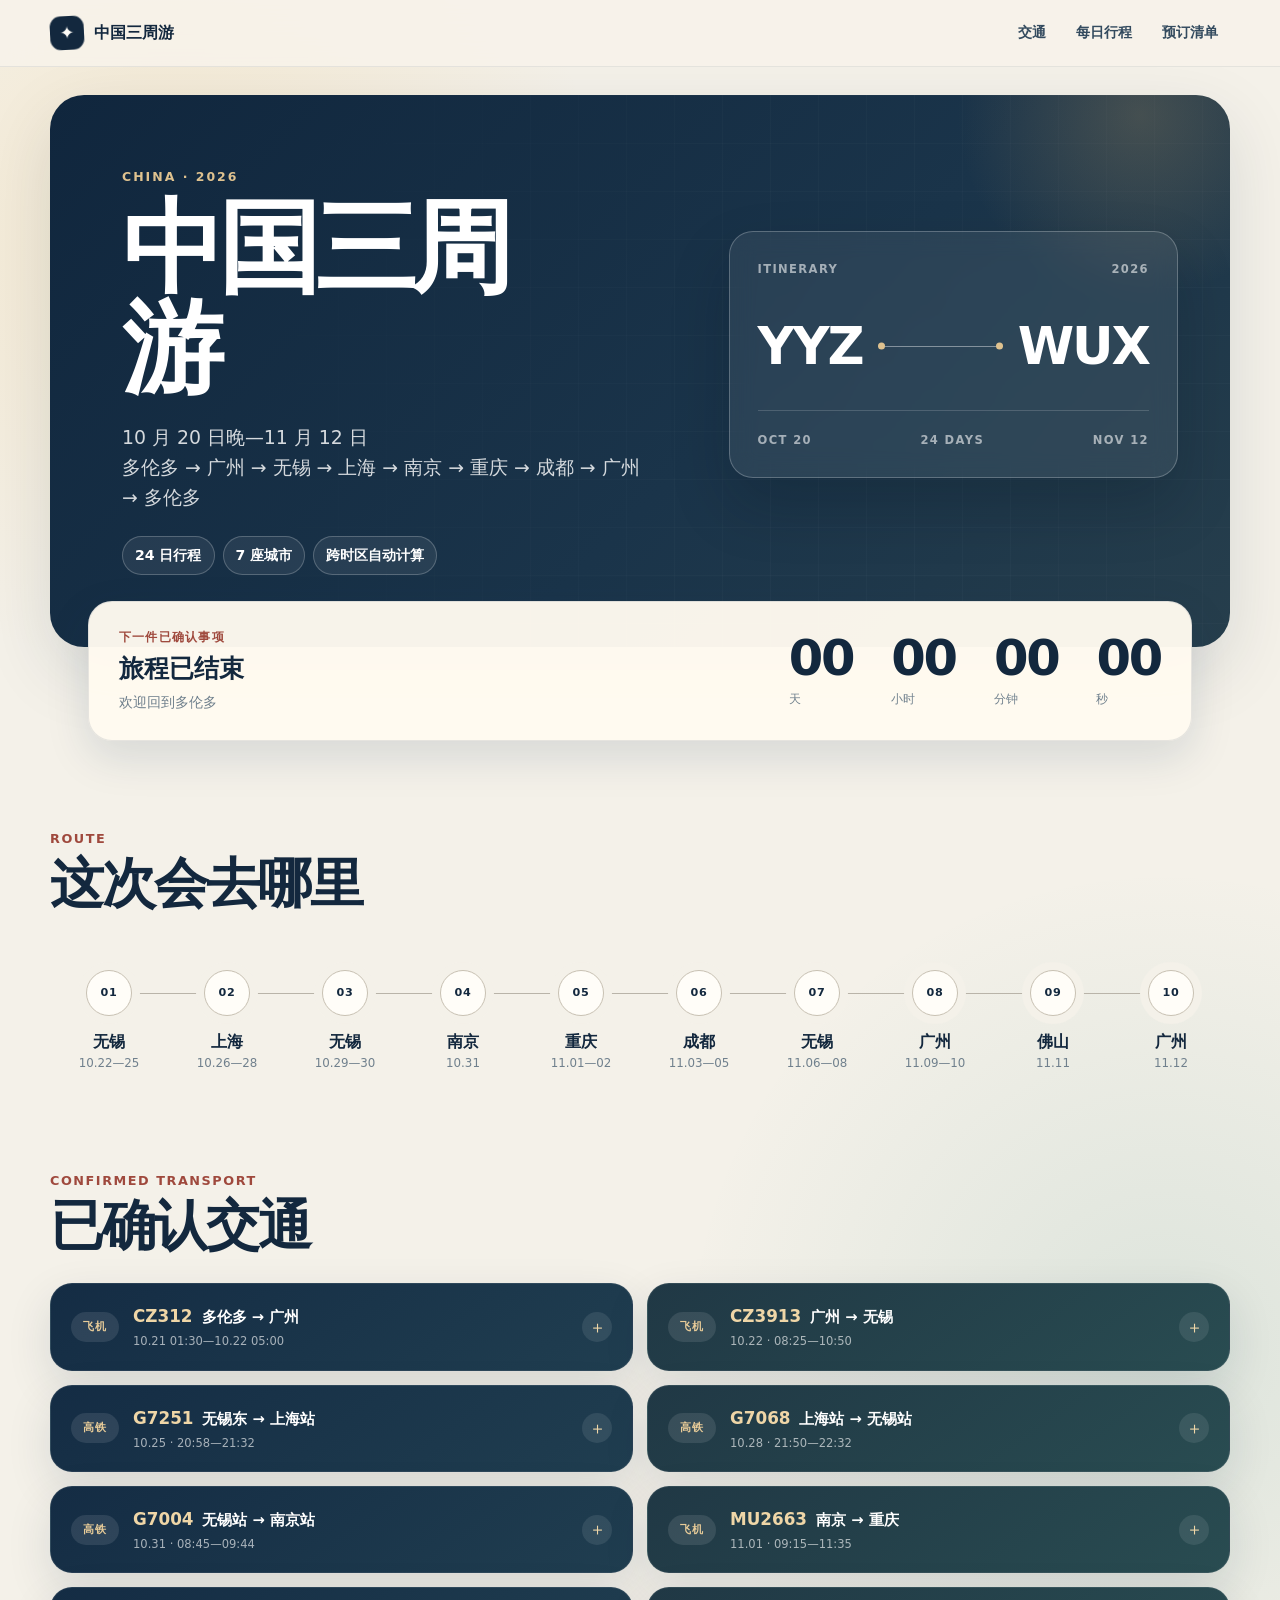
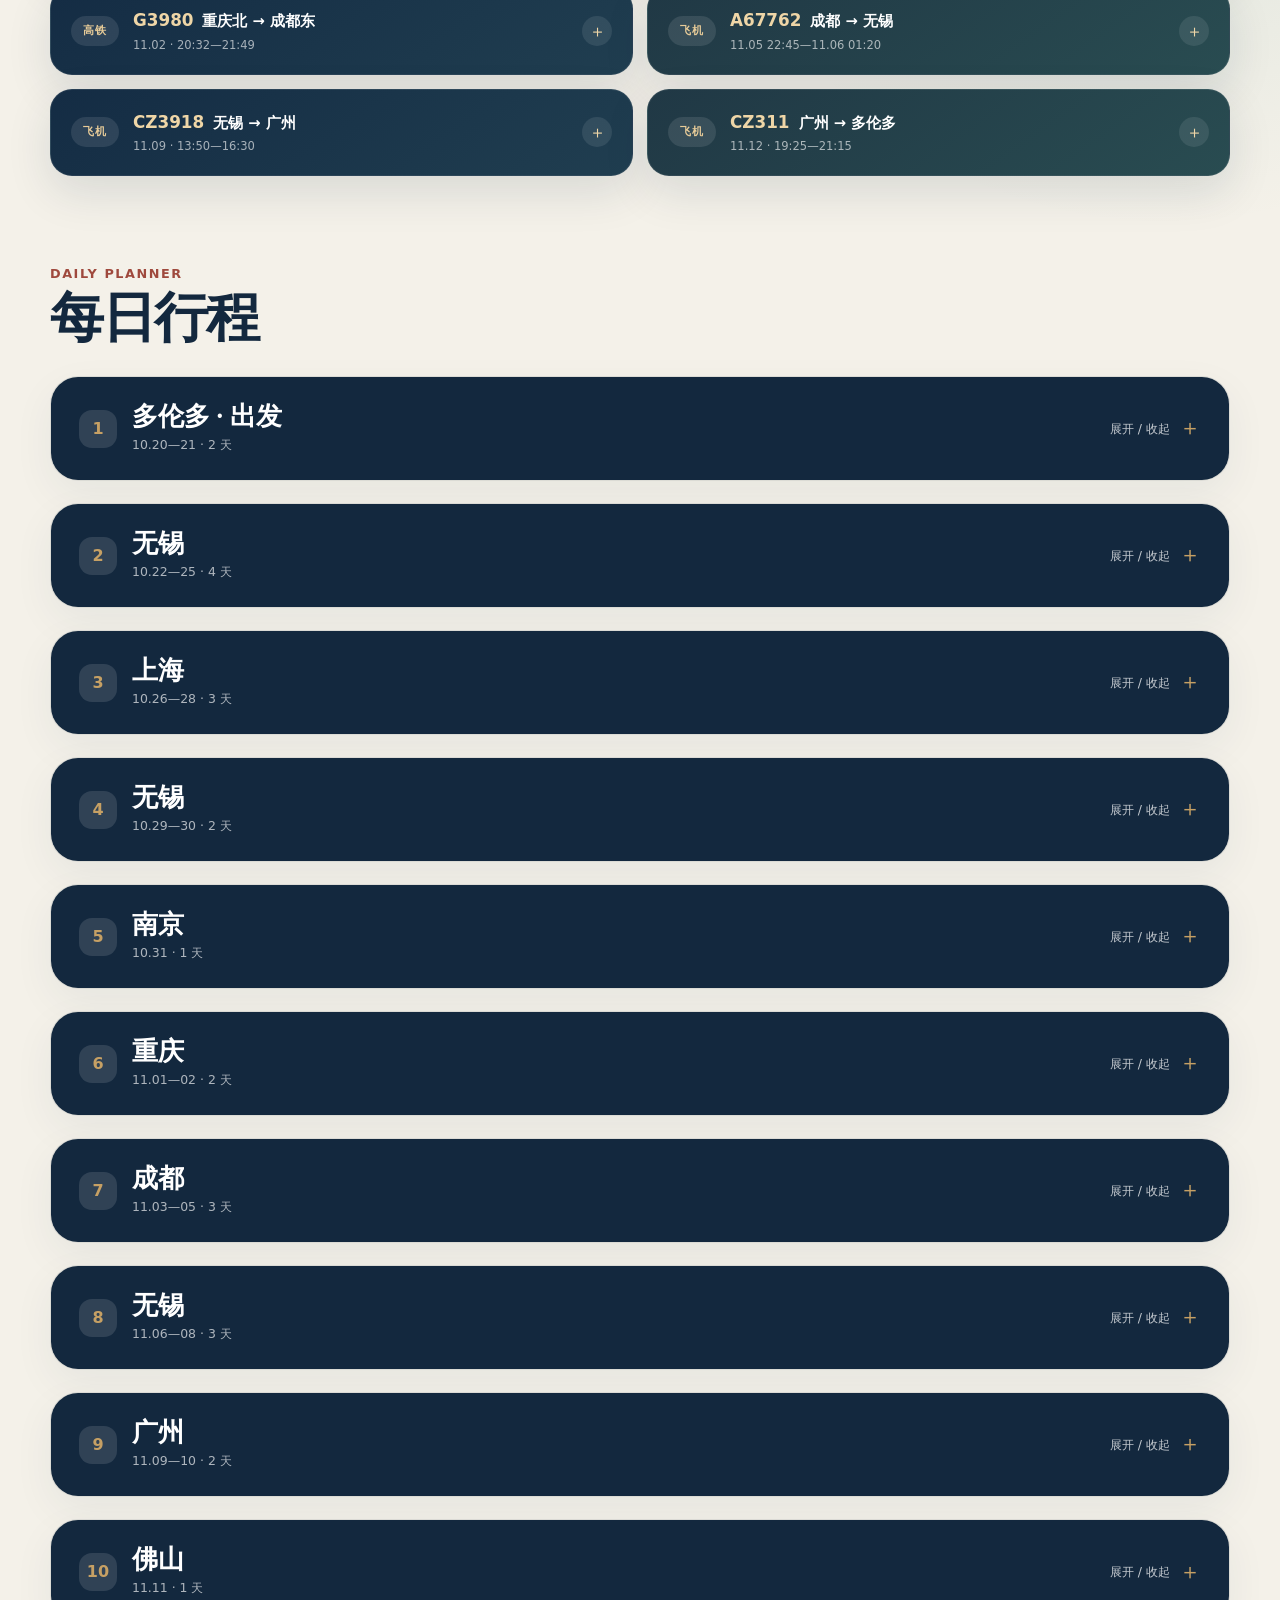
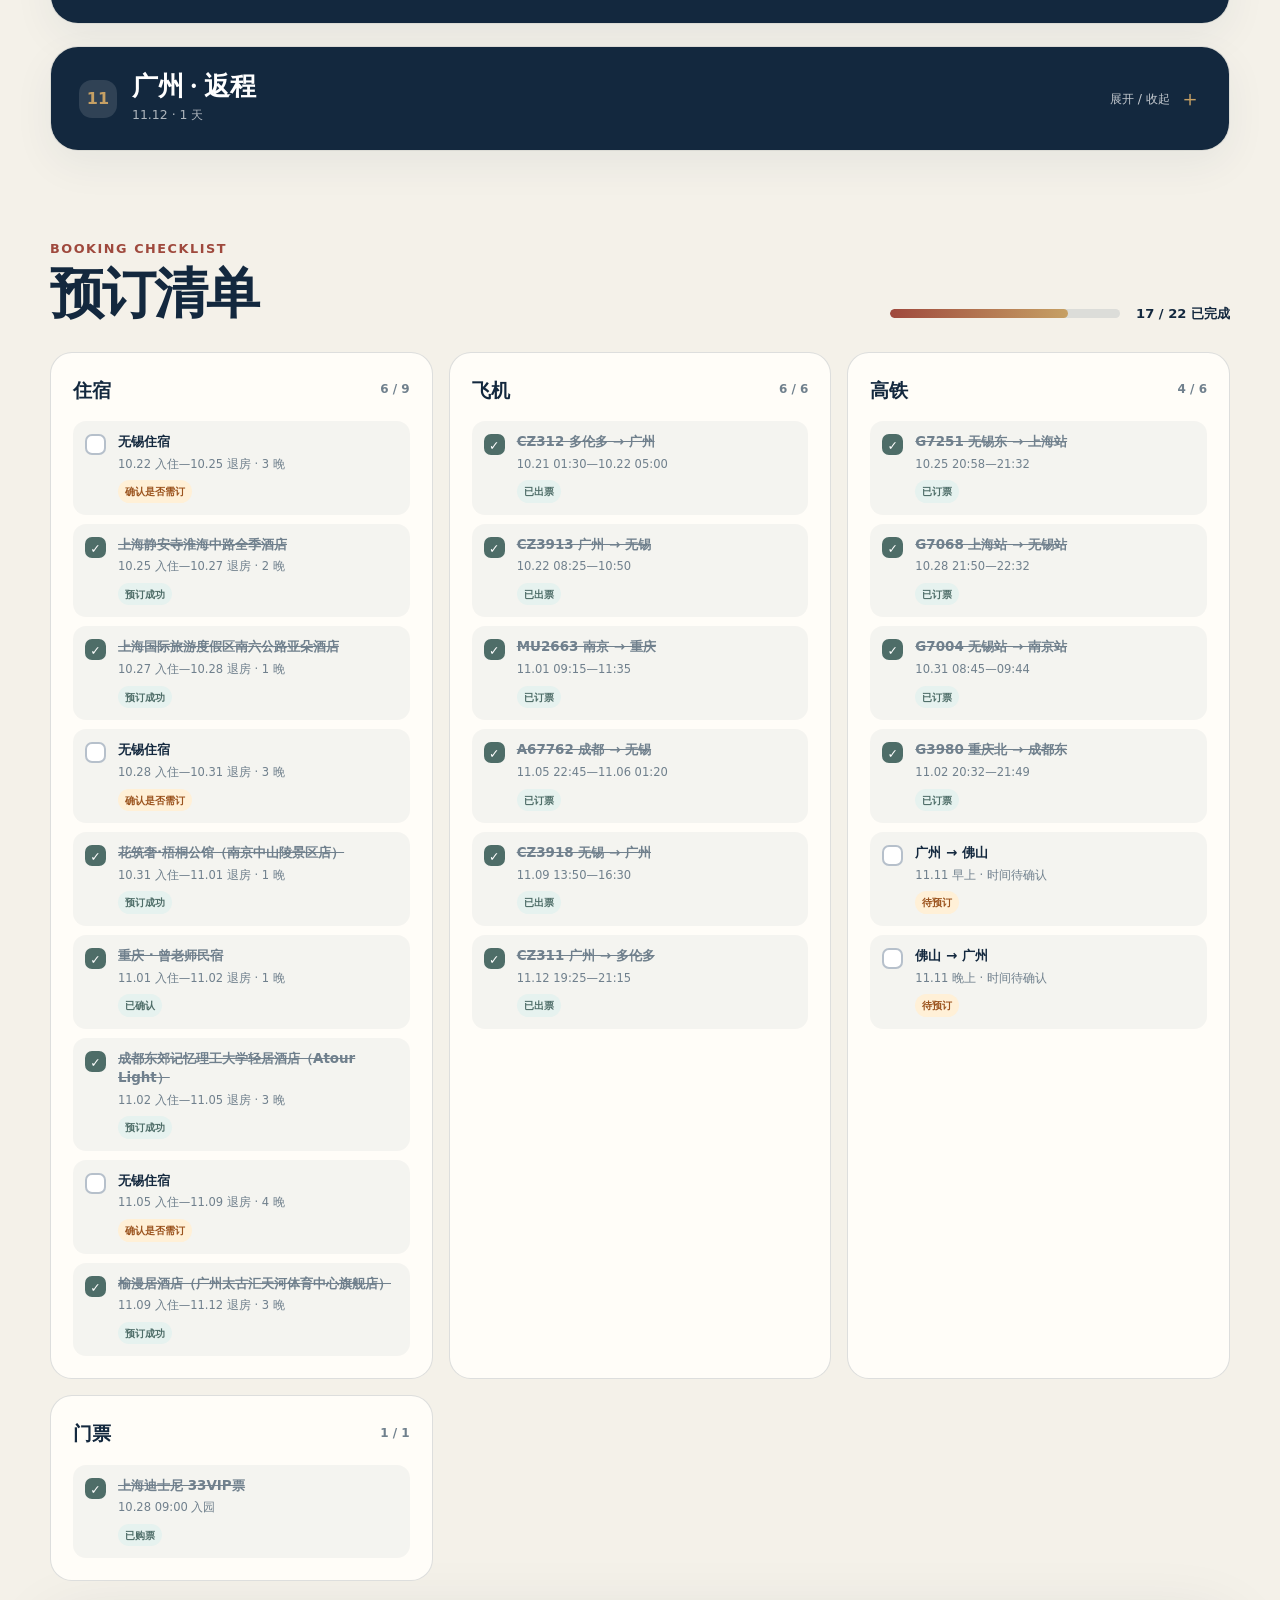
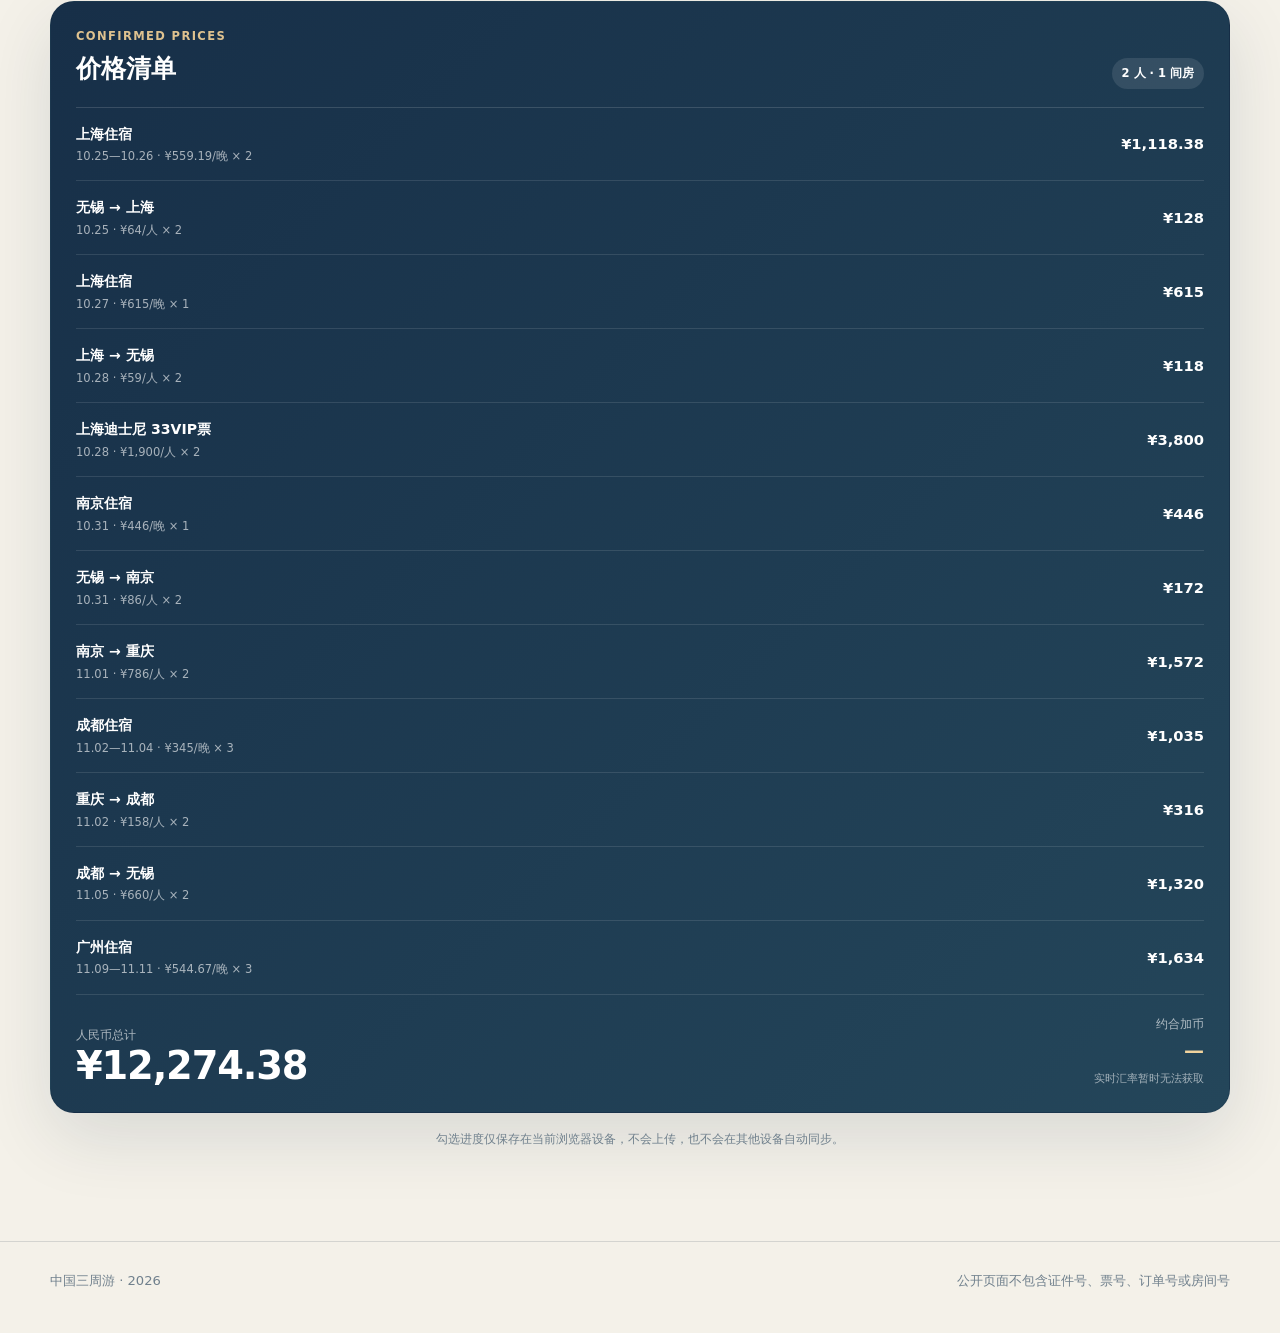
<file: index.html>
<!DOCTYPE html>

<html lang="zh-CN"><head><meta content="text/html; charset=utf-8" http-equiv="Content-Type"/>
<meta content="width=device-width, initial-scale=1, viewport-fit=cover" name="viewport"/>
<meta content="noindex,nofollow" name="robots"/>
<meta content="#102f55" name="theme-color"/>
<title>中国三周游 · 2026</title>
<meta content="2026 年 10 月至 11 月，多伦多往返中国的每日旅行行程与预订清单。" name="description"/>
<link href="data:image/svg+xml,%3Csvg xmlns='http://www.w3.org/2000/svg' viewBox='0 0 64 64'%3E%3Crect width='64' height='64' rx='16' fill='%23102f55'/%3E%3Cpath d='M13 39c14-2 24-9 36-24l4 3c-7 12-15 21-25 27l-3 9-4-1 1-7-9-2z' fill='%23f7c66a'/%3E%3Cpath d='m30 34-11-9 4-3 15 7z' fill='%23fff7e8'/%3E%3C/svg%3E" rel="icon" type="image/svg+xml"/>
<style>/* 原网页完整样式，未改变设计。 */
:root{--ink:#13283e;--ink-2:#344b5f;--paper:#f4f1e9;--paper-2:#fffdf8;--red:#9f493d;--gold:#c6a064;--jade:#4e6d68;--line:rgba(19,40,62,.14);--muted:#70808d;--white:#fff;--shadow:0 24px 70px rgba(19,40,62,.12);--radius:26px}
    *{box-sizing:border-box}html{scroll-behavior:smooth}body{margin:0;color:var(--ink);background:radial-gradient(circle at 14% 4%,rgba(240,187,84,.18),transparent 27rem),radial-gradient(circle at 91% 22%,rgba(47,130,122,.12),transparent 30rem),var(--paper);font-family:Inter,ui-sans-serif,system-ui,-apple-system,BlinkMacSystemFont,"Segoe UI","PingFang SC","Microsoft YaHei",sans-serif;font-size:16px;line-height:1.6;min-width:320px}a{color:inherit}button,a,input{-webkit-tap-highlight-color:transparent}.shell{width:min(1180px,calc(100% - 32px));margin:0 auto}
    .topbar{position:sticky;top:0;z-index:20;background:rgba(247,243,234,.86);backdrop-filter:blur(18px);border-bottom:1px solid rgba(16,47,85,.08)}.topbar-inner{min-height:66px;display:flex;align-items:center;justify-content:space-between;gap:20px}.brand{display:flex;align-items:center;gap:10px;font-weight:850;text-decoration:none}.brand-mark{width:34px;height:34px;border-radius:11px;display:grid;place-items:center;color:var(--paper-2);background:var(--ink);font-size:18px;transform:rotate(-3deg)}.topnav{display:flex;gap:6px}.topnav a{padding:8px 12px;border-radius:999px;color:var(--ink-2);text-decoration:none;font-size:.9rem;font-weight:750}.topnav a:hover,.topnav a:focus-visible{background:rgba(16,47,85,.08);outline:none}
    .hero{padding:28px 0 0}.hero-media{position:relative;min-height:445px;overflow:hidden;border-radius:34px;box-shadow:var(--shadow);background:linear-gradient(135deg,#10263d 0%,#1a344a 58%,#263e4c 100%);isolation:isolate;display:grid;grid-template-columns:minmax(0,1.15fr) minmax(300px,.85fr);align-items:center}.hero-media::before{content:"";position:absolute;inset:0;z-index:-1;opacity:.24;background-image:linear-gradient(rgba(255,255,255,.09) 1px,transparent 1px),linear-gradient(90deg,rgba(255,255,255,.09) 1px,transparent 1px);background-size:48px 48px;mask-image:linear-gradient(90deg,transparent 12%,#000 58%,#000)}.hero-media::after{content:"";position:absolute;width:380px;height:380px;right:-100px;top:-170px;z-index:-1;border-radius:50%;background:radial-gradient(circle,rgba(198,160,100,.24),transparent 68%)}.hero-copy{min-height:445px;padding:clamp(34px,6vw,72px);color:var(--white);display:flex;flex-direction:column;justify-content:center}.eyebrow{margin:0 0 12px;color:#dfc28f;text-transform:uppercase;letter-spacing:.16em;font-size:.78rem;font-weight:850}h1{margin:0;max-width:8ch;font-family:ui-serif,Georgia,"Songti SC",serif;font-size:clamp(3.1rem,8vw,6.4rem);line-height:.98;letter-spacing:-.055em}.hero-sub{margin:22px 0 0;font-size:clamp(1rem,2vw,1.18rem);color:rgba(255,255,255,.82)}.hero-tags{display:flex;flex-wrap:wrap;gap:8px;margin-top:24px}.hero-tag{border:1px solid rgba(255,255,255,.22);background:rgba(255,255,255,.07);padding:7px 12px;border-radius:999px;font-weight:700;font-size:.88rem}.hero-index{position:relative;margin:44px 52px 76px 0;padding:28px;border:1px solid rgba(255,255,255,.24);border-radius:24px;background:rgba(255,255,255,.07);color:var(--white);backdrop-filter:blur(12px);box-shadow:0 28px 60px rgba(3,15,26,.2)}.hero-index-head,.hero-index-meta{display:flex;align-items:center;justify-content:space-between;gap:14px;color:rgba(255,255,255,.58);font-size:.72rem;font-weight:800;letter-spacing:.12em}.hero-route-codes{display:grid;grid-template-columns:auto 1fr auto;align-items:center;gap:15px;margin:42px 0 38px}.hero-route-codes strong{font-size:clamp(1.7rem,4vw,3.2rem);line-height:1;letter-spacing:-.04em}.hero-route-codes i{position:relative;display:block;height:1px;background:rgba(255,255,255,.42)}.hero-route-codes i::before,.hero-route-codes i::after{content:"";position:absolute;top:50%;width:7px;height:7px;border-radius:50%;background:#dfc28f;transform:translateY(-50%)}.hero-route-codes i::before{left:0}.hero-route-codes i::after{right:0}.hero-index-meta{padding-top:20px;border-top:1px solid rgba(255,255,255,.16)}
    .count-wrap{position:relative;z-index:3;margin:-46px clamp(12px,3vw,38px) 0}.count-panel{padding:26px 30px;border:1px solid rgba(16,47,85,.1);border-radius:24px;background:rgba(255,250,240,.97);box-shadow:0 16px 44px rgba(16,47,85,.13);display:grid;grid-template-columns:minmax(230px,1.2fr) minmax(380px,1fr);align-items:center;gap:32px}.panel-label{margin:0 0 7px;color:var(--red);font-size:.77rem;font-weight:850;letter-spacing:.1em;text-transform:uppercase}.next-title{margin:0;font-size:1.55rem;line-height:1.25;font-family:inherit;letter-spacing:normal}.next-meta{margin:6px 0 0;color:var(--muted);font-size:.9rem}.countdown{display:flex;justify-content:flex-end;gap:clamp(15px,4vw,38px)}.count-unit{min-width:54px}.count-num{display:block;font-size:clamp(2rem,4vw,3.1rem);font-weight:900;line-height:1;letter-spacing:-.045em;font-variant-numeric:tabular-nums}.count-label{display:block;margin-top:6px;color:var(--muted);font-size:.72rem}
    .section{padding:88px 0 0;scroll-margin-top:76px}.section:last-of-type{padding-bottom:92px}.section-head{display:flex;align-items:end;justify-content:space-between;gap:24px;margin-bottom:28px}.section-kicker{margin:0 0 5px;color:var(--red);font-size:.8rem;font-weight:850;letter-spacing:.12em;text-transform:uppercase}h2{margin:0;font-family:ui-serif,Georgia,"Songti SC",serif;font-size:clamp(2rem,5vw,3.4rem);line-height:1.08;letter-spacing:-.035em}.section-note{margin:0;max-width:470px;color:var(--muted)}
    .route-line{position:relative;display:grid;grid-template-columns:repeat(10,1fr);gap:0;padding:28px 0 10px;overflow-x:auto;overscroll-behavior-x:contain;scrollbar-width:thin}.route-line::before{content:"";position:absolute;top:51px;left:5.5%;right:5.5%;height:1px;background:#b9b4a9}.route-stop{position:relative;z-index:1;min-width:108px;text-align:center;text-decoration:none}.route-dot{position:relative;z-index:1;width:46px;height:46px;aspect-ratio:1;display:grid;place-items:center;flex:0 0 46px;margin:0 auto 13px;border:1px solid #c8c1b3;border-radius:50%;background:var(--paper-2);color:var(--ink);box-shadow:0 0 0 8px var(--paper);font-size:.7rem;font-weight:900;letter-spacing:.06em;transition:transform .2s ease,background .2s ease,color .2s ease}.route-stop:hover .route-dot,.route-stop:focus-visible .route-dot{transform:translateY(-3px);background:var(--ink);color:var(--white)}.route-city{display:block;font-weight:850}.route-date{display:block;color:var(--muted);font-size:.74rem}
    .transport-list{display:grid;grid-template-columns:repeat(2,minmax(0,1fr));gap:14px}.transport-card{overflow:hidden;border:1px solid rgba(255,255,255,.08);border-radius:22px;background:linear-gradient(145deg,#142c44,#203e50);color:var(--white);box-shadow:0 16px 45px rgba(19,40,62,.12)}.transport-card:nth-child(even){background:linear-gradient(145deg,#203845,#294c51)}.transport-card>summary{list-style:none;cursor:pointer;display:grid;grid-template-columns:auto minmax(0,1fr) auto;align-items:center;gap:14px;padding:19px 20px}.transport-card>summary::-webkit-details-marker{display:none}.transport-card>summary:focus-visible{outline:3px solid var(--gold);outline-offset:-3px}.transport-mode{display:grid;place-items:center;min-width:48px;height:30px;padding:0 9px;border-radius:999px;background:rgba(255,255,255,.1);color:#e7cb98;font-size:.7rem;font-weight:850;letter-spacing:.06em}.transport-summary{min-width:0}.transport-heading{display:flex;align-items:baseline;gap:9px;min-width:0}.transport-number{flex:0 0 auto;color:#efd6a7;font-size:1.05rem;font-weight:900}.transport-route{overflow:hidden;text-overflow:ellipsis;white-space:nowrap;font-size:.92rem;font-weight:800}.transport-when{display:block;margin-top:2px;color:rgba(255,255,255,.62);font-size:.72rem}.transport-toggle{width:30px;height:30px;display:grid;place-items:center;border-radius:50%;background:rgba(255,255,255,.09);color:#efd6a7}.transport-toggle::after{content:"＋";font-size:1.05rem}.transport-card[open] .transport-toggle::after{content:"−"}.transport-detail{padding:0 20px 20px}.transport-route-detail{display:grid;grid-template-columns:minmax(0,1fr) auto minmax(0,1fr);align-items:center;gap:14px;padding-top:18px;border-top:1px solid rgba(255,255,255,.13)}.transport-point.end{text-align:right}.transport-point-label{display:block;color:rgba(255,255,255,.56);font-size:.66rem;font-weight:800}.transport-point strong{display:block;margin-top:3px;font-size:1.18rem;font-variant-numeric:tabular-nums}.transport-place{display:block;margin-top:3px;color:rgba(255,255,255,.75);font-size:.74rem;line-height:1.35}.transport-arrow{color:#e7cb98}.transport-meta{display:flex;flex-wrap:wrap;gap:8px 18px;margin-top:14px}.transport-platform,.transport-seat{margin:0;color:rgba(255,255,255,.58);font-size:.7rem}.transport-seat{color:#efd6a7;font-weight:850}
    .city-list{display:grid;gap:22px}.city-block{overflow:hidden;border:1px solid var(--line);border-radius:28px;background:rgba(255,250,240,.8);box-shadow:0 14px 42px rgba(16,47,85,.06)}.city-block>summary{list-style:none;cursor:pointer;display:flex;align-items:center;justify-content:space-between;gap:20px;padding:25px 28px;background:var(--ink);color:var(--white)}.city-block>summary::-webkit-details-marker{display:none}.city-block>summary:focus-visible{outline:3px solid var(--gold);outline-offset:-3px}.city-heading{display:flex;align-items:center;gap:15px}.city-order{width:38px;height:38px;display:grid;place-items:center;border-radius:13px;background:rgba(255,255,255,.12);color:var(--gold);font-weight:900}.city-title{margin:0;font-family:ui-serif,Georgia,"Songti SC",serif;font-size:1.65rem;line-height:1.1}.city-range{display:block;margin-top:4px;color:rgba(255,255,255,.66);font-size:.78rem}.city-toggle{display:flex;align-items:center;gap:9px;color:rgba(255,255,255,.75);font-size:.78rem}.city-toggle::after{content:"＋";font-size:1.35rem;color:var(--gold)}.city-block[open] .city-toggle::after{content:"−"}.city-body{padding:22px}.days-grid{display:grid;grid-template-columns:repeat(2,minmax(0,1fr));gap:15px}.day-card{min-width:0;padding:20px;border:1px solid var(--line);border-radius:20px;background:var(--paper-2)}.day-head{display:flex;align-items:flex-start;justify-content:space-between;gap:16px;padding-bottom:14px;border-bottom:1px solid var(--line)}.day-date{margin:0;font-size:1.18rem;line-height:1.25}.day-location{padding:4px 8px;border-radius:999px;background:rgba(47,130,122,.1);color:var(--jade);font-size:.7rem;font-weight:800}.day-slots{display:grid;gap:8px;margin-top:14px}.slot{display:grid;grid-template-columns:62px 1fr;align-items:center;gap:10px;min-height:47px;padding:9px 10px;border-radius:13px;background:rgba(16,47,85,.045)}.slot.meal{background:#fff2d8}.slot.event{background:#e8f4f1}.slot.confirmed{background:#e8eef5}.slot-time{color:var(--muted);font-size:.75rem;font-weight:850;font-variant-numeric:tabular-nums}.slot.meal .slot-time{color:#9b691e}.slot.event .slot-time{color:var(--jade)}.slot.confirmed .slot-time{color:var(--ink)}.slot-title{min-width:0;font-size:.86rem}.slot-title small{display:block;color:var(--muted);font-size:.72rem;line-height:1.35}.slot.empty .slot-title{color:#9aa5ae}
    .check-progress{display:flex;align-items:center;gap:16px;min-width:min(100%,340px)}.progress-track{flex:1;height:9px;overflow:hidden;border-radius:999px;background:rgba(16,47,85,.1)}.progress-fill{display:block;width:0;height:100%;border-radius:inherit;background:linear-gradient(90deg,var(--red),var(--gold));transition:width .2s ease}.progress-text{font-size:.82rem;font-weight:850;white-space:nowrap}.booking-grid{display:grid;grid-template-columns:repeat(3,minmax(0,1fr));gap:16px}.booking-group{padding:22px;border:1px solid var(--line);border-radius:22px;background:var(--paper-2)}.booking-group-head{display:flex;align-items:center;justify-content:space-between;gap:12px;margin-bottom:16px}.booking-group h3{margin:0;font-size:1.18rem}.group-count{color:var(--muted);font-size:.75rem;font-weight:800}.check-list{display:grid;gap:9px}.check-item{position:relative;display:grid;grid-template-columns:22px 1fr;gap:11px;align-items:start;padding:12px;border-radius:13px;background:rgba(16,47,85,.045);cursor:pointer}.check-item:hover{background:rgba(16,47,85,.075)}.check-item input{position:absolute;opacity:0;pointer-events:none}.fake-check{width:21px;height:21px;margin-top:1px;border:2px solid rgba(16,47,85,.3);border-radius:7px;background:var(--white);display:grid;place-items:center}.check-item input:focus-visible+.fake-check{outline:3px solid rgba(198,64,47,.25);outline-offset:2px}.check-item input:checked+.fake-check{border-color:var(--jade);background:var(--jade)}.check-item input:checked+.fake-check::after{content:"✓";color:var(--white);font-size:.78rem;font-weight:900}.check-copy strong{display:block;font-size:.84rem;line-height:1.4}.check-copy span{display:block;margin-top:3px;color:var(--muted);font-size:.72rem}.check-item:has(input:checked) .check-copy strong{text-decoration:line-through;color:var(--muted)}.check-badge{display:inline-flex!important;align-items:center;gap:5px;width:max-content;margin-top:7px!important;padding:3px 7px;border-radius:999px;background:#fff0d7;color:#9b531e!important;font-size:.65rem!important;font-weight:850}.check-badge.confirmed{background:#e9e8f7;color:#5d5687!important}.check-badge.confirmed::before{content:"";width:5px;height:5px;border-radius:50%;background:#756ca6}.check-badge.done{background:#e6f2ef;color:var(--jade)!important}.check-badge.done::before{display:none}.cost-summary{margin-top:20px;padding:25px;border:1px solid rgba(19,40,62,.16);border-radius:24px;background:linear-gradient(135deg,#172f48,#24465a);color:var(--white);box-shadow:var(--shadow)}.cost-head{display:flex;align-items:end;justify-content:space-between;gap:24px;padding-bottom:18px;border-bottom:1px solid rgba(255,255,255,.14)}.cost-kicker{margin:0 0 3px;color:#dfc28f;font-size:.72rem;font-weight:850;letter-spacing:.12em;text-transform:uppercase}.cost-head h3{margin:0;font-family:ui-serif,Georgia,"Songti SC",serif;font-size:1.55rem}.cost-people{padding:6px 10px;border-radius:999px;background:rgba(255,255,255,.1);font-size:.72rem;font-weight:850;white-space:nowrap}.cost-list{display:grid;gap:0}.cost-row{display:grid;grid-template-columns:minmax(0,1fr) auto;align-items:center;gap:18px;padding:15px 0;border-bottom:1px solid rgba(255,255,255,.11)}.cost-name strong{display:block;font-size:.88rem}.cost-name span{display:block;margin-top:2px;color:rgba(255,255,255,.62);font-size:.72rem}.cost-two{font-size:.92rem;font-weight:900;font-variant-numeric:tabular-nums;white-space:nowrap}.cost-total{display:flex;align-items:end;justify-content:space-between;gap:24px;padding-top:20px}.cost-total-label{display:block;color:rgba(255,255,255,.64);font-size:.74rem}.cost-total-cny{display:block;font-size:clamp(1.7rem,4vw,2.4rem);line-height:1.1;font-weight:900;letter-spacing:-.03em}.cost-cad{text-align:right}.cost-total-cad{display:block;color:#f1d39d;font-size:1.25rem;font-weight:900}.exchange-note{display:block;margin-top:4px;color:rgba(255,255,255,.58);font-size:.68rem}.storage-note{margin:16px 0 0;color:var(--muted);font-size:.78rem;text-align:center}
    footer{border-top:1px solid var(--line);padding:28px 0 42px;color:var(--muted);font-size:.82rem}.footer-inner{display:flex;align-items:center;justify-content:space-between;gap:18px}
    @media(max-width:940px){.count-panel{grid-template-columns:1fr}.countdown{justify-content:flex-start}.days-grid{grid-template-columns:1fr}.booking-grid{grid-template-columns:1fr 1fr}.route-line{grid-template-columns:repeat(10,112px);padding-inline:4px 18px;scroll-snap-type:x proximity;scrollbar-width:none}.route-line::-webkit-scrollbar{display:none}.route-line::before{display:none}.route-stop{scroll-snap-align:start}.route-stop:not(:last-child)::after{content:"";position:absolute;z-index:0;top:23px;left:calc(50% + 23px);width:66px;height:1px;background:#b9b4a9}}
    @media(max-width:680px){.shell{width:min(100% - 22px,1180px)}.brand>span:last-child{display:none}.topnav a{padding:7px 9px;font-size:.78rem}.hero{padding-top:10px}.hero-media{min-height:0;border-radius:24px;grid-template-columns:1fr}.hero-copy{min-height:auto;padding:45px 25px 28px}h1{max-width:none;font-size:clamp(3.25rem,18vw,5rem)}.hero-index{margin:0 25px 126px;padding:22px}.hero-route-codes{margin:28px 0}.count-wrap{margin-top:-105px;padding:0 9px}.count-panel{padding:20px;gap:20px}.next-title{font-size:1.25rem}.countdown{gap:clamp(13px,6vw,25px)}.count-unit{min-width:42px}.count-num{font-size:clamp(1.75rem,9vw,2.5rem)}.section{padding-top:68px}.section-head{align-items:flex-start;flex-direction:column;gap:12px}.transport-list{grid-template-columns:1fr}.transport-card>summary{padding:16px;gap:10px}.transport-mode{min-width:42px;padding:0 7px}.transport-heading{display:block}.transport-route{display:block;margin-top:1px;font-size:.84rem}.transport-detail{padding:0 16px 16px}.transport-route-detail{gap:9px}.transport-place{font-size:.69rem}.city-block>summary{padding:20px}.city-body{padding:12px}.day-card{padding:16px}.slot{grid-template-columns:54px 1fr}.booking-grid{grid-template-columns:1fr}.check-progress{width:100%}.cost-summary{padding:20px}.cost-row{gap:8px 12px}.cost-total{align-items:flex-start;flex-direction:column}.cost-cad{text-align:left}.footer-inner{align-items:flex-start;flex-direction:column}}
    @media(prefers-reduced-motion:reduce){html{scroll-behavior:auto}*,*::before,*::after{transition:none!important}}
</style>
</head>
<body>
<header class="topbar"><div class="shell topbar-inner"><a aria-label="回到首页" class="brand" href="#top"><span aria-hidden="true" class="brand-mark">✦</span><span>中国三周游</span></a><nav aria-label="页面导航" class="topnav"><a href="#transport">交通</a><a href="#itinerary">每日行程</a><a href="#booking">预订清单</a></nav></div></header>
<main id="top">
<section aria-labelledby="trip-title" class="hero shell">
<div class="hero-media"><div class="hero-copy"><p class="eyebrow">China · 2026</p><h1 id="trip-title">中国三周游</h1><p class="hero-sub">10 月 20 日晚—11 月 12 日<br/>多伦多 → 广州 → 无锡 → 上海 → 南京 → 重庆 → 成都 → 广州 → 多伦多</p><div class="hero-tags"><span class="hero-tag">24 日行程</span><span class="hero-tag">7 座城市</span><span class="hero-tag">跨时区自动计算</span></div></div><div aria-hidden="true" class="hero-index"><div class="hero-index-head"><span>ITINERARY</span><span>2026</span></div><div class="hero-route-codes"><strong>YYZ</strong><i></i><strong>WUX</strong></div><div class="hero-index-meta"><span>OCT 20</span><span>24 DAYS</span><span>NOV 12</span></div></div></div>
<div class="count-wrap"><section aria-live="polite" class="count-panel"><div><p class="panel-label">下一件已确认事项</p><h2 class="next-title" id="next-title">CZ312 多伦多起飞</h2><p class="next-meta" id="next-meta">多伦多 → 广州 · 10 月 21 日 01:30 · 多伦多时间</p></div><div class="countdown" id="main-countdown"><span class="count-unit"><b class="count-num" data-unit="days">0</b><span class="count-label">天</span></span><span class="count-unit"><b class="count-num" data-unit="hours">11</b><span class="count-label">小时</span></span><span class="count-unit"><b class="count-num" data-unit="minutes">36</b><span class="count-label">分钟</span></span><span class="count-unit"><b class="count-num" data-unit="seconds">55</b><span class="count-label">秒</span></span></div></section></div>
</section>
<section aria-labelledby="route-title" class="section shell"><div class="section-head"><div><p class="section-kicker">Route</p><h2 id="route-title">这次会去哪里</h2></div></div><div class="route-line"><a class="route-stop" href="#city-wuxi-1"><span class="route-dot">01</span><span class="route-city">无锡</span><span class="route-date">10.22—25</span></a><a class="route-stop" href="#city-shanghai"><span class="route-dot">02</span><span class="route-city">上海</span><span class="route-date">10.26—28</span></a><a class="route-stop" href="#city-wuxi-2"><span class="route-dot">03</span><span class="route-city">无锡</span><span class="route-date">10.29—30</span></a><a class="route-stop" href="#city-nanjing"><span class="route-dot">04</span><span class="route-city">南京</span><span class="route-date">10.31</span></a><a class="route-stop" href="#city-chongqing"><span class="route-dot">05</span><span class="route-city">重庆</span><span class="route-date">11.01—02</span></a><a class="route-stop" href="#city-chengdu"><span class="route-dot">06</span><span class="route-city">成都</span><span class="route-date">11.03—05</span></a><a class="route-stop" href="#city-wuxi-3"><span class="route-dot">07</span><span class="route-city">无锡</span><span class="route-date">11.06—08</span></a><a class="route-stop" href="#city-guangzhou-1"><span class="route-dot">08</span><span class="route-city">广州</span><span class="route-date">11.09—10</span></a><a class="route-stop" href="#city-foshan"><span class="route-dot">09</span><span class="route-city">佛山</span><span class="route-date">11.11</span></a><a class="route-stop" href="#city-guangzhou-2"><span class="route-dot">10</span><span class="route-city">广州</span><span class="route-date">11.12</span></a></div></section>
<section aria-labelledby="transport-title" class="section shell" id="transport"><div class="section-head"><div><p class="section-kicker">Confirmed transport</p><h2 id="transport-title">已确认交通</h2></div></div><div class="transport-list" id="confirmed-transport"><details class="transport-card"><summary><span class="transport-mode">飞机</span><span class="transport-summary"><span class="transport-heading"><strong class="transport-number">CZ312</strong><span class="transport-route">多伦多 → 广州</span></span><span class="transport-when">10.21 01:30—10.22 05:00</span></span><span aria-hidden="true" class="transport-toggle"></span></summary><div class="transport-detail"><div class="transport-route-detail"><div class="transport-point"><span class="transport-point-label">出发 · 多伦多时间</span><strong>01:30</strong><span class="transport-place">10.21 · 多伦多皮尔逊机场 T3</span></div><span aria-hidden="true" class="transport-arrow">→</span><div class="transport-point end"><span class="transport-point-label">抵达 · 中国时间</span><strong>05:00</strong><span class="transport-place">10.22 · 广州白云机场 T2</span></div></div><div class="transport-meta"><p class="transport-platform">预订平台 · 待补充</p></div></div></details><details class="transport-card"><summary><span class="transport-mode">飞机</span><span class="transport-summary"><span class="transport-heading"><strong class="transport-number">CZ3913</strong><span class="transport-route">广州 → 无锡</span></span><span class="transport-when">10.22 · 08:25—10:50</span></span><span aria-hidden="true" class="transport-toggle"></span></summary><div class="transport-detail"><div class="transport-route-detail"><div class="transport-point"><span class="transport-point-label">出发 · 中国时间</span><strong>08:25</strong><span class="transport-place">10.22 · 广州白云机场 T2</span></div><span aria-hidden="true" class="transport-arrow">→</span><div class="transport-point end"><span class="transport-point-label">抵达 · 中国时间</span><strong>10:50</strong><span class="transport-place">10.22 · 无锡硕放机场</span></div></div><div class="transport-meta"><p class="transport-platform">预订平台 · 待补充</p><p class="transport-seat">座位 · 34H / 34J</p></div></div></details><details class="transport-card"><summary><span class="transport-mode">高铁</span><span class="transport-summary"><span class="transport-heading"><strong class="transport-number">G7251</strong><span class="transport-route">无锡东 → 上海站</span></span><span class="transport-when">10.25 · 20:58—21:32</span></span><span aria-hidden="true" class="transport-toggle"></span></summary><div class="transport-detail"><div class="transport-route-detail"><div class="transport-point"><span class="transport-point-label">出发 · 中国时间</span><strong>20:58</strong><span class="transport-place">10.25 · 无锡东站</span></div><span aria-hidden="true" class="transport-arrow">→</span><div class="transport-point end"><span class="transport-point-label">抵达 · 中国时间</span><strong>21:32</strong><span class="transport-place">10.25 · 上海站</span></div></div><div class="transport-meta"><p class="transport-platform">预订平台 · 携程</p><p class="transport-seat">座位 · 08车厢 · 05D / 05F</p></div></div></details><details class="transport-card"><summary><span class="transport-mode">高铁</span><span class="transport-summary"><span class="transport-heading"><strong class="transport-number">G7068</strong><span class="transport-route">上海站 → 无锡站</span></span><span class="transport-when">10.28 · 21:50—22:32</span></span><span aria-hidden="true" class="transport-toggle"></span></summary><div class="transport-detail"><div class="transport-route-detail"><div class="transport-point"><span class="transport-point-label">出发 · 中国时间</span><strong>21:50</strong><span class="transport-place">10.28 · 上海站</span></div><span aria-hidden="true" class="transport-arrow">→</span><div class="transport-point end"><span class="transport-point-label">抵达 · 中国时间</span><strong>22:32</strong><span class="transport-place">10.28 · 无锡站</span></div></div><div class="transport-meta"><p class="transport-platform">预订平台 · 携程</p><p class="transport-seat">座位 · 02车厢 · 03A / 03B</p></div></div></details><details class="transport-card"><summary><span class="transport-mode">高铁</span><span class="transport-summary"><span class="transport-heading"><strong class="transport-number">G7004</strong><span class="transport-route">无锡站 → 南京站</span></span><span class="transport-when">10.31 · 08:45—09:44</span></span><span aria-hidden="true" class="transport-toggle"></span></summary><div class="transport-detail"><div class="transport-route-detail"><div class="transport-point"><span class="transport-point-label">出发 · 中国时间</span><strong>08:45</strong><span class="transport-place">10.31 · 无锡站</span></div><span aria-hidden="true" class="transport-arrow">→</span><div class="transport-point end"><span class="transport-point-label">抵达 · 中国时间</span><strong>09:44</strong><span class="transport-place">10.31 · 南京站</span></div></div><div class="transport-meta"><p class="transport-platform">预订平台 · 携程</p><p class="transport-seat">座位 · 06车厢 · 06A / 06B</p></div></div></details><details class="transport-card"><summary><span class="transport-mode">飞机</span><span class="transport-summary"><span class="transport-heading"><strong class="transport-number">MU2663</strong><span class="transport-route">南京 → 重庆</span></span><span class="transport-when">11.01 · 09:15—11:35</span></span><span aria-hidden="true" class="transport-toggle"></span></summary><div class="transport-detail"><div class="transport-route-detail"><div class="transport-point"><span class="transport-point-label">出发 · 中国时间</span><strong>09:15</strong><span class="transport-place">11.01 · 南京禄口机场</span></div><span aria-hidden="true" class="transport-arrow">→</span><div class="transport-point end"><span class="transport-point-label">抵达 · 中国时间</span><strong>11:35</strong><span class="transport-place">11.01 · 重庆江北机场</span></div></div><div class="transport-meta"><p class="transport-platform">预订平台 · 携程</p><p class="transport-seat">座位 · 34C / 34J</p></div></div></details><details class="transport-card"><summary><span class="transport-mode">高铁</span><span class="transport-summary"><span class="transport-heading"><strong class="transport-number">G3980</strong><span class="transport-route">重庆北 → 成都东</span></span><span class="transport-when">11.02 · 20:32—21:49</span></span><span aria-hidden="true" class="transport-toggle"></span></summary><div class="transport-detail"><div class="transport-route-detail"><div class="transport-point"><span class="transport-point-label">出发 · 中国时间</span><strong>20:32</strong><span class="transport-place">11.02 · 重庆北站</span></div><span aria-hidden="true" class="transport-arrow">→</span><div class="transport-point end"><span class="transport-point-label">抵达 · 中国时间</span><strong>21:49</strong><span class="transport-place">11.02 · 成都东站</span></div></div><div class="transport-meta"><p class="transport-platform">预订平台 · 携程</p><p class="transport-seat">座位 · 07车厢 · 12C / 12D</p></div></div></details><details class="transport-card"><summary><span class="transport-mode">飞机</span><span class="transport-summary"><span class="transport-heading"><strong class="transport-number">A67762</strong><span class="transport-route">成都 → 无锡</span></span><span class="transport-when">11.05 22:45—11.06 01:20</span></span><span aria-hidden="true" class="transport-toggle"></span></summary><div class="transport-detail"><div class="transport-route-detail"><div class="transport-point"><span class="transport-point-label">出发 · 中国时间</span><strong>22:45</strong><span class="transport-place">11.05 · 成都天府机场</span></div><span aria-hidden="true" class="transport-arrow">→</span><div class="transport-point end"><span class="transport-point-label">抵达 · 中国时间</span><strong>01:20</strong><span class="transport-place">11.06 · 无锡硕放机场</span></div></div><div class="transport-meta"><p class="transport-platform">预订平台 · 携程</p></div></div></details><details class="transport-card"><summary><span class="transport-mode">飞机</span><span class="transport-summary"><span class="transport-heading"><strong class="transport-number">CZ3918</strong><span class="transport-route">无锡 → 广州</span></span><span class="transport-when">11.09 · 13:50—16:30</span></span><span aria-hidden="true" class="transport-toggle"></span></summary><div class="transport-detail"><div class="transport-route-detail"><div class="transport-point"><span class="transport-point-label">出发 · 中国时间</span><strong>13:50</strong><span class="transport-place">11.09 · 无锡硕放机场</span></div><span aria-hidden="true" class="transport-arrow">→</span><div class="transport-point end"><span class="transport-point-label">抵达 · 中国时间</span><strong>16:30</strong><span class="transport-place">11.09 · 广州白云机场 T2</span></div></div><div class="transport-meta"><p class="transport-platform">预订平台 · 待补充</p><p class="transport-seat">座位 · 31J / 31K</p></div></div></details><details class="transport-card"><summary><span class="transport-mode">飞机</span><span class="transport-summary"><span class="transport-heading"><strong class="transport-number">CZ311</strong><span class="transport-route">广州 → 多伦多</span></span><span class="transport-when">11.12 · 19:25—21:15</span></span><span aria-hidden="true" class="transport-toggle"></span></summary><div class="transport-detail"><div class="transport-route-detail"><div class="transport-point"><span class="transport-point-label">出发 · 中国时间</span><strong>19:25</strong><span class="transport-place">11.12 · 广州白云机场 T2</span></div><span aria-hidden="true" class="transport-arrow">→</span><div class="transport-point end"><span class="transport-point-label">抵达 · 多伦多时间</span><strong>21:15</strong><span class="transport-place">11.12 · 多伦多皮尔逊机场 T3</span></div></div><div class="transport-meta"><p class="transport-platform">预订平台 · 待补充</p></div></div></details></div></section>
<section aria-labelledby="itinerary-title" class="section shell" id="itinerary"><div class="section-head"><div><p class="section-kicker">Daily planner</p><h2 id="itinerary-title">每日行程</h2></div></div><div class="city-list" id="city-itinerary"><details class="city-block" id="city-toronto-depart"><summary><div class="city-heading"><span class="city-order">1</span><div><h3 class="city-title">多伦多 · 出发</h3><span class="city-range">10.20—21 · 2 天</span></div></div><span class="city-toggle">展开 / 收起</span></summary><div class="city-body"><div class="days-grid"><article class="day-card"><header class="day-head"><h4 class="day-date">10月20日周二</h4><span class="day-location">多伦多</span></header><div class="day-slots"><div class="slot confirmed"><span class="slot-time">22:30</span><span class="slot-title">抵达多伦多皮尔逊机场 T3</span></div></div></article><article class="day-card"><header class="day-head"><h4 class="day-date">10月21日周三</h4><span class="day-location">飞行日</span></header><div class="day-slots"><div class="slot confirmed"><span class="slot-time">01:30</span><span class="slot-title">CZ312 · 多伦多皮尔逊机场 T3<small>预订平台待补充</small></span></div></div></article></div></div></details><details class="city-block" id="city-wuxi-1"><summary><div class="city-heading"><span class="city-order">2</span><div><h3 class="city-title">无锡</h3><span class="city-range">10.22—25 · 4 天</span></div></div><span class="city-toggle">展开 / 收起</span></summary><div class="city-body"><div class="days-grid"><article class="day-card"><header class="day-head"><h4 class="day-date">10月22日周四</h4><span class="day-location">广州转机 → 无锡</span></header><div class="day-slots"><div class="slot confirmed"><span class="slot-time">05:00</span><span class="slot-title">CZ312 · 广州白云机场 T2<small>预订平台待补充</small></span></div><div class="slot event"><span class="slot-time">早餐</span><span class="slot-title">机场解决<small>广州白云机场转机期间</small></span></div><div class="slot confirmed"><span class="slot-time">08:25</span><span class="slot-title">CZ3913 · 广州白云机场 T2<small>预订平台待补充</small></span></div><div class="slot confirmed"><span class="slot-time">10:50</span><span class="slot-title">CZ3913 · 无锡硕放机场<small>预订平台待补充</small></span></div><div class="slot meal empty"><span class="slot-time">午餐</span><span class="slot-title">待安排</span></div><div class="slot event"><span class="slot-time">15:30</span><span class="slot-title">双眼皮面诊<small>无锡第二人民医院</small></span></div><div class="slot event"><span class="slot-time">晚餐＋晚上</span><span class="slot-title">万象城</span></div></div></article><article class="day-card"><header class="day-head"><h4 class="day-date">10月23日周五</h4><span class="day-location">无锡</span></header><div class="day-slots"><div class="slot event"><span class="slot-time">07:50–08:20</span><span class="slot-title">遗传咨询<small>无锡妇幼</small></span></div><div class="slot event"><span class="slot-time">早餐</span><span class="slot-title">熙盛源小笼包<small>检查结束后</small></span></div><div class="slot meal empty"><span class="slot-time">午餐</span><span class="slot-title">待安排</span></div><div class="slot event"><span class="slot-time">13:30–14:00</span><span class="slot-title">足踝检查<small>第九人民医院</small></span></div><div class="slot event"><span class="slot-time">晚餐＋晚上</span><span class="slot-title">南长街</span></div></div></article><article class="day-card"><header class="day-head"><h4 class="day-date">10月24日周六</h4><span class="day-location">无锡</span></header><div class="day-slots"><div class="slot event"><span class="slot-time">早餐</span><span class="slot-title">无锡早面</span></div><div class="slot event"><span class="slot-time">上午</span><span class="slot-title">灵山大佛<small>早餐后出发，预留半天</small></span></div><div class="slot meal empty"><span class="slot-time">午餐</span><span class="slot-title">待安排</span></div><div class="slot event"><span class="slot-time">14:00</span><span class="slot-title">美甲</span></div><div class="slot event"><span class="slot-time">晚餐</span><span class="slot-title">家宴</span></div><div class="slot event empty"><span class="slot-time">晚上</span><span class="slot-title">待安排</span></div></div></article><article class="day-card"><header class="day-head"><h4 class="day-date">10月25日周日</h4><span class="day-location">无锡 → 上海</span></header><div class="day-slots"><div class="slot meal empty"><span class="slot-time">早餐</span><span class="slot-title">待安排</span></div><div class="slot empty empty"><span class="slot-time">上午</span><span class="slot-title">待安排</span></div><div class="slot event"><span class="slot-time">午餐</span><span class="slot-title">无锡酸辣汤＋锅贴</span></div><div class="slot event"><span class="slot-time">下午＋晚餐</span><span class="slot-title">寄畅园＋惠山古镇<small>晚间乘高铁，需预留返程和取行李时间</small></span></div><div class="slot confirmed"><span class="slot-time">20:58</span><span class="slot-title">G7251 · 无锡东站<small>携程</small></span></div><div class="slot confirmed"><span class="slot-time">21:32</span><span class="slot-title">G7251 · 上海站<small>携程</small></span></div><div class="slot event"><span class="slot-time">住宿</span><span class="slot-title">上海静安寺淮海中路全季酒店<small>第 1 晚 · 去哪儿网</small></span></div></div></article></div></div></details><details class="city-block" id="city-shanghai"><summary><div class="city-heading"><span class="city-order">3</span><div><h3 class="city-title">上海</h3><span class="city-range">10.26—28 · 3 天</span></div></div><span class="city-toggle">展开 / 收起</span></summary><div class="city-body"><div class="days-grid"><article class="day-card"><header class="day-head"><h4 class="day-date">10月26日周一</h4><span class="day-location">上海</span></header><div class="day-slots"><div class="slot event"><span class="slot-time">上午</span><span class="slot-title">化妆</span></div><div class="slot event"><span class="slot-time">早午餐</span><span class="slot-title">Bijou</span></div><div class="slot event"><span class="slot-time">下午</span><span class="slot-title">City Walk<small>01 Honky Tonk · 02 小玉快闪店 · 03 Hitable · 04 Goodbai · 05 BIJOU · 06 Tagi · 07 Spiceman Gelato · 08 Rosy Doedian Drip · 09 Brandy Melville · 10 Muse LuEra</small></span></div><div class="slot event"><span class="slot-time">17:30</span><span class="slot-title">鮨棠</span></div><div class="slot event"><span class="slot-time">晚上</span><span class="slot-title">南京西路＋外滩</span></div><div class="slot event"><span class="slot-time">住宿</span><span class="slot-title">上海静安寺淮海中路全季酒店<small>第 2 晚 · 去哪儿网</small></span></div></div></article><article class="day-card"><header class="day-head"><h4 class="day-date">10月27日周二</h4><span class="day-location">上海</span></header><div class="day-slots"><div class="slot event"><span class="slot-time">上午</span><span class="slot-title">化妆</span></div><div class="slot event"><span class="slot-time">早午餐</span><span class="slot-title">莱莱小笼</span></div><div class="slot event"><span class="slot-time">下午</span><span class="slot-title">TWOI</span></div><div class="slot event"><span class="slot-time">下午</span><span class="slot-title">苏州河</span></div><div class="slot event"><span class="slot-time">晚餐</span><span class="slot-title">老吉士</span></div><div class="slot event"><span class="slot-time">晚上</span><span class="slot-title">LV 邮轮<small>结束后前往酒店，需预留交通时间</small></span></div><div class="slot event"><span class="slot-time">住宿</span><span class="slot-title">上海国际旅游度假区南六公路亚朵酒店<small>第 1 晚 · 去哪儿网</small></span></div></div></article><article class="day-card"><header class="day-head"><h4 class="day-date">10月28日周三</h4><span class="day-location">上海 → 无锡</span></header><div class="day-slots"><div class="slot event"><span class="slot-time">早餐</span><span class="slot-title">酒店早餐</span></div><div class="slot event"><span class="slot-time">09:00</span><span class="slot-title">上海迪士尼 · 33VIP票<small>建议预留前往上海站及进站时间</small></span></div><div class="slot confirmed"><span class="slot-time">21:50</span><span class="slot-title">G7068 · 上海站<small>携程</small></span></div><div class="slot confirmed"><span class="slot-time">22:32</span><span class="slot-title">G7068 · 无锡站<small>携程</small></span></div></div></article></div></div></details><details class="city-block" id="city-wuxi-2"><summary><div class="city-heading"><span class="city-order">4</span><div><h3 class="city-title">无锡</h3><span class="city-range">10.29—30 · 2 天</span></div></div><span class="city-toggle">展开 / 收起</span></summary><div class="city-body"><div class="days-grid"><article class="day-card"><header class="day-head"><h4 class="day-date">10月29日周四</h4><span class="day-location">无锡</span></header><div class="day-slots"><div class="slot meal empty"><span class="slot-time">早餐</span><span class="slot-title">待安排</span></div><div class="slot empty empty"><span class="slot-time">上午</span><span class="slot-title">待安排</span></div><div class="slot event"><span class="slot-time">午餐</span><span class="slot-title">外婆家</span></div><div class="slot event"><span class="slot-time">下午</span><span class="slot-title">爸爸办公室</span></div><div class="slot event"><span class="slot-time">18:00</span><span class="slot-title">聚餐 · 荟聚同仁四季椰子鸡</span></div><div class="slot empty empty"><span class="slot-time">晚上</span><span class="slot-title">待安排</span></div></div></article><article class="day-card"><header class="day-head"><h4 class="day-date">10月30日周五</h4><span class="day-location">无锡 → 宜兴</span></header><div class="day-slots"><div class="slot meal empty"><span class="slot-time">早餐</span><span class="slot-title">待安排</span></div><div class="slot event"><span class="slot-time">上午</span><span class="slot-title">出发宜兴</span></div><div class="slot meal empty"><span class="slot-time">午餐</span><span class="slot-title">待安排</span></div><div class="slot event"><span class="slot-time">下午</span><span class="slot-title">宜兴陶美术馆</span></div><div class="slot meal empty"><span class="slot-time">晚餐</span><span class="slot-title">待安排</span></div><div class="slot empty empty"><span class="slot-time">晚上</span><span class="slot-title">待安排</span></div></div></article></div></div></details><details class="city-block" id="city-nanjing"><summary><div class="city-heading"><span class="city-order">5</span><div><h3 class="city-title">南京</h3><span class="city-range">10.31 · 1 天</span></div></div><span class="city-toggle">展开 / 收起</span></summary><div class="city-body"><div class="days-grid"><article class="day-card"><header class="day-head"><h4 class="day-date">10月31日周六</h4><span class="day-location">无锡 → 南京</span></header><div class="day-slots"><div class="slot meal empty"><span class="slot-time">早餐</span><span class="slot-title">待安排</span></div><div class="slot confirmed"><span class="slot-time">08:45</span><span class="slot-title">G7004 · 无锡站<small>携程</small></span></div><div class="slot confirmed"><span class="slot-time">09:44</span><span class="slot-title">G7004 · 南京站<small>携程</small></span></div><div class="slot meal empty"><span class="slot-time">午餐</span><span class="slot-title">待安排</span></div><div class="slot event"><span class="slot-time">下午</span><span class="slot-title">梧桐大道<small>16:30 有演出，需预留前往场地时间</small></span></div><div class="slot event"><span class="slot-time">16:30</span><span class="slot-title">Feel 南京演出<small>演出场地待补充</small></span></div><div class="slot event"><span class="slot-time">晚餐</span><span class="slot-title">舒雅土菜馆</span></div><div class="slot empty empty"><span class="slot-time">晚上</span><span class="slot-title">待安排</span></div><div class="slot event"><span class="slot-time">住宿</span><span class="slot-title">花筑奢·梧桐公馆（南京中山陵景区店）<small>第 1 晚 · 去哪儿网</small></span></div></div></article></div></div></details><details class="city-block" id="city-chongqing"><summary><div class="city-heading"><span class="city-order">6</span><div><h3 class="city-title">重庆</h3><span class="city-range">11.01—02 · 2 天</span></div></div><span class="city-toggle">展开 / 收起</span></summary><div class="city-body"><div class="days-grid"><article class="day-card"><header class="day-head"><h4 class="day-date">11月1日周日</h4><span class="day-location">南京 → 重庆</span></header><div class="day-slots"><div class="slot meal empty"><span class="slot-time">早餐</span><span class="slot-title">待安排</span></div><div class="slot confirmed"><span class="slot-time">09:15</span><span class="slot-title">MU2663 · 南京禄口机场<small>携程</small></span></div><div class="slot confirmed"><span class="slot-time">11:35</span><span class="slot-title">MU2663 · 重庆江北机场<small>携程</small></span></div><div class="slot event"><span class="slot-time">午餐</span><span class="slot-title">尘香</span></div><div class="slot event"><span class="slot-time">下午</span><span class="slot-title">龙门浩＋下浩里</span></div><div class="slot event"><span class="slot-time">晚餐</span><span class="slot-title">南滨路 · 莺花渡火锅</span></div><div class="slot event"><span class="slot-time">晚上</span><span class="slot-title">洪崖洞</span></div><div class="slot event"><span class="slot-time">凌晨</span><span class="slot-title">九街 · 金牙 Club / Luffroom</span></div><div class="slot event"><span class="slot-time">住宿</span><span class="slot-title">曾老师民宿<small>第 1 晚 · 平台待补充</small></span></div></div></article><article class="day-card"><header class="day-head"><h4 class="day-date">11月2日周一</h4><span class="day-location">重庆 → 成都</span></header><div class="day-slots"><div class="slot event"><span class="slot-time">早餐</span><span class="slot-title">花市豌杂面</span></div><div class="slot event"><span class="slot-time">上午</span><span class="slot-title">鹅岭栈道＋二厂</span></div><div class="slot event"><span class="slot-time">午餐</span><span class="slot-title">李子坝梁山鸡</span></div><div class="slot event"><span class="slot-time">下午</span><span class="slot-title">北仓文创园</span></div><div class="slot event"><span class="slot-time">晚餐＋晚上</span><span class="slot-title">足疗<small>玖合素手（备选） · 20:32 重庆北站高铁，需预留前往车站时间</small></span></div><div class="slot confirmed"><span class="slot-time">20:32</span><span class="slot-title">G3980 · 重庆北站<small>携程</small></span></div><div class="slot confirmed"><span class="slot-time">21:49</span><span class="slot-title">G3980 · 成都东站<small>携程</small></span></div><div class="slot event"><span class="slot-time">住宿</span><span class="slot-title">成都东郊记忆理工大学轻居酒店（Atour Light）<small>第 1 晚 · 去哪儿网</small></span></div></div></article></div></div></details><details class="city-block" id="city-chengdu"><summary><div class="city-heading"><span class="city-order">7</span><div><h3 class="city-title">成都</h3><span class="city-range">11.03—05 · 3 天</span></div></div><span class="city-toggle">展开 / 收起</span></summary><div class="city-body"><div class="days-grid"><article class="day-card"><header class="day-head"><h4 class="day-date">11月3日周二</h4><span class="day-location">成都</span></header><div class="day-slots"><div class="slot event"><span class="slot-time">早餐</span><span class="slot-title">面包不等</span></div><div class="slot event"><span class="slot-time">上午</span><span class="slot-title">大熊猫基地</span></div><div class="slot event"><span class="slot-time">午餐</span><span class="slot-title">胖娃滋补蹄花</span></div><div class="slot event"><span class="slot-time">下午</span><span class="slot-title">东郊记忆</span></div><div class="slot event"><span class="slot-time">晚餐</span><span class="slot-title">三棵树家常菜</span></div><div class="slot event"><span class="slot-time">晚上</span><span class="slot-title">玉林路 · 研麻所 · Pepper Gelato＋夜市</span></div><div class="slot event"><span class="slot-time">住宿</span><span class="slot-title">成都东郊记忆理工大学轻居酒店（Atour Light）<small>第 2 晚 · 去哪儿网</small></span></div></div></article><article class="day-card"><header class="day-head"><h4 class="day-date">11月4日周三</h4><span class="day-location">成都</span></header><div class="day-slots"><div class="slot event empty"><span class="slot-time">早午餐</span><span class="slot-title">待安排</span></div><div class="slot event"><span class="slot-time">下午</span><span class="slot-title">杜甫草堂＋人民公园</span></div><div class="slot event"><span class="slot-time">晚餐</span><span class="slot-title">五里关火锅 · 奎星楼店</span></div><div class="slot event"><span class="slot-time">晚上</span><span class="slot-title">宽窄巷子＋金色印象足疗</span></div><div class="slot event"><span class="slot-time">住宿</span><span class="slot-title">成都东郊记忆理工大学轻居酒店（Atour Light）<small>第 3 晚 · 去哪儿网</small></span></div></div></article><article class="day-card"><header class="day-head"><h4 class="day-date">11月5日周四</h4><span class="day-location">成都 → 无锡</span></header><div class="day-slots"><div class="slot event"><span class="slot-time">早午餐</span><span class="slot-title">麓湖 CPI</span></div><div class="slot event"><span class="slot-time">下午</span><span class="slot-title">COSMO＋太古里 TWOI</span></div><div class="slot meal empty"><span class="slot-time">晚餐</span><span class="slot-title">待安排</span></div><div class="slot confirmed"><span class="slot-time">22:45</span><span class="slot-title">A67762 · 成都天府机场<small>携程</small></span></div></div></article></div></div></details><details class="city-block" id="city-wuxi-3"><summary><div class="city-heading"><span class="city-order">8</span><div><h3 class="city-title">无锡</h3><span class="city-range">11.06—08 · 3 天</span></div></div><span class="city-toggle">展开 / 收起</span></summary><div class="city-body"><div class="days-grid"><article class="day-card"><header class="day-head"><h4 class="day-date">11月6日周五</h4><span class="day-location">无锡</span></header><div class="day-slots"><div class="slot confirmed"><span class="slot-time">01:20</span><span class="slot-title">A67762 · 无锡硕放机场<small>携程</small></span></div><div class="slot meal empty"><span class="slot-time">早餐</span><span class="slot-title">待安排</span></div><div class="slot event"><span class="slot-time">上午</span><span class="slot-title">美甲（备选）</span></div><div class="slot meal empty"><span class="slot-time">午餐</span><span class="slot-title">待安排</span></div><div class="slot event"><span class="slot-time">下午</span><span class="slot-title">运河汇</span></div><div class="slot event"><span class="slot-time">晚餐＋晚上</span><span class="slot-title">常州 · 水裹汤泉</span></div></div></article><article class="day-card"><header class="day-head"><h4 class="day-date">11月7日周六</h4><span class="day-location">无锡</span></header><div class="day-slots"><div class="slot meal empty"><span class="slot-time">早餐</span><span class="slot-title">待安排</span></div><div class="slot event"><span class="slot-time">上午</span><span class="slot-title">染发</span></div><div class="slot event"><span class="slot-time">午餐</span><span class="slot-title">毛华美食</span></div><div class="slot event"><span class="slot-time">下午</span><span class="slot-title">双眼皮手术</span></div><div class="slot event"><span class="slot-time">晚餐</span><span class="slot-title">家宴</span></div><div class="slot event"><span class="slot-time">晚上</span><span class="slot-title">阳春巷＋小娄巷<small>饭后步行逛街区</small></span></div></div></article><article class="day-card"><header class="day-head"><h4 class="day-date">11月8日周日</h4><span class="day-location">无锡</span></header><div class="day-slots"><div class="slot meal empty"><span class="slot-time">早餐</span><span class="slot-title">待安排</span></div><div class="slot empty empty"><span class="slot-time">上午</span><span class="slot-title">待安排</span></div><div class="slot meal empty"><span class="slot-time">午餐</span><span class="slot-title">待安排</span></div><div class="slot empty empty"><span class="slot-time">下午</span><span class="slot-title">待安排</span></div><div class="slot event"><span class="slot-time">晚餐</span><span class="slot-title">家宴</span></div></div></article></div></div></details><details class="city-block" id="city-guangzhou-1"><summary><div class="city-heading"><span class="city-order">9</span><div><h3 class="city-title">广州</h3><span class="city-range">11.09—10 · 2 天</span></div></div><span class="city-toggle">展开 / 收起</span></summary><div class="city-body"><div class="days-grid"><article class="day-card"><header class="day-head"><h4 class="day-date">11月9日周一</h4><span class="day-location">无锡 → 广州</span></header><div class="day-slots"><div class="slot meal empty"><span class="slot-time">早餐</span><span class="slot-title">待安排</span></div><div class="slot empty empty"><span class="slot-time">上午</span><span class="slot-title">待安排</span></div><div class="slot meal empty"><span class="slot-time">午餐</span><span class="slot-title">待安排</span></div><div class="slot confirmed"><span class="slot-time">13:50</span><span class="slot-title">CZ3918 · 无锡硕放机场<small>预订平台待补充</small></span></div><div class="slot confirmed"><span class="slot-time">16:30</span><span class="slot-title">CZ3918 · 广州白云机场 T2<small>预订平台待补充</small></span></div><div class="slot event"><span class="slot-time">晚餐</span><span class="slot-title">和林朝阳聚餐</span></div><div class="slot empty empty"><span class="slot-time">晚上</span><span class="slot-title">待安排</span></div><div class="slot event"><span class="slot-time">住宿</span><span class="slot-title">榆漫居酒店（广州太古汇天河体育中心旗舰店）<small>第 1 晚 · 携程</small></span></div></div></article><article class="day-card"><header class="day-head"><h4 class="day-date">11月10日周二</h4><span class="day-location">广州</span></header><div class="day-slots"><div class="slot event"><span class="slot-time">早餐＋午餐</span><span class="slot-title">广东早茶</span></div><div class="slot empty empty"><span class="slot-time">下午</span><span class="slot-title">待安排</span></div><div class="slot meal empty"><span class="slot-time">晚餐</span><span class="slot-title">待安排</span></div><div class="slot empty empty"><span class="slot-time">晚上</span><span class="slot-title">待安排</span></div><div class="slot event"><span class="slot-time">住宿</span><span class="slot-title">榆漫居酒店（广州太古汇天河体育中心旗舰店）<small>第 2 晚 · 携程</small></span></div></div></article></div></div></details><details class="city-block" id="city-foshan"><summary><div class="city-heading"><span class="city-order">10</span><div><h3 class="city-title">佛山</h3><span class="city-range">11.11 · 1 天</span></div></div><span class="city-toggle">展开 / 收起</span></summary><div class="city-body"><div class="days-grid"><article class="day-card"><header class="day-head"><h4 class="day-date">11月11日周三</h4><span class="day-location">广州 → 佛山 → 广州</span></header><div class="day-slots"><div class="slot event"><span class="slot-time">早上</span><span class="slot-title">出发佛山<small>车次及广州出发站待确认</small></span></div><div class="slot meal empty"><span class="slot-time">早餐</span><span class="slot-title">待安排</span></div><div class="slot event"><span class="slot-time">上午</span><span class="slot-title">家具厂参观</span></div><div class="slot meal empty"><span class="slot-time">午餐</span><span class="slot-title">待安排</span></div><div class="slot event"><span class="slot-time">下午</span><span class="slot-title">家具厂参观</span></div><div class="slot meal empty"><span class="slot-time">晚餐</span><span class="slot-title">待安排</span></div><div class="slot event"><span class="slot-time">晚上</span><span class="slot-title">回程广州<small>车次及佛山出发站待确认</small></span></div><div class="slot event"><span class="slot-time">住宿</span><span class="slot-title">榆漫居酒店（广州太古汇天河体育中心旗舰店）<small>第 3 晚 · 携程</small></span></div></div></article></div></div></details><details class="city-block" id="city-guangzhou-2"><summary><div class="city-heading"><span class="city-order">11</span><div><h3 class="city-title">广州 · 返程</h3><span class="city-range">11.12 · 1 天</span></div></div><span class="city-toggle">展开 / 收起</span></summary><div class="city-body"><div class="days-grid"><article class="day-card"><header class="day-head"><h4 class="day-date">11月12日周四</h4><span class="day-location">广州 → 多伦多</span></header><div class="day-slots"><div class="slot meal empty"><span class="slot-time">早餐</span><span class="slot-title">待安排</span></div><div class="slot empty empty"><span class="slot-time">上午</span><span class="slot-title">待安排</span></div><div class="slot meal empty"><span class="slot-time">午餐</span><span class="slot-title">待安排</span></div><div class="slot confirmed"><span class="slot-time">16:25</span><span class="slot-title">抵达广州白云机场 T2<small>CZ311 起飞前 3 小时</small></span></div><div class="slot meal empty"><span class="slot-time">晚餐</span><span class="slot-title">待安排</span></div><div class="slot confirmed"><span class="slot-time">19:25</span><span class="slot-title">CZ311 · 广州白云机场 T2<small>预订平台待补充</small></span></div><div class="slot confirmed"><span class="slot-time">21:15</span><span class="slot-title">CZ311 · 多伦多皮尔逊机场 T3<small>预订平台待补充</small></span></div></div></article></div></div></details></div></section>
<section aria-labelledby="booking-title" class="section shell" id="booking"><div class="section-head"><div><p class="section-kicker">Booking checklist</p><h2 id="booking-title">预订清单</h2></div><div class="check-progress"><div aria-hidden="true" class="progress-track"><span class="progress-fill" id="progress-fill" style="width: 77.2727%;"></span></div><span class="progress-text" id="progress-text">17 / 22 已完成</span></div></div><div class="booking-grid" id="booking-groups"><section class="booking-group"><div class="booking-group-head"><h3>住宿</h3><span class="group-count">6 / 9</span></div><div class="check-list"><label class="check-item"><input data-id="hotel-wuxi-1" type="checkbox"/><span aria-hidden="true" class="fake-check"></span><span class="check-copy"><strong>无锡住宿</strong><span>10.22 入住—10.25 退房 · 3 晚</span><span class="check-badge">确认是否需订</span></span></label><label class="check-item"><input checked="" data-id="hotel-shanghai-ji" type="checkbox"/><span aria-hidden="true" class="fake-check"></span><span class="check-copy"><strong>上海静安寺淮海中路全季酒店</strong><span>10.25 入住—10.27 退房 · 2 晚</span><span class="check-badge done">预订成功</span></span></label><label class="check-item"><input checked="" data-id="hotel-shanghai-atour" type="checkbox"/><span aria-hidden="true" class="fake-check"></span><span class="check-copy"><strong>上海国际旅游度假区南六公路亚朵酒店</strong><span>10.27 入住—10.28 退房 · 1 晚</span><span class="check-badge done">预订成功</span></span></label><label class="check-item"><input data-id="hotel-wuxi-2" type="checkbox"/><span aria-hidden="true" class="fake-check"></span><span class="check-copy"><strong>无锡住宿</strong><span>10.28 入住—10.31 退房 · 3 晚</span><span class="check-badge">确认是否需订</span></span></label><label class="check-item"><input checked="" data-id="hotel-nanjing" type="checkbox"/><span aria-hidden="true" class="fake-check"></span><span class="check-copy"><strong>花筑奢·梧桐公馆（南京中山陵景区店）</strong><span>10.31 入住—11.01 退房 · 1 晚</span><span class="check-badge done">预订成功</span></span></label><label class="check-item"><input checked="" data-id="hotel-chongqing-confirmed" type="checkbox"/><span aria-hidden="true" class="fake-check"></span><span class="check-copy"><strong>重庆 · 曾老师民宿</strong><span>11.01 入住—11.02 退房 · 1 晚</span><span class="check-badge confirmed done">已确认</span></span></label><label class="check-item"><input checked="" data-id="hotel-chengdu" type="checkbox"/><span aria-hidden="true" class="fake-check"></span><span class="check-copy"><strong>成都东郊记忆理工大学轻居酒店（Atour Light）</strong><span>11.02 入住—11.05 退房 · 3 晚</span><span class="check-badge done">预订成功</span></span></label><label class="check-item"><input data-id="hotel-wuxi-3" type="checkbox"/><span aria-hidden="true" class="fake-check"></span><span class="check-copy"><strong>无锡住宿</strong><span>11.05 入住—11.09 退房 · 4 晚</span><span class="check-badge">确认是否需订</span></span></label><label class="check-item"><input checked="" data-id="hotel-guangzhou" type="checkbox"/><span aria-hidden="true" class="fake-check"></span><span class="check-copy"><strong>榆漫居酒店（广州太古汇天河体育中心旗舰店）</strong><span>11.09 入住—11.12 退房 · 3 晚</span><span class="check-badge done">预订成功</span></span></label></div></section><section class="booking-group"><div class="booking-group-head"><h3>飞机</h3><span class="group-count">6 / 6</span></div><div class="check-list"><label class="check-item"><input checked="" data-id="flight-cz312" type="checkbox"/><span aria-hidden="true" class="fake-check"></span><span class="check-copy"><strong>CZ312 多伦多 → 广州</strong><span>10.21 01:30—10.22 05:00</span><span class="check-badge done">已出票</span></span></label><label class="check-item"><input checked="" data-id="flight-cz3913" type="checkbox"/><span aria-hidden="true" class="fake-check"></span><span class="check-copy"><strong>CZ3913 广州 → 无锡</strong><span>10.22 08:25—10:50</span><span class="check-badge done">已出票</span></span></label><label class="check-item"><input checked="" data-id="flight-nanjing-chongqing" type="checkbox"/><span aria-hidden="true" class="fake-check"></span><span class="check-copy"><strong>MU2663 南京 → 重庆</strong><span>11.01 09:15—11:35</span><span class="check-badge done">已订票</span></span></label><label class="check-item"><input checked="" data-id="flight-chengdu-wuxi" type="checkbox"/><span aria-hidden="true" class="fake-check"></span><span class="check-copy"><strong>A67762 成都 → 无锡</strong><span>11.05 22:45—11.06 01:20</span><span class="check-badge done">已订票</span></span></label><label class="check-item"><input checked="" data-id="flight-cz3918" type="checkbox"/><span aria-hidden="true" class="fake-check"></span><span class="check-copy"><strong>CZ3918 无锡 → 广州</strong><span>11.09 13:50—16:30</span><span class="check-badge done">已出票</span></span></label><label class="check-item"><input checked="" data-id="flight-cz311" type="checkbox"/><span aria-hidden="true" class="fake-check"></span><span class="check-copy"><strong>CZ311 广州 → 多伦多</strong><span>11.12 19:25—21:15</span><span class="check-badge done">已出票</span></span></label></div></section><section class="booking-group"><div class="booking-group-head"><h3>高铁</h3><span class="group-count">4 / 6</span></div><div class="check-list"><label class="check-item"><input checked="" data-id="rail-wuxi-shanghai" type="checkbox"/><span aria-hidden="true" class="fake-check"></span><span class="check-copy"><strong>G7251 无锡东 → 上海站</strong><span>10.25 20:58—21:32</span><span class="check-badge done">已订票</span></span></label><label class="check-item"><input checked="" data-id="rail-shanghai-wuxi" type="checkbox"/><span aria-hidden="true" class="fake-check"></span><span class="check-copy"><strong>G7068 上海站 → 无锡站</strong><span>10.28 21:50—22:32</span><span class="check-badge done">已订票</span></span></label><label class="check-item"><input checked="" data-id="rail-wuxi-nanjing" type="checkbox"/><span aria-hidden="true" class="fake-check"></span><span class="check-copy"><strong>G7004 无锡站 → 南京站</strong><span>10.31 08:45—09:44</span><span class="check-badge done">已订票</span></span></label><label class="check-item"><input checked="" data-id="rail-chongqing-chengdu" type="checkbox"/><span aria-hidden="true" class="fake-check"></span><span class="check-copy"><strong>G3980 重庆北 → 成都东</strong><span>11.02 20:32—21:49</span><span class="check-badge done">已订票</span></span></label><label class="check-item"><input data-id="rail-guangzhou-foshan" type="checkbox"/><span aria-hidden="true" class="fake-check"></span><span class="check-copy"><strong>广州 → 佛山</strong><span>11.11 早上 · 时间待确认</span><span class="check-badge">待预订</span></span></label><label class="check-item"><input data-id="rail-foshan-guangzhou" type="checkbox"/><span aria-hidden="true" class="fake-check"></span><span class="check-copy"><strong>佛山 → 广州</strong><span>11.11 晚上 · 时间待确认</span><span class="check-badge">待预订</span></span></label></div></section><section class="booking-group"><div class="booking-group-head"><h3>门票</h3><span class="group-count">1 / 1</span></div><div class="check-list"><label class="check-item"><input checked="" data-id="ticket-disney-33vip" type="checkbox"/><span aria-hidden="true" class="fake-check"></span><span class="check-copy"><strong>上海迪士尼 33VIP票</strong><span>10.28 09:00 入园</span><span class="check-badge done">已购票</span></span></label></div></section></div><section aria-live="polite" class="cost-summary" id="cost-summary"><div class="cost-head"><div><p class="cost-kicker">Confirmed prices</p><h3>价格清单</h3></div><span class="cost-people">2 人 · 1 间房</span></div><div class="cost-list"><div class="cost-row"><div class="cost-name"><strong>上海住宿</strong><span>10.25—10.26 · ¥559.19/晚 × 2</span></div><strong class="cost-two">¥1,118.38</strong></div><div class="cost-row"><div class="cost-name"><strong>无锡 → 上海</strong><span>10.25 · ¥64/人 × 2</span></div><strong class="cost-two">¥128</strong></div><div class="cost-row"><div class="cost-name"><strong>上海住宿</strong><span>10.27 · ¥615/晚 × 1</span></div><strong class="cost-two">¥615</strong></div><div class="cost-row"><div class="cost-name"><strong>上海 → 无锡</strong><span>10.28 · ¥59/人 × 2</span></div><strong class="cost-two">¥118</strong></div><div class="cost-row"><div class="cost-name"><strong>上海迪士尼 33VIP票</strong><span>10.28 · ¥1,900/人 × 2</span></div><strong class="cost-two">¥3,800</strong></div><div class="cost-row"><div class="cost-name"><strong>南京住宿</strong><span>10.31 · ¥446/晚 × 1</span></div><strong class="cost-two">¥446</strong></div><div class="cost-row"><div class="cost-name"><strong>无锡 → 南京</strong><span>10.31 · ¥86/人 × 2</span></div><strong class="cost-two">¥172</strong></div><div class="cost-row"><div class="cost-name"><strong>南京 → 重庆</strong><span>11.01 · ¥786/人 × 2</span></div><strong class="cost-two">¥1,572</strong></div><div class="cost-row"><div class="cost-name"><strong>成都住宿</strong><span>11.02—11.04 · ¥345/晚 × 3</span></div><strong class="cost-two">¥1,035</strong></div><div class="cost-row"><div class="cost-name"><strong>重庆 → 成都</strong><span>11.02 · ¥158/人 × 2</span></div><strong class="cost-two">¥316</strong></div><div class="cost-row"><div class="cost-name"><strong>成都 → 无锡</strong><span>11.05 · ¥660/人 × 2</span></div><strong class="cost-two">¥1,320</strong></div><div class="cost-row"><div class="cost-name"><strong>广州住宿</strong><span>11.09—11.11 · ¥544.67/晚 × 3</span></div><strong class="cost-two">¥1,634</strong></div></div><div class="cost-total"><div><span class="cost-total-label">人民币总计</span><strong class="cost-total-cny">¥12,274.38</strong></div><div class="cost-cad"><span class="cost-total-label">约合加币</span><strong class="cost-total-cad">CA$ 2,588.05</strong><span class="exchange-note">1 CNY = 0.2109 CAD · 2026-10-20 最新公布汇率</span></div></div></section><p class="storage-note">勾选进度仅保存在当前浏览器设备，不会上传，也不会在其他设备自动同步。</p></section>
</main>
<footer><div class="shell footer-inner"><span>中国三周游 · 2026</span><span>公开页面不包含证件号、票号、订单号或房间号</span></div></footer>
<script>// 已发布网页恢复的数据。直接修改数组里的行程、交通、预订信息。

const confirmedTransports=[
      {id:'cz312',mode:'飞机',number:'CZ312',route:'多伦多 → 广州',countdownTitle:'CZ312 多伦多起飞',iso:'2026-10-21T01:30:00-04:00',display:'10 月 21 日 01:30 · 多伦多时间',departure:{date:'10.21',time:'01:30',place:'多伦多皮尔逊机场 T3',zone:'多伦多时间'},arrival:{date:'10.22',time:'05:00',place:'广州白云机场 T2',zone:'中国时间'},platform:'待补充'},
      {id:'cz3913',mode:'飞机',number:'CZ3913',route:'广州 → 无锡',countdownTitle:'CZ3913 广州起飞',iso:'2026-10-22T08:25:00+08:00',display:'10 月 22 日 08:25 · 中国时间',departure:{date:'10.22',time:'08:25',place:'广州白云机场 T2',zone:'中国时间'},arrival:{date:'10.22',time:'10:50',place:'无锡硕放机场',zone:'中国时间'},platform:'待补充',seat:'34H / 34J'},
      {id:'g7251',mode:'高铁',number:'G7251',route:'无锡东 → 上海站',countdownTitle:'G7251 无锡东出发',iso:'2026-10-25T20:58:00+08:00',display:'10 月 25 日 20:58 · 中国时间',departure:{date:'10.25',time:'20:58',place:'无锡东站',zone:'中国时间'},arrival:{date:'10.25',time:'21:32',place:'上海站',zone:'中国时间'},platform:'携程',seat:'08车厢 · 05D / 05F'},
      {id:'g7068',mode:'高铁',number:'G7068',route:'上海站 → 无锡站',countdownTitle:'G7068 上海站出发',iso:'2026-10-28T21:50:00+08:00',display:'10 月 28 日 21:50 · 中国时间',departure:{date:'10.28',time:'21:50',place:'上海站',zone:'中国时间'},arrival:{date:'10.28',time:'22:32',place:'无锡站',zone:'中国时间'},platform:'携程',seat:'02车厢 · 03A / 03B'},
      {id:'g7004',mode:'高铁',number:'G7004',route:'无锡站 → 南京站',countdownTitle:'G7004 无锡站出发',iso:'2026-10-31T08:45:00+08:00',display:'10 月 31 日 08:45 · 中国时间',departure:{date:'10.31',time:'08:45',place:'无锡站',zone:'中国时间'},arrival:{date:'10.31',time:'09:44',place:'南京站',zone:'中国时间'},platform:'携程',seat:'06车厢 · 06A / 06B'},
      {id:'mu2663',mode:'飞机',number:'MU2663',route:'南京 → 重庆',countdownTitle:'MU2663 南京起飞',iso:'2026-11-01T09:15:00+08:00',display:'11 月 1 日 09:15 · 中国时间',departure:{date:'11.01',time:'09:15',place:'南京禄口机场',zone:'中国时间'},arrival:{date:'11.01',time:'11:35',place:'重庆江北机场',zone:'中国时间'},platform:'携程',seat:'34C / 34J'},
      {id:'g3980',mode:'高铁',number:'G3980',route:'重庆北 → 成都东',countdownTitle:'G3980 重庆北出发',iso:'2026-11-02T20:32:00+08:00',display:'11 月 2 日 20:32 · 中国时间',departure:{date:'11.02',time:'20:32',place:'重庆北站',zone:'中国时间'},arrival:{date:'11.02',time:'21:49',place:'成都东站',zone:'中国时间'},platform:'携程',seat:'07车厢 · 12C / 12D'},
      {id:'a67762',mode:'飞机',number:'A67762',route:'成都 → 无锡',countdownTitle:'A67762 成都起飞',iso:'2026-11-05T22:45:00+08:00',display:'11 月 5 日 22:45 · 中国时间',departure:{date:'11.05',time:'22:45',place:'成都天府机场',zone:'中国时间'},arrival:{date:'11.06',time:'01:20',place:'无锡硕放机场',zone:'中国时间'},platform:'携程'},
      {id:'cz3918',mode:'飞机',number:'CZ3918',route:'无锡 → 广州',countdownTitle:'CZ3918 无锡起飞',iso:'2026-11-09T13:50:00+08:00',display:'11 月 9 日 13:50 · 中国时间',departure:{date:'11.09',time:'13:50',place:'无锡硕放机场',zone:'中国时间'},arrival:{date:'11.09',time:'16:30',place:'广州白云机场 T2',zone:'中国时间'},platform:'待补充',seat:'31J / 31K'},
      {id:'cz311',mode:'飞机',number:'CZ311',route:'广州 → 多伦多',countdownTitle:'CZ311 广州起飞',iso:'2026-11-12T19:25:00+08:00',display:'11 月 12 日 19:25 · 中国时间',departure:{date:'11.12',time:'19:25',place:'广州白云机场 T2',zone:'中国时间'},arrival:{date:'11.12',time:'21:15',place:'多伦多皮尔逊机场 T3',zone:'多伦多时间'},platform:'待补充'}
    ];

const tripGroups=[
      {id:'toronto-depart',city:'多伦多 · 出发',range:'10.20—21',days:[
        {date:'2026-10-20',location:'多伦多',onlyEvents:true,events:[{time:'22:30',sort:2230,bucket:'evening',title:'抵达多伦多皮尔逊机场 T3',confirmed:true}]},
        {date:'2026-10-21',location:'飞行日',onlyEvents:true,events:[{time:'01:30',sort:130,bucket:'early',title:'CZ312 · 多伦多皮尔逊机场 T3',note:'预订平台待补充',confirmed:true}]}
      ]},
      {id:'wuxi-1',city:'无锡',range:'10.22—25',days:[
        {date:'2026-10-22',location:'广州转机 → 无锡',events:[{time:'05:00',sort:500,bucket:'morning',title:'CZ312 · 广州白云机场 T2',note:'预订平台待补充',confirmed:true},{time:'早餐',sort:630,meal:'breakfast',title:'机场解决',note:'广州白云机场转机期间'},{time:'08:25',sort:825,bucket:'morning',title:'CZ3913 · 广州白云机场 T2',note:'预订平台待补充',confirmed:true},{time:'10:50',sort:1050,bucket:'morning',title:'CZ3913 · 无锡硕放机场',note:'预订平台待补充',confirmed:true},{time:'15:30',sort:1530,bucket:'afternoon',title:'双眼皮面诊',note:'无锡第二人民医院'},{time:'晚餐＋晚上',sort:1800,meal:'dinner',bucket:'evening',title:'万象城'}]},
        {date:'2026-10-23',location:'无锡',events:[{time:'07:50–08:20',sort:750,bucket:'morning',title:'遗传咨询',note:'无锡妇幼'},{time:'早餐',sort:1000,meal:'breakfast',title:'熙盛源小笼包',note:'检查结束后'},{time:'13:30–14:00',sort:1330,bucket:'afternoon',title:'足踝检查',note:'第九人民医院'},{time:'晚餐＋晚上',sort:1830,meal:'dinner',bucket:'evening',title:'南长街'}]},
        {date:'2026-10-24',location:'无锡',events:[{time:'早餐',sort:730,meal:'breakfast',title:'无锡早面'},{time:'上午',sort:930,bucket:'morning',title:'灵山大佛',note:'早餐后出发，预留半天'},{time:'14:00',sort:1400,bucket:'afternoon',title:'美甲'},{time:'晚餐',sort:1800,meal:'dinner',title:'家宴'},{time:'晚上',sort:2000,bucket:'evening',title:'待安排'}]},
        {date:'2026-10-25',location:'无锡 → 上海',events:[{time:'午餐',sort:1200,meal:'lunch',title:'无锡酸辣汤＋锅贴'},{time:'下午＋晚餐',sort:1400,meal:'dinner',bucket:'afternoon',title:'寄畅园＋惠山古镇',note:'晚间乘高铁，需预留返程和取行李时间'},{time:'20:58',sort:2058,bucket:'evening',title:'G7251 · 无锡东站',note:'携程',confirmed:true},{time:'21:32',sort:2132,title:'G7251 · 上海站',note:'携程',confirmed:true},{time:'住宿',sort:2300,title:'上海静安寺淮海中路全季酒店',note:'第 1 晚 · 去哪儿网'}]}
      ]},
      {id:'shanghai',city:'上海',range:'10.26—28',days:[
        {date:'2026-10-26',location:'上海',events:[{time:'上午',sort:900,bucket:'morning',title:'化妆'},{time:'早午餐',sort:1130,meals:['breakfast','lunch'],title:'Bijou'},{time:'下午',sort:1400,bucket:'afternoon',title:'City Walk',note:'01 Honky Tonk · 02 小玉快闪店 · 03 Hitable · 04 Goodbai · 05 BIJOU · 06 Tagi · 07 Spiceman Gelato · 08 Rosy Doedian Drip · 09 Brandy Melville · 10 Muse LuEra'},{time:'17:30',sort:1730,meal:'dinner',title:'鮨棠'},{time:'晚上',sort:2000,bucket:'evening',title:'南京西路＋外滩'},{time:'住宿',sort:2300,title:'上海静安寺淮海中路全季酒店',note:'第 2 晚 · 去哪儿网'}]},{date:'2026-10-27',location:'上海',events:[{time:'上午',sort:900,bucket:'morning',title:'化妆'},{time:'早午餐',sort:1130,meals:['breakfast','lunch'],title:'莱莱小笼'},{time:'下午',sort:1330,bucket:'afternoon',title:'TWOI'},{time:'下午',sort:1500,bucket:'afternoon',title:'苏州河'},{time:'晚餐',sort:1800,meal:'dinner',title:'老吉士'},{time:'晚上',sort:2000,bucket:'evening',title:'LV 邮轮',note:'结束后前往酒店，需预留交通时间'},{time:'住宿',sort:2300,title:'上海国际旅游度假区南六公路亚朵酒店',note:'第 1 晚 · 去哪儿网'}]},
        {date:'2026-10-28',location:'上海 → 无锡',onlyEvents:true,events:[{time:'早餐',sort:700,meal:'breakfast',title:'酒店早餐'},{time:'09:00',sort:900,buckets:['morning','afternoon','evening'],title:'上海迪士尼 · 33VIP票',note:'建议预留前往上海站及进站时间'},{time:'21:50',sort:2150,title:'G7068 · 上海站',note:'携程',confirmed:true},{time:'22:32',sort:2232,title:'G7068 · 无锡站',note:'携程',confirmed:true}]}
      ]},
      {id:'wuxi-2',city:'无锡',range:'10.29—30',days:[
        {date:'2026-10-29',location:'无锡',events:[{time:'午餐',sort:1200,meal:'lunch',title:'外婆家'},{time:'下午',sort:1400,bucket:'afternoon',title:'爸爸办公室'},{time:'18:00',sort:1800,meal:'dinner',title:'聚餐 · 荟聚同仁四季椰子鸡'}]},
        {date:'2026-10-30',location:'无锡 → 宜兴',events:[{time:'上午',sort:900,bucket:'morning',title:'出发宜兴'},{time:'下午',sort:1400,bucket:'afternoon',title:'宜兴陶美术馆'}]}
      ]},
      {id:'nanjing',city:'南京',range:'10.31',days:[
        {date:'2026-10-31',location:'无锡 → 南京',events:[{time:'08:45',sort:845,bucket:'morning',title:'G7004 · 无锡站',note:'携程',confirmed:true},{time:'09:44',sort:944,bucket:'morning',title:'G7004 · 南京站',note:'携程',confirmed:true},{time:'下午',sort:1300,bucket:'afternoon',title:'梧桐大道',note:'16:30 有演出，需预留前往场地时间'},{time:'16:30',sort:1630,bucket:'afternoon',title:'Feel 南京演出',note:'演出场地待补充'},{time:'晚餐',sort:1830,meal:'dinner',title:'舒雅土菜馆'},{time:'住宿',sort:2300,title:'花筑奢·梧桐公馆（南京中山陵景区店）',note:'第 1 晚 · 去哪儿网'}]}
      ]},
      {id:'chongqing',city:'重庆',range:'11.01—02',days:[
        {date:'2026-11-01',location:'南京 → 重庆',events:[
          {time:'09:15',sort:915,bucket:'morning',title:'MU2663 · 南京禄口机场',note:'携程',confirmed:true},
          {time:'11:35',sort:1135,bucket:'morning',title:'MU2663 · 重庆江北机场',note:'携程',confirmed:true},
          {time:'午餐',sort:1200,meal:'lunch',title:'尘香'},
          {time:'下午',sort:1400,bucket:'afternoon',title:'龙门浩＋下浩里'},
          {time:'晚餐',sort:1800,meal:'dinner',title:'南滨路 · 莺花渡火锅'},
          {time:'晚上',sort:1930,bucket:'evening',title:'洪崖洞'},
          {time:'凌晨',sort:2500,title:'九街 · 金牙 Club / Luffroom'},
          {time:'住宿',sort:2700,title:'曾老师民宿',note:'第 1 晚 · 平台待补充'}
        ]},
        {date:'2026-11-02',location:'重庆 → 成都',events:[
          {time:'早餐',sort:700,meal:'breakfast',title:'花市豌杂面'},
          {time:'上午',sort:900,bucket:'morning',title:'鹅岭栈道＋二厂'},
          {time:'午餐',sort:1200,meal:'lunch',title:'李子坝梁山鸡'},
          {time:'下午',sort:1400,bucket:'afternoon',title:'北仓文创园'},
          {time:'晚餐＋晚上',sort:1800,meal:'dinner',bucket:'evening',title:'足疗',note:'玖合素手（备选） · 20:32 重庆北站高铁，需预留前往车站时间'},
          {time:'20:32',sort:2032,title:'G3980 · 重庆北站',note:'携程',confirmed:true},
          {time:'21:49',sort:2149,title:'G3980 · 成都东站',note:'携程',confirmed:true},
          {time:'住宿',sort:2300,title:'成都东郊记忆理工大学轻居酒店（Atour Light）',note:'第 1 晚 · 去哪儿网'}
        ]}
      ]},
      {id:'chengdu',city:'成都',range:'11.03—05',days:[
        {date:'2026-11-03',location:'成都',events:[{time:'早餐',sort:730,meal:'breakfast',title:'面包不等'},{time:'上午',sort:900,bucket:'morning',title:'大熊猫基地'},{time:'午餐',sort:1200,meal:'lunch',title:'胖娃滋补蹄花'},{time:'下午',sort:1400,bucket:'afternoon',title:'东郊记忆'},{time:'晚餐',sort:1800,meal:'dinner',title:'三棵树家常菜'},{time:'晚上',sort:2000,bucket:'evening',title:'玉林路 · 研麻所 · Pepper Gelato＋夜市'},{time:'住宿',sort:2300,title:'成都东郊记忆理工大学轻居酒店（Atour Light）',note:'第 2 晚 · 去哪儿网'}]},
        {date:'2026-11-04',location:'成都',events:[{time:'早午餐',sort:1000,meals:['breakfast','lunch'],bucket:'morning',title:'待安排'},{time:'下午',sort:1400,bucket:'afternoon',title:'杜甫草堂＋人民公园'},{time:'晚餐',sort:1800,meal:'dinner',title:'五里关火锅 · 奎星楼店'},{time:'晚上',sort:2000,bucket:'evening',title:'宽窄巷子＋金色印象足疗'},{time:'住宿',sort:2300,title:'成都东郊记忆理工大学轻居酒店（Atour Light）',note:'第 3 晚 · 去哪儿网'}]},
        {date:'2026-11-05',location:'成都 → 无锡',events:[{time:'早午餐',sort:1000,meals:['breakfast','lunch'],bucket:'morning',title:'麓湖 CPI'},{time:'下午',sort:1400,bucket:'afternoon',title:'COSMO＋太古里 TWOI'},{time:'22:45',sort:2245,bucket:'evening',title:'A67762 · 成都天府机场',note:'携程',confirmed:true}]}
      ]},
      {id:'wuxi-3',city:'无锡',range:'11.06—08',days:[
        {date:'2026-11-06',location:'无锡',events:[{time:'01:20',sort:120,title:'A67762 · 无锡硕放机场',note:'携程',confirmed:true},{time:'上午',sort:900,bucket:'morning',title:'美甲（备选）'},{time:'下午',sort:1400,bucket:'afternoon',title:'运河汇'},{time:'晚餐＋晚上',sort:1800,meal:'dinner',bucket:'evening',title:'常州 · 水裹汤泉'}]},
        {date:'2026-11-07',location:'无锡',events:[{time:'上午',sort:900,bucket:'morning',title:'染发'},{time:'午餐',sort:1200,meal:'lunch',title:'毛华美食'},{time:'下午',sort:1400,bucket:'afternoon',title:'双眼皮手术'},{time:'晚餐',sort:1800,meal:'dinner',title:'家宴'},{time:'晚上',sort:1930,bucket:'evening',title:'阳春巷＋小娄巷',note:'饭后步行逛街区'}]},
        {date:'2026-11-08',location:'无锡',events:[{time:'晚餐',sort:1800,meal:'dinner',bucket:'evening',title:'家宴'}]}
      ]},
      {id:'guangzhou-1',city:'广州',range:'11.09—10',days:[
        {date:'2026-11-09',location:'无锡 → 广州',events:[{time:'13:50',sort:1350,bucket:'afternoon',title:'CZ3918 · 无锡硕放机场',note:'预订平台待补充',confirmed:true},{time:'16:30',sort:1630,bucket:'afternoon',title:'CZ3918 · 广州白云机场 T2',note:'预订平台待补充',confirmed:true},{time:'晚餐',sort:1830,meal:'dinner',title:'和林朝阳聚餐'},{time:'住宿',sort:2300,title:'榆漫居酒店（广州太古汇天河体育中心旗舰店）',note:'第 1 晚 · 携程'}]},
        {date:'2026-11-10',location:'广州',events:[{time:'早餐＋午餐',sort:930,meals:['breakfast','lunch'],bucket:'morning',title:'广东早茶'},{time:'住宿',sort:2300,title:'榆漫居酒店（广州太古汇天河体育中心旗舰店）',note:'第 2 晚 · 携程'}]}
      ]},
      {id:'foshan',city:'佛山',range:'11.11',days:[
        {date:'2026-11-11',location:'广州 → 佛山 → 广州',events:[{time:'早上',sort:700,bucket:'morning',title:'出发佛山',note:'车次及广州出发站待确认',pending:true},{time:'上午',sort:900,bucket:'morning',title:'家具厂参观'},{time:'下午',sort:1400,bucket:'afternoon',title:'家具厂参观'},{time:'晚上',sort:2000,bucket:'evening',title:'回程广州',note:'车次及佛山出发站待确认',pending:true},{time:'住宿',sort:2300,title:'榆漫居酒店（广州太古汇天河体育中心旗舰店）',note:'第 3 晚 · 携程'}]}
      ]},
      {id:'guangzhou-2',city:'广州 · 返程',range:'11.12',days:[
        {date:'2026-11-12',location:'广州 → 多伦多',events:[{time:'16:25',sort:1625,bucket:'afternoon',title:'抵达广州白云机场 T2',note:'CZ311 起飞前 3 小时',confirmed:true},{time:'19:25',sort:1925,bucket:'evening',title:'CZ311 · 广州白云机场 T2',note:'预订平台待补充',confirmed:true},{time:'21:15',sort:2115,bucket:'evening',title:'CZ311 · 多伦多皮尔逊机场 T3',note:'预订平台待补充',confirmed:true}]}
      ]}
    ];

const bookingGroups=[
      {name:'住宿',items:[
        {id:'hotel-wuxi-1',title:'无锡住宿',meta:'10.22 入住—10.25 退房 · 3 晚',status:'确认是否需订'},
        {id:'hotel-shanghai-ji',title:'上海静安寺淮海中路全季酒店',meta:'10.25 入住—10.27 退房 · 2 晚',status:'预订成功',done:true,priceCnyTotal:1118.38,priceTitle:'上海住宿',priceMeta:'10.25—10.26 · ¥559.19/晚 × 2',priceDate:'2026-10-25'},
        {id:'hotel-shanghai-atour',title:'上海国际旅游度假区南六公路亚朵酒店',meta:'10.27 入住—10.28 退房 · 1 晚',status:'预订成功',done:true,priceCnyTotal:615,priceTitle:'上海住宿',priceMeta:'10.27 · ¥615/晚 × 1',priceDate:'2026-10-27'},
        {id:'hotel-wuxi-2',title:'无锡住宿',meta:'10.28 入住—10.31 退房 · 3 晚',status:'确认是否需订'},
        {id:'hotel-nanjing',title:'花筑奢·梧桐公馆（南京中山陵景区店）',meta:'10.31 入住—11.01 退房 · 1 晚',status:'预订成功',done:true,priceCnyTotal:446,priceTitle:'南京住宿',priceMeta:'10.31 · ¥446/晚 × 1',priceDate:'2026-10-31'},
        {id:'hotel-chongqing-confirmed',title:'重庆 · 曾老师民宿',meta:'11.01 入住—11.02 退房 · 1 晚',status:'已确认',done:true},
        {id:'hotel-chengdu',title:'成都东郊记忆理工大学轻居酒店（Atour Light）',meta:'11.02 入住—11.05 退房 · 3 晚',status:'预订成功',done:true,priceCnyTotal:1035,priceTitle:'成都住宿',priceMeta:'11.02—11.04 · ¥345/晚 × 3',priceDate:'2026-11-02'},
        {id:'hotel-wuxi-3',title:'无锡住宿',meta:'11.05 入住—11.09 退房 · 4 晚',status:'确认是否需订'},
        {id:'hotel-guangzhou',title:'榆漫居酒店（广州太古汇天河体育中心旗舰店）',meta:'11.09 入住—11.12 退房 · 3 晚',status:'预订成功',done:true,priceCnyTotal:1634,priceTitle:'广州住宿',priceMeta:'11.09—11.11 · ¥544.67/晚 × 3',priceDate:'2026-11-09'}
      ]},
      {name:'飞机',items:[
        {id:'flight-cz312',title:'CZ312 多伦多 → 广州',meta:'10.21 01:30—10.22 05:00',status:'已出票',done:true},
        {id:'flight-cz3913',title:'CZ3913 广州 → 无锡',meta:'10.22 08:25—10:50',status:'已出票',done:true},
        {id:'flight-nanjing-chongqing',title:'MU2663 南京 → 重庆',meta:'11.01 09:15—11:35',status:'已订票',done:true,priceCnyTotal:1572,priceTitle:'南京 → 重庆',priceMeta:'11.01 · ¥786/人 × 2',priceDate:'2026-11-01'},
        {id:'flight-chengdu-wuxi',title:'A67762 成都 → 无锡',meta:'11.05 22:45—11.06 01:20',status:'已订票',done:true,priceCnyTotal:1320,priceTitle:'成都 → 无锡',priceMeta:'11.05 · ¥660/人 × 2',priceDate:'2026-11-05'},
        {id:'flight-cz3918',title:'CZ3918 无锡 → 广州',meta:'11.09 13:50—16:30',status:'已出票',done:true},
        {id:'flight-cz311',title:'CZ311 广州 → 多伦多',meta:'11.12 19:25—21:15',status:'已出票',done:true}
      ]},
      {name:'高铁',items:[
        {id:'rail-wuxi-shanghai',title:'G7251 无锡东 → 上海站',meta:'10.25 20:58—21:32',status:'已订票',done:true,priceCnyTotal:128,priceTitle:'无锡 → 上海',priceMeta:'10.25 · ¥64/人 × 2',priceDate:'2026-10-25'},
        {id:'rail-shanghai-wuxi',title:'G7068 上海站 → 无锡站',meta:'10.28 21:50—22:32',status:'已订票',done:true,priceCnyTotal:118,priceTitle:'上海 → 无锡',priceMeta:'10.28 · ¥59/人 × 2',priceDate:'2026-10-28'},
        {id:'rail-wuxi-nanjing',title:'G7004 无锡站 → 南京站',meta:'10.31 08:45—09:44',status:'已订票',done:true,priceCnyTotal:172,priceTitle:'无锡 → 南京',priceMeta:'10.31 · ¥86/人 × 2',priceDate:'2026-10-31'},
        {id:'rail-chongqing-chengdu',title:'G3980 重庆北 → 成都东',meta:'11.02 20:32—21:49',status:'已订票',done:true,priceCnyTotal:316,priceTitle:'重庆 → 成都',priceMeta:'11.02 · ¥158/人 × 2',priceDate:'2026-11-02'},
        {id:'rail-guangzhou-foshan',title:'广州 → 佛山',meta:'11.11 早上 · 时间待确认',status:'待预订'},
        {id:'rail-foshan-guangzhou',title:'佛山 → 广州',meta:'11.11 晚上 · 时间待确认',status:'待预订'}
      ]},
      {name:'门票',items:[
        {id:'ticket-disney-33vip',title:'上海迪士尼 33VIP票',meta:'10.28 09:00 入园',status:'已购票',done:true,priceCnyPerPerson:1900,priceTitle:'上海迪士尼 33VIP票',priceMeta:'10.28 · ¥1,900/人 × 2',priceDate:'2026-10-28'}
      ]}
    ];
</script>
<script>// 已发布网页恢复的交互逻辑：倒计时、交通、行程、清单、金额、汇率。
const confirmedMoments=confirmedTransports.map(item=>({title:item.countdownTitle,meta:item.route,iso:item.iso,display:item.display}));
    function transportWhen(item){return item.departure.date===item.arrival.date?`${item.departure.date} · ${item.departure.time}—${item.arrival.time}`:`${item.departure.date} ${item.departure.time}—${item.arrival.date} ${item.arrival.time}`}
    function renderConfirmedTransport(){document.getElementById('confirmed-transport').innerHTML=confirmedTransports.map(item=>`<details class="transport-card"><summary><span class="transport-mode">${item.mode}</span><span class="transport-summary"><span class="transport-heading"><strong class="transport-number">${item.number}</strong><span class="transport-route">${item.route}</span></span><span class="transport-when">${transportWhen(item)}</span></span><span class="transport-toggle" aria-hidden="true"></span></summary><div class="transport-detail"><div class="transport-route-detail"><div class="transport-point"><span class="transport-point-label">出发 · ${item.departure.zone}</span><strong>${item.departure.time}</strong><span class="transport-place">${item.departure.date} · ${item.departure.place}</span></div><span class="transport-arrow" aria-hidden="true">→</span><div class="transport-point end"><span class="transport-point-label">抵达 · ${item.arrival.zone}</span><strong>${item.arrival.time}</strong><span class="transport-place">${item.arrival.date} · ${item.arrival.place}</span></div></div><div class="transport-meta"><p class="transport-platform">预订平台 · ${item.platform}</p>${item.seat?`<p class="transport-seat">座位 · ${item.seat}</p>`:''}</div></div></details>`).join('')}
    const pad=value=>String(value).padStart(2,'0');
    function diffParts(target,now=Date.now()){const total=Math.max(0,new Date(target).getTime()-now);return{days:Math.floor(total/86400000),hours:Math.floor(total/3600000)%24,minutes:Math.floor(total/60000)%60,seconds:Math.floor(total/1000)%60};}
    function updateCountdown(){const now=Date.now(),next=confirmedMoments.find(item=>new Date(item.iso).getTime()>now)||null,title=document.getElementById('next-title'),meta=document.getElementById('next-meta'),box=document.getElementById('main-countdown');if(!next){title.textContent='旅程已结束';meta.textContent='欢迎回到多伦多';box.querySelectorAll('.count-num').forEach(el=>el.textContent='00');return}title.textContent=next.title;meta.textContent=`${next.meta} · ${next.display}`;const d=diffParts(next.iso,now);box.querySelector('[data-unit="days"]').textContent=d.days;box.querySelector('[data-unit="hours"]').textContent=pad(d.hours);box.querySelector('[data-unit="minutes"]').textContent=pad(d.minutes);box.querySelector('[data-unit="seconds"]').textContent=pad(d.seconds)}
    const dayFmt=new Intl.DateTimeFormat('zh-CN',{timeZone:'UTC',month:'long',day:'numeric',weekday:'short'});
    const baseSlots=[{meal:'breakfast',time:'早餐',sort:800,type:'meal',title:'待安排'},{meal:'lunch',time:'午餐',sort:1200,type:'meal',title:'待安排'},{meal:'dinner',time:'晚餐',sort:1800,type:'meal',title:'待安排'}];
    const activitySlots=[{bucket:'morning',time:'上午',sort:1000},{bucket:'afternoon',time:'下午',sort:1500},{bucket:'evening',time:'晚上',sort:2000}];
    function daySlots(day){const events=day.events||[];if(day.onlyEvents)return events.map(event=>({...event,type:event.confirmed?'confirmed':'event'})).sort((a,b)=>a.sort-b.sort);const slots=baseSlots.filter(slot=>!events.some(event=>event.meal===slot.meal||event.meals?.includes(slot.meal))).map(x=>({...x}));activitySlots.forEach(slot=>{if(!events.some(event=>event.bucket===slot.bucket||event.buckets?.includes(slot.bucket)))slots.push({...slot,type:'empty',title:'待安排'})});events.forEach(event=>slots.push({...event,type:event.confirmed?'confirmed':'event'}));return slots.sort((a,b)=>a.sort-b.sort)}
    function slotHtml(slot){const note=slot.note?`<small>${slot.note}</small>`:'';return `<div class="slot ${slot.type||''}${slot.title==='待安排'?' empty':''}"><span class="slot-time">${slot.time}</span><span class="slot-title">${slot.title}${note}</span></div>`}
    function renderItinerary(){document.getElementById('city-itinerary').innerHTML=tripGroups.map((group,index)=>`<details class="city-block" id="city-${group.id}"><summary><div class="city-heading"><span class="city-order">${index+1}</span><div><h3 class="city-title">${group.city}</h3><span class="city-range">${group.range} · ${group.days.length} 天</span></div></div><span class="city-toggle">展开 / 收起</span></summary><div class="city-body"><div class="days-grid">${group.days.map(day=>`<article class="day-card"><header class="day-head"><h4 class="day-date">${dayFmt.format(new Date(day.date+'T12:00:00Z'))}</h4><span class="day-location">${day.location}</span></header><div class="day-slots">${daySlots(day).map(slotHtml).join('')}</div></article>`).join('')}</div></div></details>`).join('');document.querySelectorAll('.route-stop').forEach(link=>link.addEventListener('click',()=>{const target=document.querySelector(link.getAttribute('href'));if(target)target.open=true}))}
    const storageKey='china-trip-booking-checklist-v2',bookingPatchKey='china-trip-booking-patch-2026-10-14',bookingPatchIds=['flight-nanjing-chongqing','flight-chengdu-wuxi','rail-wuxi-shanghai'];
    function readChecks(){try{const state=JSON.parse(localStorage.getItem(storageKey)||'{}');if(!localStorage.getItem(bookingPatchKey)){bookingPatchIds.forEach(id=>state[id]=true);localStorage.setItem(storageKey,JSON.stringify(state));localStorage.setItem(bookingPatchKey,'1')}return state}catch{return{}}}
    function writeChecks(state){try{localStorage.setItem(storageKey,JSON.stringify(state))}catch{}}
    function updateProgress(){const boxes=[...document.querySelectorAll('.check-item input')],done=boxes.filter(box=>box.checked).length;document.getElementById('progress-text').textContent=`${done} / ${boxes.length} 已完成`;document.getElementById('progress-fill').style.width=`${boxes.length?done/boxes.length*100:0}%`;document.querySelectorAll('.booking-group').forEach(group=>{const own=[...group.querySelectorAll('input')],count=own.filter(box=>box.checked).length;group.querySelector('.group-count').textContent=`${count} / ${own.length}`})}
    function renderChecklist(){const state=readChecks(),root=document.getElementById('booking-groups');root.innerHTML=bookingGroups.map(group=>`<section class="booking-group"><div class="booking-group-head"><h3>${group.name}</h3><span class="group-count">0 / ${group.items.length}</span></div><div class="check-list">${group.items.map(item=>{const checked=state[item.id]??!!item.done,confirmed=item.status.includes('已确认');return `<label class="check-item"><input type="checkbox" data-id="${item.id}" ${checked?'checked':''}><span class="fake-check" aria-hidden="true"></span><span class="check-copy"><strong>${item.title}</strong><span>${item.meta}</span><span class="check-badge${confirmed?' confirmed':''}${checked?' done':''}">${item.status}</span></span></label>`}).join('')}</div></section>`).join('');root.querySelectorAll('input').forEach(box=>box.addEventListener('change',()=>{const current=readChecks();current[box.dataset.id]=box.checked;writeChecks(current);const badge=box.closest('.check-item').querySelector('.check-badge');badge.classList.toggle('done',box.checked);updateProgress()}));updateProgress()}
    const travelers=2,rateCacheKey='china-trip-cny-cad-rate-v1';
    const formatCny=value=>`¥${value.toLocaleString('zh-CN',{minimumFractionDigits:Number.isInteger(value)?0:2,maximumFractionDigits:2})}`;
    const formatCad=value=>`CA$ ${value.toLocaleString('en-CA',{minimumFractionDigits:2,maximumFractionDigits:2})}`;
    function itemTotalCny(item){return Number.isFinite(item.priceCnyTotal)?item.priceCnyTotal:item.priceCnyPerPerson*travelers}
    function pricedBookings(){return bookingGroups.flatMap(group=>group.items).filter(item=>Number.isFinite(item.priceCnyPerPerson)||Number.isFinite(item.priceCnyTotal)).sort((a,b)=>a.priceDate.localeCompare(b.priceDate))}
    function renderCostSummary(rateData,state='loading'){const items=pricedBookings(),totalCny=items.reduce((sum,item)=>sum+itemTotalCny(item),0),cad=rateData?.rate?totalCny*rateData.rate:null;const exchange=state==='loading'?'正在获取最新汇率…':state==='live'?`1 CNY = ${rateData.rate.toFixed(4)} CAD · ${rateData.date} 最新公布汇率`:state==='cached'?`实时汇率暂不可用 · 使用 ${rateData.date} 缓存汇率`:'实时汇率暂时无法获取';document.getElementById('cost-summary').innerHTML=`<div class="cost-head"><div><p class="cost-kicker">Confirmed prices</p><h3>价格清单</h3></div><span class="cost-people">2 人 · 1 间房</span></div><div class="cost-list">${items.map(item=>`<div class="cost-row"><div class="cost-name"><strong>${item.priceTitle||item.title}</strong><span>${item.priceMeta}</span></div><strong class="cost-two">${formatCny(itemTotalCny(item))}</strong></div>`).join('')}</div><div class="cost-total"><div><span class="cost-total-label">人民币总计</span><strong class="cost-total-cny">${formatCny(totalCny)}</strong></div><div class="cost-cad"><span class="cost-total-label">约合加币</span><strong class="cost-total-cad">${cad?formatCad(cad):'—'}</strong><span class="exchange-note">${exchange}</span></div></div>`}
    async function updateExchangeRate(){renderCostSummary();const controller=new AbortController(),timer=setTimeout(()=>controller.abort(),8000);try{const response=await fetch('https://api.frankfurter.dev/v2/rate/cny/cad',{cache:'no-store',signal:controller.signal});if(!response.ok)throw new Error('rate unavailable');const data=await response.json();if(!Number.isFinite(data.rate))throw new Error('invalid rate');try{localStorage.setItem(rateCacheKey,JSON.stringify(data))}catch{}renderCostSummary(data,'live')}catch{let cached=null;try{cached=JSON.parse(localStorage.getItem(rateCacheKey)||'null')}catch{}renderCostSummary(cached,cached?.rate?'cached':'error')}finally{clearTimeout(timer)}}
    renderConfirmedTransport();renderItinerary();renderChecklist();updateExchangeRate();updateCountdown();setInterval(updateCountdown,1000);
</script>
</body></html>
</file>
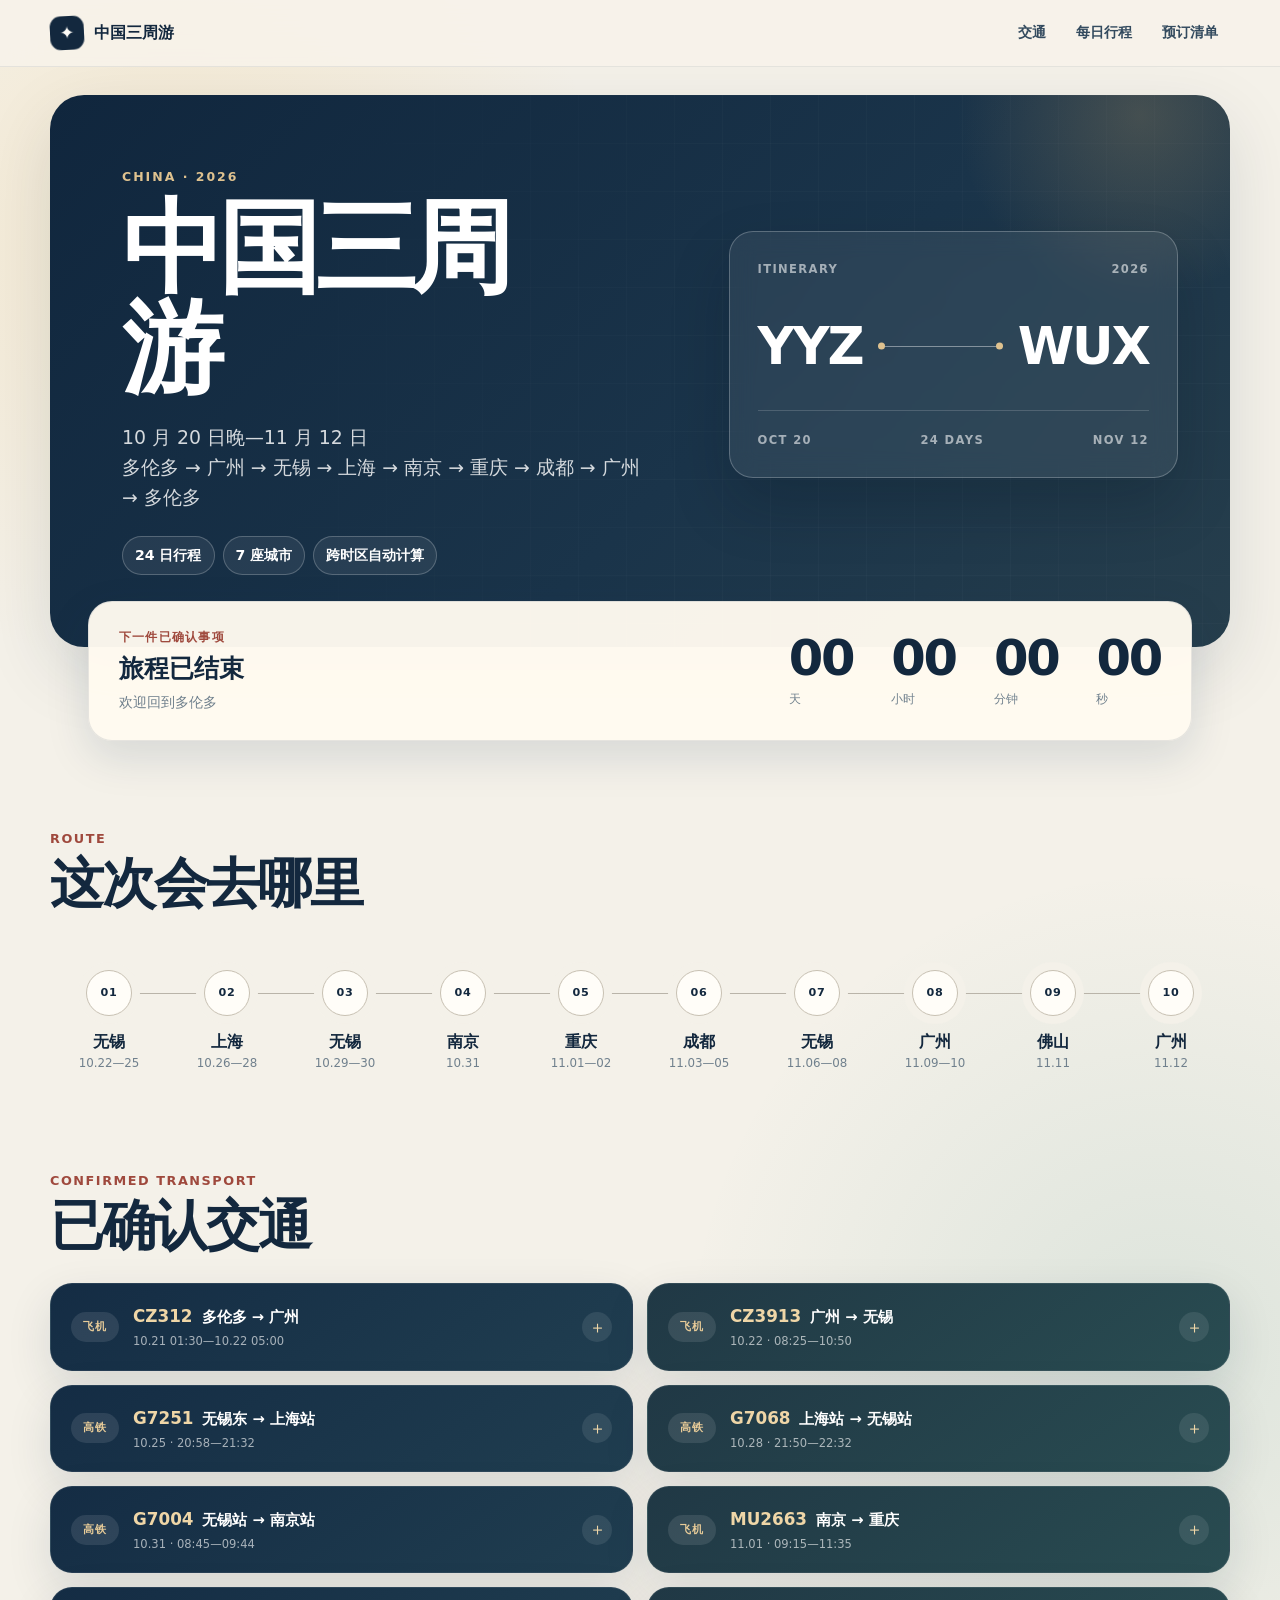
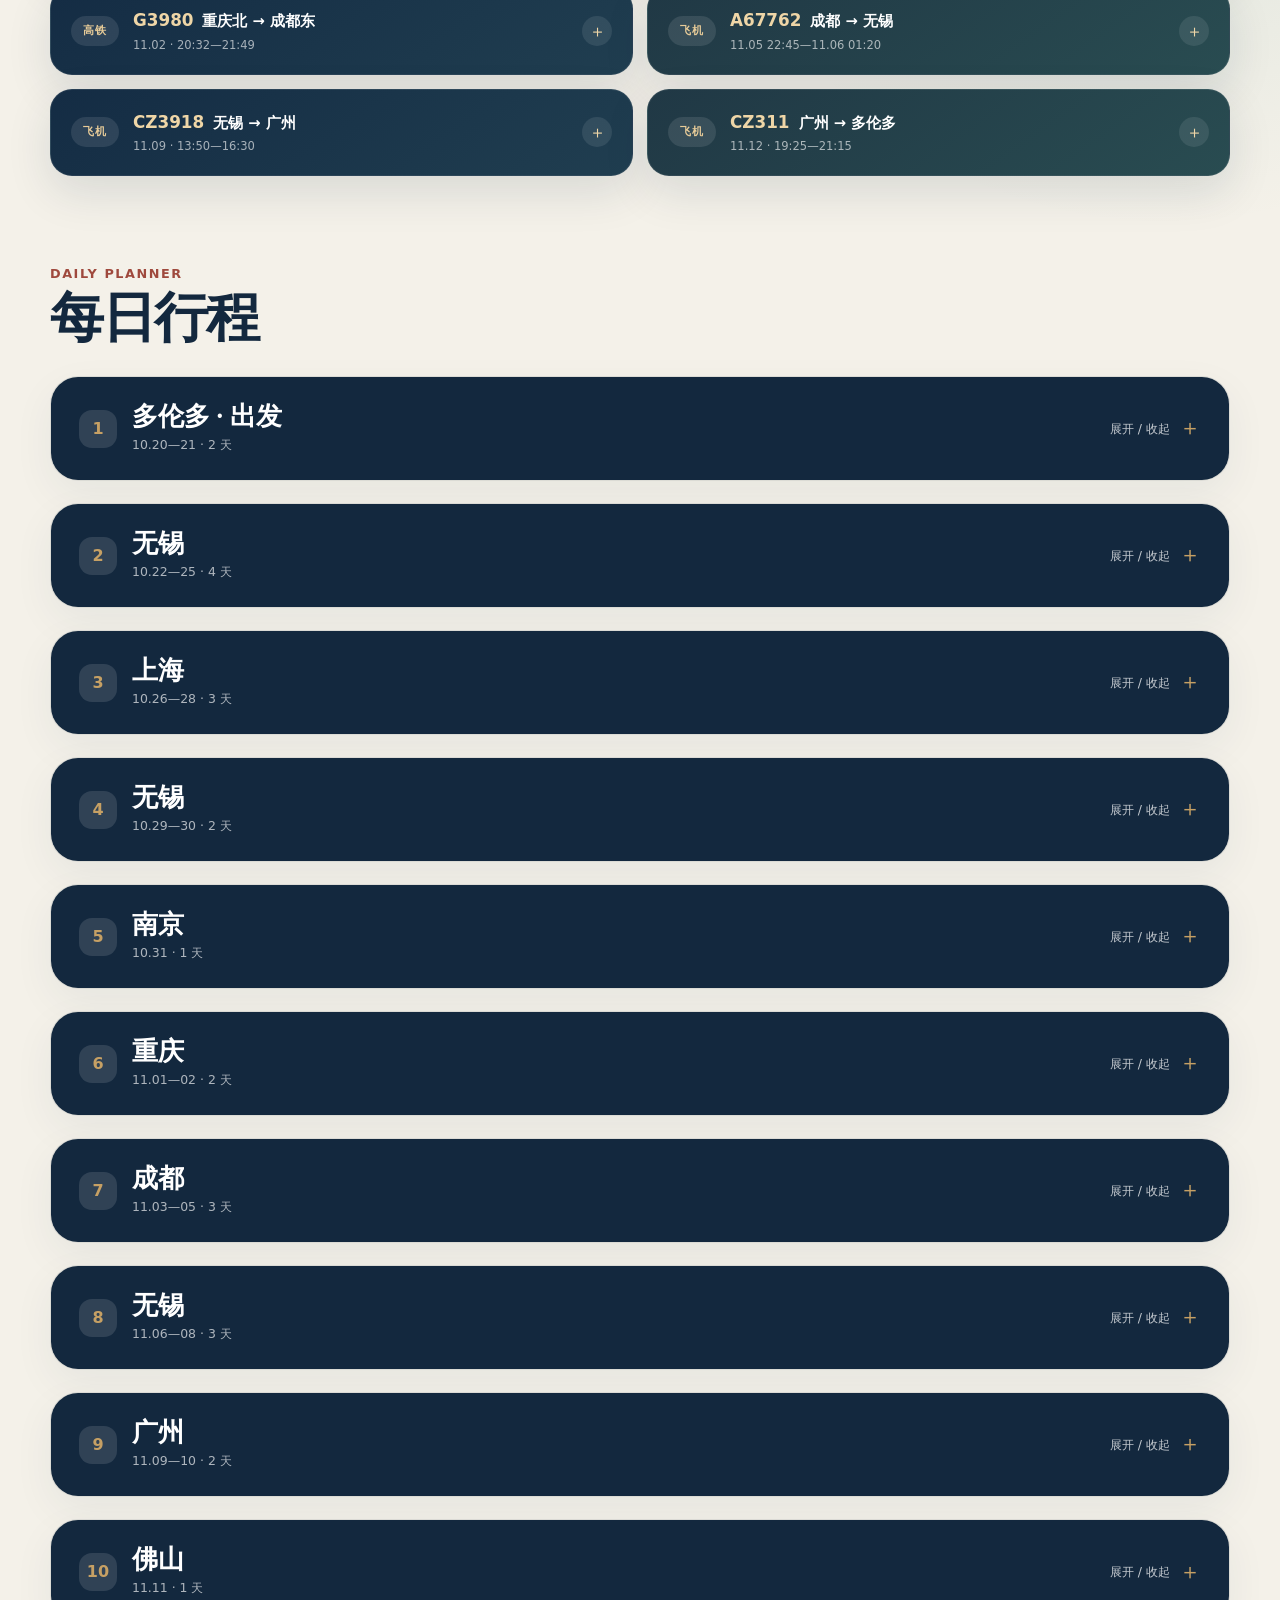
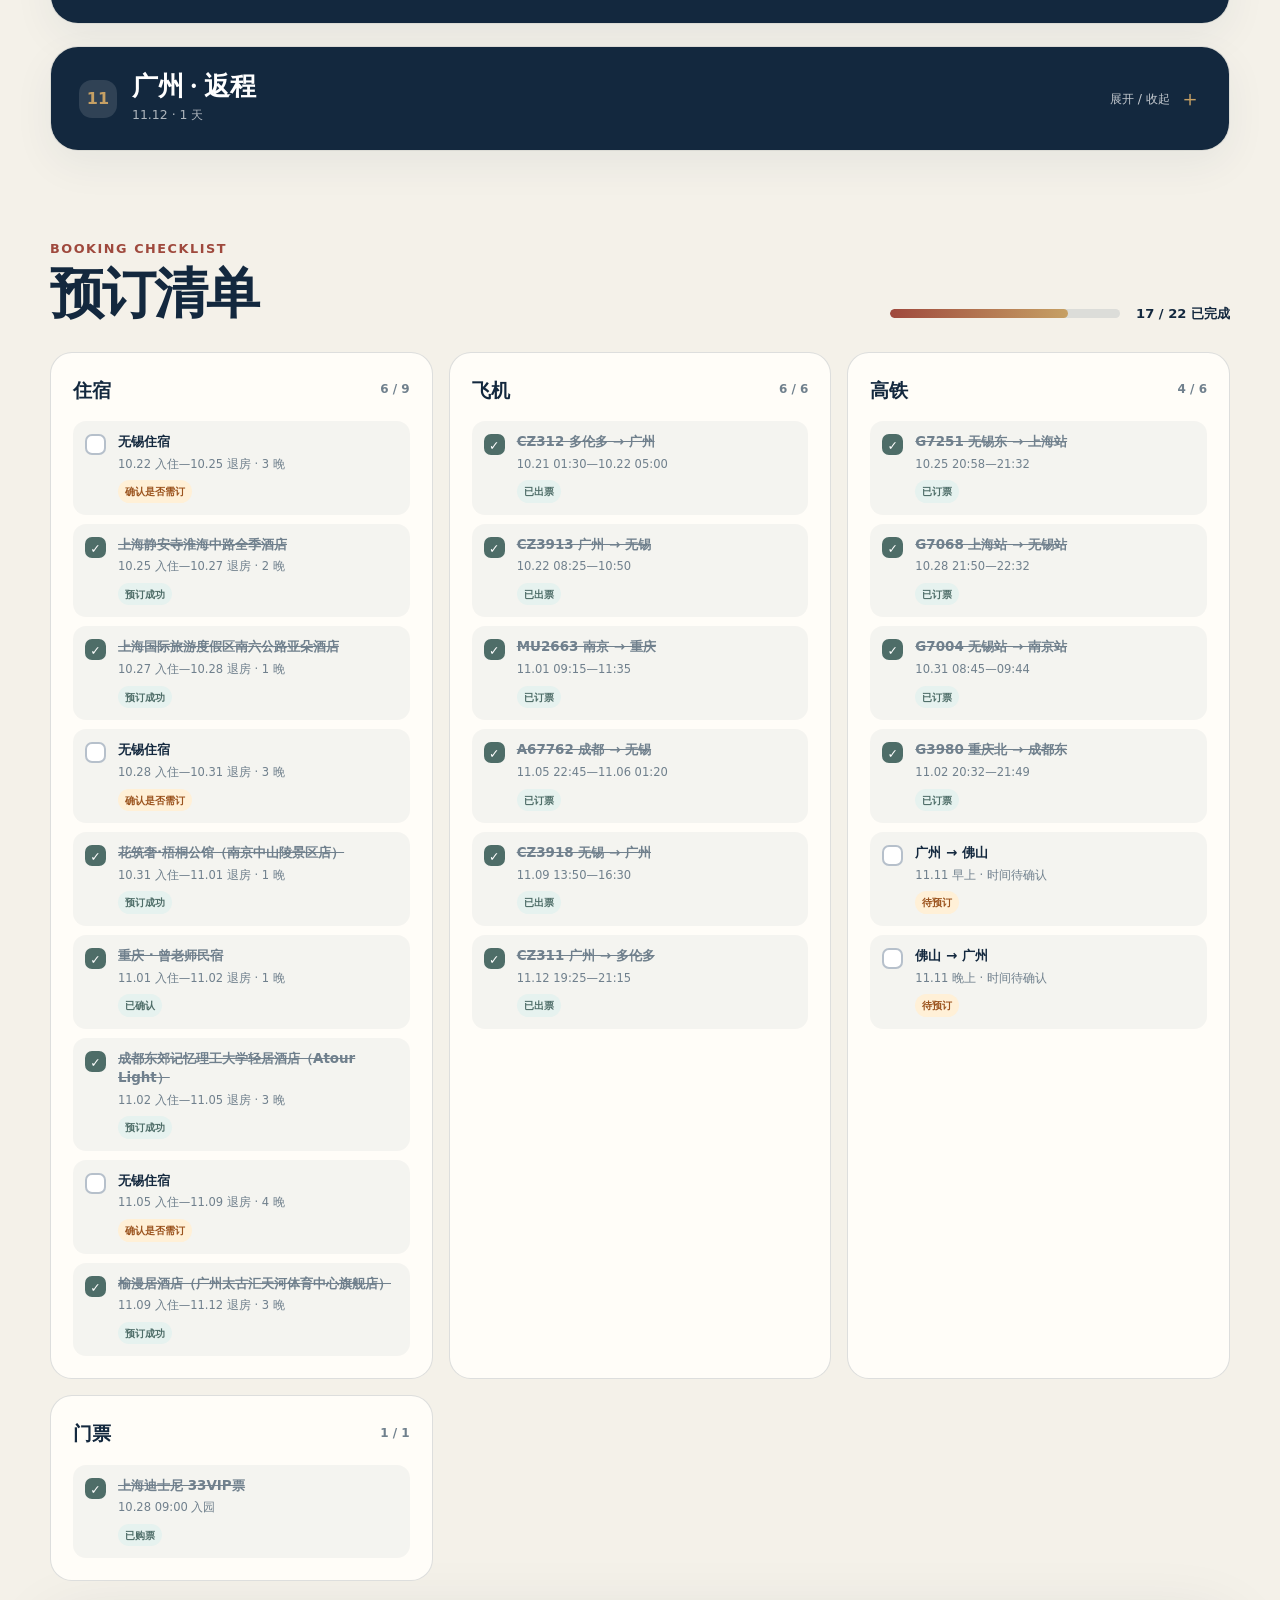
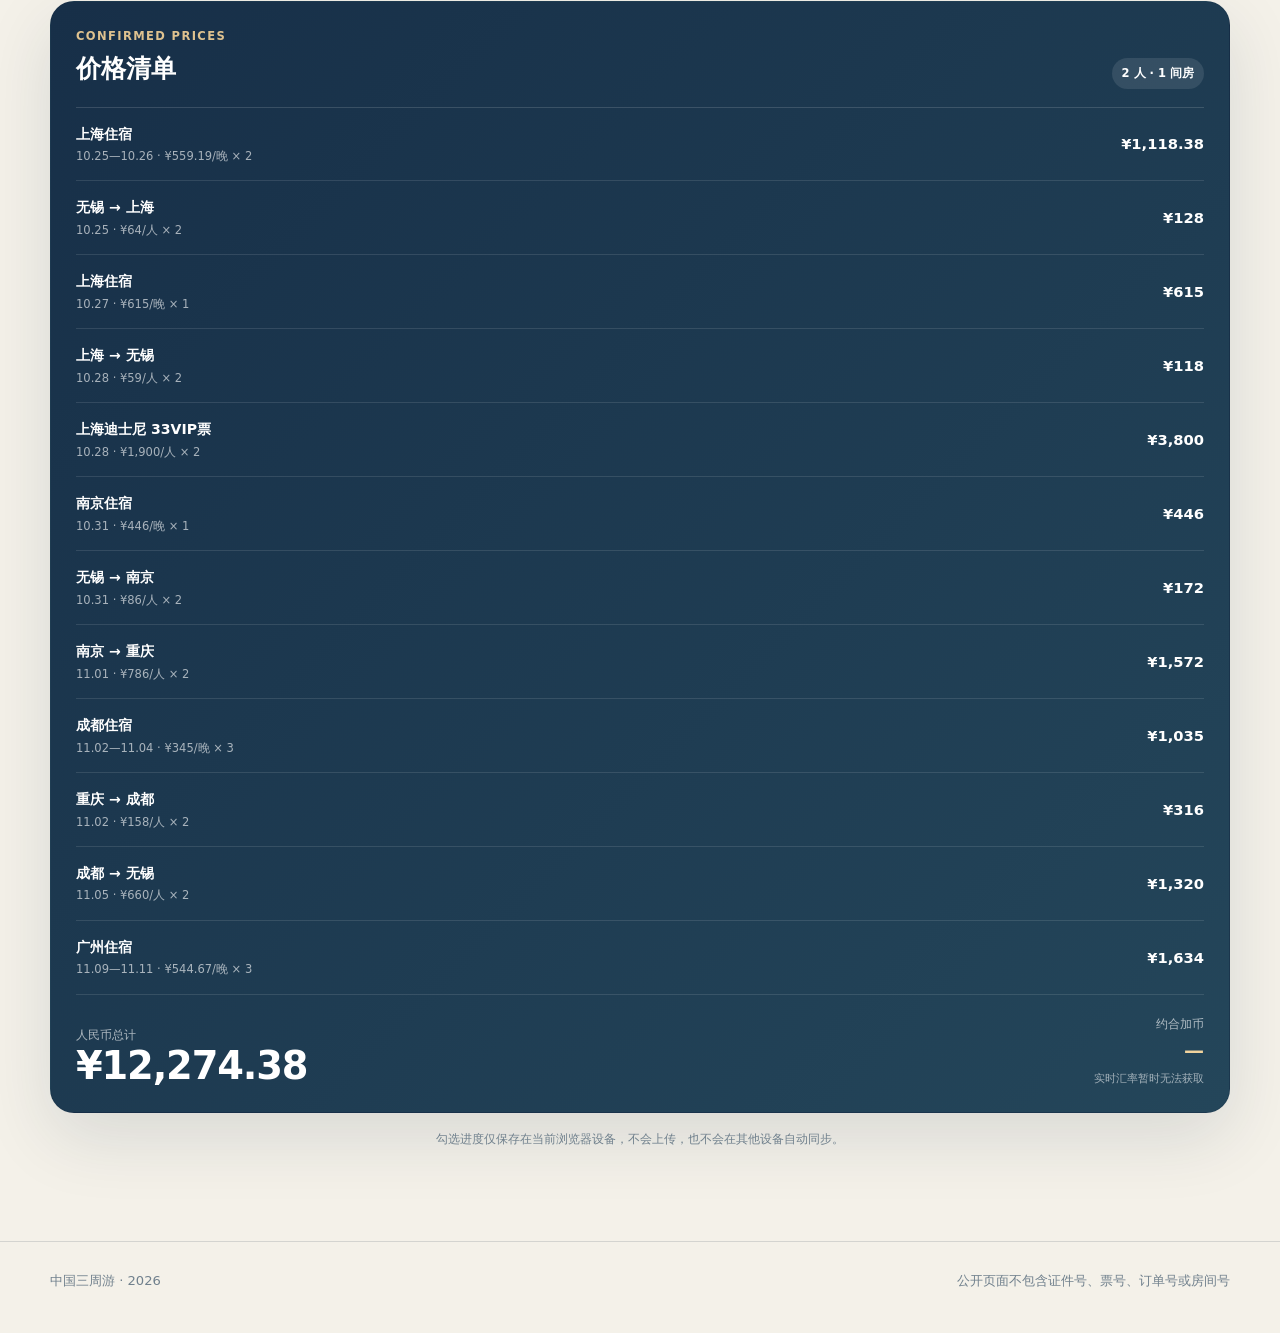
<file: cn_trip/index.html>
<!DOCTYPE html>

<html lang="zh-CN"><head><meta content="text/html; charset=utf-8" http-equiv="Content-Type"/>
<meta content="width=device-width, initial-scale=1, viewport-fit=cover" name="viewport"/>
<meta content="noindex,nofollow" name="robots"/>
<meta content="#102f55" name="theme-color"/>
<title>中国三周游 · 2026</title>
<meta content="2026 年 10 月至 11 月，多伦多往返中国的每日旅行行程与预订清单。" name="description"/>
<link href="data:image/svg+xml,%3Csvg xmlns='http://www.w3.org/2000/svg' viewBox='0 0 64 64'%3E%3Crect width='64' height='64' rx='16' fill='%23102f55'/%3E%3Cpath d='M13 39c14-2 24-9 36-24l4 3c-7 12-15 21-25 27l-3 9-4-1 1-7-9-2z' fill='%23f7c66a'/%3E%3Cpath d='m30 34-11-9 4-3 15 7z' fill='%23fff7e8'/%3E%3C/svg%3E" rel="icon" type="image/svg+xml"/>
<link href="./assets/css/styles.css" rel="stylesheet"/>
</head>
<body>
<header class="topbar"><div class="shell topbar-inner"><a aria-label="回到首页" class="brand" href="#top"><span aria-hidden="true" class="brand-mark">✦</span><span>中国三周游</span></a><nav aria-label="页面导航" class="topnav"><a href="#transport">交通</a><a href="#itinerary">每日行程</a><a href="#booking">预订清单</a></nav></div></header>
<main id="top">
<section aria-labelledby="trip-title" class="hero shell">
<div class="hero-media"><div class="hero-copy"><p class="eyebrow">China · 2026</p><h1 id="trip-title">中国三周游</h1><p class="hero-sub">10 月 20 日晚—11 月 12 日<br/>多伦多 → 广州 → 无锡 → 上海 → 南京 → 重庆 → 成都 → 广州 → 多伦多</p><div class="hero-tags"><span class="hero-tag">24 日行程</span><span class="hero-tag">7 座城市</span><span class="hero-tag">跨时区自动计算</span></div></div><div aria-hidden="true" class="hero-index"><div class="hero-index-head"><span>ITINERARY</span><span>2026</span></div><div class="hero-route-codes"><strong>YYZ</strong><i></i><strong>WUX</strong></div><div class="hero-index-meta"><span>OCT 20</span><span>24 DAYS</span><span>NOV 12</span></div></div></div>
<div class="count-wrap"><section aria-live="polite" class="count-panel"><div><p class="panel-label">下一件已确认事项</p><h2 class="next-title" id="next-title">CZ312 多伦多起飞</h2><p class="next-meta" id="next-meta">多伦多 → 广州 · 10 月 21 日 01:30 · 多伦多时间</p></div><div class="countdown" id="main-countdown"><span class="count-unit"><b class="count-num" data-unit="days">0</b><span class="count-label">天</span></span><span class="count-unit"><b class="count-num" data-unit="hours">11</b><span class="count-label">小时</span></span><span class="count-unit"><b class="count-num" data-unit="minutes">36</b><span class="count-label">分钟</span></span><span class="count-unit"><b class="count-num" data-unit="seconds">55</b><span class="count-label">秒</span></span></div></section></div>
</section>
<section aria-labelledby="route-title" class="section shell"><div class="section-head"><div><p class="section-kicker">Route</p><h2 id="route-title">这次会去哪里</h2></div></div><div class="route-line"><a class="route-stop" href="#city-wuxi-1"><span class="route-dot">01</span><span class="route-city">无锡</span><span class="route-date">10.22—25</span></a><a class="route-stop" href="#city-shanghai"><span class="route-dot">02</span><span class="route-city">上海</span><span class="route-date">10.26—28</span></a><a class="route-stop" href="#city-wuxi-2"><span class="route-dot">03</span><span class="route-city">无锡</span><span class="route-date">10.29—30</span></a><a class="route-stop" href="#city-nanjing"><span class="route-dot">04</span><span class="route-city">南京</span><span class="route-date">10.31</span></a><a class="route-stop" href="#city-chongqing"><span class="route-dot">05</span><span class="route-city">重庆</span><span class="route-date">11.01—02</span></a><a class="route-stop" href="#city-chengdu"><span class="route-dot">06</span><span class="route-city">成都</span><span class="route-date">11.03—05</span></a><a class="route-stop" href="#city-wuxi-3"><span class="route-dot">07</span><span class="route-city">无锡</span><span class="route-date">11.06—08</span></a><a class="route-stop" href="#city-guangzhou-1"><span class="route-dot">08</span><span class="route-city">广州</span><span class="route-date">11.09—10</span></a><a class="route-stop" href="#city-foshan"><span class="route-dot">09</span><span class="route-city">佛山</span><span class="route-date">11.11</span></a><a class="route-stop" href="#city-guangzhou-2"><span class="route-dot">10</span><span class="route-city">广州</span><span class="route-date">11.12</span></a></div></section>
<section aria-labelledby="transport-title" class="section shell" id="transport"><div class="section-head"><div><p class="section-kicker">Confirmed transport</p><h2 id="transport-title">已确认交通</h2></div></div><div class="transport-list" id="confirmed-transport"><details class="transport-card"><summary><span class="transport-mode">飞机</span><span class="transport-summary"><span class="transport-heading"><strong class="transport-number">CZ312</strong><span class="transport-route">多伦多 → 广州</span></span><span class="transport-when">10.21 01:30—10.22 05:00</span></span><span aria-hidden="true" class="transport-toggle"></span></summary><div class="transport-detail"><div class="transport-route-detail"><div class="transport-point"><span class="transport-point-label">出发 · 多伦多时间</span><strong>01:30</strong><span class="transport-place">10.21 · 多伦多皮尔逊机场 T3</span></div><span aria-hidden="true" class="transport-arrow">→</span><div class="transport-point end"><span class="transport-point-label">抵达 · 中国时间</span><strong>05:00</strong><span class="transport-place">10.22 · 广州白云机场 T2</span></div></div><div class="transport-meta"><p class="transport-platform">预订平台 · 待补充</p></div></div></details><details class="transport-card"><summary><span class="transport-mode">飞机</span><span class="transport-summary"><span class="transport-heading"><strong class="transport-number">CZ3913</strong><span class="transport-route">广州 → 无锡</span></span><span class="transport-when">10.22 · 08:25—10:50</span></span><span aria-hidden="true" class="transport-toggle"></span></summary><div class="transport-detail"><div class="transport-route-detail"><div class="transport-point"><span class="transport-point-label">出发 · 中国时间</span><strong>08:25</strong><span class="transport-place">10.22 · 广州白云机场 T2</span></div><span aria-hidden="true" class="transport-arrow">→</span><div class="transport-point end"><span class="transport-point-label">抵达 · 中国时间</span><strong>10:50</strong><span class="transport-place">10.22 · 无锡硕放机场</span></div></div><div class="transport-meta"><p class="transport-platform">预订平台 · 待补充</p><p class="transport-seat">座位 · 34H / 34J</p></div></div></details><details class="transport-card"><summary><span class="transport-mode">高铁</span><span class="transport-summary"><span class="transport-heading"><strong class="transport-number">G7251</strong><span class="transport-route">无锡东 → 上海站</span></span><span class="transport-when">10.25 · 20:58—21:32</span></span><span aria-hidden="true" class="transport-toggle"></span></summary><div class="transport-detail"><div class="transport-route-detail"><div class="transport-point"><span class="transport-point-label">出发 · 中国时间</span><strong>20:58</strong><span class="transport-place">10.25 · 无锡东站</span></div><span aria-hidden="true" class="transport-arrow">→</span><div class="transport-point end"><span class="transport-point-label">抵达 · 中国时间</span><strong>21:32</strong><span class="transport-place">10.25 · 上海站</span></div></div><div class="transport-meta"><p class="transport-platform">预订平台 · 携程</p><p class="transport-seat">座位 · 08车厢 · 05D / 05F</p></div></div></details><details class="transport-card"><summary><span class="transport-mode">高铁</span><span class="transport-summary"><span class="transport-heading"><strong class="transport-number">G7068</strong><span class="transport-route">上海站 → 无锡站</span></span><span class="transport-when">10.28 · 21:50—22:32</span></span><span aria-hidden="true" class="transport-toggle"></span></summary><div class="transport-detail"><div class="transport-route-detail"><div class="transport-point"><span class="transport-point-label">出发 · 中国时间</span><strong>21:50</strong><span class="transport-place">10.28 · 上海站</span></div><span aria-hidden="true" class="transport-arrow">→</span><div class="transport-point end"><span class="transport-point-label">抵达 · 中国时间</span><strong>22:32</strong><span class="transport-place">10.28 · 无锡站</span></div></div><div class="transport-meta"><p class="transport-platform">预订平台 · 携程</p><p class="transport-seat">座位 · 02车厢 · 03A / 03B</p></div></div></details><details class="transport-card"><summary><span class="transport-mode">高铁</span><span class="transport-summary"><span class="transport-heading"><strong class="transport-number">G7004</strong><span class="transport-route">无锡站 → 南京站</span></span><span class="transport-when">10.31 · 08:45—09:44</span></span><span aria-hidden="true" class="transport-toggle"></span></summary><div class="transport-detail"><div class="transport-route-detail"><div class="transport-point"><span class="transport-point-label">出发 · 中国时间</span><strong>08:45</strong><span class="transport-place">10.31 · 无锡站</span></div><span aria-hidden="true" class="transport-arrow">→</span><div class="transport-point end"><span class="transport-point-label">抵达 · 中国时间</span><strong>09:44</strong><span class="transport-place">10.31 · 南京站</span></div></div><div class="transport-meta"><p class="transport-platform">预订平台 · 携程</p><p class="transport-seat">座位 · 06车厢 · 06A / 06B</p></div></div></details><details class="transport-card"><summary><span class="transport-mode">飞机</span><span class="transport-summary"><span class="transport-heading"><strong class="transport-number">MU2663</strong><span class="transport-route">南京 → 重庆</span></span><span class="transport-when">11.01 · 09:15—11:35</span></span><span aria-hidden="true" class="transport-toggle"></span></summary><div class="transport-detail"><div class="transport-route-detail"><div class="transport-point"><span class="transport-point-label">出发 · 中国时间</span><strong>09:15</strong><span class="transport-place">11.01 · 南京禄口机场</span></div><span aria-hidden="true" class="transport-arrow">→</span><div class="transport-point end"><span class="transport-point-label">抵达 · 中国时间</span><strong>11:35</strong><span class="transport-place">11.01 · 重庆江北机场</span></div></div><div class="transport-meta"><p class="transport-platform">预订平台 · 携程</p><p class="transport-seat">座位 · 34C / 34J</p></div></div></details><details class="transport-card"><summary><span class="transport-mode">高铁</span><span class="transport-summary"><span class="transport-heading"><strong class="transport-number">G3980</strong><span class="transport-route">重庆北 → 成都东</span></span><span class="transport-when">11.02 · 20:32—21:49</span></span><span aria-hidden="true" class="transport-toggle"></span></summary><div class="transport-detail"><div class="transport-route-detail"><div class="transport-point"><span class="transport-point-label">出发 · 中国时间</span><strong>20:32</strong><span class="transport-place">11.02 · 重庆北站</span></div><span aria-hidden="true" class="transport-arrow">→</span><div class="transport-point end"><span class="transport-point-label">抵达 · 中国时间</span><strong>21:49</strong><span class="transport-place">11.02 · 成都东站</span></div></div><div class="transport-meta"><p class="transport-platform">预订平台 · 携程</p><p class="transport-seat">座位 · 07车厢 · 12C / 12D</p></div></div></details><details class="transport-card"><summary><span class="transport-mode">飞机</span><span class="transport-summary"><span class="transport-heading"><strong class="transport-number">A67762</strong><span class="transport-route">成都 → 无锡</span></span><span class="transport-when">11.05 22:45—11.06 01:20</span></span><span aria-hidden="true" class="transport-toggle"></span></summary><div class="transport-detail"><div class="transport-route-detail"><div class="transport-point"><span class="transport-point-label">出发 · 中国时间</span><strong>22:45</strong><span class="transport-place">11.05 · 成都天府机场</span></div><span aria-hidden="true" class="transport-arrow">→</span><div class="transport-point end"><span class="transport-point-label">抵达 · 中国时间</span><strong>01:20</strong><span class="transport-place">11.06 · 无锡硕放机场</span></div></div><div class="transport-meta"><p class="transport-platform">预订平台 · 携程</p></div></div></details><details class="transport-card"><summary><span class="transport-mode">飞机</span><span class="transport-summary"><span class="transport-heading"><strong class="transport-number">CZ3918</strong><span class="transport-route">无锡 → 广州</span></span><span class="transport-when">11.09 · 13:50—16:30</span></span><span aria-hidden="true" class="transport-toggle"></span></summary><div class="transport-detail"><div class="transport-route-detail"><div class="transport-point"><span class="transport-point-label">出发 · 中国时间</span><strong>13:50</strong><span class="transport-place">11.09 · 无锡硕放机场</span></div><span aria-hidden="true" class="transport-arrow">→</span><div class="transport-point end"><span class="transport-point-label">抵达 · 中国时间</span><strong>16:30</strong><span class="transport-place">11.09 · 广州白云机场 T2</span></div></div><div class="transport-meta"><p class="transport-platform">预订平台 · 待补充</p><p class="transport-seat">座位 · 31J / 31K</p></div></div></details><details class="transport-card"><summary><span class="transport-mode">飞机</span><span class="transport-summary"><span class="transport-heading"><strong class="transport-number">CZ311</strong><span class="transport-route">广州 → 多伦多</span></span><span class="transport-when">11.12 · 19:25—21:15</span></span><span aria-hidden="true" class="transport-toggle"></span></summary><div class="transport-detail"><div class="transport-route-detail"><div class="transport-point"><span class="transport-point-label">出发 · 中国时间</span><strong>19:25</strong><span class="transport-place">11.12 · 广州白云机场 T2</span></div><span aria-hidden="true" class="transport-arrow">→</span><div class="transport-point end"><span class="transport-point-label">抵达 · 多伦多时间</span><strong>21:15</strong><span class="transport-place">11.12 · 多伦多皮尔逊机场 T3</span></div></div><div class="transport-meta"><p class="transport-platform">预订平台 · 待补充</p></div></div></details></div></section>
<section aria-labelledby="itinerary-title" class="section shell" id="itinerary"><div class="section-head"><div><p class="section-kicker">Daily planner</p><h2 id="itinerary-title">每日行程</h2></div></div><div class="city-list" id="city-itinerary"><details class="city-block" id="city-toronto-depart"><summary><div class="city-heading"><span class="city-order">1</span><div><h3 class="city-title">多伦多 · 出发</h3><span class="city-range">10.20—21 · 2 天</span></div></div><span class="city-toggle">展开 / 收起</span></summary><div class="city-body"><div class="days-grid"><article class="day-card"><header class="day-head"><h4 class="day-date">10月20日周二</h4><span class="day-location">多伦多</span></header><div class="day-slots"><div class="slot confirmed"><span class="slot-time">22:30</span><span class="slot-title">抵达多伦多皮尔逊机场 T3</span></div></div></article><article class="day-card"><header class="day-head"><h4 class="day-date">10月21日周三</h4><span class="day-location">飞行日</span></header><div class="day-slots"><div class="slot confirmed"><span class="slot-time">01:30</span><span class="slot-title">CZ312 · 多伦多皮尔逊机场 T3<small>预订平台待补充</small></span></div></div></article></div></div></details><details class="city-block" id="city-wuxi-1"><summary><div class="city-heading"><span class="city-order">2</span><div><h3 class="city-title">无锡</h3><span class="city-range">10.22—25 · 4 天</span></div></div><span class="city-toggle">展开 / 收起</span></summary><div class="city-body"><div class="days-grid"><article class="day-card"><header class="day-head"><h4 class="day-date">10月22日周四</h4><span class="day-location">广州转机 → 无锡</span></header><div class="day-slots"><div class="slot confirmed"><span class="slot-time">05:00</span><span class="slot-title">CZ312 · 广州白云机场 T2<small>预订平台待补充</small></span></div><div class="slot event"><span class="slot-time">早餐</span><span class="slot-title">机场解决<small>广州白云机场转机期间</small></span></div><div class="slot confirmed"><span class="slot-time">08:25</span><span class="slot-title">CZ3913 · 广州白云机场 T2<small>预订平台待补充</small></span></div><div class="slot confirmed"><span class="slot-time">10:50</span><span class="slot-title">CZ3913 · 无锡硕放机场<small>预订平台待补充</small></span></div><div class="slot meal empty"><span class="slot-time">午餐</span><span class="slot-title">待安排</span></div><div class="slot event"><span class="slot-time">15:30</span><span class="slot-title">双眼皮面诊<small>无锡第二人民医院</small></span></div><div class="slot event"><span class="slot-time">晚餐＋晚上</span><span class="slot-title">万象城</span></div></div></article><article class="day-card"><header class="day-head"><h4 class="day-date">10月23日周五</h4><span class="day-location">无锡</span></header><div class="day-slots"><div class="slot event"><span class="slot-time">07:50–08:20</span><span class="slot-title">遗传咨询<small>无锡妇幼</small></span></div><div class="slot event"><span class="slot-time">早餐</span><span class="slot-title">熙盛源小笼包<small>检查结束后</small></span></div><div class="slot meal empty"><span class="slot-time">午餐</span><span class="slot-title">待安排</span></div><div class="slot event"><span class="slot-time">13:30–14:00</span><span class="slot-title">足踝检查<small>第九人民医院</small></span></div><div class="slot event"><span class="slot-time">晚餐＋晚上</span><span class="slot-title">南长街</span></div></div></article><article class="day-card"><header class="day-head"><h4 class="day-date">10月24日周六</h4><span class="day-location">无锡</span></header><div class="day-slots"><div class="slot event"><span class="slot-time">早餐</span><span class="slot-title">无锡早面</span></div><div class="slot event"><span class="slot-time">上午</span><span class="slot-title">灵山大佛<small>早餐后出发，预留半天</small></span></div><div class="slot meal empty"><span class="slot-time">午餐</span><span class="slot-title">待安排</span></div><div class="slot event"><span class="slot-time">14:00</span><span class="slot-title">美甲</span></div><div class="slot event"><span class="slot-time">晚餐</span><span class="slot-title">家宴</span></div><div class="slot event empty"><span class="slot-time">晚上</span><span class="slot-title">待安排</span></div></div></article><article class="day-card"><header class="day-head"><h4 class="day-date">10月25日周日</h4><span class="day-location">无锡 → 上海</span></header><div class="day-slots"><div class="slot meal empty"><span class="slot-time">早餐</span><span class="slot-title">待安排</span></div><div class="slot empty empty"><span class="slot-time">上午</span><span class="slot-title">待安排</span></div><div class="slot event"><span class="slot-time">午餐</span><span class="slot-title">无锡酸辣汤＋锅贴</span></div><div class="slot event"><span class="slot-time">下午＋晚餐</span><span class="slot-title">寄畅园＋惠山古镇<small>晚间乘高铁，需预留返程和取行李时间</small></span></div><div class="slot confirmed"><span class="slot-time">20:58</span><span class="slot-title">G7251 · 无锡东站<small>携程</small></span></div><div class="slot confirmed"><span class="slot-time">21:32</span><span class="slot-title">G7251 · 上海站<small>携程</small></span></div><div class="slot event"><span class="slot-time">住宿</span><span class="slot-title">上海静安寺淮海中路全季酒店<small>第 1 晚 · 去哪儿网</small></span></div></div></article></div></div></details><details class="city-block" id="city-shanghai"><summary><div class="city-heading"><span class="city-order">3</span><div><h3 class="city-title">上海</h3><span class="city-range">10.26—28 · 3 天</span></div></div><span class="city-toggle">展开 / 收起</span></summary><div class="city-body"><div class="days-grid"><article class="day-card"><header class="day-head"><h4 class="day-date">10月26日周一</h4><span class="day-location">上海</span></header><div class="day-slots"><div class="slot event"><span class="slot-time">上午</span><span class="slot-title">化妆</span></div><div class="slot event"><span class="slot-time">早午餐</span><span class="slot-title">Bijou</span></div><div class="slot event"><span class="slot-time">下午</span><span class="slot-title">City Walk<small>01 Honky Tonk · 02 小玉快闪店 · 03 Hitable · 04 Goodbai · 05 BIJOU · 06 Tagi · 07 Spiceman Gelato · 08 Rosy Doedian Drip · 09 Brandy Melville · 10 Muse LuEra</small></span></div><div class="slot event"><span class="slot-time">17:30</span><span class="slot-title">鮨棠</span></div><div class="slot event"><span class="slot-time">晚上</span><span class="slot-title">南京西路＋外滩</span></div><div class="slot event"><span class="slot-time">住宿</span><span class="slot-title">上海静安寺淮海中路全季酒店<small>第 2 晚 · 去哪儿网</small></span></div></div></article><article class="day-card"><header class="day-head"><h4 class="day-date">10月27日周二</h4><span class="day-location">上海</span></header><div class="day-slots"><div class="slot event"><span class="slot-time">上午</span><span class="slot-title">化妆</span></div><div class="slot event"><span class="slot-time">早午餐</span><span class="slot-title">莱莱小笼</span></div><div class="slot event"><span class="slot-time">下午</span><span class="slot-title">TWOI</span></div><div class="slot event"><span class="slot-time">下午</span><span class="slot-title">苏州河</span></div><div class="slot event"><span class="slot-time">晚餐</span><span class="slot-title">老吉士</span></div><div class="slot event"><span class="slot-time">晚上</span><span class="slot-title">LV 邮轮<small>结束后前往酒店，需预留交通时间</small></span></div><div class="slot event"><span class="slot-time">住宿</span><span class="slot-title">上海国际旅游度假区南六公路亚朵酒店<small>第 1 晚 · 去哪儿网</small></span></div></div></article><article class="day-card"><header class="day-head"><h4 class="day-date">10月28日周三</h4><span class="day-location">上海 → 无锡</span></header><div class="day-slots"><div class="slot event"><span class="slot-time">早餐</span><span class="slot-title">酒店早餐</span></div><div class="slot event"><span class="slot-time">09:00</span><span class="slot-title">上海迪士尼 · 33VIP票<small>建议预留前往上海站及进站时间</small></span></div><div class="slot confirmed"><span class="slot-time">21:50</span><span class="slot-title">G7068 · 上海站<small>携程</small></span></div><div class="slot confirmed"><span class="slot-time">22:32</span><span class="slot-title">G7068 · 无锡站<small>携程</small></span></div></div></article></div></div></details><details class="city-block" id="city-wuxi-2"><summary><div class="city-heading"><span class="city-order">4</span><div><h3 class="city-title">无锡</h3><span class="city-range">10.29—30 · 2 天</span></div></div><span class="city-toggle">展开 / 收起</span></summary><div class="city-body"><div class="days-grid"><article class="day-card"><header class="day-head"><h4 class="day-date">10月29日周四</h4><span class="day-location">无锡</span></header><div class="day-slots"><div class="slot meal empty"><span class="slot-time">早餐</span><span class="slot-title">待安排</span></div><div class="slot empty empty"><span class="slot-time">上午</span><span class="slot-title">待安排</span></div><div class="slot event"><span class="slot-time">午餐</span><span class="slot-title">外婆家</span></div><div class="slot event"><span class="slot-time">下午</span><span class="slot-title">爸爸办公室</span></div><div class="slot event"><span class="slot-time">18:00</span><span class="slot-title">聚餐 · 荟聚同仁四季椰子鸡</span></div><div class="slot empty empty"><span class="slot-time">晚上</span><span class="slot-title">待安排</span></div></div></article><article class="day-card"><header class="day-head"><h4 class="day-date">10月30日周五</h4><span class="day-location">无锡 → 宜兴</span></header><div class="day-slots"><div class="slot meal empty"><span class="slot-time">早餐</span><span class="slot-title">待安排</span></div><div class="slot event"><span class="slot-time">上午</span><span class="slot-title">出发宜兴</span></div><div class="slot meal empty"><span class="slot-time">午餐</span><span class="slot-title">待安排</span></div><div class="slot event"><span class="slot-time">下午</span><span class="slot-title">宜兴陶美术馆</span></div><div class="slot meal empty"><span class="slot-time">晚餐</span><span class="slot-title">待安排</span></div><div class="slot empty empty"><span class="slot-time">晚上</span><span class="slot-title">待安排</span></div></div></article></div></div></details><details class="city-block" id="city-nanjing"><summary><div class="city-heading"><span class="city-order">5</span><div><h3 class="city-title">南京</h3><span class="city-range">10.31 · 1 天</span></div></div><span class="city-toggle">展开 / 收起</span></summary><div class="city-body"><div class="days-grid"><article class="day-card"><header class="day-head"><h4 class="day-date">10月31日周六</h4><span class="day-location">无锡 → 南京</span></header><div class="day-slots"><div class="slot meal empty"><span class="slot-time">早餐</span><span class="slot-title">待安排</span></div><div class="slot confirmed"><span class="slot-time">08:45</span><span class="slot-title">G7004 · 无锡站<small>携程</small></span></div><div class="slot confirmed"><span class="slot-time">09:44</span><span class="slot-title">G7004 · 南京站<small>携程</small></span></div><div class="slot meal empty"><span class="slot-time">午餐</span><span class="slot-title">待安排</span></div><div class="slot event"><span class="slot-time">下午</span><span class="slot-title">梧桐大道<small>16:30 有演出，需预留前往场地时间</small></span></div><div class="slot event"><span class="slot-time">16:30</span><span class="slot-title">Feel 南京演出<small>演出场地待补充</small></span></div><div class="slot event"><span class="slot-time">晚餐</span><span class="slot-title">舒雅土菜馆</span></div><div class="slot empty empty"><span class="slot-time">晚上</span><span class="slot-title">待安排</span></div><div class="slot event"><span class="slot-time">住宿</span><span class="slot-title">花筑奢·梧桐公馆（南京中山陵景区店）<small>第 1 晚 · 去哪儿网</small></span></div></div></article></div></div></details><details class="city-block" id="city-chongqing"><summary><div class="city-heading"><span class="city-order">6</span><div><h3 class="city-title">重庆</h3><span class="city-range">11.01—02 · 2 天</span></div></div><span class="city-toggle">展开 / 收起</span></summary><div class="city-body"><div class="days-grid"><article class="day-card"><header class="day-head"><h4 class="day-date">11月1日周日</h4><span class="day-location">南京 → 重庆</span></header><div class="day-slots"><div class="slot meal empty"><span class="slot-time">早餐</span><span class="slot-title">待安排</span></div><div class="slot confirmed"><span class="slot-time">09:15</span><span class="slot-title">MU2663 · 南京禄口机场<small>携程</small></span></div><div class="slot confirmed"><span class="slot-time">11:35</span><span class="slot-title">MU2663 · 重庆江北机场<small>携程</small></span></div><div class="slot event"><span class="slot-time">午餐</span><span class="slot-title">尘香</span></div><div class="slot event"><span class="slot-time">下午</span><span class="slot-title">龙门浩＋下浩里</span></div><div class="slot event"><span class="slot-time">晚餐</span><span class="slot-title">南滨路 · 莺花渡火锅</span></div><div class="slot event"><span class="slot-time">晚上</span><span class="slot-title">洪崖洞</span></div><div class="slot event"><span class="slot-time">凌晨</span><span class="slot-title">九街 · 金牙 Club / Luffroom</span></div><div class="slot event"><span class="slot-time">住宿</span><span class="slot-title">曾老师民宿<small>第 1 晚 · 平台待补充</small></span></div></div></article><article class="day-card"><header class="day-head"><h4 class="day-date">11月2日周一</h4><span class="day-location">重庆 → 成都</span></header><div class="day-slots"><div class="slot event"><span class="slot-time">早餐</span><span class="slot-title">花市豌杂面</span></div><div class="slot event"><span class="slot-time">上午</span><span class="slot-title">鹅岭栈道＋二厂</span></div><div class="slot event"><span class="slot-time">午餐</span><span class="slot-title">李子坝梁山鸡</span></div><div class="slot event"><span class="slot-time">下午</span><span class="slot-title">北仓文创园</span></div><div class="slot event"><span class="slot-time">晚餐＋晚上</span><span class="slot-title">足疗<small>玖合素手（备选） · 20:32 重庆北站高铁，需预留前往车站时间</small></span></div><div class="slot confirmed"><span class="slot-time">20:32</span><span class="slot-title">G3980 · 重庆北站<small>携程</small></span></div><div class="slot confirmed"><span class="slot-time">21:49</span><span class="slot-title">G3980 · 成都东站<small>携程</small></span></div><div class="slot event"><span class="slot-time">住宿</span><span class="slot-title">成都东郊记忆理工大学轻居酒店（Atour Light）<small>第 1 晚 · 去哪儿网</small></span></div></div></article></div></div></details><details class="city-block" id="city-chengdu"><summary><div class="city-heading"><span class="city-order">7</span><div><h3 class="city-title">成都</h3><span class="city-range">11.03—05 · 3 天</span></div></div><span class="city-toggle">展开 / 收起</span></summary><div class="city-body"><div class="days-grid"><article class="day-card"><header class="day-head"><h4 class="day-date">11月3日周二</h4><span class="day-location">成都</span></header><div class="day-slots"><div class="slot event"><span class="slot-time">早餐</span><span class="slot-title">面包不等</span></div><div class="slot event"><span class="slot-time">上午</span><span class="slot-title">大熊猫基地</span></div><div class="slot event"><span class="slot-time">午餐</span><span class="slot-title">胖娃滋补蹄花</span></div><div class="slot event"><span class="slot-time">下午</span><span class="slot-title">东郊记忆</span></div><div class="slot event"><span class="slot-time">晚餐</span><span class="slot-title">三棵树家常菜</span></div><div class="slot event"><span class="slot-time">晚上</span><span class="slot-title">玉林路 · 研麻所 · Pepper Gelato＋夜市</span></div><div class="slot event"><span class="slot-time">住宿</span><span class="slot-title">成都东郊记忆理工大学轻居酒店（Atour Light）<small>第 2 晚 · 去哪儿网</small></span></div></div></article><article class="day-card"><header class="day-head"><h4 class="day-date">11月4日周三</h4><span class="day-location">成都</span></header><div class="day-slots"><div class="slot event empty"><span class="slot-time">早午餐</span><span class="slot-title">待安排</span></div><div class="slot event"><span class="slot-time">下午</span><span class="slot-title">杜甫草堂＋人民公园</span></div><div class="slot event"><span class="slot-time">晚餐</span><span class="slot-title">五里关火锅 · 奎星楼店</span></div><div class="slot event"><span class="slot-time">晚上</span><span class="slot-title">宽窄巷子＋金色印象足疗</span></div><div class="slot event"><span class="slot-time">住宿</span><span class="slot-title">成都东郊记忆理工大学轻居酒店（Atour Light）<small>第 3 晚 · 去哪儿网</small></span></div></div></article><article class="day-card"><header class="day-head"><h4 class="day-date">11月5日周四</h4><span class="day-location">成都 → 无锡</span></header><div class="day-slots"><div class="slot event"><span class="slot-time">早午餐</span><span class="slot-title">麓湖 CPI</span></div><div class="slot event"><span class="slot-time">下午</span><span class="slot-title">COSMO＋太古里 TWOI</span></div><div class="slot meal empty"><span class="slot-time">晚餐</span><span class="slot-title">待安排</span></div><div class="slot confirmed"><span class="slot-time">22:45</span><span class="slot-title">A67762 · 成都天府机场<small>携程</small></span></div></div></article></div></div></details><details class="city-block" id="city-wuxi-3"><summary><div class="city-heading"><span class="city-order">8</span><div><h3 class="city-title">无锡</h3><span class="city-range">11.06—08 · 3 天</span></div></div><span class="city-toggle">展开 / 收起</span></summary><div class="city-body"><div class="days-grid"><article class="day-card"><header class="day-head"><h4 class="day-date">11月6日周五</h4><span class="day-location">无锡</span></header><div class="day-slots"><div class="slot confirmed"><span class="slot-time">01:20</span><span class="slot-title">A67762 · 无锡硕放机场<small>携程</small></span></div><div class="slot meal empty"><span class="slot-time">早餐</span><span class="slot-title">待安排</span></div><div class="slot event"><span class="slot-time">上午</span><span class="slot-title">美甲（备选）</span></div><div class="slot meal empty"><span class="slot-time">午餐</span><span class="slot-title">待安排</span></div><div class="slot event"><span class="slot-time">下午</span><span class="slot-title">运河汇</span></div><div class="slot event"><span class="slot-time">晚餐＋晚上</span><span class="slot-title">常州 · 水裹汤泉</span></div></div></article><article class="day-card"><header class="day-head"><h4 class="day-date">11月7日周六</h4><span class="day-location">无锡</span></header><div class="day-slots"><div class="slot meal empty"><span class="slot-time">早餐</span><span class="slot-title">待安排</span></div><div class="slot event"><span class="slot-time">上午</span><span class="slot-title">染发</span></div><div class="slot event"><span class="slot-time">午餐</span><span class="slot-title">毛华美食</span></div><div class="slot event"><span class="slot-time">下午</span><span class="slot-title">双眼皮手术</span></div><div class="slot event"><span class="slot-time">晚餐</span><span class="slot-title">家宴</span></div><div class="slot event"><span class="slot-time">晚上</span><span class="slot-title">阳春巷＋小娄巷<small>饭后步行逛街区</small></span></div></div></article><article class="day-card"><header class="day-head"><h4 class="day-date">11月8日周日</h4><span class="day-location">无锡</span></header><div class="day-slots"><div class="slot meal empty"><span class="slot-time">早餐</span><span class="slot-title">待安排</span></div><div class="slot empty empty"><span class="slot-time">上午</span><span class="slot-title">待安排</span></div><div class="slot meal empty"><span class="slot-time">午餐</span><span class="slot-title">待安排</span></div><div class="slot empty empty"><span class="slot-time">下午</span><span class="slot-title">待安排</span></div><div class="slot event"><span class="slot-time">晚餐</span><span class="slot-title">家宴</span></div></div></article></div></div></details><details class="city-block" id="city-guangzhou-1"><summary><div class="city-heading"><span class="city-order">9</span><div><h3 class="city-title">广州</h3><span class="city-range">11.09—10 · 2 天</span></div></div><span class="city-toggle">展开 / 收起</span></summary><div class="city-body"><div class="days-grid"><article class="day-card"><header class="day-head"><h4 class="day-date">11月9日周一</h4><span class="day-location">无锡 → 广州</span></header><div class="day-slots"><div class="slot meal empty"><span class="slot-time">早餐</span><span class="slot-title">待安排</span></div><div class="slot empty empty"><span class="slot-time">上午</span><span class="slot-title">待安排</span></div><div class="slot meal empty"><span class="slot-time">午餐</span><span class="slot-title">待安排</span></div><div class="slot confirmed"><span class="slot-time">13:50</span><span class="slot-title">CZ3918 · 无锡硕放机场<small>预订平台待补充</small></span></div><div class="slot confirmed"><span class="slot-time">16:30</span><span class="slot-title">CZ3918 · 广州白云机场 T2<small>预订平台待补充</small></span></div><div class="slot event"><span class="slot-time">晚餐</span><span class="slot-title">和林朝阳聚餐</span></div><div class="slot empty empty"><span class="slot-time">晚上</span><span class="slot-title">待安排</span></div><div class="slot event"><span class="slot-time">住宿</span><span class="slot-title">榆漫居酒店（广州太古汇天河体育中心旗舰店）<small>第 1 晚 · 携程</small></span></div></div></article><article class="day-card"><header class="day-head"><h4 class="day-date">11月10日周二</h4><span class="day-location">广州</span></header><div class="day-slots"><div class="slot event"><span class="slot-time">早餐＋午餐</span><span class="slot-title">广东早茶</span></div><div class="slot empty empty"><span class="slot-time">下午</span><span class="slot-title">待安排</span></div><div class="slot meal empty"><span class="slot-time">晚餐</span><span class="slot-title">待安排</span></div><div class="slot empty empty"><span class="slot-time">晚上</span><span class="slot-title">待安排</span></div><div class="slot event"><span class="slot-time">住宿</span><span class="slot-title">榆漫居酒店（广州太古汇天河体育中心旗舰店）<small>第 2 晚 · 携程</small></span></div></div></article></div></div></details><details class="city-block" id="city-foshan"><summary><div class="city-heading"><span class="city-order">10</span><div><h3 class="city-title">佛山</h3><span class="city-range">11.11 · 1 天</span></div></div><span class="city-toggle">展开 / 收起</span></summary><div class="city-body"><div class="days-grid"><article class="day-card"><header class="day-head"><h4 class="day-date">11月11日周三</h4><span class="day-location">广州 → 佛山 → 广州</span></header><div class="day-slots"><div class="slot event"><span class="slot-time">早上</span><span class="slot-title">出发佛山<small>车次及广州出发站待确认</small></span></div><div class="slot meal empty"><span class="slot-time">早餐</span><span class="slot-title">待安排</span></div><div class="slot event"><span class="slot-time">上午</span><span class="slot-title">家具厂参观</span></div><div class="slot meal empty"><span class="slot-time">午餐</span><span class="slot-title">待安排</span></div><div class="slot event"><span class="slot-time">下午</span><span class="slot-title">家具厂参观</span></div><div class="slot meal empty"><span class="slot-time">晚餐</span><span class="slot-title">待安排</span></div><div class="slot event"><span class="slot-time">晚上</span><span class="slot-title">回程广州<small>车次及佛山出发站待确认</small></span></div><div class="slot event"><span class="slot-time">住宿</span><span class="slot-title">榆漫居酒店（广州太古汇天河体育中心旗舰店）<small>第 3 晚 · 携程</small></span></div></div></article></div></div></details><details class="city-block" id="city-guangzhou-2"><summary><div class="city-heading"><span class="city-order">11</span><div><h3 class="city-title">广州 · 返程</h3><span class="city-range">11.12 · 1 天</span></div></div><span class="city-toggle">展开 / 收起</span></summary><div class="city-body"><div class="days-grid"><article class="day-card"><header class="day-head"><h4 class="day-date">11月12日周四</h4><span class="day-location">广州 → 多伦多</span></header><div class="day-slots"><div class="slot meal empty"><span class="slot-time">早餐</span><span class="slot-title">待安排</span></div><div class="slot empty empty"><span class="slot-time">上午</span><span class="slot-title">待安排</span></div><div class="slot meal empty"><span class="slot-time">午餐</span><span class="slot-title">待安排</span></div><div class="slot confirmed"><span class="slot-time">16:25</span><span class="slot-title">抵达广州白云机场 T2<small>CZ311 起飞前 3 小时</small></span></div><div class="slot meal empty"><span class="slot-time">晚餐</span><span class="slot-title">待安排</span></div><div class="slot confirmed"><span class="slot-time">19:25</span><span class="slot-title">CZ311 · 广州白云机场 T2<small>预订平台待补充</small></span></div><div class="slot confirmed"><span class="slot-time">21:15</span><span class="slot-title">CZ311 · 多伦多皮尔逊机场 T3<small>预订平台待补充</small></span></div></div></article></div></div></details></div></section>
<section aria-labelledby="booking-title" class="section shell" id="booking"><div class="section-head"><div><p class="section-kicker">Booking checklist</p><h2 id="booking-title">预订清单</h2></div><div class="check-progress"><div aria-hidden="true" class="progress-track"><span class="progress-fill" id="progress-fill" style="width: 77.2727%;"></span></div><span class="progress-text" id="progress-text">17 / 22 已完成</span></div></div><div class="booking-grid" id="booking-groups"><section class="booking-group"><div class="booking-group-head"><h3>住宿</h3><span class="group-count">6 / 9</span></div><div class="check-list"><label class="check-item"><input data-id="hotel-wuxi-1" type="checkbox"/><span aria-hidden="true" class="fake-check"></span><span class="check-copy"><strong>无锡住宿</strong><span>10.22 入住—10.25 退房 · 3 晚</span><span class="check-badge">确认是否需订</span></span></label><label class="check-item"><input checked="" data-id="hotel-shanghai-ji" type="checkbox"/><span aria-hidden="true" class="fake-check"></span><span class="check-copy"><strong>上海静安寺淮海中路全季酒店</strong><span>10.25 入住—10.27 退房 · 2 晚</span><span class="check-badge done">预订成功</span></span></label><label class="check-item"><input checked="" data-id="hotel-shanghai-atour" type="checkbox"/><span aria-hidden="true" class="fake-check"></span><span class="check-copy"><strong>上海国际旅游度假区南六公路亚朵酒店</strong><span>10.27 入住—10.28 退房 · 1 晚</span><span class="check-badge done">预订成功</span></span></label><label class="check-item"><input data-id="hotel-wuxi-2" type="checkbox"/><span aria-hidden="true" class="fake-check"></span><span class="check-copy"><strong>无锡住宿</strong><span>10.28 入住—10.31 退房 · 3 晚</span><span class="check-badge">确认是否需订</span></span></label><label class="check-item"><input checked="" data-id="hotel-nanjing" type="checkbox"/><span aria-hidden="true" class="fake-check"></span><span class="check-copy"><strong>花筑奢·梧桐公馆（南京中山陵景区店）</strong><span>10.31 入住—11.01 退房 · 1 晚</span><span class="check-badge done">预订成功</span></span></label><label class="check-item"><input checked="" data-id="hotel-chongqing-confirmed" type="checkbox"/><span aria-hidden="true" class="fake-check"></span><span class="check-copy"><strong>重庆 · 曾老师民宿</strong><span>11.01 入住—11.02 退房 · 1 晚</span><span class="check-badge confirmed done">已确认</span></span></label><label class="check-item"><input checked="" data-id="hotel-chengdu" type="checkbox"/><span aria-hidden="true" class="fake-check"></span><span class="check-copy"><strong>成都东郊记忆理工大学轻居酒店（Atour Light）</strong><span>11.02 入住—11.05 退房 · 3 晚</span><span class="check-badge done">预订成功</span></span></label><label class="check-item"><input data-id="hotel-wuxi-3" type="checkbox"/><span aria-hidden="true" class="fake-check"></span><span class="check-copy"><strong>无锡住宿</strong><span>11.05 入住—11.09 退房 · 4 晚</span><span class="check-badge">确认是否需订</span></span></label><label class="check-item"><input checked="" data-id="hotel-guangzhou" type="checkbox"/><span aria-hidden="true" class="fake-check"></span><span class="check-copy"><strong>榆漫居酒店（广州太古汇天河体育中心旗舰店）</strong><span>11.09 入住—11.12 退房 · 3 晚</span><span class="check-badge done">预订成功</span></span></label></div></section><section class="booking-group"><div class="booking-group-head"><h3>飞机</h3><span class="group-count">6 / 6</span></div><div class="check-list"><label class="check-item"><input checked="" data-id="flight-cz312" type="checkbox"/><span aria-hidden="true" class="fake-check"></span><span class="check-copy"><strong>CZ312 多伦多 → 广州</strong><span>10.21 01:30—10.22 05:00</span><span class="check-badge done">已出票</span></span></label><label class="check-item"><input checked="" data-id="flight-cz3913" type="checkbox"/><span aria-hidden="true" class="fake-check"></span><span class="check-copy"><strong>CZ3913 广州 → 无锡</strong><span>10.22 08:25—10:50</span><span class="check-badge done">已出票</span></span></label><label class="check-item"><input checked="" data-id="flight-nanjing-chongqing" type="checkbox"/><span aria-hidden="true" class="fake-check"></span><span class="check-copy"><strong>MU2663 南京 → 重庆</strong><span>11.01 09:15—11:35</span><span class="check-badge done">已订票</span></span></label><label class="check-item"><input checked="" data-id="flight-chengdu-wuxi" type="checkbox"/><span aria-hidden="true" class="fake-check"></span><span class="check-copy"><strong>A67762 成都 → 无锡</strong><span>11.05 22:45—11.06 01:20</span><span class="check-badge done">已订票</span></span></label><label class="check-item"><input checked="" data-id="flight-cz3918" type="checkbox"/><span aria-hidden="true" class="fake-check"></span><span class="check-copy"><strong>CZ3918 无锡 → 广州</strong><span>11.09 13:50—16:30</span><span class="check-badge done">已出票</span></span></label><label class="check-item"><input checked="" data-id="flight-cz311" type="checkbox"/><span aria-hidden="true" class="fake-check"></span><span class="check-copy"><strong>CZ311 广州 → 多伦多</strong><span>11.12 19:25—21:15</span><span class="check-badge done">已出票</span></span></label></div></section><section class="booking-group"><div class="booking-group-head"><h3>高铁</h3><span class="group-count">4 / 6</span></div><div class="check-list"><label class="check-item"><input checked="" data-id="rail-wuxi-shanghai" type="checkbox"/><span aria-hidden="true" class="fake-check"></span><span class="check-copy"><strong>G7251 无锡东 → 上海站</strong><span>10.25 20:58—21:32</span><span class="check-badge done">已订票</span></span></label><label class="check-item"><input checked="" data-id="rail-shanghai-wuxi" type="checkbox"/><span aria-hidden="true" class="fake-check"></span><span class="check-copy"><strong>G7068 上海站 → 无锡站</strong><span>10.28 21:50—22:32</span><span class="check-badge done">已订票</span></span></label><label class="check-item"><input checked="" data-id="rail-wuxi-nanjing" type="checkbox"/><span aria-hidden="true" class="fake-check"></span><span class="check-copy"><strong>G7004 无锡站 → 南京站</strong><span>10.31 08:45—09:44</span><span class="check-badge done">已订票</span></span></label><label class="check-item"><input checked="" data-id="rail-chongqing-chengdu" type="checkbox"/><span aria-hidden="true" class="fake-check"></span><span class="check-copy"><strong>G3980 重庆北 → 成都东</strong><span>11.02 20:32—21:49</span><span class="check-badge done">已订票</span></span></label><label class="check-item"><input data-id="rail-guangzhou-foshan" type="checkbox"/><span aria-hidden="true" class="fake-check"></span><span class="check-copy"><strong>广州 → 佛山</strong><span>11.11 早上 · 时间待确认</span><span class="check-badge">待预订</span></span></label><label class="check-item"><input data-id="rail-foshan-guangzhou" type="checkbox"/><span aria-hidden="true" class="fake-check"></span><span class="check-copy"><strong>佛山 → 广州</strong><span>11.11 晚上 · 时间待确认</span><span class="check-badge">待预订</span></span></label></div></section><section class="booking-group"><div class="booking-group-head"><h3>门票</h3><span class="group-count">1 / 1</span></div><div class="check-list"><label class="check-item"><input checked="" data-id="ticket-disney-33vip" type="checkbox"/><span aria-hidden="true" class="fake-check"></span><span class="check-copy"><strong>上海迪士尼 33VIP票</strong><span>10.28 09:00 入园</span><span class="check-badge done">已购票</span></span></label></div></section></div><section aria-live="polite" class="cost-summary" id="cost-summary"><div class="cost-head"><div><p class="cost-kicker">Confirmed prices</p><h3>价格清单</h3></div><span class="cost-people">2 人 · 1 间房</span></div><div class="cost-list"><div class="cost-row"><div class="cost-name"><strong>上海住宿</strong><span>10.25—10.26 · ¥559.19/晚 × 2</span></div><strong class="cost-two">¥1,118.38</strong></div><div class="cost-row"><div class="cost-name"><strong>无锡 → 上海</strong><span>10.25 · ¥64/人 × 2</span></div><strong class="cost-two">¥128</strong></div><div class="cost-row"><div class="cost-name"><strong>上海住宿</strong><span>10.27 · ¥615/晚 × 1</span></div><strong class="cost-two">¥615</strong></div><div class="cost-row"><div class="cost-name"><strong>上海 → 无锡</strong><span>10.28 · ¥59/人 × 2</span></div><strong class="cost-two">¥118</strong></div><div class="cost-row"><div class="cost-name"><strong>上海迪士尼 33VIP票</strong><span>10.28 · ¥1,900/人 × 2</span></div><strong class="cost-two">¥3,800</strong></div><div class="cost-row"><div class="cost-name"><strong>南京住宿</strong><span>10.31 · ¥446/晚 × 1</span></div><strong class="cost-two">¥446</strong></div><div class="cost-row"><div class="cost-name"><strong>无锡 → 南京</strong><span>10.31 · ¥86/人 × 2</span></div><strong class="cost-two">¥172</strong></div><div class="cost-row"><div class="cost-name"><strong>南京 → 重庆</strong><span>11.01 · ¥786/人 × 2</span></div><strong class="cost-two">¥1,572</strong></div><div class="cost-row"><div class="cost-name"><strong>成都住宿</strong><span>11.02—11.04 · ¥345/晚 × 3</span></div><strong class="cost-two">¥1,035</strong></div><div class="cost-row"><div class="cost-name"><strong>重庆 → 成都</strong><span>11.02 · ¥158/人 × 2</span></div><strong class="cost-two">¥316</strong></div><div class="cost-row"><div class="cost-name"><strong>成都 → 无锡</strong><span>11.05 · ¥660/人 × 2</span></div><strong class="cost-two">¥1,320</strong></div><div class="cost-row"><div class="cost-name"><strong>广州住宿</strong><span>11.09—11.11 · ¥544.67/晚 × 3</span></div><strong class="cost-two">¥1,634</strong></div></div><div class="cost-total"><div><span class="cost-total-label">人民币总计</span><strong class="cost-total-cny">¥12,274.38</strong></div><div class="cost-cad"><span class="cost-total-label">约合加币</span><strong class="cost-total-cad">CA$ 2,588.05</strong><span class="exchange-note">1 CNY = 0.2109 CAD · 2026-10-20 最新公布汇率</span></div></div></section><p class="storage-note">勾选进度仅保存在当前浏览器设备，不会上传，也不会在其他设备自动同步。</p></section>
</main>
<footer><div class="shell footer-inner"><span>中国三周游 · 2026</span><span>公开页面不包含证件号、票号、订单号或房间号</span></div></footer>
<script src="./assets/js/data.js"></script>
<script src="./assets/js/app.js"></script>
</body></html>
</file>
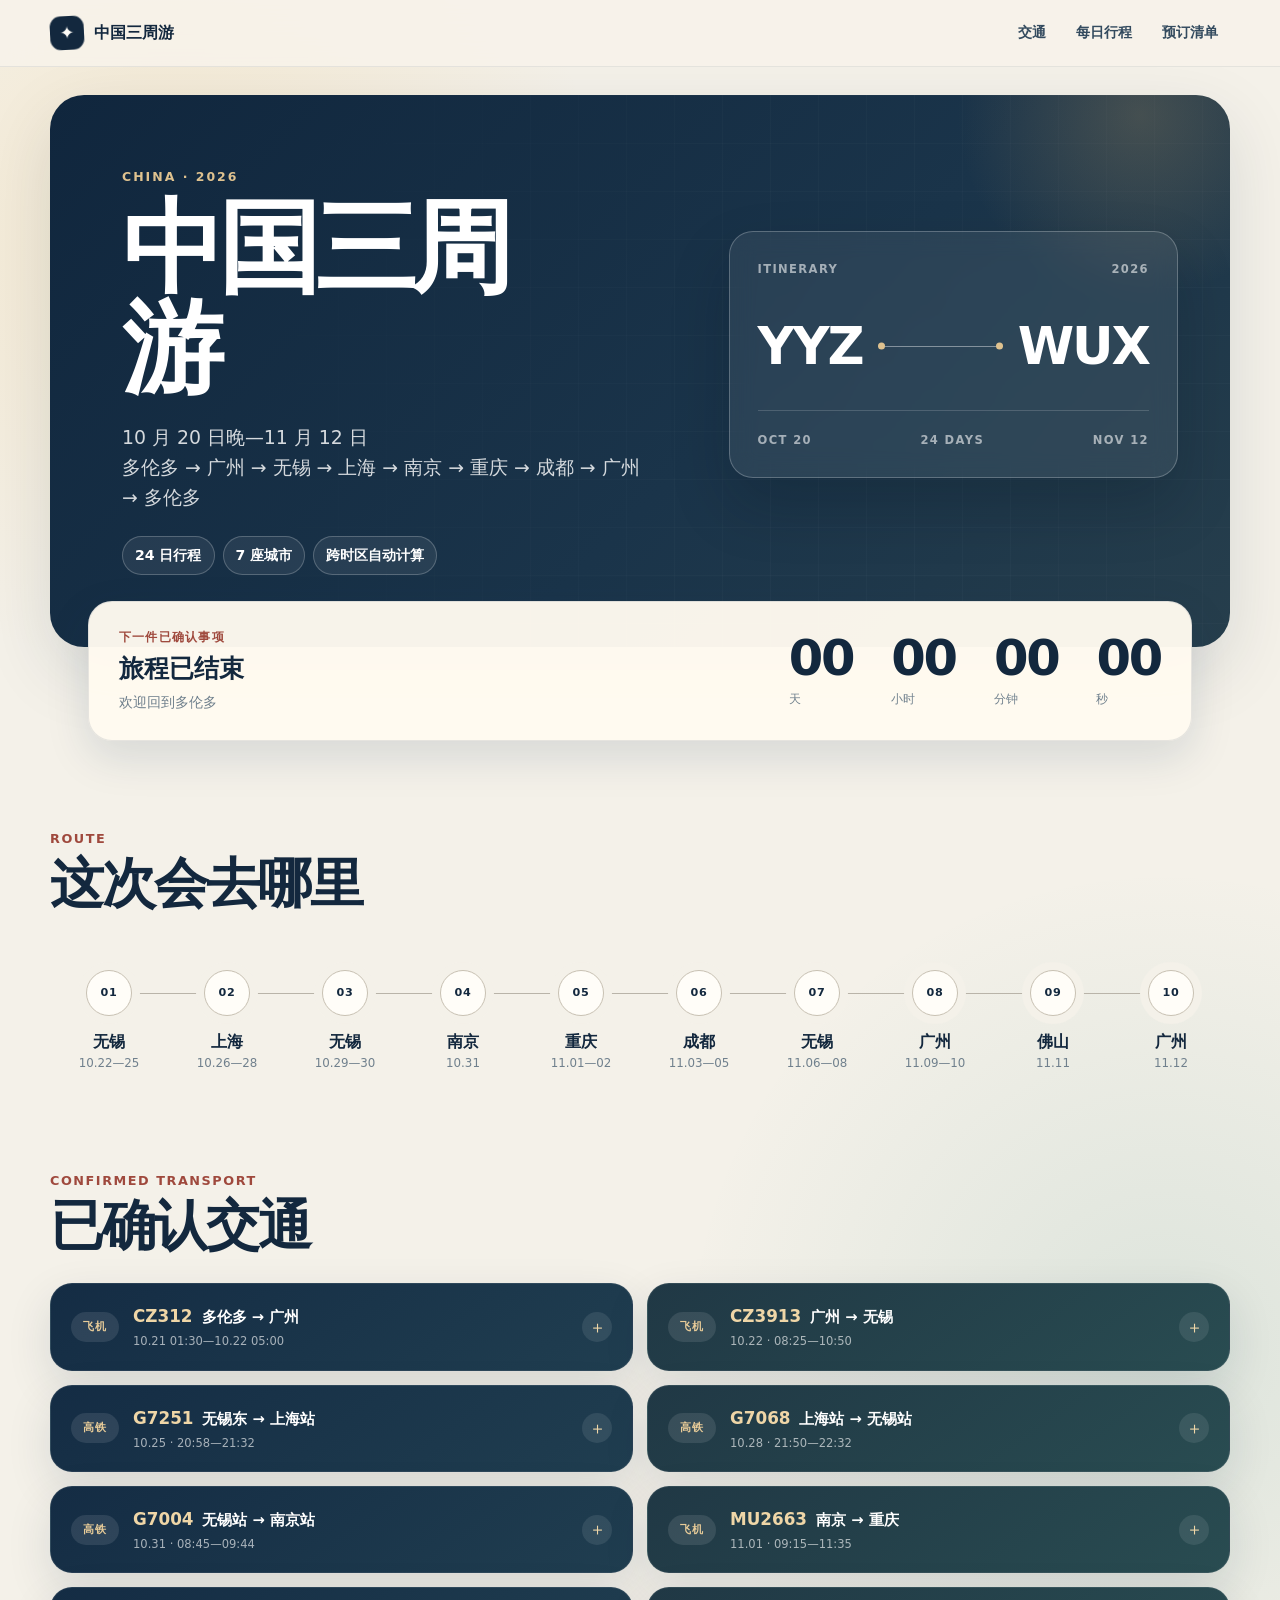
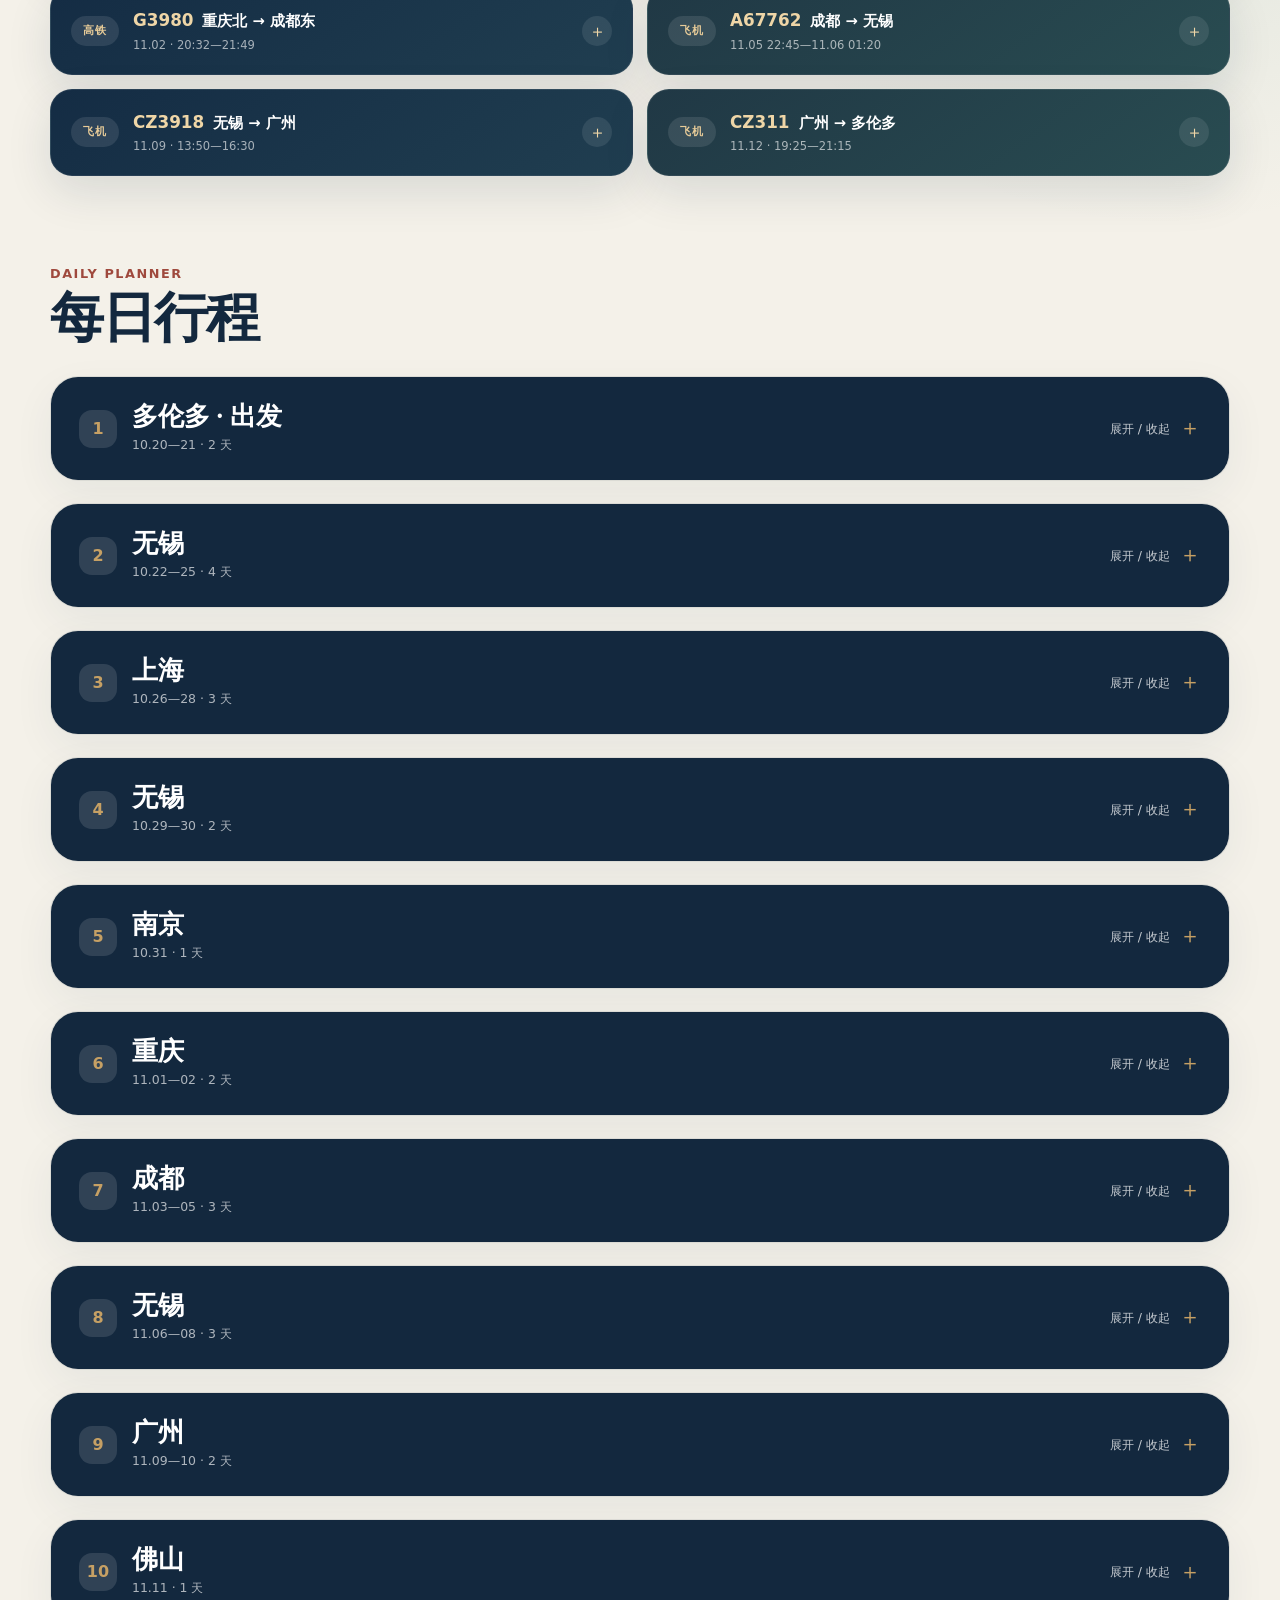
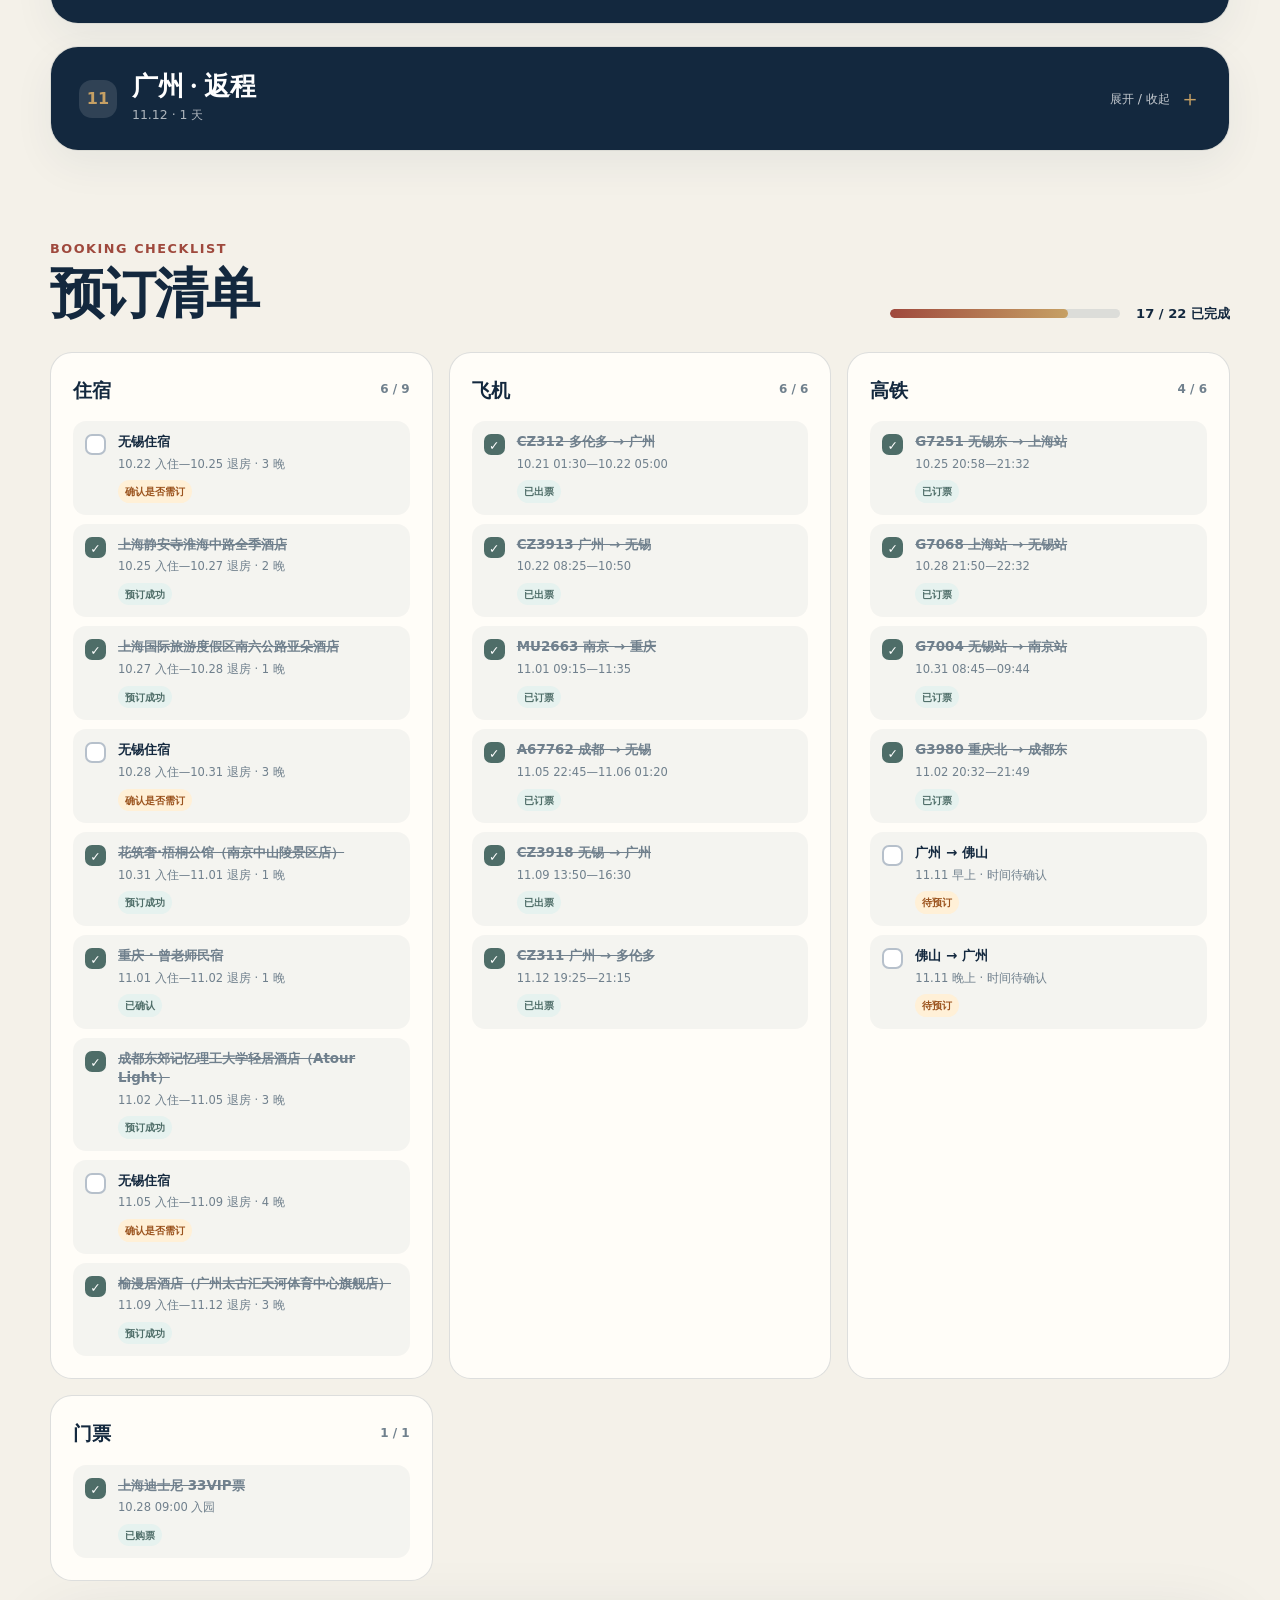
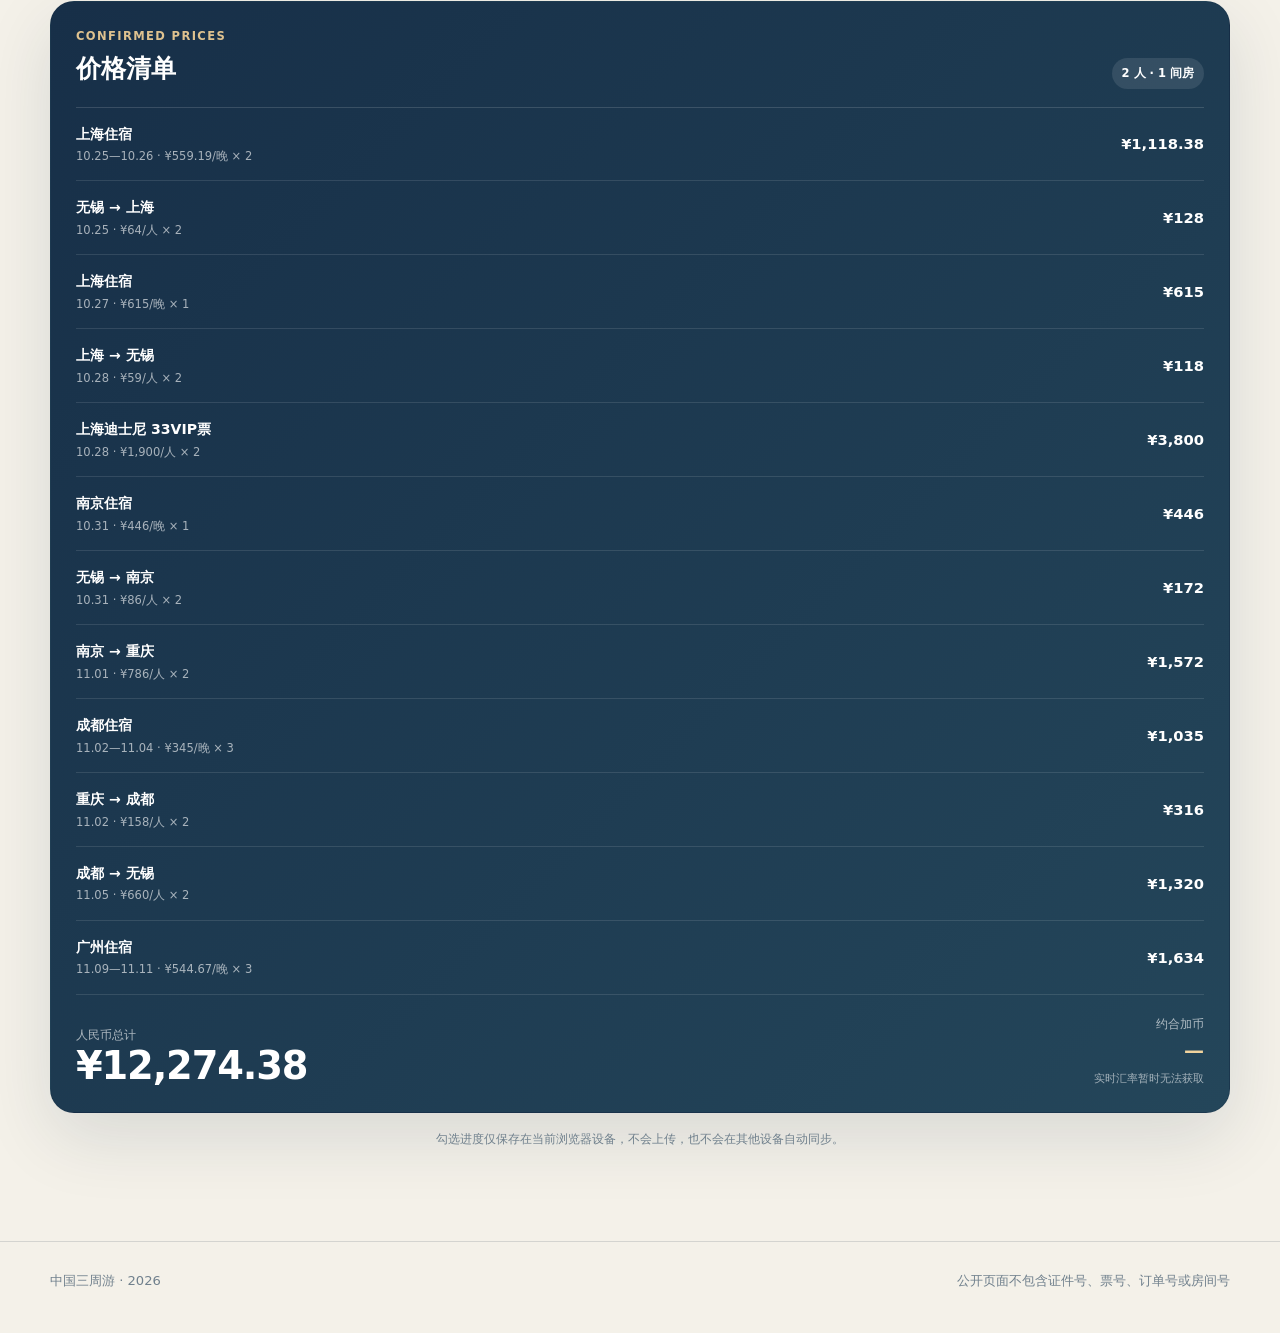
<file: 独立版_中国三周游_2026.html>
<!DOCTYPE html>

<html lang="zh-CN"><head><meta content="text/html; charset=utf-8" http-equiv="Content-Type"/>
<meta content="width=device-width, initial-scale=1, viewport-fit=cover" name="viewport"/>
<meta content="noindex,nofollow" name="robots"/>
<meta content="#102f55" name="theme-color"/>
<title>中国三周游 · 2026</title>
<meta content="2026 年 10 月至 11 月，多伦多往返中国的每日旅行行程与预订清单。" name="description"/>
<link href="data:image/svg+xml,%3Csvg xmlns='http://www.w3.org/2000/svg' viewBox='0 0 64 64'%3E%3Crect width='64' height='64' rx='16' fill='%23102f55'/%3E%3Cpath d='M13 39c14-2 24-9 36-24l4 3c-7 12-15 21-25 27l-3 9-4-1 1-7-9-2z' fill='%23f7c66a'/%3E%3Cpath d='m30 34-11-9 4-3 15 7z' fill='%23fff7e8'/%3E%3C/svg%3E" rel="icon" type="image/svg+xml"/>
<style>/* 原网页完整样式，未改变设计。 */
:root{--ink:#13283e;--ink-2:#344b5f;--paper:#f4f1e9;--paper-2:#fffdf8;--red:#9f493d;--gold:#c6a064;--jade:#4e6d68;--line:rgba(19,40,62,.14);--muted:#70808d;--white:#fff;--shadow:0 24px 70px rgba(19,40,62,.12);--radius:26px}
    *{box-sizing:border-box}html{scroll-behavior:smooth}body{margin:0;color:var(--ink);background:radial-gradient(circle at 14% 4%,rgba(240,187,84,.18),transparent 27rem),radial-gradient(circle at 91% 22%,rgba(47,130,122,.12),transparent 30rem),var(--paper);font-family:Inter,ui-sans-serif,system-ui,-apple-system,BlinkMacSystemFont,"Segoe UI","PingFang SC","Microsoft YaHei",sans-serif;font-size:16px;line-height:1.6;min-width:320px}a{color:inherit}button,a,input{-webkit-tap-highlight-color:transparent}.shell{width:min(1180px,calc(100% - 32px));margin:0 auto}
    .topbar{position:sticky;top:0;z-index:20;background:rgba(247,243,234,.86);backdrop-filter:blur(18px);border-bottom:1px solid rgba(16,47,85,.08)}.topbar-inner{min-height:66px;display:flex;align-items:center;justify-content:space-between;gap:20px}.brand{display:flex;align-items:center;gap:10px;font-weight:850;text-decoration:none}.brand-mark{width:34px;height:34px;border-radius:11px;display:grid;place-items:center;color:var(--paper-2);background:var(--ink);font-size:18px;transform:rotate(-3deg)}.topnav{display:flex;gap:6px}.topnav a{padding:8px 12px;border-radius:999px;color:var(--ink-2);text-decoration:none;font-size:.9rem;font-weight:750}.topnav a:hover,.topnav a:focus-visible{background:rgba(16,47,85,.08);outline:none}
    .hero{padding:28px 0 0}.hero-media{position:relative;min-height:445px;overflow:hidden;border-radius:34px;box-shadow:var(--shadow);background:linear-gradient(135deg,#10263d 0%,#1a344a 58%,#263e4c 100%);isolation:isolate;display:grid;grid-template-columns:minmax(0,1.15fr) minmax(300px,.85fr);align-items:center}.hero-media::before{content:"";position:absolute;inset:0;z-index:-1;opacity:.24;background-image:linear-gradient(rgba(255,255,255,.09) 1px,transparent 1px),linear-gradient(90deg,rgba(255,255,255,.09) 1px,transparent 1px);background-size:48px 48px;mask-image:linear-gradient(90deg,transparent 12%,#000 58%,#000)}.hero-media::after{content:"";position:absolute;width:380px;height:380px;right:-100px;top:-170px;z-index:-1;border-radius:50%;background:radial-gradient(circle,rgba(198,160,100,.24),transparent 68%)}.hero-copy{min-height:445px;padding:clamp(34px,6vw,72px);color:var(--white);display:flex;flex-direction:column;justify-content:center}.eyebrow{margin:0 0 12px;color:#dfc28f;text-transform:uppercase;letter-spacing:.16em;font-size:.78rem;font-weight:850}h1{margin:0;max-width:8ch;font-family:ui-serif,Georgia,"Songti SC",serif;font-size:clamp(3.1rem,8vw,6.4rem);line-height:.98;letter-spacing:-.055em}.hero-sub{margin:22px 0 0;font-size:clamp(1rem,2vw,1.18rem);color:rgba(255,255,255,.82)}.hero-tags{display:flex;flex-wrap:wrap;gap:8px;margin-top:24px}.hero-tag{border:1px solid rgba(255,255,255,.22);background:rgba(255,255,255,.07);padding:7px 12px;border-radius:999px;font-weight:700;font-size:.88rem}.hero-index{position:relative;margin:44px 52px 76px 0;padding:28px;border:1px solid rgba(255,255,255,.24);border-radius:24px;background:rgba(255,255,255,.07);color:var(--white);backdrop-filter:blur(12px);box-shadow:0 28px 60px rgba(3,15,26,.2)}.hero-index-head,.hero-index-meta{display:flex;align-items:center;justify-content:space-between;gap:14px;color:rgba(255,255,255,.58);font-size:.72rem;font-weight:800;letter-spacing:.12em}.hero-route-codes{display:grid;grid-template-columns:auto 1fr auto;align-items:center;gap:15px;margin:42px 0 38px}.hero-route-codes strong{font-size:clamp(1.7rem,4vw,3.2rem);line-height:1;letter-spacing:-.04em}.hero-route-codes i{position:relative;display:block;height:1px;background:rgba(255,255,255,.42)}.hero-route-codes i::before,.hero-route-codes i::after{content:"";position:absolute;top:50%;width:7px;height:7px;border-radius:50%;background:#dfc28f;transform:translateY(-50%)}.hero-route-codes i::before{left:0}.hero-route-codes i::after{right:0}.hero-index-meta{padding-top:20px;border-top:1px solid rgba(255,255,255,.16)}
    .count-wrap{position:relative;z-index:3;margin:-46px clamp(12px,3vw,38px) 0}.count-panel{padding:26px 30px;border:1px solid rgba(16,47,85,.1);border-radius:24px;background:rgba(255,250,240,.97);box-shadow:0 16px 44px rgba(16,47,85,.13);display:grid;grid-template-columns:minmax(230px,1.2fr) minmax(380px,1fr);align-items:center;gap:32px}.panel-label{margin:0 0 7px;color:var(--red);font-size:.77rem;font-weight:850;letter-spacing:.1em;text-transform:uppercase}.next-title{margin:0;font-size:1.55rem;line-height:1.25;font-family:inherit;letter-spacing:normal}.next-meta{margin:6px 0 0;color:var(--muted);font-size:.9rem}.countdown{display:flex;justify-content:flex-end;gap:clamp(15px,4vw,38px)}.count-unit{min-width:54px}.count-num{display:block;font-size:clamp(2rem,4vw,3.1rem);font-weight:900;line-height:1;letter-spacing:-.045em;font-variant-numeric:tabular-nums}.count-label{display:block;margin-top:6px;color:var(--muted);font-size:.72rem}
    .section{padding:88px 0 0;scroll-margin-top:76px}.section:last-of-type{padding-bottom:92px}.section-head{display:flex;align-items:end;justify-content:space-between;gap:24px;margin-bottom:28px}.section-kicker{margin:0 0 5px;color:var(--red);font-size:.8rem;font-weight:850;letter-spacing:.12em;text-transform:uppercase}h2{margin:0;font-family:ui-serif,Georgia,"Songti SC",serif;font-size:clamp(2rem,5vw,3.4rem);line-height:1.08;letter-spacing:-.035em}.section-note{margin:0;max-width:470px;color:var(--muted)}
    .route-line{position:relative;display:grid;grid-template-columns:repeat(10,1fr);gap:0;padding:28px 0 10px;overflow-x:auto;overscroll-behavior-x:contain;scrollbar-width:thin}.route-line::before{content:"";position:absolute;top:51px;left:5.5%;right:5.5%;height:1px;background:#b9b4a9}.route-stop{position:relative;z-index:1;min-width:108px;text-align:center;text-decoration:none}.route-dot{position:relative;z-index:1;width:46px;height:46px;aspect-ratio:1;display:grid;place-items:center;flex:0 0 46px;margin:0 auto 13px;border:1px solid #c8c1b3;border-radius:50%;background:var(--paper-2);color:var(--ink);box-shadow:0 0 0 8px var(--paper);font-size:.7rem;font-weight:900;letter-spacing:.06em;transition:transform .2s ease,background .2s ease,color .2s ease}.route-stop:hover .route-dot,.route-stop:focus-visible .route-dot{transform:translateY(-3px);background:var(--ink);color:var(--white)}.route-city{display:block;font-weight:850}.route-date{display:block;color:var(--muted);font-size:.74rem}
    .transport-list{display:grid;grid-template-columns:repeat(2,minmax(0,1fr));gap:14px}.transport-card{overflow:hidden;border:1px solid rgba(255,255,255,.08);border-radius:22px;background:linear-gradient(145deg,#142c44,#203e50);color:var(--white);box-shadow:0 16px 45px rgba(19,40,62,.12)}.transport-card:nth-child(even){background:linear-gradient(145deg,#203845,#294c51)}.transport-card>summary{list-style:none;cursor:pointer;display:grid;grid-template-columns:auto minmax(0,1fr) auto;align-items:center;gap:14px;padding:19px 20px}.transport-card>summary::-webkit-details-marker{display:none}.transport-card>summary:focus-visible{outline:3px solid var(--gold);outline-offset:-3px}.transport-mode{display:grid;place-items:center;min-width:48px;height:30px;padding:0 9px;border-radius:999px;background:rgba(255,255,255,.1);color:#e7cb98;font-size:.7rem;font-weight:850;letter-spacing:.06em}.transport-summary{min-width:0}.transport-heading{display:flex;align-items:baseline;gap:9px;min-width:0}.transport-number{flex:0 0 auto;color:#efd6a7;font-size:1.05rem;font-weight:900}.transport-route{overflow:hidden;text-overflow:ellipsis;white-space:nowrap;font-size:.92rem;font-weight:800}.transport-when{display:block;margin-top:2px;color:rgba(255,255,255,.62);font-size:.72rem}.transport-toggle{width:30px;height:30px;display:grid;place-items:center;border-radius:50%;background:rgba(255,255,255,.09);color:#efd6a7}.transport-toggle::after{content:"＋";font-size:1.05rem}.transport-card[open] .transport-toggle::after{content:"−"}.transport-detail{padding:0 20px 20px}.transport-route-detail{display:grid;grid-template-columns:minmax(0,1fr) auto minmax(0,1fr);align-items:center;gap:14px;padding-top:18px;border-top:1px solid rgba(255,255,255,.13)}.transport-point.end{text-align:right}.transport-point-label{display:block;color:rgba(255,255,255,.56);font-size:.66rem;font-weight:800}.transport-point strong{display:block;margin-top:3px;font-size:1.18rem;font-variant-numeric:tabular-nums}.transport-place{display:block;margin-top:3px;color:rgba(255,255,255,.75);font-size:.74rem;line-height:1.35}.transport-arrow{color:#e7cb98}.transport-meta{display:flex;flex-wrap:wrap;gap:8px 18px;margin-top:14px}.transport-platform,.transport-seat{margin:0;color:rgba(255,255,255,.58);font-size:.7rem}.transport-seat{color:#efd6a7;font-weight:850}
    .city-list{display:grid;gap:22px}.city-block{overflow:hidden;border:1px solid var(--line);border-radius:28px;background:rgba(255,250,240,.8);box-shadow:0 14px 42px rgba(16,47,85,.06)}.city-block>summary{list-style:none;cursor:pointer;display:flex;align-items:center;justify-content:space-between;gap:20px;padding:25px 28px;background:var(--ink);color:var(--white)}.city-block>summary::-webkit-details-marker{display:none}.city-block>summary:focus-visible{outline:3px solid var(--gold);outline-offset:-3px}.city-heading{display:flex;align-items:center;gap:15px}.city-order{width:38px;height:38px;display:grid;place-items:center;border-radius:13px;background:rgba(255,255,255,.12);color:var(--gold);font-weight:900}.city-title{margin:0;font-family:ui-serif,Georgia,"Songti SC",serif;font-size:1.65rem;line-height:1.1}.city-range{display:block;margin-top:4px;color:rgba(255,255,255,.66);font-size:.78rem}.city-toggle{display:flex;align-items:center;gap:9px;color:rgba(255,255,255,.75);font-size:.78rem}.city-toggle::after{content:"＋";font-size:1.35rem;color:var(--gold)}.city-block[open] .city-toggle::after{content:"−"}.city-body{padding:22px}.days-grid{display:grid;grid-template-columns:repeat(2,minmax(0,1fr));gap:15px}.day-card{min-width:0;padding:20px;border:1px solid var(--line);border-radius:20px;background:var(--paper-2)}.day-head{display:flex;align-items:flex-start;justify-content:space-between;gap:16px;padding-bottom:14px;border-bottom:1px solid var(--line)}.day-date{margin:0;font-size:1.18rem;line-height:1.25}.day-location{padding:4px 8px;border-radius:999px;background:rgba(47,130,122,.1);color:var(--jade);font-size:.7rem;font-weight:800}.day-slots{display:grid;gap:8px;margin-top:14px}.slot{display:grid;grid-template-columns:62px 1fr;align-items:center;gap:10px;min-height:47px;padding:9px 10px;border-radius:13px;background:rgba(16,47,85,.045)}.slot.meal{background:#fff2d8}.slot.event{background:#e8f4f1}.slot.confirmed{background:#e8eef5}.slot-time{color:var(--muted);font-size:.75rem;font-weight:850;font-variant-numeric:tabular-nums}.slot.meal .slot-time{color:#9b691e}.slot.event .slot-time{color:var(--jade)}.slot.confirmed .slot-time{color:var(--ink)}.slot-title{min-width:0;font-size:.86rem}.slot-title small{display:block;color:var(--muted);font-size:.72rem;line-height:1.35}.slot.empty .slot-title{color:#9aa5ae}
    .check-progress{display:flex;align-items:center;gap:16px;min-width:min(100%,340px)}.progress-track{flex:1;height:9px;overflow:hidden;border-radius:999px;background:rgba(16,47,85,.1)}.progress-fill{display:block;width:0;height:100%;border-radius:inherit;background:linear-gradient(90deg,var(--red),var(--gold));transition:width .2s ease}.progress-text{font-size:.82rem;font-weight:850;white-space:nowrap}.booking-grid{display:grid;grid-template-columns:repeat(3,minmax(0,1fr));gap:16px}.booking-group{padding:22px;border:1px solid var(--line);border-radius:22px;background:var(--paper-2)}.booking-group-head{display:flex;align-items:center;justify-content:space-between;gap:12px;margin-bottom:16px}.booking-group h3{margin:0;font-size:1.18rem}.group-count{color:var(--muted);font-size:.75rem;font-weight:800}.check-list{display:grid;gap:9px}.check-item{position:relative;display:grid;grid-template-columns:22px 1fr;gap:11px;align-items:start;padding:12px;border-radius:13px;background:rgba(16,47,85,.045);cursor:pointer}.check-item:hover{background:rgba(16,47,85,.075)}.check-item input{position:absolute;opacity:0;pointer-events:none}.fake-check{width:21px;height:21px;margin-top:1px;border:2px solid rgba(16,47,85,.3);border-radius:7px;background:var(--white);display:grid;place-items:center}.check-item input:focus-visible+.fake-check{outline:3px solid rgba(198,64,47,.25);outline-offset:2px}.check-item input:checked+.fake-check{border-color:var(--jade);background:var(--jade)}.check-item input:checked+.fake-check::after{content:"✓";color:var(--white);font-size:.78rem;font-weight:900}.check-copy strong{display:block;font-size:.84rem;line-height:1.4}.check-copy span{display:block;margin-top:3px;color:var(--muted);font-size:.72rem}.check-item:has(input:checked) .check-copy strong{text-decoration:line-through;color:var(--muted)}.check-badge{display:inline-flex!important;align-items:center;gap:5px;width:max-content;margin-top:7px!important;padding:3px 7px;border-radius:999px;background:#fff0d7;color:#9b531e!important;font-size:.65rem!important;font-weight:850}.check-badge.confirmed{background:#e9e8f7;color:#5d5687!important}.check-badge.confirmed::before{content:"";width:5px;height:5px;border-radius:50%;background:#756ca6}.check-badge.done{background:#e6f2ef;color:var(--jade)!important}.check-badge.done::before{display:none}.cost-summary{margin-top:20px;padding:25px;border:1px solid rgba(19,40,62,.16);border-radius:24px;background:linear-gradient(135deg,#172f48,#24465a);color:var(--white);box-shadow:var(--shadow)}.cost-head{display:flex;align-items:end;justify-content:space-between;gap:24px;padding-bottom:18px;border-bottom:1px solid rgba(255,255,255,.14)}.cost-kicker{margin:0 0 3px;color:#dfc28f;font-size:.72rem;font-weight:850;letter-spacing:.12em;text-transform:uppercase}.cost-head h3{margin:0;font-family:ui-serif,Georgia,"Songti SC",serif;font-size:1.55rem}.cost-people{padding:6px 10px;border-radius:999px;background:rgba(255,255,255,.1);font-size:.72rem;font-weight:850;white-space:nowrap}.cost-list{display:grid;gap:0}.cost-row{display:grid;grid-template-columns:minmax(0,1fr) auto;align-items:center;gap:18px;padding:15px 0;border-bottom:1px solid rgba(255,255,255,.11)}.cost-name strong{display:block;font-size:.88rem}.cost-name span{display:block;margin-top:2px;color:rgba(255,255,255,.62);font-size:.72rem}.cost-two{font-size:.92rem;font-weight:900;font-variant-numeric:tabular-nums;white-space:nowrap}.cost-total{display:flex;align-items:end;justify-content:space-between;gap:24px;padding-top:20px}.cost-total-label{display:block;color:rgba(255,255,255,.64);font-size:.74rem}.cost-total-cny{display:block;font-size:clamp(1.7rem,4vw,2.4rem);line-height:1.1;font-weight:900;letter-spacing:-.03em}.cost-cad{text-align:right}.cost-total-cad{display:block;color:#f1d39d;font-size:1.25rem;font-weight:900}.exchange-note{display:block;margin-top:4px;color:rgba(255,255,255,.58);font-size:.68rem}.storage-note{margin:16px 0 0;color:var(--muted);font-size:.78rem;text-align:center}
    footer{border-top:1px solid var(--line);padding:28px 0 42px;color:var(--muted);font-size:.82rem}.footer-inner{display:flex;align-items:center;justify-content:space-between;gap:18px}
    @media(max-width:940px){.count-panel{grid-template-columns:1fr}.countdown{justify-content:flex-start}.days-grid{grid-template-columns:1fr}.booking-grid{grid-template-columns:1fr 1fr}.route-line{grid-template-columns:repeat(10,112px);padding-inline:4px 18px;scroll-snap-type:x proximity;scrollbar-width:none}.route-line::-webkit-scrollbar{display:none}.route-line::before{display:none}.route-stop{scroll-snap-align:start}.route-stop:not(:last-child)::after{content:"";position:absolute;z-index:0;top:23px;left:calc(50% + 23px);width:66px;height:1px;background:#b9b4a9}}
    @media(max-width:680px){.shell{width:min(100% - 22px,1180px)}.brand>span:last-child{display:none}.topnav a{padding:7px 9px;font-size:.78rem}.hero{padding-top:10px}.hero-media{min-height:0;border-radius:24px;grid-template-columns:1fr}.hero-copy{min-height:auto;padding:45px 25px 28px}h1{max-width:none;font-size:clamp(3.25rem,18vw,5rem)}.hero-index{margin:0 25px 126px;padding:22px}.hero-route-codes{margin:28px 0}.count-wrap{margin-top:-105px;padding:0 9px}.count-panel{padding:20px;gap:20px}.next-title{font-size:1.25rem}.countdown{gap:clamp(13px,6vw,25px)}.count-unit{min-width:42px}.count-num{font-size:clamp(1.75rem,9vw,2.5rem)}.section{padding-top:68px}.section-head{align-items:flex-start;flex-direction:column;gap:12px}.transport-list{grid-template-columns:1fr}.transport-card>summary{padding:16px;gap:10px}.transport-mode{min-width:42px;padding:0 7px}.transport-heading{display:block}.transport-route{display:block;margin-top:1px;font-size:.84rem}.transport-detail{padding:0 16px 16px}.transport-route-detail{gap:9px}.transport-place{font-size:.69rem}.city-block>summary{padding:20px}.city-body{padding:12px}.day-card{padding:16px}.slot{grid-template-columns:54px 1fr}.booking-grid{grid-template-columns:1fr}.check-progress{width:100%}.cost-summary{padding:20px}.cost-row{gap:8px 12px}.cost-total{align-items:flex-start;flex-direction:column}.cost-cad{text-align:left}.footer-inner{align-items:flex-start;flex-direction:column}}
    @media(prefers-reduced-motion:reduce){html{scroll-behavior:auto}*,*::before,*::after{transition:none!important}}
</style>
</head>
<body>
<header class="topbar"><div class="shell topbar-inner"><a aria-label="回到首页" class="brand" href="#top"><span aria-hidden="true" class="brand-mark">✦</span><span>中国三周游</span></a><nav aria-label="页面导航" class="topnav"><a href="#transport">交通</a><a href="#itinerary">每日行程</a><a href="#booking">预订清单</a></nav></div></header>
<main id="top">
<section aria-labelledby="trip-title" class="hero shell">
<div class="hero-media"><div class="hero-copy"><p class="eyebrow">China · 2026</p><h1 id="trip-title">中国三周游</h1><p class="hero-sub">10 月 20 日晚—11 月 12 日<br/>多伦多 → 广州 → 无锡 → 上海 → 南京 → 重庆 → 成都 → 广州 → 多伦多</p><div class="hero-tags"><span class="hero-tag">24 日行程</span><span class="hero-tag">7 座城市</span><span class="hero-tag">跨时区自动计算</span></div></div><div aria-hidden="true" class="hero-index"><div class="hero-index-head"><span>ITINERARY</span><span>2026</span></div><div class="hero-route-codes"><strong>YYZ</strong><i></i><strong>WUX</strong></div><div class="hero-index-meta"><span>OCT 20</span><span>24 DAYS</span><span>NOV 12</span></div></div></div>
<div class="count-wrap"><section aria-live="polite" class="count-panel"><div><p class="panel-label">下一件已确认事项</p><h2 class="next-title" id="next-title">CZ312 多伦多起飞</h2><p class="next-meta" id="next-meta">多伦多 → 广州 · 10 月 21 日 01:30 · 多伦多时间</p></div><div class="countdown" id="main-countdown"><span class="count-unit"><b class="count-num" data-unit="days">0</b><span class="count-label">天</span></span><span class="count-unit"><b class="count-num" data-unit="hours">11</b><span class="count-label">小时</span></span><span class="count-unit"><b class="count-num" data-unit="minutes">36</b><span class="count-label">分钟</span></span><span class="count-unit"><b class="count-num" data-unit="seconds">55</b><span class="count-label">秒</span></span></div></section></div>
</section>
<section aria-labelledby="route-title" class="section shell"><div class="section-head"><div><p class="section-kicker">Route</p><h2 id="route-title">这次会去哪里</h2></div></div><div class="route-line"><a class="route-stop" href="#city-wuxi-1"><span class="route-dot">01</span><span class="route-city">无锡</span><span class="route-date">10.22—25</span></a><a class="route-stop" href="#city-shanghai"><span class="route-dot">02</span><span class="route-city">上海</span><span class="route-date">10.26—28</span></a><a class="route-stop" href="#city-wuxi-2"><span class="route-dot">03</span><span class="route-city">无锡</span><span class="route-date">10.29—30</span></a><a class="route-stop" href="#city-nanjing"><span class="route-dot">04</span><span class="route-city">南京</span><span class="route-date">10.31</span></a><a class="route-stop" href="#city-chongqing"><span class="route-dot">05</span><span class="route-city">重庆</span><span class="route-date">11.01—02</span></a><a class="route-stop" href="#city-chengdu"><span class="route-dot">06</span><span class="route-city">成都</span><span class="route-date">11.03—05</span></a><a class="route-stop" href="#city-wuxi-3"><span class="route-dot">07</span><span class="route-city">无锡</span><span class="route-date">11.06—08</span></a><a class="route-stop" href="#city-guangzhou-1"><span class="route-dot">08</span><span class="route-city">广州</span><span class="route-date">11.09—10</span></a><a class="route-stop" href="#city-foshan"><span class="route-dot">09</span><span class="route-city">佛山</span><span class="route-date">11.11</span></a><a class="route-stop" href="#city-guangzhou-2"><span class="route-dot">10</span><span class="route-city">广州</span><span class="route-date">11.12</span></a></div></section>
<section aria-labelledby="transport-title" class="section shell" id="transport"><div class="section-head"><div><p class="section-kicker">Confirmed transport</p><h2 id="transport-title">已确认交通</h2></div></div><div class="transport-list" id="confirmed-transport"><details class="transport-card"><summary><span class="transport-mode">飞机</span><span class="transport-summary"><span class="transport-heading"><strong class="transport-number">CZ312</strong><span class="transport-route">多伦多 → 广州</span></span><span class="transport-when">10.21 01:30—10.22 05:00</span></span><span aria-hidden="true" class="transport-toggle"></span></summary><div class="transport-detail"><div class="transport-route-detail"><div class="transport-point"><span class="transport-point-label">出发 · 多伦多时间</span><strong>01:30</strong><span class="transport-place">10.21 · 多伦多皮尔逊机场 T3</span></div><span aria-hidden="true" class="transport-arrow">→</span><div class="transport-point end"><span class="transport-point-label">抵达 · 中国时间</span><strong>05:00</strong><span class="transport-place">10.22 · 广州白云机场 T2</span></div></div><div class="transport-meta"><p class="transport-platform">预订平台 · 待补充</p></div></div></details><details class="transport-card"><summary><span class="transport-mode">飞机</span><span class="transport-summary"><span class="transport-heading"><strong class="transport-number">CZ3913</strong><span class="transport-route">广州 → 无锡</span></span><span class="transport-when">10.22 · 08:25—10:50</span></span><span aria-hidden="true" class="transport-toggle"></span></summary><div class="transport-detail"><div class="transport-route-detail"><div class="transport-point"><span class="transport-point-label">出发 · 中国时间</span><strong>08:25</strong><span class="transport-place">10.22 · 广州白云机场 T2</span></div><span aria-hidden="true" class="transport-arrow">→</span><div class="transport-point end"><span class="transport-point-label">抵达 · 中国时间</span><strong>10:50</strong><span class="transport-place">10.22 · 无锡硕放机场</span></div></div><div class="transport-meta"><p class="transport-platform">预订平台 · 待补充</p><p class="transport-seat">座位 · 34H / 34J</p></div></div></details><details class="transport-card"><summary><span class="transport-mode">高铁</span><span class="transport-summary"><span class="transport-heading"><strong class="transport-number">G7251</strong><span class="transport-route">无锡东 → 上海站</span></span><span class="transport-when">10.25 · 20:58—21:32</span></span><span aria-hidden="true" class="transport-toggle"></span></summary><div class="transport-detail"><div class="transport-route-detail"><div class="transport-point"><span class="transport-point-label">出发 · 中国时间</span><strong>20:58</strong><span class="transport-place">10.25 · 无锡东站</span></div><span aria-hidden="true" class="transport-arrow">→</span><div class="transport-point end"><span class="transport-point-label">抵达 · 中国时间</span><strong>21:32</strong><span class="transport-place">10.25 · 上海站</span></div></div><div class="transport-meta"><p class="transport-platform">预订平台 · 携程</p><p class="transport-seat">座位 · 08车厢 · 05D / 05F</p></div></div></details><details class="transport-card"><summary><span class="transport-mode">高铁</span><span class="transport-summary"><span class="transport-heading"><strong class="transport-number">G7068</strong><span class="transport-route">上海站 → 无锡站</span></span><span class="transport-when">10.28 · 21:50—22:32</span></span><span aria-hidden="true" class="transport-toggle"></span></summary><div class="transport-detail"><div class="transport-route-detail"><div class="transport-point"><span class="transport-point-label">出发 · 中国时间</span><strong>21:50</strong><span class="transport-place">10.28 · 上海站</span></div><span aria-hidden="true" class="transport-arrow">→</span><div class="transport-point end"><span class="transport-point-label">抵达 · 中国时间</span><strong>22:32</strong><span class="transport-place">10.28 · 无锡站</span></div></div><div class="transport-meta"><p class="transport-platform">预订平台 · 携程</p><p class="transport-seat">座位 · 02车厢 · 03A / 03B</p></div></div></details><details class="transport-card"><summary><span class="transport-mode">高铁</span><span class="transport-summary"><span class="transport-heading"><strong class="transport-number">G7004</strong><span class="transport-route">无锡站 → 南京站</span></span><span class="transport-when">10.31 · 08:45—09:44</span></span><span aria-hidden="true" class="transport-toggle"></span></summary><div class="transport-detail"><div class="transport-route-detail"><div class="transport-point"><span class="transport-point-label">出发 · 中国时间</span><strong>08:45</strong><span class="transport-place">10.31 · 无锡站</span></div><span aria-hidden="true" class="transport-arrow">→</span><div class="transport-point end"><span class="transport-point-label">抵达 · 中国时间</span><strong>09:44</strong><span class="transport-place">10.31 · 南京站</span></div></div><div class="transport-meta"><p class="transport-platform">预订平台 · 携程</p><p class="transport-seat">座位 · 06车厢 · 06A / 06B</p></div></div></details><details class="transport-card"><summary><span class="transport-mode">飞机</span><span class="transport-summary"><span class="transport-heading"><strong class="transport-number">MU2663</strong><span class="transport-route">南京 → 重庆</span></span><span class="transport-when">11.01 · 09:15—11:35</span></span><span aria-hidden="true" class="transport-toggle"></span></summary><div class="transport-detail"><div class="transport-route-detail"><div class="transport-point"><span class="transport-point-label">出发 · 中国时间</span><strong>09:15</strong><span class="transport-place">11.01 · 南京禄口机场</span></div><span aria-hidden="true" class="transport-arrow">→</span><div class="transport-point end"><span class="transport-point-label">抵达 · 中国时间</span><strong>11:35</strong><span class="transport-place">11.01 · 重庆江北机场</span></div></div><div class="transport-meta"><p class="transport-platform">预订平台 · 携程</p><p class="transport-seat">座位 · 34C / 34J</p></div></div></details><details class="transport-card"><summary><span class="transport-mode">高铁</span><span class="transport-summary"><span class="transport-heading"><strong class="transport-number">G3980</strong><span class="transport-route">重庆北 → 成都东</span></span><span class="transport-when">11.02 · 20:32—21:49</span></span><span aria-hidden="true" class="transport-toggle"></span></summary><div class="transport-detail"><div class="transport-route-detail"><div class="transport-point"><span class="transport-point-label">出发 · 中国时间</span><strong>20:32</strong><span class="transport-place">11.02 · 重庆北站</span></div><span aria-hidden="true" class="transport-arrow">→</span><div class="transport-point end"><span class="transport-point-label">抵达 · 中国时间</span><strong>21:49</strong><span class="transport-place">11.02 · 成都东站</span></div></div><div class="transport-meta"><p class="transport-platform">预订平台 · 携程</p><p class="transport-seat">座位 · 07车厢 · 12C / 12D</p></div></div></details><details class="transport-card"><summary><span class="transport-mode">飞机</span><span class="transport-summary"><span class="transport-heading"><strong class="transport-number">A67762</strong><span class="transport-route">成都 → 无锡</span></span><span class="transport-when">11.05 22:45—11.06 01:20</span></span><span aria-hidden="true" class="transport-toggle"></span></summary><div class="transport-detail"><div class="transport-route-detail"><div class="transport-point"><span class="transport-point-label">出发 · 中国时间</span><strong>22:45</strong><span class="transport-place">11.05 · 成都天府机场</span></div><span aria-hidden="true" class="transport-arrow">→</span><div class="transport-point end"><span class="transport-point-label">抵达 · 中国时间</span><strong>01:20</strong><span class="transport-place">11.06 · 无锡硕放机场</span></div></div><div class="transport-meta"><p class="transport-platform">预订平台 · 携程</p></div></div></details><details class="transport-card"><summary><span class="transport-mode">飞机</span><span class="transport-summary"><span class="transport-heading"><strong class="transport-number">CZ3918</strong><span class="transport-route">无锡 → 广州</span></span><span class="transport-when">11.09 · 13:50—16:30</span></span><span aria-hidden="true" class="transport-toggle"></span></summary><div class="transport-detail"><div class="transport-route-detail"><div class="transport-point"><span class="transport-point-label">出发 · 中国时间</span><strong>13:50</strong><span class="transport-place">11.09 · 无锡硕放机场</span></div><span aria-hidden="true" class="transport-arrow">→</span><div class="transport-point end"><span class="transport-point-label">抵达 · 中国时间</span><strong>16:30</strong><span class="transport-place">11.09 · 广州白云机场 T2</span></div></div><div class="transport-meta"><p class="transport-platform">预订平台 · 待补充</p><p class="transport-seat">座位 · 31J / 31K</p></div></div></details><details class="transport-card"><summary><span class="transport-mode">飞机</span><span class="transport-summary"><span class="transport-heading"><strong class="transport-number">CZ311</strong><span class="transport-route">广州 → 多伦多</span></span><span class="transport-when">11.12 · 19:25—21:15</span></span><span aria-hidden="true" class="transport-toggle"></span></summary><div class="transport-detail"><div class="transport-route-detail"><div class="transport-point"><span class="transport-point-label">出发 · 中国时间</span><strong>19:25</strong><span class="transport-place">11.12 · 广州白云机场 T2</span></div><span aria-hidden="true" class="transport-arrow">→</span><div class="transport-point end"><span class="transport-point-label">抵达 · 多伦多时间</span><strong>21:15</strong><span class="transport-place">11.12 · 多伦多皮尔逊机场 T3</span></div></div><div class="transport-meta"><p class="transport-platform">预订平台 · 待补充</p></div></div></details></div></section>
<section aria-labelledby="itinerary-title" class="section shell" id="itinerary"><div class="section-head"><div><p class="section-kicker">Daily planner</p><h2 id="itinerary-title">每日行程</h2></div></div><div class="city-list" id="city-itinerary"><details class="city-block" id="city-toronto-depart"><summary><div class="city-heading"><span class="city-order">1</span><div><h3 class="city-title">多伦多 · 出发</h3><span class="city-range">10.20—21 · 2 天</span></div></div><span class="city-toggle">展开 / 收起</span></summary><div class="city-body"><div class="days-grid"><article class="day-card"><header class="day-head"><h4 class="day-date">10月20日周二</h4><span class="day-location">多伦多</span></header><div class="day-slots"><div class="slot confirmed"><span class="slot-time">22:30</span><span class="slot-title">抵达多伦多皮尔逊机场 T3</span></div></div></article><article class="day-card"><header class="day-head"><h4 class="day-date">10月21日周三</h4><span class="day-location">飞行日</span></header><div class="day-slots"><div class="slot confirmed"><span class="slot-time">01:30</span><span class="slot-title">CZ312 · 多伦多皮尔逊机场 T3<small>预订平台待补充</small></span></div></div></article></div></div></details><details class="city-block" id="city-wuxi-1"><summary><div class="city-heading"><span class="city-order">2</span><div><h3 class="city-title">无锡</h3><span class="city-range">10.22—25 · 4 天</span></div></div><span class="city-toggle">展开 / 收起</span></summary><div class="city-body"><div class="days-grid"><article class="day-card"><header class="day-head"><h4 class="day-date">10月22日周四</h4><span class="day-location">广州转机 → 无锡</span></header><div class="day-slots"><div class="slot confirmed"><span class="slot-time">05:00</span><span class="slot-title">CZ312 · 广州白云机场 T2<small>预订平台待补充</small></span></div><div class="slot event"><span class="slot-time">早餐</span><span class="slot-title">机场解决<small>广州白云机场转机期间</small></span></div><div class="slot confirmed"><span class="slot-time">08:25</span><span class="slot-title">CZ3913 · 广州白云机场 T2<small>预订平台待补充</small></span></div><div class="slot confirmed"><span class="slot-time">10:50</span><span class="slot-title">CZ3913 · 无锡硕放机场<small>预订平台待补充</small></span></div><div class="slot meal empty"><span class="slot-time">午餐</span><span class="slot-title">待安排</span></div><div class="slot event"><span class="slot-time">15:30</span><span class="slot-title">双眼皮面诊<small>无锡第二人民医院</small></span></div><div class="slot event"><span class="slot-time">晚餐＋晚上</span><span class="slot-title">万象城</span></div></div></article><article class="day-card"><header class="day-head"><h4 class="day-date">10月23日周五</h4><span class="day-location">无锡</span></header><div class="day-slots"><div class="slot event"><span class="slot-time">07:50–08:20</span><span class="slot-title">遗传咨询<small>无锡妇幼</small></span></div><div class="slot event"><span class="slot-time">早餐</span><span class="slot-title">熙盛源小笼包<small>检查结束后</small></span></div><div class="slot meal empty"><span class="slot-time">午餐</span><span class="slot-title">待安排</span></div><div class="slot event"><span class="slot-time">13:30–14:00</span><span class="slot-title">足踝检查<small>第九人民医院</small></span></div><div class="slot event"><span class="slot-time">晚餐＋晚上</span><span class="slot-title">南长街</span></div></div></article><article class="day-card"><header class="day-head"><h4 class="day-date">10月24日周六</h4><span class="day-location">无锡</span></header><div class="day-slots"><div class="slot event"><span class="slot-time">早餐</span><span class="slot-title">无锡早面</span></div><div class="slot event"><span class="slot-time">上午</span><span class="slot-title">灵山大佛<small>早餐后出发，预留半天</small></span></div><div class="slot meal empty"><span class="slot-time">午餐</span><span class="slot-title">待安排</span></div><div class="slot event"><span class="slot-time">14:00</span><span class="slot-title">美甲</span></div><div class="slot event"><span class="slot-time">晚餐</span><span class="slot-title">家宴</span></div><div class="slot event empty"><span class="slot-time">晚上</span><span class="slot-title">待安排</span></div></div></article><article class="day-card"><header class="day-head"><h4 class="day-date">10月25日周日</h4><span class="day-location">无锡 → 上海</span></header><div class="day-slots"><div class="slot meal empty"><span class="slot-time">早餐</span><span class="slot-title">待安排</span></div><div class="slot empty empty"><span class="slot-time">上午</span><span class="slot-title">待安排</span></div><div class="slot event"><span class="slot-time">午餐</span><span class="slot-title">无锡酸辣汤＋锅贴</span></div><div class="slot event"><span class="slot-time">下午＋晚餐</span><span class="slot-title">寄畅园＋惠山古镇<small>晚间乘高铁，需预留返程和取行李时间</small></span></div><div class="slot confirmed"><span class="slot-time">20:58</span><span class="slot-title">G7251 · 无锡东站<small>携程</small></span></div><div class="slot confirmed"><span class="slot-time">21:32</span><span class="slot-title">G7251 · 上海站<small>携程</small></span></div><div class="slot event"><span class="slot-time">住宿</span><span class="slot-title">上海静安寺淮海中路全季酒店<small>第 1 晚 · 去哪儿网</small></span></div></div></article></div></div></details><details class="city-block" id="city-shanghai"><summary><div class="city-heading"><span class="city-order">3</span><div><h3 class="city-title">上海</h3><span class="city-range">10.26—28 · 3 天</span></div></div><span class="city-toggle">展开 / 收起</span></summary><div class="city-body"><div class="days-grid"><article class="day-card"><header class="day-head"><h4 class="day-date">10月26日周一</h4><span class="day-location">上海</span></header><div class="day-slots"><div class="slot event"><span class="slot-time">上午</span><span class="slot-title">化妆</span></div><div class="slot event"><span class="slot-time">早午餐</span><span class="slot-title">Bijou</span></div><div class="slot event"><span class="slot-time">下午</span><span class="slot-title">City Walk<small>01 Honky Tonk · 02 小玉快闪店 · 03 Hitable · 04 Goodbai · 05 BIJOU · 06 Tagi · 07 Spiceman Gelato · 08 Rosy Doedian Drip · 09 Brandy Melville · 10 Muse LuEra</small></span></div><div class="slot event"><span class="slot-time">17:30</span><span class="slot-title">鮨棠</span></div><div class="slot event"><span class="slot-time">晚上</span><span class="slot-title">南京西路＋外滩</span></div><div class="slot event"><span class="slot-time">住宿</span><span class="slot-title">上海静安寺淮海中路全季酒店<small>第 2 晚 · 去哪儿网</small></span></div></div></article><article class="day-card"><header class="day-head"><h4 class="day-date">10月27日周二</h4><span class="day-location">上海</span></header><div class="day-slots"><div class="slot event"><span class="slot-time">上午</span><span class="slot-title">化妆</span></div><div class="slot event"><span class="slot-time">早午餐</span><span class="slot-title">莱莱小笼</span></div><div class="slot event"><span class="slot-time">下午</span><span class="slot-title">TWOI</span></div><div class="slot event"><span class="slot-time">下午</span><span class="slot-title">苏州河</span></div><div class="slot event"><span class="slot-time">晚餐</span><span class="slot-title">老吉士</span></div><div class="slot event"><span class="slot-time">晚上</span><span class="slot-title">LV 邮轮<small>结束后前往酒店，需预留交通时间</small></span></div><div class="slot event"><span class="slot-time">住宿</span><span class="slot-title">上海国际旅游度假区南六公路亚朵酒店<small>第 1 晚 · 去哪儿网</small></span></div></div></article><article class="day-card"><header class="day-head"><h4 class="day-date">10月28日周三</h4><span class="day-location">上海 → 无锡</span></header><div class="day-slots"><div class="slot event"><span class="slot-time">早餐</span><span class="slot-title">酒店早餐</span></div><div class="slot event"><span class="slot-time">09:00</span><span class="slot-title">上海迪士尼 · 33VIP票<small>建议预留前往上海站及进站时间</small></span></div><div class="slot confirmed"><span class="slot-time">21:50</span><span class="slot-title">G7068 · 上海站<small>携程</small></span></div><div class="slot confirmed"><span class="slot-time">22:32</span><span class="slot-title">G7068 · 无锡站<small>携程</small></span></div></div></article></div></div></details><details class="city-block" id="city-wuxi-2"><summary><div class="city-heading"><span class="city-order">4</span><div><h3 class="city-title">无锡</h3><span class="city-range">10.29—30 · 2 天</span></div></div><span class="city-toggle">展开 / 收起</span></summary><div class="city-body"><div class="days-grid"><article class="day-card"><header class="day-head"><h4 class="day-date">10月29日周四</h4><span class="day-location">无锡</span></header><div class="day-slots"><div class="slot meal empty"><span class="slot-time">早餐</span><span class="slot-title">待安排</span></div><div class="slot empty empty"><span class="slot-time">上午</span><span class="slot-title">待安排</span></div><div class="slot event"><span class="slot-time">午餐</span><span class="slot-title">外婆家</span></div><div class="slot event"><span class="slot-time">下午</span><span class="slot-title">爸爸办公室</span></div><div class="slot event"><span class="slot-time">18:00</span><span class="slot-title">聚餐 · 荟聚同仁四季椰子鸡</span></div><div class="slot empty empty"><span class="slot-time">晚上</span><span class="slot-title">待安排</span></div></div></article><article class="day-card"><header class="day-head"><h4 class="day-date">10月30日周五</h4><span class="day-location">无锡 → 宜兴</span></header><div class="day-slots"><div class="slot meal empty"><span class="slot-time">早餐</span><span class="slot-title">待安排</span></div><div class="slot event"><span class="slot-time">上午</span><span class="slot-title">出发宜兴</span></div><div class="slot meal empty"><span class="slot-time">午餐</span><span class="slot-title">待安排</span></div><div class="slot event"><span class="slot-time">下午</span><span class="slot-title">宜兴陶美术馆</span></div><div class="slot meal empty"><span class="slot-time">晚餐</span><span class="slot-title">待安排</span></div><div class="slot empty empty"><span class="slot-time">晚上</span><span class="slot-title">待安排</span></div></div></article></div></div></details><details class="city-block" id="city-nanjing"><summary><div class="city-heading"><span class="city-order">5</span><div><h3 class="city-title">南京</h3><span class="city-range">10.31 · 1 天</span></div></div><span class="city-toggle">展开 / 收起</span></summary><div class="city-body"><div class="days-grid"><article class="day-card"><header class="day-head"><h4 class="day-date">10月31日周六</h4><span class="day-location">无锡 → 南京</span></header><div class="day-slots"><div class="slot meal empty"><span class="slot-time">早餐</span><span class="slot-title">待安排</span></div><div class="slot confirmed"><span class="slot-time">08:45</span><span class="slot-title">G7004 · 无锡站<small>携程</small></span></div><div class="slot confirmed"><span class="slot-time">09:44</span><span class="slot-title">G7004 · 南京站<small>携程</small></span></div><div class="slot meal empty"><span class="slot-time">午餐</span><span class="slot-title">待安排</span></div><div class="slot event"><span class="slot-time">下午</span><span class="slot-title">梧桐大道<small>16:30 有演出，需预留前往场地时间</small></span></div><div class="slot event"><span class="slot-time">16:30</span><span class="slot-title">Feel 南京演出<small>演出场地待补充</small></span></div><div class="slot event"><span class="slot-time">晚餐</span><span class="slot-title">舒雅土菜馆</span></div><div class="slot empty empty"><span class="slot-time">晚上</span><span class="slot-title">待安排</span></div><div class="slot event"><span class="slot-time">住宿</span><span class="slot-title">花筑奢·梧桐公馆（南京中山陵景区店）<small>第 1 晚 · 去哪儿网</small></span></div></div></article></div></div></details><details class="city-block" id="city-chongqing"><summary><div class="city-heading"><span class="city-order">6</span><div><h3 class="city-title">重庆</h3><span class="city-range">11.01—02 · 2 天</span></div></div><span class="city-toggle">展开 / 收起</span></summary><div class="city-body"><div class="days-grid"><article class="day-card"><header class="day-head"><h4 class="day-date">11月1日周日</h4><span class="day-location">南京 → 重庆</span></header><div class="day-slots"><div class="slot meal empty"><span class="slot-time">早餐</span><span class="slot-title">待安排</span></div><div class="slot confirmed"><span class="slot-time">09:15</span><span class="slot-title">MU2663 · 南京禄口机场<small>携程</small></span></div><div class="slot confirmed"><span class="slot-time">11:35</span><span class="slot-title">MU2663 · 重庆江北机场<small>携程</small></span></div><div class="slot event"><span class="slot-time">午餐</span><span class="slot-title">尘香</span></div><div class="slot event"><span class="slot-time">下午</span><span class="slot-title">龙门浩＋下浩里</span></div><div class="slot event"><span class="slot-time">晚餐</span><span class="slot-title">南滨路 · 莺花渡火锅</span></div><div class="slot event"><span class="slot-time">晚上</span><span class="slot-title">洪崖洞</span></div><div class="slot event"><span class="slot-time">凌晨</span><span class="slot-title">九街 · 金牙 Club / Luffroom</span></div><div class="slot event"><span class="slot-time">住宿</span><span class="slot-title">曾老师民宿<small>第 1 晚 · 平台待补充</small></span></div></div></article><article class="day-card"><header class="day-head"><h4 class="day-date">11月2日周一</h4><span class="day-location">重庆 → 成都</span></header><div class="day-slots"><div class="slot event"><span class="slot-time">早餐</span><span class="slot-title">花市豌杂面</span></div><div class="slot event"><span class="slot-time">上午</span><span class="slot-title">鹅岭栈道＋二厂</span></div><div class="slot event"><span class="slot-time">午餐</span><span class="slot-title">李子坝梁山鸡</span></div><div class="slot event"><span class="slot-time">下午</span><span class="slot-title">北仓文创园</span></div><div class="slot event"><span class="slot-time">晚餐＋晚上</span><span class="slot-title">足疗<small>玖合素手（备选） · 20:32 重庆北站高铁，需预留前往车站时间</small></span></div><div class="slot confirmed"><span class="slot-time">20:32</span><span class="slot-title">G3980 · 重庆北站<small>携程</small></span></div><div class="slot confirmed"><span class="slot-time">21:49</span><span class="slot-title">G3980 · 成都东站<small>携程</small></span></div><div class="slot event"><span class="slot-time">住宿</span><span class="slot-title">成都东郊记忆理工大学轻居酒店（Atour Light）<small>第 1 晚 · 去哪儿网</small></span></div></div></article></div></div></details><details class="city-block" id="city-chengdu"><summary><div class="city-heading"><span class="city-order">7</span><div><h3 class="city-title">成都</h3><span class="city-range">11.03—05 · 3 天</span></div></div><span class="city-toggle">展开 / 收起</span></summary><div class="city-body"><div class="days-grid"><article class="day-card"><header class="day-head"><h4 class="day-date">11月3日周二</h4><span class="day-location">成都</span></header><div class="day-slots"><div class="slot event"><span class="slot-time">早餐</span><span class="slot-title">面包不等</span></div><div class="slot event"><span class="slot-time">上午</span><span class="slot-title">大熊猫基地</span></div><div class="slot event"><span class="slot-time">午餐</span><span class="slot-title">胖娃滋补蹄花</span></div><div class="slot event"><span class="slot-time">下午</span><span class="slot-title">东郊记忆</span></div><div class="slot event"><span class="slot-time">晚餐</span><span class="slot-title">三棵树家常菜</span></div><div class="slot event"><span class="slot-time">晚上</span><span class="slot-title">玉林路 · 研麻所 · Pepper Gelato＋夜市</span></div><div class="slot event"><span class="slot-time">住宿</span><span class="slot-title">成都东郊记忆理工大学轻居酒店（Atour Light）<small>第 2 晚 · 去哪儿网</small></span></div></div></article><article class="day-card"><header class="day-head"><h4 class="day-date">11月4日周三</h4><span class="day-location">成都</span></header><div class="day-slots"><div class="slot event empty"><span class="slot-time">早午餐</span><span class="slot-title">待安排</span></div><div class="slot event"><span class="slot-time">下午</span><span class="slot-title">杜甫草堂＋人民公园</span></div><div class="slot event"><span class="slot-time">晚餐</span><span class="slot-title">五里关火锅 · 奎星楼店</span></div><div class="slot event"><span class="slot-time">晚上</span><span class="slot-title">宽窄巷子＋金色印象足疗</span></div><div class="slot event"><span class="slot-time">住宿</span><span class="slot-title">成都东郊记忆理工大学轻居酒店（Atour Light）<small>第 3 晚 · 去哪儿网</small></span></div></div></article><article class="day-card"><header class="day-head"><h4 class="day-date">11月5日周四</h4><span class="day-location">成都 → 无锡</span></header><div class="day-slots"><div class="slot event"><span class="slot-time">早午餐</span><span class="slot-title">麓湖 CPI</span></div><div class="slot event"><span class="slot-time">下午</span><span class="slot-title">COSMO＋太古里 TWOI</span></div><div class="slot meal empty"><span class="slot-time">晚餐</span><span class="slot-title">待安排</span></div><div class="slot confirmed"><span class="slot-time">22:45</span><span class="slot-title">A67762 · 成都天府机场<small>携程</small></span></div></div></article></div></div></details><details class="city-block" id="city-wuxi-3"><summary><div class="city-heading"><span class="city-order">8</span><div><h3 class="city-title">无锡</h3><span class="city-range">11.06—08 · 3 天</span></div></div><span class="city-toggle">展开 / 收起</span></summary><div class="city-body"><div class="days-grid"><article class="day-card"><header class="day-head"><h4 class="day-date">11月6日周五</h4><span class="day-location">无锡</span></header><div class="day-slots"><div class="slot confirmed"><span class="slot-time">01:20</span><span class="slot-title">A67762 · 无锡硕放机场<small>携程</small></span></div><div class="slot meal empty"><span class="slot-time">早餐</span><span class="slot-title">待安排</span></div><div class="slot event"><span class="slot-time">上午</span><span class="slot-title">美甲（备选）</span></div><div class="slot meal empty"><span class="slot-time">午餐</span><span class="slot-title">待安排</span></div><div class="slot event"><span class="slot-time">下午</span><span class="slot-title">运河汇</span></div><div class="slot event"><span class="slot-time">晚餐＋晚上</span><span class="slot-title">常州 · 水裹汤泉</span></div></div></article><article class="day-card"><header class="day-head"><h4 class="day-date">11月7日周六</h4><span class="day-location">无锡</span></header><div class="day-slots"><div class="slot meal empty"><span class="slot-time">早餐</span><span class="slot-title">待安排</span></div><div class="slot event"><span class="slot-time">上午</span><span class="slot-title">染发</span></div><div class="slot event"><span class="slot-time">午餐</span><span class="slot-title">毛华美食</span></div><div class="slot event"><span class="slot-time">下午</span><span class="slot-title">双眼皮手术</span></div><div class="slot event"><span class="slot-time">晚餐</span><span class="slot-title">家宴</span></div><div class="slot event"><span class="slot-time">晚上</span><span class="slot-title">阳春巷＋小娄巷<small>饭后步行逛街区</small></span></div></div></article><article class="day-card"><header class="day-head"><h4 class="day-date">11月8日周日</h4><span class="day-location">无锡</span></header><div class="day-slots"><div class="slot meal empty"><span class="slot-time">早餐</span><span class="slot-title">待安排</span></div><div class="slot empty empty"><span class="slot-time">上午</span><span class="slot-title">待安排</span></div><div class="slot meal empty"><span class="slot-time">午餐</span><span class="slot-title">待安排</span></div><div class="slot empty empty"><span class="slot-time">下午</span><span class="slot-title">待安排</span></div><div class="slot event"><span class="slot-time">晚餐</span><span class="slot-title">家宴</span></div></div></article></div></div></details><details class="city-block" id="city-guangzhou-1"><summary><div class="city-heading"><span class="city-order">9</span><div><h3 class="city-title">广州</h3><span class="city-range">11.09—10 · 2 天</span></div></div><span class="city-toggle">展开 / 收起</span></summary><div class="city-body"><div class="days-grid"><article class="day-card"><header class="day-head"><h4 class="day-date">11月9日周一</h4><span class="day-location">无锡 → 广州</span></header><div class="day-slots"><div class="slot meal empty"><span class="slot-time">早餐</span><span class="slot-title">待安排</span></div><div class="slot empty empty"><span class="slot-time">上午</span><span class="slot-title">待安排</span></div><div class="slot meal empty"><span class="slot-time">午餐</span><span class="slot-title">待安排</span></div><div class="slot confirmed"><span class="slot-time">13:50</span><span class="slot-title">CZ3918 · 无锡硕放机场<small>预订平台待补充</small></span></div><div class="slot confirmed"><span class="slot-time">16:30</span><span class="slot-title">CZ3918 · 广州白云机场 T2<small>预订平台待补充</small></span></div><div class="slot event"><span class="slot-time">晚餐</span><span class="slot-title">和林朝阳聚餐</span></div><div class="slot empty empty"><span class="slot-time">晚上</span><span class="slot-title">待安排</span></div><div class="slot event"><span class="slot-time">住宿</span><span class="slot-title">榆漫居酒店（广州太古汇天河体育中心旗舰店）<small>第 1 晚 · 携程</small></span></div></div></article><article class="day-card"><header class="day-head"><h4 class="day-date">11月10日周二</h4><span class="day-location">广州</span></header><div class="day-slots"><div class="slot event"><span class="slot-time">早餐＋午餐</span><span class="slot-title">广东早茶</span></div><div class="slot empty empty"><span class="slot-time">下午</span><span class="slot-title">待安排</span></div><div class="slot meal empty"><span class="slot-time">晚餐</span><span class="slot-title">待安排</span></div><div class="slot empty empty"><span class="slot-time">晚上</span><span class="slot-title">待安排</span></div><div class="slot event"><span class="slot-time">住宿</span><span class="slot-title">榆漫居酒店（广州太古汇天河体育中心旗舰店）<small>第 2 晚 · 携程</small></span></div></div></article></div></div></details><details class="city-block" id="city-foshan"><summary><div class="city-heading"><span class="city-order">10</span><div><h3 class="city-title">佛山</h3><span class="city-range">11.11 · 1 天</span></div></div><span class="city-toggle">展开 / 收起</span></summary><div class="city-body"><div class="days-grid"><article class="day-card"><header class="day-head"><h4 class="day-date">11月11日周三</h4><span class="day-location">广州 → 佛山 → 广州</span></header><div class="day-slots"><div class="slot event"><span class="slot-time">早上</span><span class="slot-title">出发佛山<small>车次及广州出发站待确认</small></span></div><div class="slot meal empty"><span class="slot-time">早餐</span><span class="slot-title">待安排</span></div><div class="slot event"><span class="slot-time">上午</span><span class="slot-title">家具厂参观</span></div><div class="slot meal empty"><span class="slot-time">午餐</span><span class="slot-title">待安排</span></div><div class="slot event"><span class="slot-time">下午</span><span class="slot-title">家具厂参观</span></div><div class="slot meal empty"><span class="slot-time">晚餐</span><span class="slot-title">待安排</span></div><div class="slot event"><span class="slot-time">晚上</span><span class="slot-title">回程广州<small>车次及佛山出发站待确认</small></span></div><div class="slot event"><span class="slot-time">住宿</span><span class="slot-title">榆漫居酒店（广州太古汇天河体育中心旗舰店）<small>第 3 晚 · 携程</small></span></div></div></article></div></div></details><details class="city-block" id="city-guangzhou-2"><summary><div class="city-heading"><span class="city-order">11</span><div><h3 class="city-title">广州 · 返程</h3><span class="city-range">11.12 · 1 天</span></div></div><span class="city-toggle">展开 / 收起</span></summary><div class="city-body"><div class="days-grid"><article class="day-card"><header class="day-head"><h4 class="day-date">11月12日周四</h4><span class="day-location">广州 → 多伦多</span></header><div class="day-slots"><div class="slot meal empty"><span class="slot-time">早餐</span><span class="slot-title">待安排</span></div><div class="slot empty empty"><span class="slot-time">上午</span><span class="slot-title">待安排</span></div><div class="slot meal empty"><span class="slot-time">午餐</span><span class="slot-title">待安排</span></div><div class="slot confirmed"><span class="slot-time">16:25</span><span class="slot-title">抵达广州白云机场 T2<small>CZ311 起飞前 3 小时</small></span></div><div class="slot meal empty"><span class="slot-time">晚餐</span><span class="slot-title">待安排</span></div><div class="slot confirmed"><span class="slot-time">19:25</span><span class="slot-title">CZ311 · 广州白云机场 T2<small>预订平台待补充</small></span></div><div class="slot confirmed"><span class="slot-time">21:15</span><span class="slot-title">CZ311 · 多伦多皮尔逊机场 T3<small>预订平台待补充</small></span></div></div></article></div></div></details></div></section>
<section aria-labelledby="booking-title" class="section shell" id="booking"><div class="section-head"><div><p class="section-kicker">Booking checklist</p><h2 id="booking-title">预订清单</h2></div><div class="check-progress"><div aria-hidden="true" class="progress-track"><span class="progress-fill" id="progress-fill" style="width: 77.2727%;"></span></div><span class="progress-text" id="progress-text">17 / 22 已完成</span></div></div><div class="booking-grid" id="booking-groups"><section class="booking-group"><div class="booking-group-head"><h3>住宿</h3><span class="group-count">6 / 9</span></div><div class="check-list"><label class="check-item"><input data-id="hotel-wuxi-1" type="checkbox"/><span aria-hidden="true" class="fake-check"></span><span class="check-copy"><strong>无锡住宿</strong><span>10.22 入住—10.25 退房 · 3 晚</span><span class="check-badge">确认是否需订</span></span></label><label class="check-item"><input checked="" data-id="hotel-shanghai-ji" type="checkbox"/><span aria-hidden="true" class="fake-check"></span><span class="check-copy"><strong>上海静安寺淮海中路全季酒店</strong><span>10.25 入住—10.27 退房 · 2 晚</span><span class="check-badge done">预订成功</span></span></label><label class="check-item"><input checked="" data-id="hotel-shanghai-atour" type="checkbox"/><span aria-hidden="true" class="fake-check"></span><span class="check-copy"><strong>上海国际旅游度假区南六公路亚朵酒店</strong><span>10.27 入住—10.28 退房 · 1 晚</span><span class="check-badge done">预订成功</span></span></label><label class="check-item"><input data-id="hotel-wuxi-2" type="checkbox"/><span aria-hidden="true" class="fake-check"></span><span class="check-copy"><strong>无锡住宿</strong><span>10.28 入住—10.31 退房 · 3 晚</span><span class="check-badge">确认是否需订</span></span></label><label class="check-item"><input checked="" data-id="hotel-nanjing" type="checkbox"/><span aria-hidden="true" class="fake-check"></span><span class="check-copy"><strong>花筑奢·梧桐公馆（南京中山陵景区店）</strong><span>10.31 入住—11.01 退房 · 1 晚</span><span class="check-badge done">预订成功</span></span></label><label class="check-item"><input checked="" data-id="hotel-chongqing-confirmed" type="checkbox"/><span aria-hidden="true" class="fake-check"></span><span class="check-copy"><strong>重庆 · 曾老师民宿</strong><span>11.01 入住—11.02 退房 · 1 晚</span><span class="check-badge confirmed done">已确认</span></span></label><label class="check-item"><input checked="" data-id="hotel-chengdu" type="checkbox"/><span aria-hidden="true" class="fake-check"></span><span class="check-copy"><strong>成都东郊记忆理工大学轻居酒店（Atour Light）</strong><span>11.02 入住—11.05 退房 · 3 晚</span><span class="check-badge done">预订成功</span></span></label><label class="check-item"><input data-id="hotel-wuxi-3" type="checkbox"/><span aria-hidden="true" class="fake-check"></span><span class="check-copy"><strong>无锡住宿</strong><span>11.05 入住—11.09 退房 · 4 晚</span><span class="check-badge">确认是否需订</span></span></label><label class="check-item"><input checked="" data-id="hotel-guangzhou" type="checkbox"/><span aria-hidden="true" class="fake-check"></span><span class="check-copy"><strong>榆漫居酒店（广州太古汇天河体育中心旗舰店）</strong><span>11.09 入住—11.12 退房 · 3 晚</span><span class="check-badge done">预订成功</span></span></label></div></section><section class="booking-group"><div class="booking-group-head"><h3>飞机</h3><span class="group-count">6 / 6</span></div><div class="check-list"><label class="check-item"><input checked="" data-id="flight-cz312" type="checkbox"/><span aria-hidden="true" class="fake-check"></span><span class="check-copy"><strong>CZ312 多伦多 → 广州</strong><span>10.21 01:30—10.22 05:00</span><span class="check-badge done">已出票</span></span></label><label class="check-item"><input checked="" data-id="flight-cz3913" type="checkbox"/><span aria-hidden="true" class="fake-check"></span><span class="check-copy"><strong>CZ3913 广州 → 无锡</strong><span>10.22 08:25—10:50</span><span class="check-badge done">已出票</span></span></label><label class="check-item"><input checked="" data-id="flight-nanjing-chongqing" type="checkbox"/><span aria-hidden="true" class="fake-check"></span><span class="check-copy"><strong>MU2663 南京 → 重庆</strong><span>11.01 09:15—11:35</span><span class="check-badge done">已订票</span></span></label><label class="check-item"><input checked="" data-id="flight-chengdu-wuxi" type="checkbox"/><span aria-hidden="true" class="fake-check"></span><span class="check-copy"><strong>A67762 成都 → 无锡</strong><span>11.05 22:45—11.06 01:20</span><span class="check-badge done">已订票</span></span></label><label class="check-item"><input checked="" data-id="flight-cz3918" type="checkbox"/><span aria-hidden="true" class="fake-check"></span><span class="check-copy"><strong>CZ3918 无锡 → 广州</strong><span>11.09 13:50—16:30</span><span class="check-badge done">已出票</span></span></label><label class="check-item"><input checked="" data-id="flight-cz311" type="checkbox"/><span aria-hidden="true" class="fake-check"></span><span class="check-copy"><strong>CZ311 广州 → 多伦多</strong><span>11.12 19:25—21:15</span><span class="check-badge done">已出票</span></span></label></div></section><section class="booking-group"><div class="booking-group-head"><h3>高铁</h3><span class="group-count">4 / 6</span></div><div class="check-list"><label class="check-item"><input checked="" data-id="rail-wuxi-shanghai" type="checkbox"/><span aria-hidden="true" class="fake-check"></span><span class="check-copy"><strong>G7251 无锡东 → 上海站</strong><span>10.25 20:58—21:32</span><span class="check-badge done">已订票</span></span></label><label class="check-item"><input checked="" data-id="rail-shanghai-wuxi" type="checkbox"/><span aria-hidden="true" class="fake-check"></span><span class="check-copy"><strong>G7068 上海站 → 无锡站</strong><span>10.28 21:50—22:32</span><span class="check-badge done">已订票</span></span></label><label class="check-item"><input checked="" data-id="rail-wuxi-nanjing" type="checkbox"/><span aria-hidden="true" class="fake-check"></span><span class="check-copy"><strong>G7004 无锡站 → 南京站</strong><span>10.31 08:45—09:44</span><span class="check-badge done">已订票</span></span></label><label class="check-item"><input checked="" data-id="rail-chongqing-chengdu" type="checkbox"/><span aria-hidden="true" class="fake-check"></span><span class="check-copy"><strong>G3980 重庆北 → 成都东</strong><span>11.02 20:32—21:49</span><span class="check-badge done">已订票</span></span></label><label class="check-item"><input data-id="rail-guangzhou-foshan" type="checkbox"/><span aria-hidden="true" class="fake-check"></span><span class="check-copy"><strong>广州 → 佛山</strong><span>11.11 早上 · 时间待确认</span><span class="check-badge">待预订</span></span></label><label class="check-item"><input data-id="rail-foshan-guangzhou" type="checkbox"/><span aria-hidden="true" class="fake-check"></span><span class="check-copy"><strong>佛山 → 广州</strong><span>11.11 晚上 · 时间待确认</span><span class="check-badge">待预订</span></span></label></div></section><section class="booking-group"><div class="booking-group-head"><h3>门票</h3><span class="group-count">1 / 1</span></div><div class="check-list"><label class="check-item"><input checked="" data-id="ticket-disney-33vip" type="checkbox"/><span aria-hidden="true" class="fake-check"></span><span class="check-copy"><strong>上海迪士尼 33VIP票</strong><span>10.28 09:00 入园</span><span class="check-badge done">已购票</span></span></label></div></section></div><section aria-live="polite" class="cost-summary" id="cost-summary"><div class="cost-head"><div><p class="cost-kicker">Confirmed prices</p><h3>价格清单</h3></div><span class="cost-people">2 人 · 1 间房</span></div><div class="cost-list"><div class="cost-row"><div class="cost-name"><strong>上海住宿</strong><span>10.25—10.26 · ¥559.19/晚 × 2</span></div><strong class="cost-two">¥1,118.38</strong></div><div class="cost-row"><div class="cost-name"><strong>无锡 → 上海</strong><span>10.25 · ¥64/人 × 2</span></div><strong class="cost-two">¥128</strong></div><div class="cost-row"><div class="cost-name"><strong>上海住宿</strong><span>10.27 · ¥615/晚 × 1</span></div><strong class="cost-two">¥615</strong></div><div class="cost-row"><div class="cost-name"><strong>上海 → 无锡</strong><span>10.28 · ¥59/人 × 2</span></div><strong class="cost-two">¥118</strong></div><div class="cost-row"><div class="cost-name"><strong>上海迪士尼 33VIP票</strong><span>10.28 · ¥1,900/人 × 2</span></div><strong class="cost-two">¥3,800</strong></div><div class="cost-row"><div class="cost-name"><strong>南京住宿</strong><span>10.31 · ¥446/晚 × 1</span></div><strong class="cost-two">¥446</strong></div><div class="cost-row"><div class="cost-name"><strong>无锡 → 南京</strong><span>10.31 · ¥86/人 × 2</span></div><strong class="cost-two">¥172</strong></div><div class="cost-row"><div class="cost-name"><strong>南京 → 重庆</strong><span>11.01 · ¥786/人 × 2</span></div><strong class="cost-two">¥1,572</strong></div><div class="cost-row"><div class="cost-name"><strong>成都住宿</strong><span>11.02—11.04 · ¥345/晚 × 3</span></div><strong class="cost-two">¥1,035</strong></div><div class="cost-row"><div class="cost-name"><strong>重庆 → 成都</strong><span>11.02 · ¥158/人 × 2</span></div><strong class="cost-two">¥316</strong></div><div class="cost-row"><div class="cost-name"><strong>成都 → 无锡</strong><span>11.05 · ¥660/人 × 2</span></div><strong class="cost-two">¥1,320</strong></div><div class="cost-row"><div class="cost-name"><strong>广州住宿</strong><span>11.09—11.11 · ¥544.67/晚 × 3</span></div><strong class="cost-two">¥1,634</strong></div></div><div class="cost-total"><div><span class="cost-total-label">人民币总计</span><strong class="cost-total-cny">¥12,274.38</strong></div><div class="cost-cad"><span class="cost-total-label">约合加币</span><strong class="cost-total-cad">CA$ 2,588.05</strong><span class="exchange-note">1 CNY = 0.2109 CAD · 2026-10-20 最新公布汇率</span></div></div></section><p class="storage-note">勾选进度仅保存在当前浏览器设备，不会上传，也不会在其他设备自动同步。</p></section>
</main>
<footer><div class="shell footer-inner"><span>中国三周游 · 2026</span><span>公开页面不包含证件号、票号、订单号或房间号</span></div></footer>
<script>// 已发布网页恢复的数据。直接修改数组里的行程、交通、预订信息。

const confirmedTransports=[
      {id:'cz312',mode:'飞机',number:'CZ312',route:'多伦多 → 广州',countdownTitle:'CZ312 多伦多起飞',iso:'2026-10-21T01:30:00-04:00',display:'10 月 21 日 01:30 · 多伦多时间',departure:{date:'10.21',time:'01:30',place:'多伦多皮尔逊机场 T3',zone:'多伦多时间'},arrival:{date:'10.22',time:'05:00',place:'广州白云机场 T2',zone:'中国时间'},platform:'待补充'},
      {id:'cz3913',mode:'飞机',number:'CZ3913',route:'广州 → 无锡',countdownTitle:'CZ3913 广州起飞',iso:'2026-10-22T08:25:00+08:00',display:'10 月 22 日 08:25 · 中国时间',departure:{date:'10.22',time:'08:25',place:'广州白云机场 T2',zone:'中国时间'},arrival:{date:'10.22',time:'10:50',place:'无锡硕放机场',zone:'中国时间'},platform:'待补充',seat:'34H / 34J'},
      {id:'g7251',mode:'高铁',number:'G7251',route:'无锡东 → 上海站',countdownTitle:'G7251 无锡东出发',iso:'2026-10-25T20:58:00+08:00',display:'10 月 25 日 20:58 · 中国时间',departure:{date:'10.25',time:'20:58',place:'无锡东站',zone:'中国时间'},arrival:{date:'10.25',time:'21:32',place:'上海站',zone:'中国时间'},platform:'携程',seat:'08车厢 · 05D / 05F'},
      {id:'g7068',mode:'高铁',number:'G7068',route:'上海站 → 无锡站',countdownTitle:'G7068 上海站出发',iso:'2026-10-28T21:50:00+08:00',display:'10 月 28 日 21:50 · 中国时间',departure:{date:'10.28',time:'21:50',place:'上海站',zone:'中国时间'},arrival:{date:'10.28',time:'22:32',place:'无锡站',zone:'中国时间'},platform:'携程',seat:'02车厢 · 03A / 03B'},
      {id:'g7004',mode:'高铁',number:'G7004',route:'无锡站 → 南京站',countdownTitle:'G7004 无锡站出发',iso:'2026-10-31T08:45:00+08:00',display:'10 月 31 日 08:45 · 中国时间',departure:{date:'10.31',time:'08:45',place:'无锡站',zone:'中国时间'},arrival:{date:'10.31',time:'09:44',place:'南京站',zone:'中国时间'},platform:'携程',seat:'06车厢 · 06A / 06B'},
      {id:'mu2663',mode:'飞机',number:'MU2663',route:'南京 → 重庆',countdownTitle:'MU2663 南京起飞',iso:'2026-11-01T09:15:00+08:00',display:'11 月 1 日 09:15 · 中国时间',departure:{date:'11.01',time:'09:15',place:'南京禄口机场',zone:'中国时间'},arrival:{date:'11.01',time:'11:35',place:'重庆江北机场',zone:'中国时间'},platform:'携程',seat:'34C / 34J'},
      {id:'g3980',mode:'高铁',number:'G3980',route:'重庆北 → 成都东',countdownTitle:'G3980 重庆北出发',iso:'2026-11-02T20:32:00+08:00',display:'11 月 2 日 20:32 · 中国时间',departure:{date:'11.02',time:'20:32',place:'重庆北站',zone:'中国时间'},arrival:{date:'11.02',time:'21:49',place:'成都东站',zone:'中国时间'},platform:'携程',seat:'07车厢 · 12C / 12D'},
      {id:'a67762',mode:'飞机',number:'A67762',route:'成都 → 无锡',countdownTitle:'A67762 成都起飞',iso:'2026-11-05T22:45:00+08:00',display:'11 月 5 日 22:45 · 中国时间',departure:{date:'11.05',time:'22:45',place:'成都天府机场',zone:'中国时间'},arrival:{date:'11.06',time:'01:20',place:'无锡硕放机场',zone:'中国时间'},platform:'携程'},
      {id:'cz3918',mode:'飞机',number:'CZ3918',route:'无锡 → 广州',countdownTitle:'CZ3918 无锡起飞',iso:'2026-11-09T13:50:00+08:00',display:'11 月 9 日 13:50 · 中国时间',departure:{date:'11.09',time:'13:50',place:'无锡硕放机场',zone:'中国时间'},arrival:{date:'11.09',time:'16:30',place:'广州白云机场 T2',zone:'中国时间'},platform:'待补充',seat:'31J / 31K'},
      {id:'cz311',mode:'飞机',number:'CZ311',route:'广州 → 多伦多',countdownTitle:'CZ311 广州起飞',iso:'2026-11-12T19:25:00+08:00',display:'11 月 12 日 19:25 · 中国时间',departure:{date:'11.12',time:'19:25',place:'广州白云机场 T2',zone:'中国时间'},arrival:{date:'11.12',time:'21:15',place:'多伦多皮尔逊机场 T3',zone:'多伦多时间'},platform:'待补充'}
    ];

const tripGroups=[
      {id:'toronto-depart',city:'多伦多 · 出发',range:'10.20—21',days:[
        {date:'2026-10-20',location:'多伦多',onlyEvents:true,events:[{time:'22:30',sort:2230,bucket:'evening',title:'抵达多伦多皮尔逊机场 T3',confirmed:true}]},
        {date:'2026-10-21',location:'飞行日',onlyEvents:true,events:[{time:'01:30',sort:130,bucket:'early',title:'CZ312 · 多伦多皮尔逊机场 T3',note:'预订平台待补充',confirmed:true}]}
      ]},
      {id:'wuxi-1',city:'无锡',range:'10.22—25',days:[
        {date:'2026-10-22',location:'广州转机 → 无锡',events:[{time:'05:00',sort:500,bucket:'morning',title:'CZ312 · 广州白云机场 T2',note:'预订平台待补充',confirmed:true},{time:'早餐',sort:630,meal:'breakfast',title:'机场解决',note:'广州白云机场转机期间'},{time:'08:25',sort:825,bucket:'morning',title:'CZ3913 · 广州白云机场 T2',note:'预订平台待补充',confirmed:true},{time:'10:50',sort:1050,bucket:'morning',title:'CZ3913 · 无锡硕放机场',note:'预订平台待补充',confirmed:true},{time:'15:30',sort:1530,bucket:'afternoon',title:'双眼皮面诊',note:'无锡第二人民医院'},{time:'晚餐＋晚上',sort:1800,meal:'dinner',bucket:'evening',title:'万象城'}]},
        {date:'2026-10-23',location:'无锡',events:[{time:'07:50–08:20',sort:750,bucket:'morning',title:'遗传咨询',note:'无锡妇幼'},{time:'早餐',sort:1000,meal:'breakfast',title:'熙盛源小笼包',note:'检查结束后'},{time:'13:30–14:00',sort:1330,bucket:'afternoon',title:'足踝检查',note:'第九人民医院'},{time:'晚餐＋晚上',sort:1830,meal:'dinner',bucket:'evening',title:'南长街'}]},
        {date:'2026-10-24',location:'无锡',events:[{time:'早餐',sort:730,meal:'breakfast',title:'无锡早面'},{time:'上午',sort:930,bucket:'morning',title:'灵山大佛',note:'早餐后出发，预留半天'},{time:'14:00',sort:1400,bucket:'afternoon',title:'美甲'},{time:'晚餐',sort:1800,meal:'dinner',title:'家宴'},{time:'晚上',sort:2000,bucket:'evening',title:'待安排'}]},
        {date:'2026-10-25',location:'无锡 → 上海',events:[{time:'午餐',sort:1200,meal:'lunch',title:'无锡酸辣汤＋锅贴'},{time:'下午＋晚餐',sort:1400,meal:'dinner',bucket:'afternoon',title:'寄畅园＋惠山古镇',note:'晚间乘高铁，需预留返程和取行李时间'},{time:'20:58',sort:2058,bucket:'evening',title:'G7251 · 无锡东站',note:'携程',confirmed:true},{time:'21:32',sort:2132,title:'G7251 · 上海站',note:'携程',confirmed:true},{time:'住宿',sort:2300,title:'上海静安寺淮海中路全季酒店',note:'第 1 晚 · 去哪儿网'}]}
      ]},
      {id:'shanghai',city:'上海',range:'10.26—28',days:[
        {date:'2026-10-26',location:'上海',events:[{time:'上午',sort:900,bucket:'morning',title:'化妆'},{time:'早午餐',sort:1130,meals:['breakfast','lunch'],title:'Bijou'},{time:'下午',sort:1400,bucket:'afternoon',title:'City Walk',note:'01 Honky Tonk · 02 小玉快闪店 · 03 Hitable · 04 Goodbai · 05 BIJOU · 06 Tagi · 07 Spiceman Gelato · 08 Rosy Doedian Drip · 09 Brandy Melville · 10 Muse LuEra'},{time:'17:30',sort:1730,meal:'dinner',title:'鮨棠'},{time:'晚上',sort:2000,bucket:'evening',title:'南京西路＋外滩'},{time:'住宿',sort:2300,title:'上海静安寺淮海中路全季酒店',note:'第 2 晚 · 去哪儿网'}]},{date:'2026-10-27',location:'上海',events:[{time:'上午',sort:900,bucket:'morning',title:'化妆'},{time:'早午餐',sort:1130,meals:['breakfast','lunch'],title:'莱莱小笼'},{time:'下午',sort:1330,bucket:'afternoon',title:'TWOI'},{time:'下午',sort:1500,bucket:'afternoon',title:'苏州河'},{time:'晚餐',sort:1800,meal:'dinner',title:'老吉士'},{time:'晚上',sort:2000,bucket:'evening',title:'LV 邮轮',note:'结束后前往酒店，需预留交通时间'},{time:'住宿',sort:2300,title:'上海国际旅游度假区南六公路亚朵酒店',note:'第 1 晚 · 去哪儿网'}]},
        {date:'2026-10-28',location:'上海 → 无锡',onlyEvents:true,events:[{time:'早餐',sort:700,meal:'breakfast',title:'酒店早餐'},{time:'09:00',sort:900,buckets:['morning','afternoon','evening'],title:'上海迪士尼 · 33VIP票',note:'建议预留前往上海站及进站时间'},{time:'21:50',sort:2150,title:'G7068 · 上海站',note:'携程',confirmed:true},{time:'22:32',sort:2232,title:'G7068 · 无锡站',note:'携程',confirmed:true}]}
      ]},
      {id:'wuxi-2',city:'无锡',range:'10.29—30',days:[
        {date:'2026-10-29',location:'无锡',events:[{time:'午餐',sort:1200,meal:'lunch',title:'外婆家'},{time:'下午',sort:1400,bucket:'afternoon',title:'爸爸办公室'},{time:'18:00',sort:1800,meal:'dinner',title:'聚餐 · 荟聚同仁四季椰子鸡'}]},
        {date:'2026-10-30',location:'无锡 → 宜兴',events:[{time:'上午',sort:900,bucket:'morning',title:'出发宜兴'},{time:'下午',sort:1400,bucket:'afternoon',title:'宜兴陶美术馆'}]}
      ]},
      {id:'nanjing',city:'南京',range:'10.31',days:[
        {date:'2026-10-31',location:'无锡 → 南京',events:[{time:'08:45',sort:845,bucket:'morning',title:'G7004 · 无锡站',note:'携程',confirmed:true},{time:'09:44',sort:944,bucket:'morning',title:'G7004 · 南京站',note:'携程',confirmed:true},{time:'下午',sort:1300,bucket:'afternoon',title:'梧桐大道',note:'16:30 有演出，需预留前往场地时间'},{time:'16:30',sort:1630,bucket:'afternoon',title:'Feel 南京演出',note:'演出场地待补充'},{time:'晚餐',sort:1830,meal:'dinner',title:'舒雅土菜馆'},{time:'住宿',sort:2300,title:'花筑奢·梧桐公馆（南京中山陵景区店）',note:'第 1 晚 · 去哪儿网'}]}
      ]},
      {id:'chongqing',city:'重庆',range:'11.01—02',days:[
        {date:'2026-11-01',location:'南京 → 重庆',events:[
          {time:'09:15',sort:915,bucket:'morning',title:'MU2663 · 南京禄口机场',note:'携程',confirmed:true},
          {time:'11:35',sort:1135,bucket:'morning',title:'MU2663 · 重庆江北机场',note:'携程',confirmed:true},
          {time:'午餐',sort:1200,meal:'lunch',title:'尘香'},
          {time:'下午',sort:1400,bucket:'afternoon',title:'龙门浩＋下浩里'},
          {time:'晚餐',sort:1800,meal:'dinner',title:'南滨路 · 莺花渡火锅'},
          {time:'晚上',sort:1930,bucket:'evening',title:'洪崖洞'},
          {time:'凌晨',sort:2500,title:'九街 · 金牙 Club / Luffroom'},
          {time:'住宿',sort:2700,title:'曾老师民宿',note:'第 1 晚 · 平台待补充'}
        ]},
        {date:'2026-11-02',location:'重庆 → 成都',events:[
          {time:'早餐',sort:700,meal:'breakfast',title:'花市豌杂面'},
          {time:'上午',sort:900,bucket:'morning',title:'鹅岭栈道＋二厂'},
          {time:'午餐',sort:1200,meal:'lunch',title:'李子坝梁山鸡'},
          {time:'下午',sort:1400,bucket:'afternoon',title:'北仓文创园'},
          {time:'晚餐＋晚上',sort:1800,meal:'dinner',bucket:'evening',title:'足疗',note:'玖合素手（备选） · 20:32 重庆北站高铁，需预留前往车站时间'},
          {time:'20:32',sort:2032,title:'G3980 · 重庆北站',note:'携程',confirmed:true},
          {time:'21:49',sort:2149,title:'G3980 · 成都东站',note:'携程',confirmed:true},
          {time:'住宿',sort:2300,title:'成都东郊记忆理工大学轻居酒店（Atour Light）',note:'第 1 晚 · 去哪儿网'}
        ]}
      ]},
      {id:'chengdu',city:'成都',range:'11.03—05',days:[
        {date:'2026-11-03',location:'成都',events:[{time:'早餐',sort:730,meal:'breakfast',title:'面包不等'},{time:'上午',sort:900,bucket:'morning',title:'大熊猫基地'},{time:'午餐',sort:1200,meal:'lunch',title:'胖娃滋补蹄花'},{time:'下午',sort:1400,bucket:'afternoon',title:'东郊记忆'},{time:'晚餐',sort:1800,meal:'dinner',title:'三棵树家常菜'},{time:'晚上',sort:2000,bucket:'evening',title:'玉林路 · 研麻所 · Pepper Gelato＋夜市'},{time:'住宿',sort:2300,title:'成都东郊记忆理工大学轻居酒店（Atour Light）',note:'第 2 晚 · 去哪儿网'}]},
        {date:'2026-11-04',location:'成都',events:[{time:'早午餐',sort:1000,meals:['breakfast','lunch'],bucket:'morning',title:'待安排'},{time:'下午',sort:1400,bucket:'afternoon',title:'杜甫草堂＋人民公园'},{time:'晚餐',sort:1800,meal:'dinner',title:'五里关火锅 · 奎星楼店'},{time:'晚上',sort:2000,bucket:'evening',title:'宽窄巷子＋金色印象足疗'},{time:'住宿',sort:2300,title:'成都东郊记忆理工大学轻居酒店（Atour Light）',note:'第 3 晚 · 去哪儿网'}]},
        {date:'2026-11-05',location:'成都 → 无锡',events:[{time:'早午餐',sort:1000,meals:['breakfast','lunch'],bucket:'morning',title:'麓湖 CPI'},{time:'下午',sort:1400,bucket:'afternoon',title:'COSMO＋太古里 TWOI'},{time:'22:45',sort:2245,bucket:'evening',title:'A67762 · 成都天府机场',note:'携程',confirmed:true}]}
      ]},
      {id:'wuxi-3',city:'无锡',range:'11.06—08',days:[
        {date:'2026-11-06',location:'无锡',events:[{time:'01:20',sort:120,title:'A67762 · 无锡硕放机场',note:'携程',confirmed:true},{time:'上午',sort:900,bucket:'morning',title:'美甲（备选）'},{time:'下午',sort:1400,bucket:'afternoon',title:'运河汇'},{time:'晚餐＋晚上',sort:1800,meal:'dinner',bucket:'evening',title:'常州 · 水裹汤泉'}]},
        {date:'2026-11-07',location:'无锡',events:[{time:'上午',sort:900,bucket:'morning',title:'染发'},{time:'午餐',sort:1200,meal:'lunch',title:'毛华美食'},{time:'下午',sort:1400,bucket:'afternoon',title:'双眼皮手术'},{time:'晚餐',sort:1800,meal:'dinner',title:'家宴'},{time:'晚上',sort:1930,bucket:'evening',title:'阳春巷＋小娄巷',note:'饭后步行逛街区'}]},
        {date:'2026-11-08',location:'无锡',events:[{time:'晚餐',sort:1800,meal:'dinner',bucket:'evening',title:'家宴'}]}
      ]},
      {id:'guangzhou-1',city:'广州',range:'11.09—10',days:[
        {date:'2026-11-09',location:'无锡 → 广州',events:[{time:'13:50',sort:1350,bucket:'afternoon',title:'CZ3918 · 无锡硕放机场',note:'预订平台待补充',confirmed:true},{time:'16:30',sort:1630,bucket:'afternoon',title:'CZ3918 · 广州白云机场 T2',note:'预订平台待补充',confirmed:true},{time:'晚餐',sort:1830,meal:'dinner',title:'和林朝阳聚餐'},{time:'住宿',sort:2300,title:'榆漫居酒店（广州太古汇天河体育中心旗舰店）',note:'第 1 晚 · 携程'}]},
        {date:'2026-11-10',location:'广州',events:[{time:'早餐＋午餐',sort:930,meals:['breakfast','lunch'],bucket:'morning',title:'广东早茶'},{time:'住宿',sort:2300,title:'榆漫居酒店（广州太古汇天河体育中心旗舰店）',note:'第 2 晚 · 携程'}]}
      ]},
      {id:'foshan',city:'佛山',range:'11.11',days:[
        {date:'2026-11-11',location:'广州 → 佛山 → 广州',events:[{time:'早上',sort:700,bucket:'morning',title:'出发佛山',note:'车次及广州出发站待确认',pending:true},{time:'上午',sort:900,bucket:'morning',title:'家具厂参观'},{time:'下午',sort:1400,bucket:'afternoon',title:'家具厂参观'},{time:'晚上',sort:2000,bucket:'evening',title:'回程广州',note:'车次及佛山出发站待确认',pending:true},{time:'住宿',sort:2300,title:'榆漫居酒店（广州太古汇天河体育中心旗舰店）',note:'第 3 晚 · 携程'}]}
      ]},
      {id:'guangzhou-2',city:'广州 · 返程',range:'11.12',days:[
        {date:'2026-11-12',location:'广州 → 多伦多',events:[{time:'16:25',sort:1625,bucket:'afternoon',title:'抵达广州白云机场 T2',note:'CZ311 起飞前 3 小时',confirmed:true},{time:'19:25',sort:1925,bucket:'evening',title:'CZ311 · 广州白云机场 T2',note:'预订平台待补充',confirmed:true},{time:'21:15',sort:2115,bucket:'evening',title:'CZ311 · 多伦多皮尔逊机场 T3',note:'预订平台待补充',confirmed:true}]}
      ]}
    ];

const bookingGroups=[
      {name:'住宿',items:[
        {id:'hotel-wuxi-1',title:'无锡住宿',meta:'10.22 入住—10.25 退房 · 3 晚',status:'确认是否需订'},
        {id:'hotel-shanghai-ji',title:'上海静安寺淮海中路全季酒店',meta:'10.25 入住—10.27 退房 · 2 晚',status:'预订成功',done:true,priceCnyTotal:1118.38,priceTitle:'上海住宿',priceMeta:'10.25—10.26 · ¥559.19/晚 × 2',priceDate:'2026-10-25'},
        {id:'hotel-shanghai-atour',title:'上海国际旅游度假区南六公路亚朵酒店',meta:'10.27 入住—10.28 退房 · 1 晚',status:'预订成功',done:true,priceCnyTotal:615,priceTitle:'上海住宿',priceMeta:'10.27 · ¥615/晚 × 1',priceDate:'2026-10-27'},
        {id:'hotel-wuxi-2',title:'无锡住宿',meta:'10.28 入住—10.31 退房 · 3 晚',status:'确认是否需订'},
        {id:'hotel-nanjing',title:'花筑奢·梧桐公馆（南京中山陵景区店）',meta:'10.31 入住—11.01 退房 · 1 晚',status:'预订成功',done:true,priceCnyTotal:446,priceTitle:'南京住宿',priceMeta:'10.31 · ¥446/晚 × 1',priceDate:'2026-10-31'},
        {id:'hotel-chongqing-confirmed',title:'重庆 · 曾老师民宿',meta:'11.01 入住—11.02 退房 · 1 晚',status:'已确认',done:true},
        {id:'hotel-chengdu',title:'成都东郊记忆理工大学轻居酒店（Atour Light）',meta:'11.02 入住—11.05 退房 · 3 晚',status:'预订成功',done:true,priceCnyTotal:1035,priceTitle:'成都住宿',priceMeta:'11.02—11.04 · ¥345/晚 × 3',priceDate:'2026-11-02'},
        {id:'hotel-wuxi-3',title:'无锡住宿',meta:'11.05 入住—11.09 退房 · 4 晚',status:'确认是否需订'},
        {id:'hotel-guangzhou',title:'榆漫居酒店（广州太古汇天河体育中心旗舰店）',meta:'11.09 入住—11.12 退房 · 3 晚',status:'预订成功',done:true,priceCnyTotal:1634,priceTitle:'广州住宿',priceMeta:'11.09—11.11 · ¥544.67/晚 × 3',priceDate:'2026-11-09'}
      ]},
      {name:'飞机',items:[
        {id:'flight-cz312',title:'CZ312 多伦多 → 广州',meta:'10.21 01:30—10.22 05:00',status:'已出票',done:true},
        {id:'flight-cz3913',title:'CZ3913 广州 → 无锡',meta:'10.22 08:25—10:50',status:'已出票',done:true},
        {id:'flight-nanjing-chongqing',title:'MU2663 南京 → 重庆',meta:'11.01 09:15—11:35',status:'已订票',done:true,priceCnyTotal:1572,priceTitle:'南京 → 重庆',priceMeta:'11.01 · ¥786/人 × 2',priceDate:'2026-11-01'},
        {id:'flight-chengdu-wuxi',title:'A67762 成都 → 无锡',meta:'11.05 22:45—11.06 01:20',status:'已订票',done:true,priceCnyTotal:1320,priceTitle:'成都 → 无锡',priceMeta:'11.05 · ¥660/人 × 2',priceDate:'2026-11-05'},
        {id:'flight-cz3918',title:'CZ3918 无锡 → 广州',meta:'11.09 13:50—16:30',status:'已出票',done:true},
        {id:'flight-cz311',title:'CZ311 广州 → 多伦多',meta:'11.12 19:25—21:15',status:'已出票',done:true}
      ]},
      {name:'高铁',items:[
        {id:'rail-wuxi-shanghai',title:'G7251 无锡东 → 上海站',meta:'10.25 20:58—21:32',status:'已订票',done:true,priceCnyTotal:128,priceTitle:'无锡 → 上海',priceMeta:'10.25 · ¥64/人 × 2',priceDate:'2026-10-25'},
        {id:'rail-shanghai-wuxi',title:'G7068 上海站 → 无锡站',meta:'10.28 21:50—22:32',status:'已订票',done:true,priceCnyTotal:118,priceTitle:'上海 → 无锡',priceMeta:'10.28 · ¥59/人 × 2',priceDate:'2026-10-28'},
        {id:'rail-wuxi-nanjing',title:'G7004 无锡站 → 南京站',meta:'10.31 08:45—09:44',status:'已订票',done:true,priceCnyTotal:172,priceTitle:'无锡 → 南京',priceMeta:'10.31 · ¥86/人 × 2',priceDate:'2026-10-31'},
        {id:'rail-chongqing-chengdu',title:'G3980 重庆北 → 成都东',meta:'11.02 20:32—21:49',status:'已订票',done:true,priceCnyTotal:316,priceTitle:'重庆 → 成都',priceMeta:'11.02 · ¥158/人 × 2',priceDate:'2026-11-02'},
        {id:'rail-guangzhou-foshan',title:'广州 → 佛山',meta:'11.11 早上 · 时间待确认',status:'待预订'},
        {id:'rail-foshan-guangzhou',title:'佛山 → 广州',meta:'11.11 晚上 · 时间待确认',status:'待预订'}
      ]},
      {name:'门票',items:[
        {id:'ticket-disney-33vip',title:'上海迪士尼 33VIP票',meta:'10.28 09:00 入园',status:'已购票',done:true,priceCnyPerPerson:1900,priceTitle:'上海迪士尼 33VIP票',priceMeta:'10.28 · ¥1,900/人 × 2',priceDate:'2026-10-28'}
      ]}
    ];
</script>
<script>// 已发布网页恢复的交互逻辑：倒计时、交通、行程、清单、金额、汇率。
const confirmedMoments=confirmedTransports.map(item=>({title:item.countdownTitle,meta:item.route,iso:item.iso,display:item.display}));
    function transportWhen(item){return item.departure.date===item.arrival.date?`${item.departure.date} · ${item.departure.time}—${item.arrival.time}`:`${item.departure.date} ${item.departure.time}—${item.arrival.date} ${item.arrival.time}`}
    function renderConfirmedTransport(){document.getElementById('confirmed-transport').innerHTML=confirmedTransports.map(item=>`<details class="transport-card"><summary><span class="transport-mode">${item.mode}</span><span class="transport-summary"><span class="transport-heading"><strong class="transport-number">${item.number}</strong><span class="transport-route">${item.route}</span></span><span class="transport-when">${transportWhen(item)}</span></span><span class="transport-toggle" aria-hidden="true"></span></summary><div class="transport-detail"><div class="transport-route-detail"><div class="transport-point"><span class="transport-point-label">出发 · ${item.departure.zone}</span><strong>${item.departure.time}</strong><span class="transport-place">${item.departure.date} · ${item.departure.place}</span></div><span class="transport-arrow" aria-hidden="true">→</span><div class="transport-point end"><span class="transport-point-label">抵达 · ${item.arrival.zone}</span><strong>${item.arrival.time}</strong><span class="transport-place">${item.arrival.date} · ${item.arrival.place}</span></div></div><div class="transport-meta"><p class="transport-platform">预订平台 · ${item.platform}</p>${item.seat?`<p class="transport-seat">座位 · ${item.seat}</p>`:''}</div></div></details>`).join('')}
    const pad=value=>String(value).padStart(2,'0');
    function diffParts(target,now=Date.now()){const total=Math.max(0,new Date(target).getTime()-now);return{days:Math.floor(total/86400000),hours:Math.floor(total/3600000)%24,minutes:Math.floor(total/60000)%60,seconds:Math.floor(total/1000)%60};}
    function updateCountdown(){const now=Date.now(),next=confirmedMoments.find(item=>new Date(item.iso).getTime()>now)||null,title=document.getElementById('next-title'),meta=document.getElementById('next-meta'),box=document.getElementById('main-countdown');if(!next){title.textContent='旅程已结束';meta.textContent='欢迎回到多伦多';box.querySelectorAll('.count-num').forEach(el=>el.textContent='00');return}title.textContent=next.title;meta.textContent=`${next.meta} · ${next.display}`;const d=diffParts(next.iso,now);box.querySelector('[data-unit="days"]').textContent=d.days;box.querySelector('[data-unit="hours"]').textContent=pad(d.hours);box.querySelector('[data-unit="minutes"]').textContent=pad(d.minutes);box.querySelector('[data-unit="seconds"]').textContent=pad(d.seconds)}
    const dayFmt=new Intl.DateTimeFormat('zh-CN',{timeZone:'UTC',month:'long',day:'numeric',weekday:'short'});
    const baseSlots=[{meal:'breakfast',time:'早餐',sort:800,type:'meal',title:'待安排'},{meal:'lunch',time:'午餐',sort:1200,type:'meal',title:'待安排'},{meal:'dinner',time:'晚餐',sort:1800,type:'meal',title:'待安排'}];
    const activitySlots=[{bucket:'morning',time:'上午',sort:1000},{bucket:'afternoon',time:'下午',sort:1500},{bucket:'evening',time:'晚上',sort:2000}];
    function daySlots(day){const events=day.events||[];if(day.onlyEvents)return events.map(event=>({...event,type:event.confirmed?'confirmed':'event'})).sort((a,b)=>a.sort-b.sort);const slots=baseSlots.filter(slot=>!events.some(event=>event.meal===slot.meal||event.meals?.includes(slot.meal))).map(x=>({...x}));activitySlots.forEach(slot=>{if(!events.some(event=>event.bucket===slot.bucket||event.buckets?.includes(slot.bucket)))slots.push({...slot,type:'empty',title:'待安排'})});events.forEach(event=>slots.push({...event,type:event.confirmed?'confirmed':'event'}));return slots.sort((a,b)=>a.sort-b.sort)}
    function slotHtml(slot){const note=slot.note?`<small>${slot.note}</small>`:'';return `<div class="slot ${slot.type||''}${slot.title==='待安排'?' empty':''}"><span class="slot-time">${slot.time}</span><span class="slot-title">${slot.title}${note}</span></div>`}
    function renderItinerary(){document.getElementById('city-itinerary').innerHTML=tripGroups.map((group,index)=>`<details class="city-block" id="city-${group.id}"><summary><div class="city-heading"><span class="city-order">${index+1}</span><div><h3 class="city-title">${group.city}</h3><span class="city-range">${group.range} · ${group.days.length} 天</span></div></div><span class="city-toggle">展开 / 收起</span></summary><div class="city-body"><div class="days-grid">${group.days.map(day=>`<article class="day-card"><header class="day-head"><h4 class="day-date">${dayFmt.format(new Date(day.date+'T12:00:00Z'))}</h4><span class="day-location">${day.location}</span></header><div class="day-slots">${daySlots(day).map(slotHtml).join('')}</div></article>`).join('')}</div></div></details>`).join('');document.querySelectorAll('.route-stop').forEach(link=>link.addEventListener('click',()=>{const target=document.querySelector(link.getAttribute('href'));if(target)target.open=true}))}
    const storageKey='china-trip-booking-checklist-v2',bookingPatchKey='china-trip-booking-patch-2026-10-14',bookingPatchIds=['flight-nanjing-chongqing','flight-chengdu-wuxi','rail-wuxi-shanghai'];
    function readChecks(){try{const state=JSON.parse(localStorage.getItem(storageKey)||'{}');if(!localStorage.getItem(bookingPatchKey)){bookingPatchIds.forEach(id=>state[id]=true);localStorage.setItem(storageKey,JSON.stringify(state));localStorage.setItem(bookingPatchKey,'1')}return state}catch{return{}}}
    function writeChecks(state){try{localStorage.setItem(storageKey,JSON.stringify(state))}catch{}}
    function updateProgress(){const boxes=[...document.querySelectorAll('.check-item input')],done=boxes.filter(box=>box.checked).length;document.getElementById('progress-text').textContent=`${done} / ${boxes.length} 已完成`;document.getElementById('progress-fill').style.width=`${boxes.length?done/boxes.length*100:0}%`;document.querySelectorAll('.booking-group').forEach(group=>{const own=[...group.querySelectorAll('input')],count=own.filter(box=>box.checked).length;group.querySelector('.group-count').textContent=`${count} / ${own.length}`})}
    function renderChecklist(){const state=readChecks(),root=document.getElementById('booking-groups');root.innerHTML=bookingGroups.map(group=>`<section class="booking-group"><div class="booking-group-head"><h3>${group.name}</h3><span class="group-count">0 / ${group.items.length}</span></div><div class="check-list">${group.items.map(item=>{const checked=state[item.id]??!!item.done,confirmed=item.status.includes('已确认');return `<label class="check-item"><input type="checkbox" data-id="${item.id}" ${checked?'checked':''}><span class="fake-check" aria-hidden="true"></span><span class="check-copy"><strong>${item.title}</strong><span>${item.meta}</span><span class="check-badge${confirmed?' confirmed':''}${checked?' done':''}">${item.status}</span></span></label>`}).join('')}</div></section>`).join('');root.querySelectorAll('input').forEach(box=>box.addEventListener('change',()=>{const current=readChecks();current[box.dataset.id]=box.checked;writeChecks(current);const badge=box.closest('.check-item').querySelector('.check-badge');badge.classList.toggle('done',box.checked);updateProgress()}));updateProgress()}
    const travelers=2,rateCacheKey='china-trip-cny-cad-rate-v1';
    const formatCny=value=>`¥${value.toLocaleString('zh-CN',{minimumFractionDigits:Number.isInteger(value)?0:2,maximumFractionDigits:2})}`;
    const formatCad=value=>`CA$ ${value.toLocaleString('en-CA',{minimumFractionDigits:2,maximumFractionDigits:2})}`;
    function itemTotalCny(item){return Number.isFinite(item.priceCnyTotal)?item.priceCnyTotal:item.priceCnyPerPerson*travelers}
    function pricedBookings(){return bookingGroups.flatMap(group=>group.items).filter(item=>Number.isFinite(item.priceCnyPerPerson)||Number.isFinite(item.priceCnyTotal)).sort((a,b)=>a.priceDate.localeCompare(b.priceDate))}
    function renderCostSummary(rateData,state='loading'){const items=pricedBookings(),totalCny=items.reduce((sum,item)=>sum+itemTotalCny(item),0),cad=rateData?.rate?totalCny*rateData.rate:null;const exchange=state==='loading'?'正在获取最新汇率…':state==='live'?`1 CNY = ${rateData.rate.toFixed(4)} CAD · ${rateData.date} 最新公布汇率`:state==='cached'?`实时汇率暂不可用 · 使用 ${rateData.date} 缓存汇率`:'实时汇率暂时无法获取';document.getElementById('cost-summary').innerHTML=`<div class="cost-head"><div><p class="cost-kicker">Confirmed prices</p><h3>价格清单</h3></div><span class="cost-people">2 人 · 1 间房</span></div><div class="cost-list">${items.map(item=>`<div class="cost-row"><div class="cost-name"><strong>${item.priceTitle||item.title}</strong><span>${item.priceMeta}</span></div><strong class="cost-two">${formatCny(itemTotalCny(item))}</strong></div>`).join('')}</div><div class="cost-total"><div><span class="cost-total-label">人民币总计</span><strong class="cost-total-cny">${formatCny(totalCny)}</strong></div><div class="cost-cad"><span class="cost-total-label">约合加币</span><strong class="cost-total-cad">${cad?formatCad(cad):'—'}</strong><span class="exchange-note">${exchange}</span></div></div>`}
    async function updateExchangeRate(){renderCostSummary();const controller=new AbortController(),timer=setTimeout(()=>controller.abort(),8000);try{const response=await fetch('https://api.frankfurter.dev/v2/rate/cny/cad',{cache:'no-store',signal:controller.signal});if(!response.ok)throw new Error('rate unavailable');const data=await response.json();if(!Number.isFinite(data.rate))throw new Error('invalid rate');try{localStorage.setItem(rateCacheKey,JSON.stringify(data))}catch{}renderCostSummary(data,'live')}catch{let cached=null;try{cached=JSON.parse(localStorage.getItem(rateCacheKey)||'null')}catch{}renderCostSummary(cached,cached?.rate?'cached':'error')}finally{clearTimeout(timer)}}
    renderConfirmedTransport();renderItinerary();renderChecklist();updateExchangeRate();updateCountdown();setInterval(updateCountdown,1000);
</script>
</body></html>
</file>
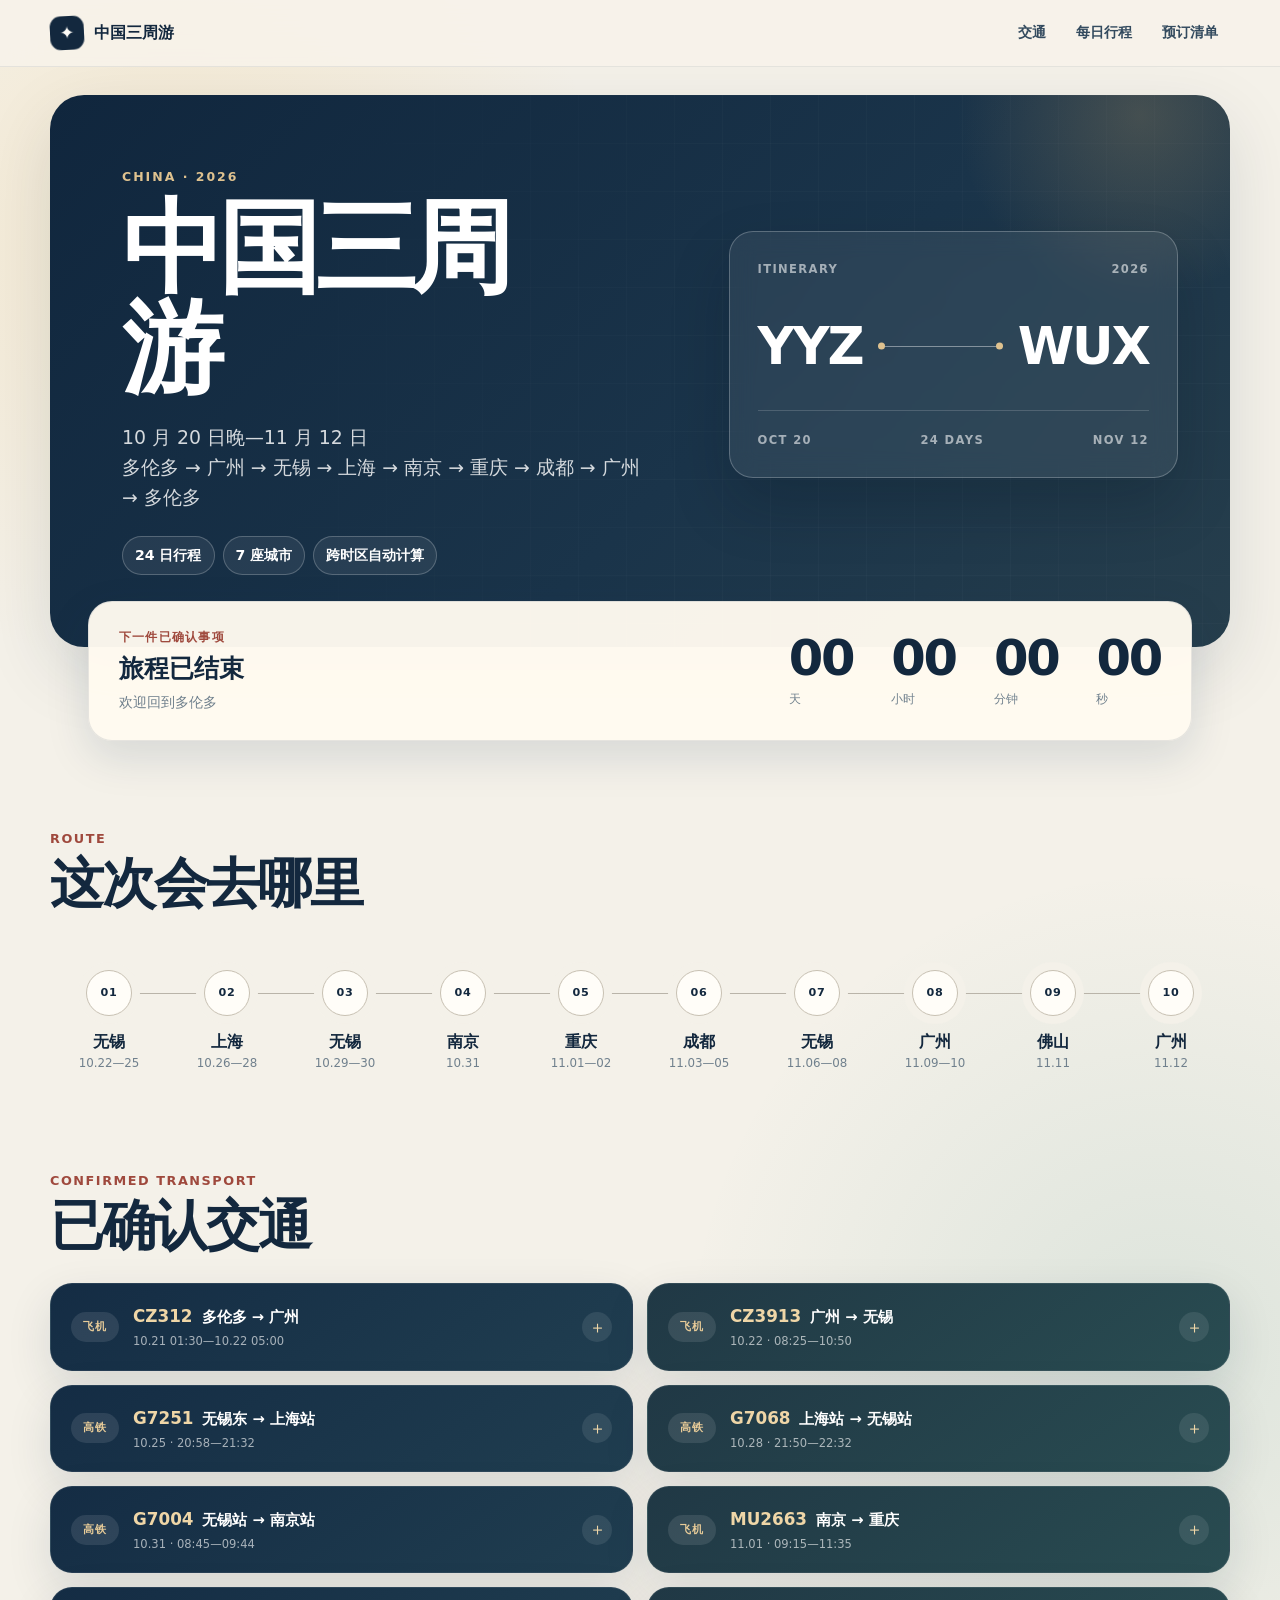
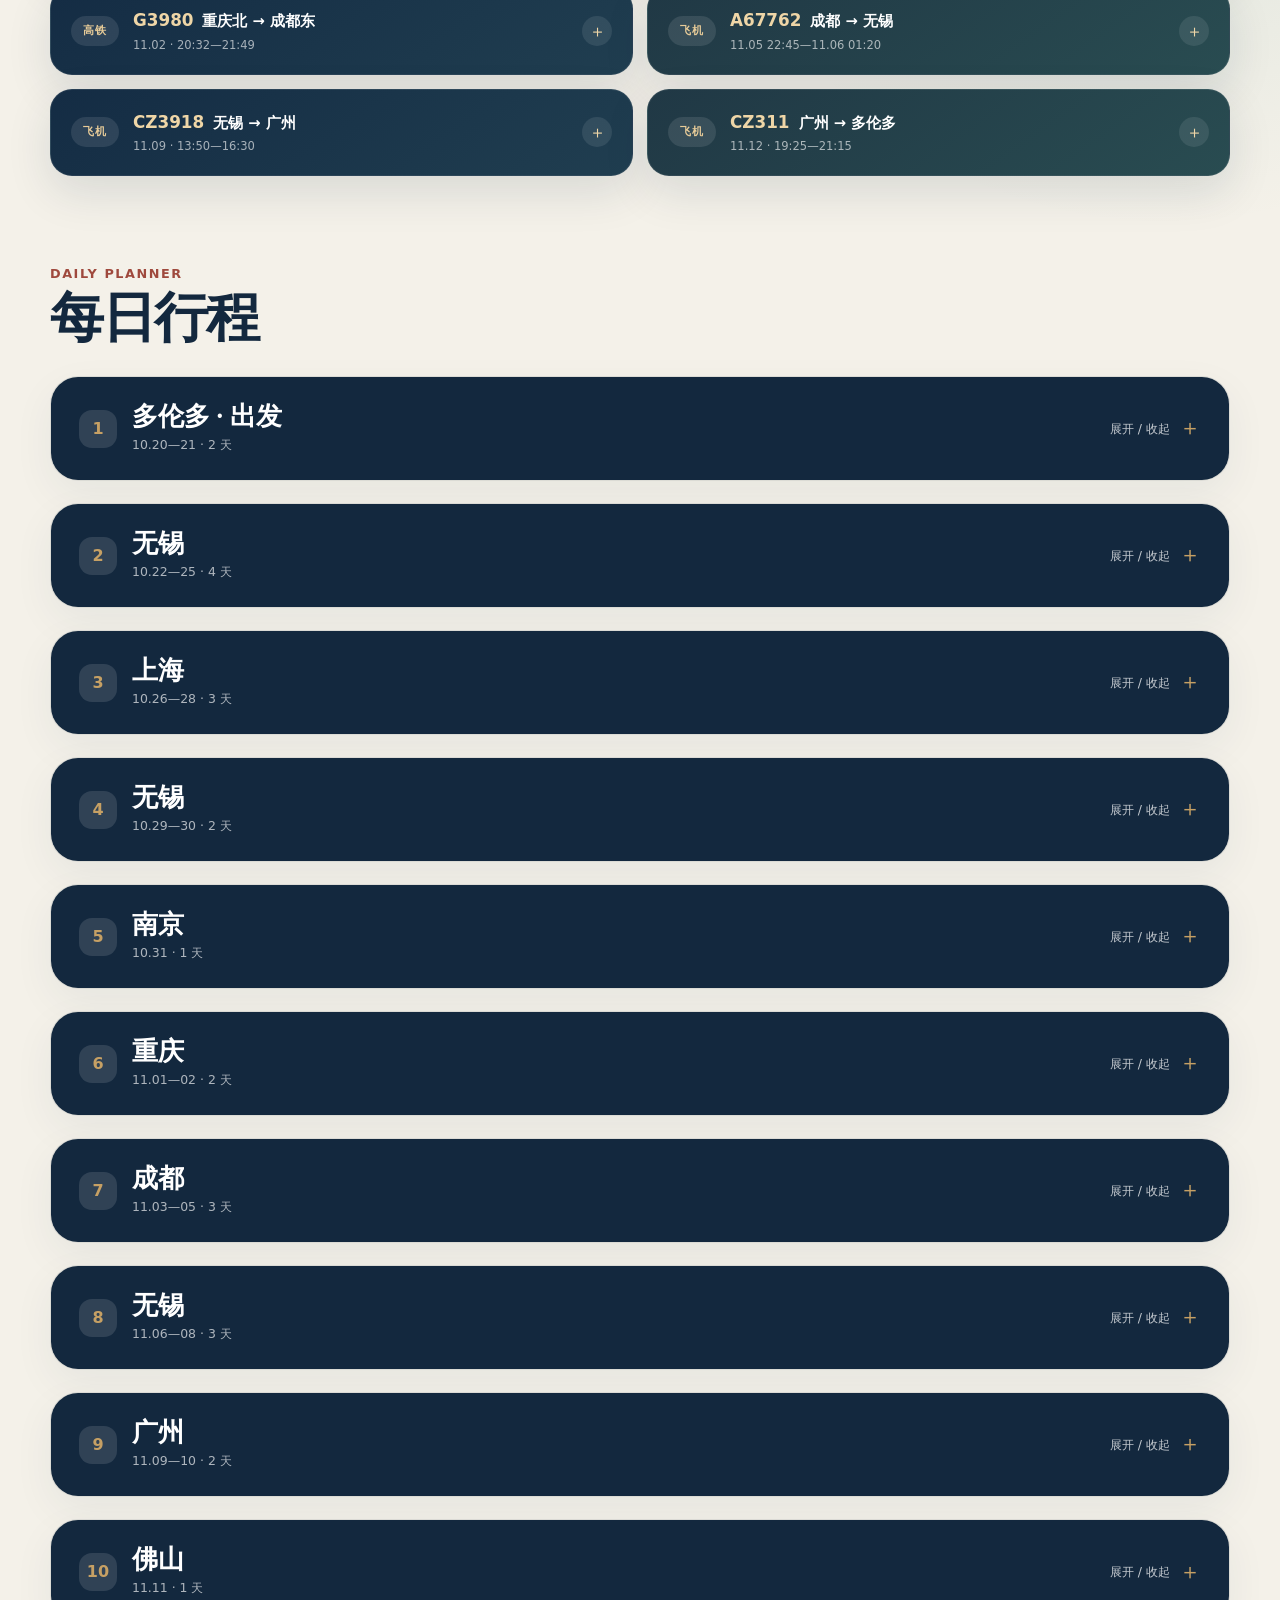
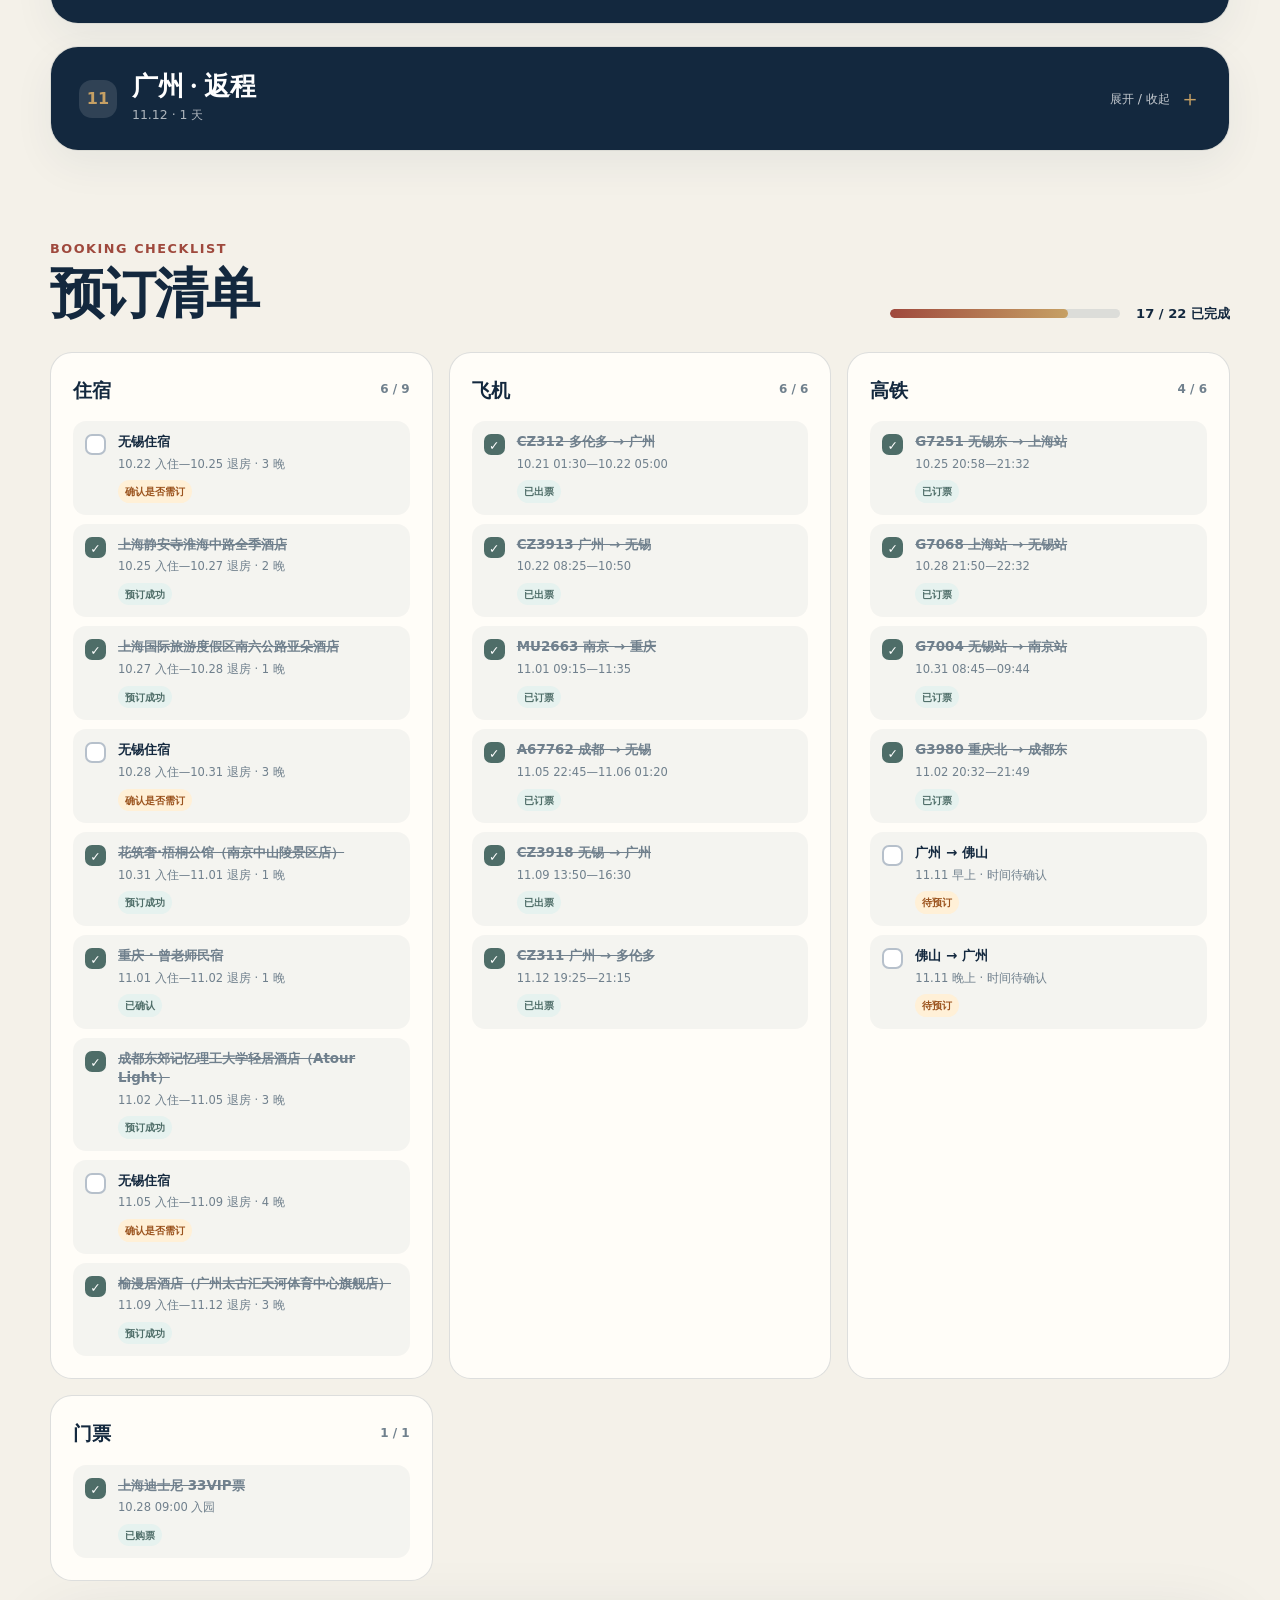
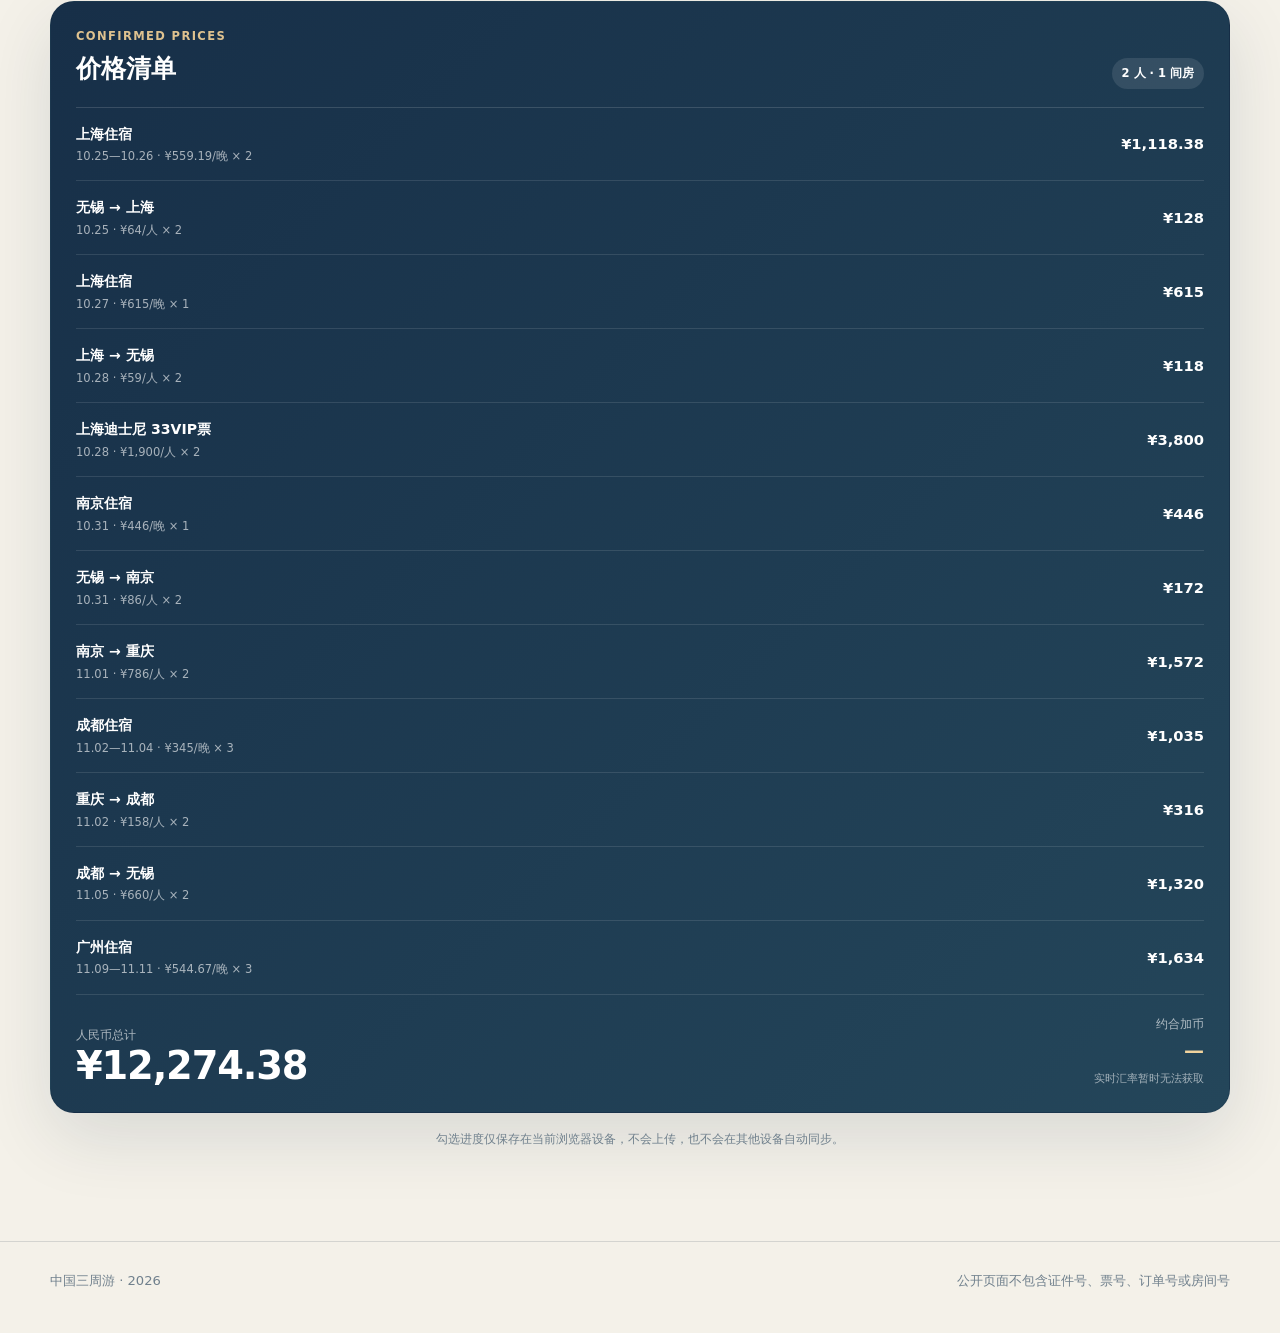
<file: cn_trip/original-backup/中国三周游 · 2026.html>
<!DOCTYPE html>
<!-- saved from url=(0052)https://zc-jc-china-trip.zoey-choo-czy.chatgpt.site/ -->
<html lang="zh-CN"><head><meta http-equiv="Content-Type" content="text/html; charset=UTF-8">
  
  <meta name="viewport" content="width=device-width, initial-scale=1, viewport-fit=cover">
  <meta name="robots" content="noindex,nofollow">
  <meta name="theme-color" content="#102f55">
  <title>中国三周游 · 2026</title>
  <meta name="description" content="2026 年 10 月至 11 月，多伦多往返中国的每日旅行行程与预订清单。">
  <link rel="icon" type="image/svg+xml" href="data:image/svg+xml,%3Csvg xmlns='http://www.w3.org/2000/svg' viewBox='0 0 64 64'%3E%3Crect width='64' height='64' rx='16' fill='%23102f55'/%3E%3Cpath d='M13 39c14-2 24-9 36-24l4 3c-7 12-15 21-25 27l-3 9-4-1 1-7-9-2z' fill='%23f7c66a'/%3E%3Cpath d='m30 34-11-9 4-3 15 7z' fill='%23fff7e8'/%3E%3C/svg%3E">
  <style>
    :root{--ink:#13283e;--ink-2:#344b5f;--paper:#f4f1e9;--paper-2:#fffdf8;--red:#9f493d;--gold:#c6a064;--jade:#4e6d68;--line:rgba(19,40,62,.14);--muted:#70808d;--white:#fff;--shadow:0 24px 70px rgba(19,40,62,.12);--radius:26px}
    *{box-sizing:border-box}html{scroll-behavior:smooth}body{margin:0;color:var(--ink);background:radial-gradient(circle at 14% 4%,rgba(240,187,84,.18),transparent 27rem),radial-gradient(circle at 91% 22%,rgba(47,130,122,.12),transparent 30rem),var(--paper);font-family:Inter,ui-sans-serif,system-ui,-apple-system,BlinkMacSystemFont,"Segoe UI","PingFang SC","Microsoft YaHei",sans-serif;font-size:16px;line-height:1.6;min-width:320px}a{color:inherit}button,a,input{-webkit-tap-highlight-color:transparent}.shell{width:min(1180px,calc(100% - 32px));margin:0 auto}
    .topbar{position:sticky;top:0;z-index:20;background:rgba(247,243,234,.86);backdrop-filter:blur(18px);border-bottom:1px solid rgba(16,47,85,.08)}.topbar-inner{min-height:66px;display:flex;align-items:center;justify-content:space-between;gap:20px}.brand{display:flex;align-items:center;gap:10px;font-weight:850;text-decoration:none}.brand-mark{width:34px;height:34px;border-radius:11px;display:grid;place-items:center;color:var(--paper-2);background:var(--ink);font-size:18px;transform:rotate(-3deg)}.topnav{display:flex;gap:6px}.topnav a{padding:8px 12px;border-radius:999px;color:var(--ink-2);text-decoration:none;font-size:.9rem;font-weight:750}.topnav a:hover,.topnav a:focus-visible{background:rgba(16,47,85,.08);outline:none}
    .hero{padding:28px 0 0}.hero-media{position:relative;min-height:445px;overflow:hidden;border-radius:34px;box-shadow:var(--shadow);background:linear-gradient(135deg,#10263d 0%,#1a344a 58%,#263e4c 100%);isolation:isolate;display:grid;grid-template-columns:minmax(0,1.15fr) minmax(300px,.85fr);align-items:center}.hero-media::before{content:"";position:absolute;inset:0;z-index:-1;opacity:.24;background-image:linear-gradient(rgba(255,255,255,.09) 1px,transparent 1px),linear-gradient(90deg,rgba(255,255,255,.09) 1px,transparent 1px);background-size:48px 48px;mask-image:linear-gradient(90deg,transparent 12%,#000 58%,#000)}.hero-media::after{content:"";position:absolute;width:380px;height:380px;right:-100px;top:-170px;z-index:-1;border-radius:50%;background:radial-gradient(circle,rgba(198,160,100,.24),transparent 68%)}.hero-copy{min-height:445px;padding:clamp(34px,6vw,72px);color:var(--white);display:flex;flex-direction:column;justify-content:center}.eyebrow{margin:0 0 12px;color:#dfc28f;text-transform:uppercase;letter-spacing:.16em;font-size:.78rem;font-weight:850}h1{margin:0;max-width:8ch;font-family:ui-serif,Georgia,"Songti SC",serif;font-size:clamp(3.1rem,8vw,6.4rem);line-height:.98;letter-spacing:-.055em}.hero-sub{margin:22px 0 0;font-size:clamp(1rem,2vw,1.18rem);color:rgba(255,255,255,.82)}.hero-tags{display:flex;flex-wrap:wrap;gap:8px;margin-top:24px}.hero-tag{border:1px solid rgba(255,255,255,.22);background:rgba(255,255,255,.07);padding:7px 12px;border-radius:999px;font-weight:700;font-size:.88rem}.hero-index{position:relative;margin:44px 52px 76px 0;padding:28px;border:1px solid rgba(255,255,255,.24);border-radius:24px;background:rgba(255,255,255,.07);color:var(--white);backdrop-filter:blur(12px);box-shadow:0 28px 60px rgba(3,15,26,.2)}.hero-index-head,.hero-index-meta{display:flex;align-items:center;justify-content:space-between;gap:14px;color:rgba(255,255,255,.58);font-size:.72rem;font-weight:800;letter-spacing:.12em}.hero-route-codes{display:grid;grid-template-columns:auto 1fr auto;align-items:center;gap:15px;margin:42px 0 38px}.hero-route-codes strong{font-size:clamp(1.7rem,4vw,3.2rem);line-height:1;letter-spacing:-.04em}.hero-route-codes i{position:relative;display:block;height:1px;background:rgba(255,255,255,.42)}.hero-route-codes i::before,.hero-route-codes i::after{content:"";position:absolute;top:50%;width:7px;height:7px;border-radius:50%;background:#dfc28f;transform:translateY(-50%)}.hero-route-codes i::before{left:0}.hero-route-codes i::after{right:0}.hero-index-meta{padding-top:20px;border-top:1px solid rgba(255,255,255,.16)}
    .count-wrap{position:relative;z-index:3;margin:-46px clamp(12px,3vw,38px) 0}.count-panel{padding:26px 30px;border:1px solid rgba(16,47,85,.1);border-radius:24px;background:rgba(255,250,240,.97);box-shadow:0 16px 44px rgba(16,47,85,.13);display:grid;grid-template-columns:minmax(230px,1.2fr) minmax(380px,1fr);align-items:center;gap:32px}.panel-label{margin:0 0 7px;color:var(--red);font-size:.77rem;font-weight:850;letter-spacing:.1em;text-transform:uppercase}.next-title{margin:0;font-size:1.55rem;line-height:1.25;font-family:inherit;letter-spacing:normal}.next-meta{margin:6px 0 0;color:var(--muted);font-size:.9rem}.countdown{display:flex;justify-content:flex-end;gap:clamp(15px,4vw,38px)}.count-unit{min-width:54px}.count-num{display:block;font-size:clamp(2rem,4vw,3.1rem);font-weight:900;line-height:1;letter-spacing:-.045em;font-variant-numeric:tabular-nums}.count-label{display:block;margin-top:6px;color:var(--muted);font-size:.72rem}
    .section{padding:88px 0 0;scroll-margin-top:76px}.section:last-of-type{padding-bottom:92px}.section-head{display:flex;align-items:end;justify-content:space-between;gap:24px;margin-bottom:28px}.section-kicker{margin:0 0 5px;color:var(--red);font-size:.8rem;font-weight:850;letter-spacing:.12em;text-transform:uppercase}h2{margin:0;font-family:ui-serif,Georgia,"Songti SC",serif;font-size:clamp(2rem,5vw,3.4rem);line-height:1.08;letter-spacing:-.035em}.section-note{margin:0;max-width:470px;color:var(--muted)}
    .route-line{position:relative;display:grid;grid-template-columns:repeat(10,1fr);gap:0;padding:28px 0 10px;overflow-x:auto;overscroll-behavior-x:contain;scrollbar-width:thin}.route-line::before{content:"";position:absolute;top:51px;left:5.5%;right:5.5%;height:1px;background:#b9b4a9}.route-stop{position:relative;z-index:1;min-width:108px;text-align:center;text-decoration:none}.route-dot{position:relative;z-index:1;width:46px;height:46px;aspect-ratio:1;display:grid;place-items:center;flex:0 0 46px;margin:0 auto 13px;border:1px solid #c8c1b3;border-radius:50%;background:var(--paper-2);color:var(--ink);box-shadow:0 0 0 8px var(--paper);font-size:.7rem;font-weight:900;letter-spacing:.06em;transition:transform .2s ease,background .2s ease,color .2s ease}.route-stop:hover .route-dot,.route-stop:focus-visible .route-dot{transform:translateY(-3px);background:var(--ink);color:var(--white)}.route-city{display:block;font-weight:850}.route-date{display:block;color:var(--muted);font-size:.74rem}
    .transport-list{display:grid;grid-template-columns:repeat(2,minmax(0,1fr));gap:14px}.transport-card{overflow:hidden;border:1px solid rgba(255,255,255,.08);border-radius:22px;background:linear-gradient(145deg,#142c44,#203e50);color:var(--white);box-shadow:0 16px 45px rgba(19,40,62,.12)}.transport-card:nth-child(even){background:linear-gradient(145deg,#203845,#294c51)}.transport-card>summary{list-style:none;cursor:pointer;display:grid;grid-template-columns:auto minmax(0,1fr) auto;align-items:center;gap:14px;padding:19px 20px}.transport-card>summary::-webkit-details-marker{display:none}.transport-card>summary:focus-visible{outline:3px solid var(--gold);outline-offset:-3px}.transport-mode{display:grid;place-items:center;min-width:48px;height:30px;padding:0 9px;border-radius:999px;background:rgba(255,255,255,.1);color:#e7cb98;font-size:.7rem;font-weight:850;letter-spacing:.06em}.transport-summary{min-width:0}.transport-heading{display:flex;align-items:baseline;gap:9px;min-width:0}.transport-number{flex:0 0 auto;color:#efd6a7;font-size:1.05rem;font-weight:900}.transport-route{overflow:hidden;text-overflow:ellipsis;white-space:nowrap;font-size:.92rem;font-weight:800}.transport-when{display:block;margin-top:2px;color:rgba(255,255,255,.62);font-size:.72rem}.transport-toggle{width:30px;height:30px;display:grid;place-items:center;border-radius:50%;background:rgba(255,255,255,.09);color:#efd6a7}.transport-toggle::after{content:"＋";font-size:1.05rem}.transport-card[open] .transport-toggle::after{content:"−"}.transport-detail{padding:0 20px 20px}.transport-route-detail{display:grid;grid-template-columns:minmax(0,1fr) auto minmax(0,1fr);align-items:center;gap:14px;padding-top:18px;border-top:1px solid rgba(255,255,255,.13)}.transport-point.end{text-align:right}.transport-point-label{display:block;color:rgba(255,255,255,.56);font-size:.66rem;font-weight:800}.transport-point strong{display:block;margin-top:3px;font-size:1.18rem;font-variant-numeric:tabular-nums}.transport-place{display:block;margin-top:3px;color:rgba(255,255,255,.75);font-size:.74rem;line-height:1.35}.transport-arrow{color:#e7cb98}.transport-meta{display:flex;flex-wrap:wrap;gap:8px 18px;margin-top:14px}.transport-platform,.transport-seat{margin:0;color:rgba(255,255,255,.58);font-size:.7rem}.transport-seat{color:#efd6a7;font-weight:850}
    .city-list{display:grid;gap:22px}.city-block{overflow:hidden;border:1px solid var(--line);border-radius:28px;background:rgba(255,250,240,.8);box-shadow:0 14px 42px rgba(16,47,85,.06)}.city-block>summary{list-style:none;cursor:pointer;display:flex;align-items:center;justify-content:space-between;gap:20px;padding:25px 28px;background:var(--ink);color:var(--white)}.city-block>summary::-webkit-details-marker{display:none}.city-block>summary:focus-visible{outline:3px solid var(--gold);outline-offset:-3px}.city-heading{display:flex;align-items:center;gap:15px}.city-order{width:38px;height:38px;display:grid;place-items:center;border-radius:13px;background:rgba(255,255,255,.12);color:var(--gold);font-weight:900}.city-title{margin:0;font-family:ui-serif,Georgia,"Songti SC",serif;font-size:1.65rem;line-height:1.1}.city-range{display:block;margin-top:4px;color:rgba(255,255,255,.66);font-size:.78rem}.city-toggle{display:flex;align-items:center;gap:9px;color:rgba(255,255,255,.75);font-size:.78rem}.city-toggle::after{content:"＋";font-size:1.35rem;color:var(--gold)}.city-block[open] .city-toggle::after{content:"−"}.city-body{padding:22px}.days-grid{display:grid;grid-template-columns:repeat(2,minmax(0,1fr));gap:15px}.day-card{min-width:0;padding:20px;border:1px solid var(--line);border-radius:20px;background:var(--paper-2)}.day-head{display:flex;align-items:flex-start;justify-content:space-between;gap:16px;padding-bottom:14px;border-bottom:1px solid var(--line)}.day-date{margin:0;font-size:1.18rem;line-height:1.25}.day-location{padding:4px 8px;border-radius:999px;background:rgba(47,130,122,.1);color:var(--jade);font-size:.7rem;font-weight:800}.day-slots{display:grid;gap:8px;margin-top:14px}.slot{display:grid;grid-template-columns:62px 1fr;align-items:center;gap:10px;min-height:47px;padding:9px 10px;border-radius:13px;background:rgba(16,47,85,.045)}.slot.meal{background:#fff2d8}.slot.event{background:#e8f4f1}.slot.confirmed{background:#e8eef5}.slot-time{color:var(--muted);font-size:.75rem;font-weight:850;font-variant-numeric:tabular-nums}.slot.meal .slot-time{color:#9b691e}.slot.event .slot-time{color:var(--jade)}.slot.confirmed .slot-time{color:var(--ink)}.slot-title{min-width:0;font-size:.86rem}.slot-title small{display:block;color:var(--muted);font-size:.72rem;line-height:1.35}.slot.empty .slot-title{color:#9aa5ae}
    .check-progress{display:flex;align-items:center;gap:16px;min-width:min(100%,340px)}.progress-track{flex:1;height:9px;overflow:hidden;border-radius:999px;background:rgba(16,47,85,.1)}.progress-fill{display:block;width:0;height:100%;border-radius:inherit;background:linear-gradient(90deg,var(--red),var(--gold));transition:width .2s ease}.progress-text{font-size:.82rem;font-weight:850;white-space:nowrap}.booking-grid{display:grid;grid-template-columns:repeat(3,minmax(0,1fr));gap:16px}.booking-group{padding:22px;border:1px solid var(--line);border-radius:22px;background:var(--paper-2)}.booking-group-head{display:flex;align-items:center;justify-content:space-between;gap:12px;margin-bottom:16px}.booking-group h3{margin:0;font-size:1.18rem}.group-count{color:var(--muted);font-size:.75rem;font-weight:800}.check-list{display:grid;gap:9px}.check-item{position:relative;display:grid;grid-template-columns:22px 1fr;gap:11px;align-items:start;padding:12px;border-radius:13px;background:rgba(16,47,85,.045);cursor:pointer}.check-item:hover{background:rgba(16,47,85,.075)}.check-item input{position:absolute;opacity:0;pointer-events:none}.fake-check{width:21px;height:21px;margin-top:1px;border:2px solid rgba(16,47,85,.3);border-radius:7px;background:var(--white);display:grid;place-items:center}.check-item input:focus-visible+.fake-check{outline:3px solid rgba(198,64,47,.25);outline-offset:2px}.check-item input:checked+.fake-check{border-color:var(--jade);background:var(--jade)}.check-item input:checked+.fake-check::after{content:"✓";color:var(--white);font-size:.78rem;font-weight:900}.check-copy strong{display:block;font-size:.84rem;line-height:1.4}.check-copy span{display:block;margin-top:3px;color:var(--muted);font-size:.72rem}.check-item:has(input:checked) .check-copy strong{text-decoration:line-through;color:var(--muted)}.check-badge{display:inline-flex!important;align-items:center;gap:5px;width:max-content;margin-top:7px!important;padding:3px 7px;border-radius:999px;background:#fff0d7;color:#9b531e!important;font-size:.65rem!important;font-weight:850}.check-badge.confirmed{background:#e9e8f7;color:#5d5687!important}.check-badge.confirmed::before{content:"";width:5px;height:5px;border-radius:50%;background:#756ca6}.check-badge.done{background:#e6f2ef;color:var(--jade)!important}.check-badge.done::before{display:none}.cost-summary{margin-top:20px;padding:25px;border:1px solid rgba(19,40,62,.16);border-radius:24px;background:linear-gradient(135deg,#172f48,#24465a);color:var(--white);box-shadow:var(--shadow)}.cost-head{display:flex;align-items:end;justify-content:space-between;gap:24px;padding-bottom:18px;border-bottom:1px solid rgba(255,255,255,.14)}.cost-kicker{margin:0 0 3px;color:#dfc28f;font-size:.72rem;font-weight:850;letter-spacing:.12em;text-transform:uppercase}.cost-head h3{margin:0;font-family:ui-serif,Georgia,"Songti SC",serif;font-size:1.55rem}.cost-people{padding:6px 10px;border-radius:999px;background:rgba(255,255,255,.1);font-size:.72rem;font-weight:850;white-space:nowrap}.cost-list{display:grid;gap:0}.cost-row{display:grid;grid-template-columns:minmax(0,1fr) auto;align-items:center;gap:18px;padding:15px 0;border-bottom:1px solid rgba(255,255,255,.11)}.cost-name strong{display:block;font-size:.88rem}.cost-name span{display:block;margin-top:2px;color:rgba(255,255,255,.62);font-size:.72rem}.cost-two{font-size:.92rem;font-weight:900;font-variant-numeric:tabular-nums;white-space:nowrap}.cost-total{display:flex;align-items:end;justify-content:space-between;gap:24px;padding-top:20px}.cost-total-label{display:block;color:rgba(255,255,255,.64);font-size:.74rem}.cost-total-cny{display:block;font-size:clamp(1.7rem,4vw,2.4rem);line-height:1.1;font-weight:900;letter-spacing:-.03em}.cost-cad{text-align:right}.cost-total-cad{display:block;color:#f1d39d;font-size:1.25rem;font-weight:900}.exchange-note{display:block;margin-top:4px;color:rgba(255,255,255,.58);font-size:.68rem}.storage-note{margin:16px 0 0;color:var(--muted);font-size:.78rem;text-align:center}
    footer{border-top:1px solid var(--line);padding:28px 0 42px;color:var(--muted);font-size:.82rem}.footer-inner{display:flex;align-items:center;justify-content:space-between;gap:18px}
    @media(max-width:940px){.count-panel{grid-template-columns:1fr}.countdown{justify-content:flex-start}.days-grid{grid-template-columns:1fr}.booking-grid{grid-template-columns:1fr 1fr}.route-line{grid-template-columns:repeat(10,112px);padding-inline:4px 18px;scroll-snap-type:x proximity;scrollbar-width:none}.route-line::-webkit-scrollbar{display:none}.route-line::before{display:none}.route-stop{scroll-snap-align:start}.route-stop:not(:last-child)::after{content:"";position:absolute;z-index:0;top:23px;left:calc(50% + 23px);width:66px;height:1px;background:#b9b4a9}}
    @media(max-width:680px){.shell{width:min(100% - 22px,1180px)}.brand>span:last-child{display:none}.topnav a{padding:7px 9px;font-size:.78rem}.hero{padding-top:10px}.hero-media{min-height:0;border-radius:24px;grid-template-columns:1fr}.hero-copy{min-height:auto;padding:45px 25px 28px}h1{max-width:none;font-size:clamp(3.25rem,18vw,5rem)}.hero-index{margin:0 25px 126px;padding:22px}.hero-route-codes{margin:28px 0}.count-wrap{margin-top:-105px;padding:0 9px}.count-panel{padding:20px;gap:20px}.next-title{font-size:1.25rem}.countdown{gap:clamp(13px,6vw,25px)}.count-unit{min-width:42px}.count-num{font-size:clamp(1.75rem,9vw,2.5rem)}.section{padding-top:68px}.section-head{align-items:flex-start;flex-direction:column;gap:12px}.transport-list{grid-template-columns:1fr}.transport-card>summary{padding:16px;gap:10px}.transport-mode{min-width:42px;padding:0 7px}.transport-heading{display:block}.transport-route{display:block;margin-top:1px;font-size:.84rem}.transport-detail{padding:0 16px 16px}.transport-route-detail{gap:9px}.transport-place{font-size:.69rem}.city-block>summary{padding:20px}.city-body{padding:12px}.day-card{padding:16px}.slot{grid-template-columns:54px 1fr}.booking-grid{grid-template-columns:1fr}.check-progress{width:100%}.cost-summary{padding:20px}.cost-row{gap:8px 12px}.cost-total{align-items:flex-start;flex-direction:column}.cost-cad{text-align:left}.footer-inner{align-items:flex-start;flex-direction:column}}
    @media(prefers-reduced-motion:reduce){html{scroll-behavior:auto}*,*::before,*::after{transition:none!important}}
  </style>
</head>
<body>
  <header class="topbar"><div class="shell topbar-inner"><a class="brand" href="https://zc-jc-china-trip.zoey-choo-czy.chatgpt.site/#top" aria-label="回到首页"><span class="brand-mark" aria-hidden="true">✦</span><span>中国三周游</span></a><nav class="topnav" aria-label="页面导航"><a href="https://zc-jc-china-trip.zoey-choo-czy.chatgpt.site/#transport">交通</a><a href="https://zc-jc-china-trip.zoey-choo-czy.chatgpt.site/#itinerary">每日行程</a><a href="https://zc-jc-china-trip.zoey-choo-czy.chatgpt.site/#booking">预订清单</a></nav></div></header>
  <main id="top">
    <section class="hero shell" aria-labelledby="trip-title">
      <div class="hero-media"><div class="hero-copy"><p class="eyebrow">China · 2026</p><h1 id="trip-title">中国三周游</h1><p class="hero-sub">10 月 20 日晚—11 月 12 日<br>多伦多 → 广州 → 无锡 → 上海 → 南京 → 重庆 → 成都 → 广州 → 多伦多</p><div class="hero-tags"><span class="hero-tag">24 日行程</span><span class="hero-tag">7 座城市</span><span class="hero-tag">跨时区自动计算</span></div></div><div class="hero-index" aria-hidden="true"><div class="hero-index-head"><span>ITINERARY</span><span>2026</span></div><div class="hero-route-codes"><strong>YYZ</strong><i></i><strong>WUX</strong></div><div class="hero-index-meta"><span>OCT 20</span><span>24 DAYS</span><span>NOV 12</span></div></div></div>
      <div class="count-wrap"><section class="count-panel" aria-live="polite"><div><p class="panel-label">下一件已确认事项</p><h2 class="next-title" id="next-title">CZ312 多伦多起飞</h2><p class="next-meta" id="next-meta">多伦多 → 广州 · 10 月 21 日 01:30 · 多伦多时间</p></div><div class="countdown" id="main-countdown"><span class="count-unit"><b class="count-num" data-unit="days">0</b><span class="count-label">天</span></span><span class="count-unit"><b class="count-num" data-unit="hours">11</b><span class="count-label">小时</span></span><span class="count-unit"><b class="count-num" data-unit="minutes">36</b><span class="count-label">分钟</span></span><span class="count-unit"><b class="count-num" data-unit="seconds">55</b><span class="count-label">秒</span></span></div></section></div>
    </section>

    <section class="section shell" aria-labelledby="route-title"><div class="section-head"><div><p class="section-kicker">Route</p><h2 id="route-title">这次会去哪里</h2></div></div><div class="route-line"><a class="route-stop" href="https://zc-jc-china-trip.zoey-choo-czy.chatgpt.site/#city-wuxi-1"><span class="route-dot">01</span><span class="route-city">无锡</span><span class="route-date">10.22—25</span></a><a class="route-stop" href="https://zc-jc-china-trip.zoey-choo-czy.chatgpt.site/#city-shanghai"><span class="route-dot">02</span><span class="route-city">上海</span><span class="route-date">10.26—28</span></a><a class="route-stop" href="https://zc-jc-china-trip.zoey-choo-czy.chatgpt.site/#city-wuxi-2"><span class="route-dot">03</span><span class="route-city">无锡</span><span class="route-date">10.29—30</span></a><a class="route-stop" href="https://zc-jc-china-trip.zoey-choo-czy.chatgpt.site/#city-nanjing"><span class="route-dot">04</span><span class="route-city">南京</span><span class="route-date">10.31</span></a><a class="route-stop" href="https://zc-jc-china-trip.zoey-choo-czy.chatgpt.site/#city-chongqing"><span class="route-dot">05</span><span class="route-city">重庆</span><span class="route-date">11.01—02</span></a><a class="route-stop" href="https://zc-jc-china-trip.zoey-choo-czy.chatgpt.site/#city-chengdu"><span class="route-dot">06</span><span class="route-city">成都</span><span class="route-date">11.03—05</span></a><a class="route-stop" href="https://zc-jc-china-trip.zoey-choo-czy.chatgpt.site/#city-wuxi-3"><span class="route-dot">07</span><span class="route-city">无锡</span><span class="route-date">11.06—08</span></a><a class="route-stop" href="https://zc-jc-china-trip.zoey-choo-czy.chatgpt.site/#city-guangzhou-1"><span class="route-dot">08</span><span class="route-city">广州</span><span class="route-date">11.09—10</span></a><a class="route-stop" href="https://zc-jc-china-trip.zoey-choo-czy.chatgpt.site/#city-foshan"><span class="route-dot">09</span><span class="route-city">佛山</span><span class="route-date">11.11</span></a><a class="route-stop" href="https://zc-jc-china-trip.zoey-choo-czy.chatgpt.site/#city-guangzhou-2"><span class="route-dot">10</span><span class="route-city">广州</span><span class="route-date">11.12</span></a></div></section>

    <section class="section shell" id="transport" aria-labelledby="transport-title"><div class="section-head"><div><p class="section-kicker">Confirmed transport</p><h2 id="transport-title">已确认交通</h2></div></div><div class="transport-list" id="confirmed-transport"><details class="transport-card"><summary><span class="transport-mode">飞机</span><span class="transport-summary"><span class="transport-heading"><strong class="transport-number">CZ312</strong><span class="transport-route">多伦多 → 广州</span></span><span class="transport-when">10.21 01:30—10.22 05:00</span></span><span class="transport-toggle" aria-hidden="true"></span></summary><div class="transport-detail"><div class="transport-route-detail"><div class="transport-point"><span class="transport-point-label">出发 · 多伦多时间</span><strong>01:30</strong><span class="transport-place">10.21 · 多伦多皮尔逊机场 T3</span></div><span class="transport-arrow" aria-hidden="true">→</span><div class="transport-point end"><span class="transport-point-label">抵达 · 中国时间</span><strong>05:00</strong><span class="transport-place">10.22 · 广州白云机场 T2</span></div></div><div class="transport-meta"><p class="transport-platform">预订平台 · 待补充</p></div></div></details><details class="transport-card"><summary><span class="transport-mode">飞机</span><span class="transport-summary"><span class="transport-heading"><strong class="transport-number">CZ3913</strong><span class="transport-route">广州 → 无锡</span></span><span class="transport-when">10.22 · 08:25—10:50</span></span><span class="transport-toggle" aria-hidden="true"></span></summary><div class="transport-detail"><div class="transport-route-detail"><div class="transport-point"><span class="transport-point-label">出发 · 中国时间</span><strong>08:25</strong><span class="transport-place">10.22 · 广州白云机场 T2</span></div><span class="transport-arrow" aria-hidden="true">→</span><div class="transport-point end"><span class="transport-point-label">抵达 · 中国时间</span><strong>10:50</strong><span class="transport-place">10.22 · 无锡硕放机场</span></div></div><div class="transport-meta"><p class="transport-platform">预订平台 · 待补充</p><p class="transport-seat">座位 · 34H / 34J</p></div></div></details><details class="transport-card"><summary><span class="transport-mode">高铁</span><span class="transport-summary"><span class="transport-heading"><strong class="transport-number">G7251</strong><span class="transport-route">无锡东 → 上海站</span></span><span class="transport-when">10.25 · 20:58—21:32</span></span><span class="transport-toggle" aria-hidden="true"></span></summary><div class="transport-detail"><div class="transport-route-detail"><div class="transport-point"><span class="transport-point-label">出发 · 中国时间</span><strong>20:58</strong><span class="transport-place">10.25 · 无锡东站</span></div><span class="transport-arrow" aria-hidden="true">→</span><div class="transport-point end"><span class="transport-point-label">抵达 · 中国时间</span><strong>21:32</strong><span class="transport-place">10.25 · 上海站</span></div></div><div class="transport-meta"><p class="transport-platform">预订平台 · 携程</p><p class="transport-seat">座位 · 08车厢 · 05D / 05F</p></div></div></details><details class="transport-card"><summary><span class="transport-mode">高铁</span><span class="transport-summary"><span class="transport-heading"><strong class="transport-number">G7068</strong><span class="transport-route">上海站 → 无锡站</span></span><span class="transport-when">10.28 · 21:50—22:32</span></span><span class="transport-toggle" aria-hidden="true"></span></summary><div class="transport-detail"><div class="transport-route-detail"><div class="transport-point"><span class="transport-point-label">出发 · 中国时间</span><strong>21:50</strong><span class="transport-place">10.28 · 上海站</span></div><span class="transport-arrow" aria-hidden="true">→</span><div class="transport-point end"><span class="transport-point-label">抵达 · 中国时间</span><strong>22:32</strong><span class="transport-place">10.28 · 无锡站</span></div></div><div class="transport-meta"><p class="transport-platform">预订平台 · 携程</p><p class="transport-seat">座位 · 02车厢 · 03A / 03B</p></div></div></details><details class="transport-card"><summary><span class="transport-mode">高铁</span><span class="transport-summary"><span class="transport-heading"><strong class="transport-number">G7004</strong><span class="transport-route">无锡站 → 南京站</span></span><span class="transport-when">10.31 · 08:45—09:44</span></span><span class="transport-toggle" aria-hidden="true"></span></summary><div class="transport-detail"><div class="transport-route-detail"><div class="transport-point"><span class="transport-point-label">出发 · 中国时间</span><strong>08:45</strong><span class="transport-place">10.31 · 无锡站</span></div><span class="transport-arrow" aria-hidden="true">→</span><div class="transport-point end"><span class="transport-point-label">抵达 · 中国时间</span><strong>09:44</strong><span class="transport-place">10.31 · 南京站</span></div></div><div class="transport-meta"><p class="transport-platform">预订平台 · 携程</p><p class="transport-seat">座位 · 06车厢 · 06A / 06B</p></div></div></details><details class="transport-card"><summary><span class="transport-mode">飞机</span><span class="transport-summary"><span class="transport-heading"><strong class="transport-number">MU2663</strong><span class="transport-route">南京 → 重庆</span></span><span class="transport-when">11.01 · 09:15—11:35</span></span><span class="transport-toggle" aria-hidden="true"></span></summary><div class="transport-detail"><div class="transport-route-detail"><div class="transport-point"><span class="transport-point-label">出发 · 中国时间</span><strong>09:15</strong><span class="transport-place">11.01 · 南京禄口机场</span></div><span class="transport-arrow" aria-hidden="true">→</span><div class="transport-point end"><span class="transport-point-label">抵达 · 中国时间</span><strong>11:35</strong><span class="transport-place">11.01 · 重庆江北机场</span></div></div><div class="transport-meta"><p class="transport-platform">预订平台 · 携程</p><p class="transport-seat">座位 · 34C / 34J</p></div></div></details><details class="transport-card"><summary><span class="transport-mode">高铁</span><span class="transport-summary"><span class="transport-heading"><strong class="transport-number">G3980</strong><span class="transport-route">重庆北 → 成都东</span></span><span class="transport-when">11.02 · 20:32—21:49</span></span><span class="transport-toggle" aria-hidden="true"></span></summary><div class="transport-detail"><div class="transport-route-detail"><div class="transport-point"><span class="transport-point-label">出发 · 中国时间</span><strong>20:32</strong><span class="transport-place">11.02 · 重庆北站</span></div><span class="transport-arrow" aria-hidden="true">→</span><div class="transport-point end"><span class="transport-point-label">抵达 · 中国时间</span><strong>21:49</strong><span class="transport-place">11.02 · 成都东站</span></div></div><div class="transport-meta"><p class="transport-platform">预订平台 · 携程</p><p class="transport-seat">座位 · 07车厢 · 12C / 12D</p></div></div></details><details class="transport-card"><summary><span class="transport-mode">飞机</span><span class="transport-summary"><span class="transport-heading"><strong class="transport-number">A67762</strong><span class="transport-route">成都 → 无锡</span></span><span class="transport-when">11.05 22:45—11.06 01:20</span></span><span class="transport-toggle" aria-hidden="true"></span></summary><div class="transport-detail"><div class="transport-route-detail"><div class="transport-point"><span class="transport-point-label">出发 · 中国时间</span><strong>22:45</strong><span class="transport-place">11.05 · 成都天府机场</span></div><span class="transport-arrow" aria-hidden="true">→</span><div class="transport-point end"><span class="transport-point-label">抵达 · 中国时间</span><strong>01:20</strong><span class="transport-place">11.06 · 无锡硕放机场</span></div></div><div class="transport-meta"><p class="transport-platform">预订平台 · 携程</p></div></div></details><details class="transport-card"><summary><span class="transport-mode">飞机</span><span class="transport-summary"><span class="transport-heading"><strong class="transport-number">CZ3918</strong><span class="transport-route">无锡 → 广州</span></span><span class="transport-when">11.09 · 13:50—16:30</span></span><span class="transport-toggle" aria-hidden="true"></span></summary><div class="transport-detail"><div class="transport-route-detail"><div class="transport-point"><span class="transport-point-label">出发 · 中国时间</span><strong>13:50</strong><span class="transport-place">11.09 · 无锡硕放机场</span></div><span class="transport-arrow" aria-hidden="true">→</span><div class="transport-point end"><span class="transport-point-label">抵达 · 中国时间</span><strong>16:30</strong><span class="transport-place">11.09 · 广州白云机场 T2</span></div></div><div class="transport-meta"><p class="transport-platform">预订平台 · 待补充</p><p class="transport-seat">座位 · 31J / 31K</p></div></div></details><details class="transport-card"><summary><span class="transport-mode">飞机</span><span class="transport-summary"><span class="transport-heading"><strong class="transport-number">CZ311</strong><span class="transport-route">广州 → 多伦多</span></span><span class="transport-when">11.12 · 19:25—21:15</span></span><span class="transport-toggle" aria-hidden="true"></span></summary><div class="transport-detail"><div class="transport-route-detail"><div class="transport-point"><span class="transport-point-label">出发 · 中国时间</span><strong>19:25</strong><span class="transport-place">11.12 · 广州白云机场 T2</span></div><span class="transport-arrow" aria-hidden="true">→</span><div class="transport-point end"><span class="transport-point-label">抵达 · 多伦多时间</span><strong>21:15</strong><span class="transport-place">11.12 · 多伦多皮尔逊机场 T3</span></div></div><div class="transport-meta"><p class="transport-platform">预订平台 · 待补充</p></div></div></details></div></section>

    <section class="section shell" id="itinerary" aria-labelledby="itinerary-title"><div class="section-head"><div><p class="section-kicker">Daily planner</p><h2 id="itinerary-title">每日行程</h2></div></div><div class="city-list" id="city-itinerary"><details class="city-block" id="city-toronto-depart"><summary><div class="city-heading"><span class="city-order">1</span><div><h3 class="city-title">多伦多 · 出发</h3><span class="city-range">10.20—21 · 2 天</span></div></div><span class="city-toggle">展开 / 收起</span></summary><div class="city-body"><div class="days-grid"><article class="day-card"><header class="day-head"><h4 class="day-date">10月20日周二</h4><span class="day-location">多伦多</span></header><div class="day-slots"><div class="slot confirmed"><span class="slot-time">22:30</span><span class="slot-title">抵达多伦多皮尔逊机场 T3</span></div></div></article><article class="day-card"><header class="day-head"><h4 class="day-date">10月21日周三</h4><span class="day-location">飞行日</span></header><div class="day-slots"><div class="slot confirmed"><span class="slot-time">01:30</span><span class="slot-title">CZ312 · 多伦多皮尔逊机场 T3<small>预订平台待补充</small></span></div></div></article></div></div></details><details class="city-block" id="city-wuxi-1"><summary><div class="city-heading"><span class="city-order">2</span><div><h3 class="city-title">无锡</h3><span class="city-range">10.22—25 · 4 天</span></div></div><span class="city-toggle">展开 / 收起</span></summary><div class="city-body"><div class="days-grid"><article class="day-card"><header class="day-head"><h4 class="day-date">10月22日周四</h4><span class="day-location">广州转机 → 无锡</span></header><div class="day-slots"><div class="slot confirmed"><span class="slot-time">05:00</span><span class="slot-title">CZ312 · 广州白云机场 T2<small>预订平台待补充</small></span></div><div class="slot event"><span class="slot-time">早餐</span><span class="slot-title">机场解决<small>广州白云机场转机期间</small></span></div><div class="slot confirmed"><span class="slot-time">08:25</span><span class="slot-title">CZ3913 · 广州白云机场 T2<small>预订平台待补充</small></span></div><div class="slot confirmed"><span class="slot-time">10:50</span><span class="slot-title">CZ3913 · 无锡硕放机场<small>预订平台待补充</small></span></div><div class="slot meal empty"><span class="slot-time">午餐</span><span class="slot-title">待安排</span></div><div class="slot event"><span class="slot-time">15:30</span><span class="slot-title">双眼皮面诊<small>无锡第二人民医院</small></span></div><div class="slot event"><span class="slot-time">晚餐＋晚上</span><span class="slot-title">万象城</span></div></div></article><article class="day-card"><header class="day-head"><h4 class="day-date">10月23日周五</h4><span class="day-location">无锡</span></header><div class="day-slots"><div class="slot event"><span class="slot-time">07:50–08:20</span><span class="slot-title">遗传咨询<small>无锡妇幼</small></span></div><div class="slot event"><span class="slot-time">早餐</span><span class="slot-title">熙盛源小笼包<small>检查结束后</small></span></div><div class="slot meal empty"><span class="slot-time">午餐</span><span class="slot-title">待安排</span></div><div class="slot event"><span class="slot-time">13:30–14:00</span><span class="slot-title">足踝检查<small>第九人民医院</small></span></div><div class="slot event"><span class="slot-time">晚餐＋晚上</span><span class="slot-title">南长街</span></div></div></article><article class="day-card"><header class="day-head"><h4 class="day-date">10月24日周六</h4><span class="day-location">无锡</span></header><div class="day-slots"><div class="slot event"><span class="slot-time">早餐</span><span class="slot-title">无锡早面</span></div><div class="slot event"><span class="slot-time">上午</span><span class="slot-title">灵山大佛<small>早餐后出发，预留半天</small></span></div><div class="slot meal empty"><span class="slot-time">午餐</span><span class="slot-title">待安排</span></div><div class="slot event"><span class="slot-time">14:00</span><span class="slot-title">美甲</span></div><div class="slot event"><span class="slot-time">晚餐</span><span class="slot-title">家宴</span></div><div class="slot event empty"><span class="slot-time">晚上</span><span class="slot-title">待安排</span></div></div></article><article class="day-card"><header class="day-head"><h4 class="day-date">10月25日周日</h4><span class="day-location">无锡 → 上海</span></header><div class="day-slots"><div class="slot meal empty"><span class="slot-time">早餐</span><span class="slot-title">待安排</span></div><div class="slot empty empty"><span class="slot-time">上午</span><span class="slot-title">待安排</span></div><div class="slot event"><span class="slot-time">午餐</span><span class="slot-title">无锡酸辣汤＋锅贴</span></div><div class="slot event"><span class="slot-time">下午＋晚餐</span><span class="slot-title">寄畅园＋惠山古镇<small>晚间乘高铁，需预留返程和取行李时间</small></span></div><div class="slot confirmed"><span class="slot-time">20:58</span><span class="slot-title">G7251 · 无锡东站<small>携程</small></span></div><div class="slot confirmed"><span class="slot-time">21:32</span><span class="slot-title">G7251 · 上海站<small>携程</small></span></div><div class="slot event"><span class="slot-time">住宿</span><span class="slot-title">上海静安寺淮海中路全季酒店<small>第 1 晚 · 去哪儿网</small></span></div></div></article></div></div></details><details class="city-block" id="city-shanghai"><summary><div class="city-heading"><span class="city-order">3</span><div><h3 class="city-title">上海</h3><span class="city-range">10.26—28 · 3 天</span></div></div><span class="city-toggle">展开 / 收起</span></summary><div class="city-body"><div class="days-grid"><article class="day-card"><header class="day-head"><h4 class="day-date">10月26日周一</h4><span class="day-location">上海</span></header><div class="day-slots"><div class="slot event"><span class="slot-time">上午</span><span class="slot-title">化妆</span></div><div class="slot event"><span class="slot-time">早午餐</span><span class="slot-title">Bijou</span></div><div class="slot event"><span class="slot-time">下午</span><span class="slot-title">City Walk<small>01 Honky Tonk · 02 小玉快闪店 · 03 Hitable · 04 Goodbai · 05 BIJOU · 06 Tagi · 07 Spiceman Gelato · 08 Rosy Doedian Drip · 09 Brandy Melville · 10 Muse LuEra</small></span></div><div class="slot event"><span class="slot-time">17:30</span><span class="slot-title">鮨棠</span></div><div class="slot event"><span class="slot-time">晚上</span><span class="slot-title">南京西路＋外滩</span></div><div class="slot event"><span class="slot-time">住宿</span><span class="slot-title">上海静安寺淮海中路全季酒店<small>第 2 晚 · 去哪儿网</small></span></div></div></article><article class="day-card"><header class="day-head"><h4 class="day-date">10月27日周二</h4><span class="day-location">上海</span></header><div class="day-slots"><div class="slot event"><span class="slot-time">上午</span><span class="slot-title">化妆</span></div><div class="slot event"><span class="slot-time">早午餐</span><span class="slot-title">莱莱小笼</span></div><div class="slot event"><span class="slot-time">下午</span><span class="slot-title">TWOI</span></div><div class="slot event"><span class="slot-time">下午</span><span class="slot-title">苏州河</span></div><div class="slot event"><span class="slot-time">晚餐</span><span class="slot-title">老吉士</span></div><div class="slot event"><span class="slot-time">晚上</span><span class="slot-title">LV 邮轮<small>结束后前往酒店，需预留交通时间</small></span></div><div class="slot event"><span class="slot-time">住宿</span><span class="slot-title">上海国际旅游度假区南六公路亚朵酒店<small>第 1 晚 · 去哪儿网</small></span></div></div></article><article class="day-card"><header class="day-head"><h4 class="day-date">10月28日周三</h4><span class="day-location">上海 → 无锡</span></header><div class="day-slots"><div class="slot event"><span class="slot-time">早餐</span><span class="slot-title">酒店早餐</span></div><div class="slot event"><span class="slot-time">09:00</span><span class="slot-title">上海迪士尼 · 33VIP票<small>建议预留前往上海站及进站时间</small></span></div><div class="slot confirmed"><span class="slot-time">21:50</span><span class="slot-title">G7068 · 上海站<small>携程</small></span></div><div class="slot confirmed"><span class="slot-time">22:32</span><span class="slot-title">G7068 · 无锡站<small>携程</small></span></div></div></article></div></div></details><details class="city-block" id="city-wuxi-2"><summary><div class="city-heading"><span class="city-order">4</span><div><h3 class="city-title">无锡</h3><span class="city-range">10.29—30 · 2 天</span></div></div><span class="city-toggle">展开 / 收起</span></summary><div class="city-body"><div class="days-grid"><article class="day-card"><header class="day-head"><h4 class="day-date">10月29日周四</h4><span class="day-location">无锡</span></header><div class="day-slots"><div class="slot meal empty"><span class="slot-time">早餐</span><span class="slot-title">待安排</span></div><div class="slot empty empty"><span class="slot-time">上午</span><span class="slot-title">待安排</span></div><div class="slot event"><span class="slot-time">午餐</span><span class="slot-title">外婆家</span></div><div class="slot event"><span class="slot-time">下午</span><span class="slot-title">爸爸办公室</span></div><div class="slot event"><span class="slot-time">18:00</span><span class="slot-title">聚餐 · 荟聚同仁四季椰子鸡</span></div><div class="slot empty empty"><span class="slot-time">晚上</span><span class="slot-title">待安排</span></div></div></article><article class="day-card"><header class="day-head"><h4 class="day-date">10月30日周五</h4><span class="day-location">无锡 → 宜兴</span></header><div class="day-slots"><div class="slot meal empty"><span class="slot-time">早餐</span><span class="slot-title">待安排</span></div><div class="slot event"><span class="slot-time">上午</span><span class="slot-title">出发宜兴</span></div><div class="slot meal empty"><span class="slot-time">午餐</span><span class="slot-title">待安排</span></div><div class="slot event"><span class="slot-time">下午</span><span class="slot-title">宜兴陶美术馆</span></div><div class="slot meal empty"><span class="slot-time">晚餐</span><span class="slot-title">待安排</span></div><div class="slot empty empty"><span class="slot-time">晚上</span><span class="slot-title">待安排</span></div></div></article></div></div></details><details class="city-block" id="city-nanjing"><summary><div class="city-heading"><span class="city-order">5</span><div><h3 class="city-title">南京</h3><span class="city-range">10.31 · 1 天</span></div></div><span class="city-toggle">展开 / 收起</span></summary><div class="city-body"><div class="days-grid"><article class="day-card"><header class="day-head"><h4 class="day-date">10月31日周六</h4><span class="day-location">无锡 → 南京</span></header><div class="day-slots"><div class="slot meal empty"><span class="slot-time">早餐</span><span class="slot-title">待安排</span></div><div class="slot confirmed"><span class="slot-time">08:45</span><span class="slot-title">G7004 · 无锡站<small>携程</small></span></div><div class="slot confirmed"><span class="slot-time">09:44</span><span class="slot-title">G7004 · 南京站<small>携程</small></span></div><div class="slot meal empty"><span class="slot-time">午餐</span><span class="slot-title">待安排</span></div><div class="slot event"><span class="slot-time">下午</span><span class="slot-title">梧桐大道<small>16:30 有演出，需预留前往场地时间</small></span></div><div class="slot event"><span class="slot-time">16:30</span><span class="slot-title">Feel 南京演出<small>演出场地待补充</small></span></div><div class="slot event"><span class="slot-time">晚餐</span><span class="slot-title">舒雅土菜馆</span></div><div class="slot empty empty"><span class="slot-time">晚上</span><span class="slot-title">待安排</span></div><div class="slot event"><span class="slot-time">住宿</span><span class="slot-title">花筑奢·梧桐公馆（南京中山陵景区店）<small>第 1 晚 · 去哪儿网</small></span></div></div></article></div></div></details><details class="city-block" id="city-chongqing"><summary><div class="city-heading"><span class="city-order">6</span><div><h3 class="city-title">重庆</h3><span class="city-range">11.01—02 · 2 天</span></div></div><span class="city-toggle">展开 / 收起</span></summary><div class="city-body"><div class="days-grid"><article class="day-card"><header class="day-head"><h4 class="day-date">11月1日周日</h4><span class="day-location">南京 → 重庆</span></header><div class="day-slots"><div class="slot meal empty"><span class="slot-time">早餐</span><span class="slot-title">待安排</span></div><div class="slot confirmed"><span class="slot-time">09:15</span><span class="slot-title">MU2663 · 南京禄口机场<small>携程</small></span></div><div class="slot confirmed"><span class="slot-time">11:35</span><span class="slot-title">MU2663 · 重庆江北机场<small>携程</small></span></div><div class="slot meal empty"><span class="slot-time">午餐</span><span class="slot-title">待安排</span></div><div class="slot event"><span class="slot-time">下午</span><span class="slot-title">下浩里＋龙门浩</span></div><div class="slot event"><span class="slot-time">晚餐</span><span class="slot-title">尘香 · 传统川菜</span></div><div class="slot event"><span class="slot-time">晚上</span><span class="slot-title">洪崖洞＋两江游</span></div><div class="slot event"><span class="slot-time">晚上</span><span class="slot-title">玖合素手足疗</span></div><div class="slot event"><span class="slot-time">凌晨</span><span class="slot-title">九街 · 金牙 Club</span></div><div class="slot event"><span class="slot-time">住宿</span><span class="slot-title">曾老师民宿<small>第 1 晚 · 平台待补充</small></span></div></div></article><article class="day-card"><header class="day-head"><h4 class="day-date">11月2日周一</h4><span class="day-location">重庆 → 成都</span></header><div class="day-slots"><div class="slot event"><span class="slot-time">早餐</span><span class="slot-title">豌杂面</span></div><div class="slot event"><span class="slot-time">上午</span><span class="slot-title">解放碑＋鲁祖庙＋戴家巷＋十八梯</span></div><div class="slot event"><span class="slot-time">午餐</span><span class="slot-title">毛血旺</span></div><div class="slot event"><span class="slot-time">下午</span><span class="slot-title">鹅岭二厂</span></div><div class="slot event"><span class="slot-time">晚餐</span><span class="slot-title">南山火锅 · 重庆全景夜景</span></div><div class="slot confirmed"><span class="slot-time">20:32</span><span class="slot-title">G3980 · 重庆北站<small>携程</small></span></div><div class="slot confirmed"><span class="slot-time">21:49</span><span class="slot-title">G3980 · 成都东站<small>携程</small></span></div><div class="slot event"><span class="slot-time">住宿</span><span class="slot-title">成都东郊记忆理工大学轻居酒店（Atour Light）<small>第 1 晚 · 去哪儿网</small></span></div></div></article></div></div></details><details class="city-block" id="city-chengdu"><summary><div class="city-heading"><span class="city-order">7</span><div><h3 class="city-title">成都</h3><span class="city-range">11.03—05 · 3 天</span></div></div><span class="city-toggle">展开 / 收起</span></summary><div class="city-body"><div class="days-grid"><article class="day-card"><header class="day-head"><h4 class="day-date">11月3日周二</h4><span class="day-location">成都</span></header><div class="day-slots"><div class="slot event"><span class="slot-time">早餐</span><span class="slot-title">面包不等</span></div><div class="slot event"><span class="slot-time">上午</span><span class="slot-title">大熊猫基地</span></div><div class="slot event"><span class="slot-time">午餐</span><span class="slot-title">胖娃滋补蹄花</span></div><div class="slot event"><span class="slot-time">下午</span><span class="slot-title">东郊记忆</span></div><div class="slot event"><span class="slot-time">晚餐</span><span class="slot-title">三棵树家常菜</span></div><div class="slot event"><span class="slot-time">晚上</span><span class="slot-title">玉林路 · 研麻所 · Pepper Gelato＋夜市</span></div><div class="slot event"><span class="slot-time">住宿</span><span class="slot-title">成都东郊记忆理工大学轻居酒店（Atour Light）<small>第 2 晚 · 去哪儿网</small></span></div></div></article><article class="day-card"><header class="day-head"><h4 class="day-date">11月4日周三</h4><span class="day-location">成都</span></header><div class="day-slots"><div class="slot event empty"><span class="slot-time">早午餐</span><span class="slot-title">待安排</span></div><div class="slot event"><span class="slot-time">下午</span><span class="slot-title">杜甫草堂＋人民公园</span></div><div class="slot event"><span class="slot-time">晚餐</span><span class="slot-title">五里关火锅 · 奎星楼店</span></div><div class="slot event"><span class="slot-time">晚上</span><span class="slot-title">宽窄巷子＋金色印象足疗</span></div><div class="slot event"><span class="slot-time">住宿</span><span class="slot-title">成都东郊记忆理工大学轻居酒店（Atour Light）<small>第 3 晚 · 去哪儿网</small></span></div></div></article><article class="day-card"><header class="day-head"><h4 class="day-date">11月5日周四</h4><span class="day-location">成都 → 无锡</span></header><div class="day-slots"><div class="slot event"><span class="slot-time">早午餐</span><span class="slot-title">麓湖 CPI</span></div><div class="slot event"><span class="slot-time">下午</span><span class="slot-title">COSMO＋太古里 TWOI</span></div><div class="slot meal empty"><span class="slot-time">晚餐</span><span class="slot-title">待安排</span></div><div class="slot confirmed"><span class="slot-time">22:45</span><span class="slot-title">A67762 · 成都天府机场<small>携程</small></span></div></div></article></div></div></details><details class="city-block" id="city-wuxi-3"><summary><div class="city-heading"><span class="city-order">8</span><div><h3 class="city-title">无锡</h3><span class="city-range">11.06—08 · 3 天</span></div></div><span class="city-toggle">展开 / 收起</span></summary><div class="city-body"><div class="days-grid"><article class="day-card"><header class="day-head"><h4 class="day-date">11月6日周五</h4><span class="day-location">无锡</span></header><div class="day-slots"><div class="slot confirmed"><span class="slot-time">01:20</span><span class="slot-title">A67762 · 无锡硕放机场<small>携程</small></span></div><div class="slot meal empty"><span class="slot-time">早餐</span><span class="slot-title">待安排</span></div><div class="slot event"><span class="slot-time">上午</span><span class="slot-title">美甲（备选）</span></div><div class="slot meal empty"><span class="slot-time">午餐</span><span class="slot-title">待安排</span></div><div class="slot event"><span class="slot-time">下午</span><span class="slot-title">运河汇</span></div><div class="slot event"><span class="slot-time">晚餐＋晚上</span><span class="slot-title">常州 · 水裹汤泉</span></div></div></article><article class="day-card"><header class="day-head"><h4 class="day-date">11月7日周六</h4><span class="day-location">无锡</span></header><div class="day-slots"><div class="slot meal empty"><span class="slot-time">早餐</span><span class="slot-title">待安排</span></div><div class="slot event"><span class="slot-time">上午</span><span class="slot-title">染发</span></div><div class="slot event"><span class="slot-time">午餐</span><span class="slot-title">毛华美食</span></div><div class="slot event"><span class="slot-time">下午</span><span class="slot-title">双眼皮手术</span></div><div class="slot event"><span class="slot-time">晚餐</span><span class="slot-title">家宴</span></div><div class="slot event"><span class="slot-time">晚上</span><span class="slot-title">阳春巷＋小娄巷<small>饭后步行逛街区</small></span></div></div></article><article class="day-card"><header class="day-head"><h4 class="day-date">11月8日周日</h4><span class="day-location">无锡</span></header><div class="day-slots"><div class="slot meal empty"><span class="slot-time">早餐</span><span class="slot-title">待安排</span></div><div class="slot empty empty"><span class="slot-time">上午</span><span class="slot-title">待安排</span></div><div class="slot meal empty"><span class="slot-time">午餐</span><span class="slot-title">待安排</span></div><div class="slot empty empty"><span class="slot-time">下午</span><span class="slot-title">待安排</span></div><div class="slot event"><span class="slot-time">晚餐</span><span class="slot-title">家宴</span></div></div></article></div></div></details><details class="city-block" id="city-guangzhou-1"><summary><div class="city-heading"><span class="city-order">9</span><div><h3 class="city-title">广州</h3><span class="city-range">11.09—10 · 2 天</span></div></div><span class="city-toggle">展开 / 收起</span></summary><div class="city-body"><div class="days-grid"><article class="day-card"><header class="day-head"><h4 class="day-date">11月9日周一</h4><span class="day-location">无锡 → 广州</span></header><div class="day-slots"><div class="slot meal empty"><span class="slot-time">早餐</span><span class="slot-title">待安排</span></div><div class="slot empty empty"><span class="slot-time">上午</span><span class="slot-title">待安排</span></div><div class="slot meal empty"><span class="slot-time">午餐</span><span class="slot-title">待安排</span></div><div class="slot confirmed"><span class="slot-time">13:50</span><span class="slot-title">CZ3918 · 无锡硕放机场<small>预订平台待补充</small></span></div><div class="slot confirmed"><span class="slot-time">16:30</span><span class="slot-title">CZ3918 · 广州白云机场 T2<small>预订平台待补充</small></span></div><div class="slot event"><span class="slot-time">晚餐</span><span class="slot-title">和林朝阳聚餐</span></div><div class="slot empty empty"><span class="slot-time">晚上</span><span class="slot-title">待安排</span></div><div class="slot event"><span class="slot-time">住宿</span><span class="slot-title">榆漫居酒店（广州太古汇天河体育中心旗舰店）<small>第 1 晚 · 携程</small></span></div></div></article><article class="day-card"><header class="day-head"><h4 class="day-date">11月10日周二</h4><span class="day-location">广州</span></header><div class="day-slots"><div class="slot event"><span class="slot-time">早餐＋午餐</span><span class="slot-title">广东早茶</span></div><div class="slot empty empty"><span class="slot-time">下午</span><span class="slot-title">待安排</span></div><div class="slot meal empty"><span class="slot-time">晚餐</span><span class="slot-title">待安排</span></div><div class="slot empty empty"><span class="slot-time">晚上</span><span class="slot-title">待安排</span></div><div class="slot event"><span class="slot-time">住宿</span><span class="slot-title">榆漫居酒店（广州太古汇天河体育中心旗舰店）<small>第 2 晚 · 携程</small></span></div></div></article></div></div></details><details class="city-block" id="city-foshan"><summary><div class="city-heading"><span class="city-order">10</span><div><h3 class="city-title">佛山</h3><span class="city-range">11.11 · 1 天</span></div></div><span class="city-toggle">展开 / 收起</span></summary><div class="city-body"><div class="days-grid"><article class="day-card"><header class="day-head"><h4 class="day-date">11月11日周三</h4><span class="day-location">广州 → 佛山 → 广州</span></header><div class="day-slots"><div class="slot event"><span class="slot-time">早上</span><span class="slot-title">出发佛山<small>车次及广州出发站待确认</small></span></div><div class="slot meal empty"><span class="slot-time">早餐</span><span class="slot-title">待安排</span></div><div class="slot event"><span class="slot-time">上午</span><span class="slot-title">家具厂参观</span></div><div class="slot meal empty"><span class="slot-time">午餐</span><span class="slot-title">待安排</span></div><div class="slot event"><span class="slot-time">下午</span><span class="slot-title">家具厂参观</span></div><div class="slot meal empty"><span class="slot-time">晚餐</span><span class="slot-title">待安排</span></div><div class="slot event"><span class="slot-time">晚上</span><span class="slot-title">回程广州<small>车次及佛山出发站待确认</small></span></div><div class="slot event"><span class="slot-time">住宿</span><span class="slot-title">榆漫居酒店（广州太古汇天河体育中心旗舰店）<small>第 3 晚 · 携程</small></span></div></div></article></div></div></details><details class="city-block" id="city-guangzhou-2"><summary><div class="city-heading"><span class="city-order">11</span><div><h3 class="city-title">广州 · 返程</h3><span class="city-range">11.12 · 1 天</span></div></div><span class="city-toggle">展开 / 收起</span></summary><div class="city-body"><div class="days-grid"><article class="day-card"><header class="day-head"><h4 class="day-date">11月12日周四</h4><span class="day-location">广州 → 多伦多</span></header><div class="day-slots"><div class="slot meal empty"><span class="slot-time">早餐</span><span class="slot-title">待安排</span></div><div class="slot empty empty"><span class="slot-time">上午</span><span class="slot-title">待安排</span></div><div class="slot meal empty"><span class="slot-time">午餐</span><span class="slot-title">待安排</span></div><div class="slot confirmed"><span class="slot-time">16:25</span><span class="slot-title">抵达广州白云机场 T2<small>CZ311 起飞前 3 小时</small></span></div><div class="slot meal empty"><span class="slot-time">晚餐</span><span class="slot-title">待安排</span></div><div class="slot confirmed"><span class="slot-time">19:25</span><span class="slot-title">CZ311 · 广州白云机场 T2<small>预订平台待补充</small></span></div><div class="slot confirmed"><span class="slot-time">21:15</span><span class="slot-title">CZ311 · 多伦多皮尔逊机场 T3<small>预订平台待补充</small></span></div></div></article></div></div></details></div></section>

    <section class="section shell" id="booking" aria-labelledby="booking-title"><div class="section-head"><div><p class="section-kicker">Booking checklist</p><h2 id="booking-title">预订清单</h2></div><div class="check-progress"><div class="progress-track" aria-hidden="true"><span class="progress-fill" id="progress-fill" style="width: 77.2727%;"></span></div><span class="progress-text" id="progress-text">17 / 22 已完成</span></div></div><div class="booking-grid" id="booking-groups"><section class="booking-group"><div class="booking-group-head"><h3>住宿</h3><span class="group-count">6 / 9</span></div><div class="check-list"><label class="check-item"><input type="checkbox" data-id="hotel-wuxi-1"><span class="fake-check" aria-hidden="true"></span><span class="check-copy"><strong>无锡住宿</strong><span>10.22 入住—10.25 退房 · 3 晚</span><span class="check-badge">确认是否需订</span></span></label><label class="check-item"><input type="checkbox" data-id="hotel-shanghai-ji" checked=""><span class="fake-check" aria-hidden="true"></span><span class="check-copy"><strong>上海静安寺淮海中路全季酒店</strong><span>10.25 入住—10.27 退房 · 2 晚</span><span class="check-badge done">预订成功</span></span></label><label class="check-item"><input type="checkbox" data-id="hotel-shanghai-atour" checked=""><span class="fake-check" aria-hidden="true"></span><span class="check-copy"><strong>上海国际旅游度假区南六公路亚朵酒店</strong><span>10.27 入住—10.28 退房 · 1 晚</span><span class="check-badge done">预订成功</span></span></label><label class="check-item"><input type="checkbox" data-id="hotel-wuxi-2"><span class="fake-check" aria-hidden="true"></span><span class="check-copy"><strong>无锡住宿</strong><span>10.28 入住—10.31 退房 · 3 晚</span><span class="check-badge">确认是否需订</span></span></label><label class="check-item"><input type="checkbox" data-id="hotel-nanjing" checked=""><span class="fake-check" aria-hidden="true"></span><span class="check-copy"><strong>花筑奢·梧桐公馆（南京中山陵景区店）</strong><span>10.31 入住—11.01 退房 · 1 晚</span><span class="check-badge done">预订成功</span></span></label><label class="check-item"><input type="checkbox" data-id="hotel-chongqing-confirmed" checked=""><span class="fake-check" aria-hidden="true"></span><span class="check-copy"><strong>重庆 · 曾老师民宿</strong><span>11.01 入住—11.02 退房 · 1 晚</span><span class="check-badge confirmed done">已确认</span></span></label><label class="check-item"><input type="checkbox" data-id="hotel-chengdu" checked=""><span class="fake-check" aria-hidden="true"></span><span class="check-copy"><strong>成都东郊记忆理工大学轻居酒店（Atour Light）</strong><span>11.02 入住—11.05 退房 · 3 晚</span><span class="check-badge done">预订成功</span></span></label><label class="check-item"><input type="checkbox" data-id="hotel-wuxi-3"><span class="fake-check" aria-hidden="true"></span><span class="check-copy"><strong>无锡住宿</strong><span>11.05 入住—11.09 退房 · 4 晚</span><span class="check-badge">确认是否需订</span></span></label><label class="check-item"><input type="checkbox" data-id="hotel-guangzhou" checked=""><span class="fake-check" aria-hidden="true"></span><span class="check-copy"><strong>榆漫居酒店（广州太古汇天河体育中心旗舰店）</strong><span>11.09 入住—11.12 退房 · 3 晚</span><span class="check-badge done">预订成功</span></span></label></div></section><section class="booking-group"><div class="booking-group-head"><h3>飞机</h3><span class="group-count">6 / 6</span></div><div class="check-list"><label class="check-item"><input type="checkbox" data-id="flight-cz312" checked=""><span class="fake-check" aria-hidden="true"></span><span class="check-copy"><strong>CZ312 多伦多 → 广州</strong><span>10.21 01:30—10.22 05:00</span><span class="check-badge done">已出票</span></span></label><label class="check-item"><input type="checkbox" data-id="flight-cz3913" checked=""><span class="fake-check" aria-hidden="true"></span><span class="check-copy"><strong>CZ3913 广州 → 无锡</strong><span>10.22 08:25—10:50</span><span class="check-badge done">已出票</span></span></label><label class="check-item"><input type="checkbox" data-id="flight-nanjing-chongqing" checked=""><span class="fake-check" aria-hidden="true"></span><span class="check-copy"><strong>MU2663 南京 → 重庆</strong><span>11.01 09:15—11:35</span><span class="check-badge done">已订票</span></span></label><label class="check-item"><input type="checkbox" data-id="flight-chengdu-wuxi" checked=""><span class="fake-check" aria-hidden="true"></span><span class="check-copy"><strong>A67762 成都 → 无锡</strong><span>11.05 22:45—11.06 01:20</span><span class="check-badge done">已订票</span></span></label><label class="check-item"><input type="checkbox" data-id="flight-cz3918" checked=""><span class="fake-check" aria-hidden="true"></span><span class="check-copy"><strong>CZ3918 无锡 → 广州</strong><span>11.09 13:50—16:30</span><span class="check-badge done">已出票</span></span></label><label class="check-item"><input type="checkbox" data-id="flight-cz311" checked=""><span class="fake-check" aria-hidden="true"></span><span class="check-copy"><strong>CZ311 广州 → 多伦多</strong><span>11.12 19:25—21:15</span><span class="check-badge done">已出票</span></span></label></div></section><section class="booking-group"><div class="booking-group-head"><h3>高铁</h3><span class="group-count">4 / 6</span></div><div class="check-list"><label class="check-item"><input type="checkbox" data-id="rail-wuxi-shanghai" checked=""><span class="fake-check" aria-hidden="true"></span><span class="check-copy"><strong>G7251 无锡东 → 上海站</strong><span>10.25 20:58—21:32</span><span class="check-badge done">已订票</span></span></label><label class="check-item"><input type="checkbox" data-id="rail-shanghai-wuxi" checked=""><span class="fake-check" aria-hidden="true"></span><span class="check-copy"><strong>G7068 上海站 → 无锡站</strong><span>10.28 21:50—22:32</span><span class="check-badge done">已订票</span></span></label><label class="check-item"><input type="checkbox" data-id="rail-wuxi-nanjing" checked=""><span class="fake-check" aria-hidden="true"></span><span class="check-copy"><strong>G7004 无锡站 → 南京站</strong><span>10.31 08:45—09:44</span><span class="check-badge done">已订票</span></span></label><label class="check-item"><input type="checkbox" data-id="rail-chongqing-chengdu" checked=""><span class="fake-check" aria-hidden="true"></span><span class="check-copy"><strong>G3980 重庆北 → 成都东</strong><span>11.02 20:32—21:49</span><span class="check-badge done">已订票</span></span></label><label class="check-item"><input type="checkbox" data-id="rail-guangzhou-foshan"><span class="fake-check" aria-hidden="true"></span><span class="check-copy"><strong>广州 → 佛山</strong><span>11.11 早上 · 时间待确认</span><span class="check-badge">待预订</span></span></label><label class="check-item"><input type="checkbox" data-id="rail-foshan-guangzhou"><span class="fake-check" aria-hidden="true"></span><span class="check-copy"><strong>佛山 → 广州</strong><span>11.11 晚上 · 时间待确认</span><span class="check-badge">待预订</span></span></label></div></section><section class="booking-group"><div class="booking-group-head"><h3>门票</h3><span class="group-count">1 / 1</span></div><div class="check-list"><label class="check-item"><input type="checkbox" data-id="ticket-disney-33vip" checked=""><span class="fake-check" aria-hidden="true"></span><span class="check-copy"><strong>上海迪士尼 33VIP票</strong><span>10.28 09:00 入园</span><span class="check-badge done">已购票</span></span></label></div></section></div><section class="cost-summary" id="cost-summary" aria-live="polite"><div class="cost-head"><div><p class="cost-kicker">Confirmed prices</p><h3>价格清单</h3></div><span class="cost-people">2 人 · 1 间房</span></div><div class="cost-list"><div class="cost-row"><div class="cost-name"><strong>上海住宿</strong><span>10.25—10.26 · ¥559.19/晚 × 2</span></div><strong class="cost-two">¥1,118.38</strong></div><div class="cost-row"><div class="cost-name"><strong>无锡 → 上海</strong><span>10.25 · ¥64/人 × 2</span></div><strong class="cost-two">¥128</strong></div><div class="cost-row"><div class="cost-name"><strong>上海住宿</strong><span>10.27 · ¥615/晚 × 1</span></div><strong class="cost-two">¥615</strong></div><div class="cost-row"><div class="cost-name"><strong>上海 → 无锡</strong><span>10.28 · ¥59/人 × 2</span></div><strong class="cost-two">¥118</strong></div><div class="cost-row"><div class="cost-name"><strong>上海迪士尼 33VIP票</strong><span>10.28 · ¥1,900/人 × 2</span></div><strong class="cost-two">¥3,800</strong></div><div class="cost-row"><div class="cost-name"><strong>南京住宿</strong><span>10.31 · ¥446/晚 × 1</span></div><strong class="cost-two">¥446</strong></div><div class="cost-row"><div class="cost-name"><strong>无锡 → 南京</strong><span>10.31 · ¥86/人 × 2</span></div><strong class="cost-two">¥172</strong></div><div class="cost-row"><div class="cost-name"><strong>南京 → 重庆</strong><span>11.01 · ¥786/人 × 2</span></div><strong class="cost-two">¥1,572</strong></div><div class="cost-row"><div class="cost-name"><strong>成都住宿</strong><span>11.02—11.04 · ¥345/晚 × 3</span></div><strong class="cost-two">¥1,035</strong></div><div class="cost-row"><div class="cost-name"><strong>重庆 → 成都</strong><span>11.02 · ¥158/人 × 2</span></div><strong class="cost-two">¥316</strong></div><div class="cost-row"><div class="cost-name"><strong>成都 → 无锡</strong><span>11.05 · ¥660/人 × 2</span></div><strong class="cost-two">¥1,320</strong></div><div class="cost-row"><div class="cost-name"><strong>广州住宿</strong><span>11.09—11.11 · ¥544.67/晚 × 3</span></div><strong class="cost-two">¥1,634</strong></div></div><div class="cost-total"><div><span class="cost-total-label">人民币总计</span><strong class="cost-total-cny">¥12,274.38</strong></div><div class="cost-cad"><span class="cost-total-label">约合加币</span><strong class="cost-total-cad">CA$ 2,588.05</strong><span class="exchange-note">1 CNY = 0.2109 CAD · 2026-10-20 最新公布汇率</span></div></div></section><p class="storage-note">勾选进度仅保存在当前浏览器设备，不会上传，也不会在其他设备自动同步。</p></section>
  </main>
  <footer><div class="shell footer-inner"><span>中国三周游 · 2026</span><span>公开页面不包含证件号、票号、订单号或房间号</span></div></footer>

  <script>
    const confirmedTransports=[
      {id:'cz312',mode:'飞机',number:'CZ312',route:'多伦多 → 广州',countdownTitle:'CZ312 多伦多起飞',iso:'2026-10-21T01:30:00-04:00',display:'10 月 21 日 01:30 · 多伦多时间',departure:{date:'10.21',time:'01:30',place:'多伦多皮尔逊机场 T3',zone:'多伦多时间'},arrival:{date:'10.22',time:'05:00',place:'广州白云机场 T2',zone:'中国时间'},platform:'待补充'},
      {id:'cz3913',mode:'飞机',number:'CZ3913',route:'广州 → 无锡',countdownTitle:'CZ3913 广州起飞',iso:'2026-10-22T08:25:00+08:00',display:'10 月 22 日 08:25 · 中国时间',departure:{date:'10.22',time:'08:25',place:'广州白云机场 T2',zone:'中国时间'},arrival:{date:'10.22',time:'10:50',place:'无锡硕放机场',zone:'中国时间'},platform:'待补充',seat:'34H / 34J'},
      {id:'g7251',mode:'高铁',number:'G7251',route:'无锡东 → 上海站',countdownTitle:'G7251 无锡东出发',iso:'2026-10-25T20:58:00+08:00',display:'10 月 25 日 20:58 · 中国时间',departure:{date:'10.25',time:'20:58',place:'无锡东站',zone:'中国时间'},arrival:{date:'10.25',time:'21:32',place:'上海站',zone:'中国时间'},platform:'携程',seat:'08车厢 · 05D / 05F'},
      {id:'g7068',mode:'高铁',number:'G7068',route:'上海站 → 无锡站',countdownTitle:'G7068 上海站出发',iso:'2026-10-28T21:50:00+08:00',display:'10 月 28 日 21:50 · 中国时间',departure:{date:'10.28',time:'21:50',place:'上海站',zone:'中国时间'},arrival:{date:'10.28',time:'22:32',place:'无锡站',zone:'中国时间'},platform:'携程',seat:'02车厢 · 03A / 03B'},
      {id:'g7004',mode:'高铁',number:'G7004',route:'无锡站 → 南京站',countdownTitle:'G7004 无锡站出发',iso:'2026-10-31T08:45:00+08:00',display:'10 月 31 日 08:45 · 中国时间',departure:{date:'10.31',time:'08:45',place:'无锡站',zone:'中国时间'},arrival:{date:'10.31',time:'09:44',place:'南京站',zone:'中国时间'},platform:'携程',seat:'06车厢 · 06A / 06B'},
      {id:'mu2663',mode:'飞机',number:'MU2663',route:'南京 → 重庆',countdownTitle:'MU2663 南京起飞',iso:'2026-11-01T09:15:00+08:00',display:'11 月 1 日 09:15 · 中国时间',departure:{date:'11.01',time:'09:15',place:'南京禄口机场',zone:'中国时间'},arrival:{date:'11.01',time:'11:35',place:'重庆江北机场',zone:'中国时间'},platform:'携程',seat:'34C / 34J'},
      {id:'g3980',mode:'高铁',number:'G3980',route:'重庆北 → 成都东',countdownTitle:'G3980 重庆北出发',iso:'2026-11-02T20:32:00+08:00',display:'11 月 2 日 20:32 · 中国时间',departure:{date:'11.02',time:'20:32',place:'重庆北站',zone:'中国时间'},arrival:{date:'11.02',time:'21:49',place:'成都东站',zone:'中国时间'},platform:'携程',seat:'07车厢 · 12C / 12D'},
      {id:'a67762',mode:'飞机',number:'A67762',route:'成都 → 无锡',countdownTitle:'A67762 成都起飞',iso:'2026-11-05T22:45:00+08:00',display:'11 月 5 日 22:45 · 中国时间',departure:{date:'11.05',time:'22:45',place:'成都天府机场',zone:'中国时间'},arrival:{date:'11.06',time:'01:20',place:'无锡硕放机场',zone:'中国时间'},platform:'携程'},
      {id:'cz3918',mode:'飞机',number:'CZ3918',route:'无锡 → 广州',countdownTitle:'CZ3918 无锡起飞',iso:'2026-11-09T13:50:00+08:00',display:'11 月 9 日 13:50 · 中国时间',departure:{date:'11.09',time:'13:50',place:'无锡硕放机场',zone:'中国时间'},arrival:{date:'11.09',time:'16:30',place:'广州白云机场 T2',zone:'中国时间'},platform:'待补充',seat:'31J / 31K'},
      {id:'cz311',mode:'飞机',number:'CZ311',route:'广州 → 多伦多',countdownTitle:'CZ311 广州起飞',iso:'2026-11-12T19:25:00+08:00',display:'11 月 12 日 19:25 · 中国时间',departure:{date:'11.12',time:'19:25',place:'广州白云机场 T2',zone:'中国时间'},arrival:{date:'11.12',time:'21:15',place:'多伦多皮尔逊机场 T3',zone:'多伦多时间'},platform:'待补充'}
    ];
    const confirmedMoments=confirmedTransports.map(item=>({title:item.countdownTitle,meta:item.route,iso:item.iso,display:item.display}));
    function transportWhen(item){return item.departure.date===item.arrival.date?`${item.departure.date} · ${item.departure.time}—${item.arrival.time}`:`${item.departure.date} ${item.departure.time}—${item.arrival.date} ${item.arrival.time}`}
    function renderConfirmedTransport(){document.getElementById('confirmed-transport').innerHTML=confirmedTransports.map(item=>`<details class="transport-card"><summary><span class="transport-mode">${item.mode}</span><span class="transport-summary"><span class="transport-heading"><strong class="transport-number">${item.number}</strong><span class="transport-route">${item.route}</span></span><span class="transport-when">${transportWhen(item)}</span></span><span class="transport-toggle" aria-hidden="true"></span></summary><div class="transport-detail"><div class="transport-route-detail"><div class="transport-point"><span class="transport-point-label">出发 · ${item.departure.zone}</span><strong>${item.departure.time}</strong><span class="transport-place">${item.departure.date} · ${item.departure.place}</span></div><span class="transport-arrow" aria-hidden="true">→</span><div class="transport-point end"><span class="transport-point-label">抵达 · ${item.arrival.zone}</span><strong>${item.arrival.time}</strong><span class="transport-place">${item.arrival.date} · ${item.arrival.place}</span></div></div><div class="transport-meta"><p class="transport-platform">预订平台 · ${item.platform}</p>${item.seat?`<p class="transport-seat">座位 · ${item.seat}</p>`:''}</div></div></details>`).join('')}
    const tripGroups=[
      {id:'toronto-depart',city:'多伦多 · 出发',range:'10.20—21',days:[
        {date:'2026-10-20',location:'多伦多',onlyEvents:true,events:[{time:'22:30',sort:2230,bucket:'evening',title:'抵达多伦多皮尔逊机场 T3',confirmed:true}]},
        {date:'2026-10-21',location:'飞行日',onlyEvents:true,events:[{time:'01:30',sort:130,bucket:'early',title:'CZ312 · 多伦多皮尔逊机场 T3',note:'预订平台待补充',confirmed:true}]}
      ]},
      {id:'wuxi-1',city:'无锡',range:'10.22—25',days:[
        {date:'2026-10-22',location:'广州转机 → 无锡',events:[{time:'05:00',sort:500,bucket:'morning',title:'CZ312 · 广州白云机场 T2',note:'预订平台待补充',confirmed:true},{time:'早餐',sort:630,meal:'breakfast',title:'机场解决',note:'广州白云机场转机期间'},{time:'08:25',sort:825,bucket:'morning',title:'CZ3913 · 广州白云机场 T2',note:'预订平台待补充',confirmed:true},{time:'10:50',sort:1050,bucket:'morning',title:'CZ3913 · 无锡硕放机场',note:'预订平台待补充',confirmed:true},{time:'15:30',sort:1530,bucket:'afternoon',title:'双眼皮面诊',note:'无锡第二人民医院'},{time:'晚餐＋晚上',sort:1800,meal:'dinner',bucket:'evening',title:'万象城'}]},
        {date:'2026-10-23',location:'无锡',events:[{time:'07:50–08:20',sort:750,bucket:'morning',title:'遗传咨询',note:'无锡妇幼'},{time:'早餐',sort:1000,meal:'breakfast',title:'熙盛源小笼包',note:'检查结束后'},{time:'13:30–14:00',sort:1330,bucket:'afternoon',title:'足踝检查',note:'第九人民医院'},{time:'晚餐＋晚上',sort:1830,meal:'dinner',bucket:'evening',title:'南长街'}]},
        {date:'2026-10-24',location:'无锡',events:[{time:'早餐',sort:730,meal:'breakfast',title:'无锡早面'},{time:'上午',sort:930,bucket:'morning',title:'灵山大佛',note:'早餐后出发，预留半天'},{time:'14:00',sort:1400,bucket:'afternoon',title:'美甲'},{time:'晚餐',sort:1800,meal:'dinner',title:'家宴'},{time:'晚上',sort:2000,bucket:'evening',title:'待安排'}]},
        {date:'2026-10-25',location:'无锡 → 上海',events:[{time:'午餐',sort:1200,meal:'lunch',title:'无锡酸辣汤＋锅贴'},{time:'下午＋晚餐',sort:1400,meal:'dinner',bucket:'afternoon',title:'寄畅园＋惠山古镇',note:'晚间乘高铁，需预留返程和取行李时间'},{time:'20:58',sort:2058,bucket:'evening',title:'G7251 · 无锡东站',note:'携程',confirmed:true},{time:'21:32',sort:2132,title:'G7251 · 上海站',note:'携程',confirmed:true},{time:'住宿',sort:2300,title:'上海静安寺淮海中路全季酒店',note:'第 1 晚 · 去哪儿网'}]}
      ]},
      {id:'shanghai',city:'上海',range:'10.26—28',days:[
        {date:'2026-10-26',location:'上海',events:[{time:'上午',sort:900,bucket:'morning',title:'化妆'},{time:'早午餐',sort:1130,meals:['breakfast','lunch'],title:'Bijou'},{time:'下午',sort:1400,bucket:'afternoon',title:'City Walk',note:'01 Honky Tonk · 02 小玉快闪店 · 03 Hitable · 04 Goodbai · 05 BIJOU · 06 Tagi · 07 Spiceman Gelato · 08 Rosy Doedian Drip · 09 Brandy Melville · 10 Muse LuEra'},{time:'17:30',sort:1730,meal:'dinner',title:'鮨棠'},{time:'晚上',sort:2000,bucket:'evening',title:'南京西路＋外滩'},{time:'住宿',sort:2300,title:'上海静安寺淮海中路全季酒店',note:'第 2 晚 · 去哪儿网'}]},{date:'2026-10-27',location:'上海',events:[{time:'上午',sort:900,bucket:'morning',title:'化妆'},{time:'早午餐',sort:1130,meals:['breakfast','lunch'],title:'莱莱小笼'},{time:'下午',sort:1330,bucket:'afternoon',title:'TWOI'},{time:'下午',sort:1500,bucket:'afternoon',title:'苏州河'},{time:'晚餐',sort:1800,meal:'dinner',title:'老吉士'},{time:'晚上',sort:2000,bucket:'evening',title:'LV 邮轮',note:'结束后前往酒店，需预留交通时间'},{time:'住宿',sort:2300,title:'上海国际旅游度假区南六公路亚朵酒店',note:'第 1 晚 · 去哪儿网'}]},
        {date:'2026-10-28',location:'上海 → 无锡',onlyEvents:true,events:[{time:'早餐',sort:700,meal:'breakfast',title:'酒店早餐'},{time:'09:00',sort:900,buckets:['morning','afternoon','evening'],title:'上海迪士尼 · 33VIP票',note:'建议预留前往上海站及进站时间'},{time:'21:50',sort:2150,title:'G7068 · 上海站',note:'携程',confirmed:true},{time:'22:32',sort:2232,title:'G7068 · 无锡站',note:'携程',confirmed:true}]}
      ]},
      {id:'wuxi-2',city:'无锡',range:'10.29—30',days:[
        {date:'2026-10-29',location:'无锡',events:[{time:'午餐',sort:1200,meal:'lunch',title:'外婆家'},{time:'下午',sort:1400,bucket:'afternoon',title:'爸爸办公室'},{time:'18:00',sort:1800,meal:'dinner',title:'聚餐 · 荟聚同仁四季椰子鸡'}]},
        {date:'2026-10-30',location:'无锡 → 宜兴',events:[{time:'上午',sort:900,bucket:'morning',title:'出发宜兴'},{time:'下午',sort:1400,bucket:'afternoon',title:'宜兴陶美术馆'}]}
      ]},
      {id:'nanjing',city:'南京',range:'10.31',days:[
        {date:'2026-10-31',location:'无锡 → 南京',events:[{time:'08:45',sort:845,bucket:'morning',title:'G7004 · 无锡站',note:'携程',confirmed:true},{time:'09:44',sort:944,bucket:'morning',title:'G7004 · 南京站',note:'携程',confirmed:true},{time:'下午',sort:1300,bucket:'afternoon',title:'梧桐大道',note:'16:30 有演出，需预留前往场地时间'},{time:'16:30',sort:1630,bucket:'afternoon',title:'Feel 南京演出',note:'演出场地待补充'},{time:'晚餐',sort:1830,meal:'dinner',title:'舒雅土菜馆'},{time:'住宿',sort:2300,title:'花筑奢·梧桐公馆（南京中山陵景区店）',note:'第 1 晚 · 去哪儿网'}]}
      ]},
      {id:'chongqing',city:'重庆',range:'11.01—02',days:[
        {date:'2026-11-01',location:'南京 → 重庆',events:[{time:'09:15',sort:915,bucket:'morning',title:'MU2663 · 南京禄口机场',note:'携程',confirmed:true},{time:'11:35',sort:1135,bucket:'morning',title:'MU2663 · 重庆江北机场',note:'携程',confirmed:true},{time:'下午',sort:1400,bucket:'afternoon',title:'下浩里＋龙门浩'},{time:'晚餐',sort:1800,meal:'dinner',title:'尘香 · 传统川菜'},{time:'晚上',sort:1930,bucket:'evening',title:'洪崖洞＋两江游'},{time:'晚上',sort:2200,title:'玖合素手足疗'},{time:'凌晨',sort:2500,title:'九街 · 金牙 Club'},{time:'住宿',sort:2700,title:'曾老师民宿',note:'第 1 晚 · 平台待补充'}]},
        {date:'2026-11-02',location:'重庆 → 成都',events:[{time:'早餐',sort:700,meal:'breakfast',title:'豌杂面'},{time:'上午',sort:900,bucket:'morning',title:'解放碑＋鲁祖庙＋戴家巷＋十八梯'},{time:'午餐',sort:1200,meal:'lunch',title:'毛血旺'},{time:'下午',sort:1400,bucket:'afternoon',title:'鹅岭二厂'},{time:'晚餐',sort:1800,meal:'dinner',title:'南山火锅 · 重庆全景夜景'},{time:'20:32',sort:2032,bucket:'evening',title:'G3980 · 重庆北站',note:'携程',confirmed:true},{time:'21:49',sort:2149,title:'G3980 · 成都东站',note:'携程',confirmed:true},{time:'住宿',sort:2300,title:'成都东郊记忆理工大学轻居酒店（Atour Light）',note:'第 1 晚 · 去哪儿网'}]}
      ]},
      {id:'chengdu',city:'成都',range:'11.03—05',days:[
        {date:'2026-11-03',location:'成都',events:[{time:'早餐',sort:730,meal:'breakfast',title:'面包不等'},{time:'上午',sort:900,bucket:'morning',title:'大熊猫基地'},{time:'午餐',sort:1200,meal:'lunch',title:'胖娃滋补蹄花'},{time:'下午',sort:1400,bucket:'afternoon',title:'东郊记忆'},{time:'晚餐',sort:1800,meal:'dinner',title:'三棵树家常菜'},{time:'晚上',sort:2000,bucket:'evening',title:'玉林路 · 研麻所 · Pepper Gelato＋夜市'},{time:'住宿',sort:2300,title:'成都东郊记忆理工大学轻居酒店（Atour Light）',note:'第 2 晚 · 去哪儿网'}]},
        {date:'2026-11-04',location:'成都',events:[{time:'早午餐',sort:1000,meals:['breakfast','lunch'],bucket:'morning',title:'待安排'},{time:'下午',sort:1400,bucket:'afternoon',title:'杜甫草堂＋人民公园'},{time:'晚餐',sort:1800,meal:'dinner',title:'五里关火锅 · 奎星楼店'},{time:'晚上',sort:2000,bucket:'evening',title:'宽窄巷子＋金色印象足疗'},{time:'住宿',sort:2300,title:'成都东郊记忆理工大学轻居酒店（Atour Light）',note:'第 3 晚 · 去哪儿网'}]},
        {date:'2026-11-05',location:'成都 → 无锡',events:[{time:'早午餐',sort:1000,meals:['breakfast','lunch'],bucket:'morning',title:'麓湖 CPI'},{time:'下午',sort:1400,bucket:'afternoon',title:'COSMO＋太古里 TWOI'},{time:'22:45',sort:2245,bucket:'evening',title:'A67762 · 成都天府机场',note:'携程',confirmed:true}]}
      ]},
      {id:'wuxi-3',city:'无锡',range:'11.06—08',days:[
        {date:'2026-11-06',location:'无锡',events:[{time:'01:20',sort:120,title:'A67762 · 无锡硕放机场',note:'携程',confirmed:true},{time:'上午',sort:900,bucket:'morning',title:'美甲（备选）'},{time:'下午',sort:1400,bucket:'afternoon',title:'运河汇'},{time:'晚餐＋晚上',sort:1800,meal:'dinner',bucket:'evening',title:'常州 · 水裹汤泉'}]},
        {date:'2026-11-07',location:'无锡',events:[{time:'上午',sort:900,bucket:'morning',title:'染发'},{time:'午餐',sort:1200,meal:'lunch',title:'毛华美食'},{time:'下午',sort:1400,bucket:'afternoon',title:'双眼皮手术'},{time:'晚餐',sort:1800,meal:'dinner',title:'家宴'},{time:'晚上',sort:1930,bucket:'evening',title:'阳春巷＋小娄巷',note:'饭后步行逛街区'}]},
        {date:'2026-11-08',location:'无锡',events:[{time:'晚餐',sort:1800,meal:'dinner',bucket:'evening',title:'家宴'}]}
      ]},
      {id:'guangzhou-1',city:'广州',range:'11.09—10',days:[
        {date:'2026-11-09',location:'无锡 → 广州',events:[{time:'13:50',sort:1350,bucket:'afternoon',title:'CZ3918 · 无锡硕放机场',note:'预订平台待补充',confirmed:true},{time:'16:30',sort:1630,bucket:'afternoon',title:'CZ3918 · 广州白云机场 T2',note:'预订平台待补充',confirmed:true},{time:'晚餐',sort:1830,meal:'dinner',title:'和林朝阳聚餐'},{time:'住宿',sort:2300,title:'榆漫居酒店（广州太古汇天河体育中心旗舰店）',note:'第 1 晚 · 携程'}]},
        {date:'2026-11-10',location:'广州',events:[{time:'早餐＋午餐',sort:930,meals:['breakfast','lunch'],bucket:'morning',title:'广东早茶'},{time:'住宿',sort:2300,title:'榆漫居酒店（广州太古汇天河体育中心旗舰店）',note:'第 2 晚 · 携程'}]}
      ]},
      {id:'foshan',city:'佛山',range:'11.11',days:[
        {date:'2026-11-11',location:'广州 → 佛山 → 广州',events:[{time:'早上',sort:700,bucket:'morning',title:'出发佛山',note:'车次及广州出发站待确认',pending:true},{time:'上午',sort:900,bucket:'morning',title:'家具厂参观'},{time:'下午',sort:1400,bucket:'afternoon',title:'家具厂参观'},{time:'晚上',sort:2000,bucket:'evening',title:'回程广州',note:'车次及佛山出发站待确认',pending:true},{time:'住宿',sort:2300,title:'榆漫居酒店（广州太古汇天河体育中心旗舰店）',note:'第 3 晚 · 携程'}]}
      ]},
      {id:'guangzhou-2',city:'广州 · 返程',range:'11.12',days:[
        {date:'2026-11-12',location:'广州 → 多伦多',events:[{time:'16:25',sort:1625,bucket:'afternoon',title:'抵达广州白云机场 T2',note:'CZ311 起飞前 3 小时',confirmed:true},{time:'19:25',sort:1925,bucket:'evening',title:'CZ311 · 广州白云机场 T2',note:'预订平台待补充',confirmed:true},{time:'21:15',sort:2115,bucket:'evening',title:'CZ311 · 多伦多皮尔逊机场 T3',note:'预订平台待补充',confirmed:true}]}
      ]}
    ];
    const bookingGroups=[
      {name:'住宿',items:[
        {id:'hotel-wuxi-1',title:'无锡住宿',meta:'10.22 入住—10.25 退房 · 3 晚',status:'确认是否需订'},
        {id:'hotel-shanghai-ji',title:'上海静安寺淮海中路全季酒店',meta:'10.25 入住—10.27 退房 · 2 晚',status:'预订成功',done:true,priceCnyTotal:1118.38,priceTitle:'上海住宿',priceMeta:'10.25—10.26 · ¥559.19/晚 × 2',priceDate:'2026-10-25'},
        {id:'hotel-shanghai-atour',title:'上海国际旅游度假区南六公路亚朵酒店',meta:'10.27 入住—10.28 退房 · 1 晚',status:'预订成功',done:true,priceCnyTotal:615,priceTitle:'上海住宿',priceMeta:'10.27 · ¥615/晚 × 1',priceDate:'2026-10-27'},
        {id:'hotel-wuxi-2',title:'无锡住宿',meta:'10.28 入住—10.31 退房 · 3 晚',status:'确认是否需订'},
        {id:'hotel-nanjing',title:'花筑奢·梧桐公馆（南京中山陵景区店）',meta:'10.31 入住—11.01 退房 · 1 晚',status:'预订成功',done:true,priceCnyTotal:446,priceTitle:'南京住宿',priceMeta:'10.31 · ¥446/晚 × 1',priceDate:'2026-10-31'},
        {id:'hotel-chongqing-confirmed',title:'重庆 · 曾老师民宿',meta:'11.01 入住—11.02 退房 · 1 晚',status:'已确认',done:true},
        {id:'hotel-chengdu',title:'成都东郊记忆理工大学轻居酒店（Atour Light）',meta:'11.02 入住—11.05 退房 · 3 晚',status:'预订成功',done:true,priceCnyTotal:1035,priceTitle:'成都住宿',priceMeta:'11.02—11.04 · ¥345/晚 × 3',priceDate:'2026-11-02'},
        {id:'hotel-wuxi-3',title:'无锡住宿',meta:'11.05 入住—11.09 退房 · 4 晚',status:'确认是否需订'},
        {id:'hotel-guangzhou',title:'榆漫居酒店（广州太古汇天河体育中心旗舰店）',meta:'11.09 入住—11.12 退房 · 3 晚',status:'预订成功',done:true,priceCnyTotal:1634,priceTitle:'广州住宿',priceMeta:'11.09—11.11 · ¥544.67/晚 × 3',priceDate:'2026-11-09'}
      ]},
      {name:'飞机',items:[
        {id:'flight-cz312',title:'CZ312 多伦多 → 广州',meta:'10.21 01:30—10.22 05:00',status:'已出票',done:true},
        {id:'flight-cz3913',title:'CZ3913 广州 → 无锡',meta:'10.22 08:25—10:50',status:'已出票',done:true},
        {id:'flight-nanjing-chongqing',title:'MU2663 南京 → 重庆',meta:'11.01 09:15—11:35',status:'已订票',done:true,priceCnyTotal:1572,priceTitle:'南京 → 重庆',priceMeta:'11.01 · ¥786/人 × 2',priceDate:'2026-11-01'},
        {id:'flight-chengdu-wuxi',title:'A67762 成都 → 无锡',meta:'11.05 22:45—11.06 01:20',status:'已订票',done:true,priceCnyTotal:1320,priceTitle:'成都 → 无锡',priceMeta:'11.05 · ¥660/人 × 2',priceDate:'2026-11-05'},
        {id:'flight-cz3918',title:'CZ3918 无锡 → 广州',meta:'11.09 13:50—16:30',status:'已出票',done:true},
        {id:'flight-cz311',title:'CZ311 广州 → 多伦多',meta:'11.12 19:25—21:15',status:'已出票',done:true}
      ]},
      {name:'高铁',items:[
        {id:'rail-wuxi-shanghai',title:'G7251 无锡东 → 上海站',meta:'10.25 20:58—21:32',status:'已订票',done:true,priceCnyTotal:128,priceTitle:'无锡 → 上海',priceMeta:'10.25 · ¥64/人 × 2',priceDate:'2026-10-25'},
        {id:'rail-shanghai-wuxi',title:'G7068 上海站 → 无锡站',meta:'10.28 21:50—22:32',status:'已订票',done:true,priceCnyTotal:118,priceTitle:'上海 → 无锡',priceMeta:'10.28 · ¥59/人 × 2',priceDate:'2026-10-28'},
        {id:'rail-wuxi-nanjing',title:'G7004 无锡站 → 南京站',meta:'10.31 08:45—09:44',status:'已订票',done:true,priceCnyTotal:172,priceTitle:'无锡 → 南京',priceMeta:'10.31 · ¥86/人 × 2',priceDate:'2026-10-31'},
        {id:'rail-chongqing-chengdu',title:'G3980 重庆北 → 成都东',meta:'11.02 20:32—21:49',status:'已订票',done:true,priceCnyTotal:316,priceTitle:'重庆 → 成都',priceMeta:'11.02 · ¥158/人 × 2',priceDate:'2026-11-02'},
        {id:'rail-guangzhou-foshan',title:'广州 → 佛山',meta:'11.11 早上 · 时间待确认',status:'待预订'},
        {id:'rail-foshan-guangzhou',title:'佛山 → 广州',meta:'11.11 晚上 · 时间待确认',status:'待预订'}
      ]},
      {name:'门票',items:[
        {id:'ticket-disney-33vip',title:'上海迪士尼 33VIP票',meta:'10.28 09:00 入园',status:'已购票',done:true,priceCnyPerPerson:1900,priceTitle:'上海迪士尼 33VIP票',priceMeta:'10.28 · ¥1,900/人 × 2',priceDate:'2026-10-28'}
      ]}
    ];
    const pad=value=>String(value).padStart(2,'0');
    function diffParts(target,now=Date.now()){const total=Math.max(0,new Date(target).getTime()-now);return{days:Math.floor(total/86400000),hours:Math.floor(total/3600000)%24,minutes:Math.floor(total/60000)%60,seconds:Math.floor(total/1000)%60};}
    function updateCountdown(){const now=Date.now(),next=confirmedMoments.find(item=>new Date(item.iso).getTime()>now)||null,title=document.getElementById('next-title'),meta=document.getElementById('next-meta'),box=document.getElementById('main-countdown');if(!next){title.textContent='旅程已结束';meta.textContent='欢迎回到多伦多';box.querySelectorAll('.count-num').forEach(el=>el.textContent='00');return}title.textContent=next.title;meta.textContent=`${next.meta} · ${next.display}`;const d=diffParts(next.iso,now);box.querySelector('[data-unit="days"]').textContent=d.days;box.querySelector('[data-unit="hours"]').textContent=pad(d.hours);box.querySelector('[data-unit="minutes"]').textContent=pad(d.minutes);box.querySelector('[data-unit="seconds"]').textContent=pad(d.seconds)}
    const dayFmt=new Intl.DateTimeFormat('zh-CN',{timeZone:'UTC',month:'long',day:'numeric',weekday:'short'});
    const baseSlots=[{meal:'breakfast',time:'早餐',sort:800,type:'meal',title:'待安排'},{meal:'lunch',time:'午餐',sort:1200,type:'meal',title:'待安排'},{meal:'dinner',time:'晚餐',sort:1800,type:'meal',title:'待安排'}];
    const activitySlots=[{bucket:'morning',time:'上午',sort:1000},{bucket:'afternoon',time:'下午',sort:1500},{bucket:'evening',time:'晚上',sort:2000}];
    function daySlots(day){const events=day.events||[];if(day.onlyEvents)return events.map(event=>({...event,type:event.confirmed?'confirmed':'event'})).sort((a,b)=>a.sort-b.sort);const slots=baseSlots.filter(slot=>!events.some(event=>event.meal===slot.meal||event.meals?.includes(slot.meal))).map(x=>({...x}));activitySlots.forEach(slot=>{if(!events.some(event=>event.bucket===slot.bucket||event.buckets?.includes(slot.bucket)))slots.push({...slot,type:'empty',title:'待安排'})});events.forEach(event=>slots.push({...event,type:event.confirmed?'confirmed':'event'}));return slots.sort((a,b)=>a.sort-b.sort)}
    function slotHtml(slot){const note=slot.note?`<small>${slot.note}</small>`:'';return `<div class="slot ${slot.type||''}${slot.title==='待安排'?' empty':''}"><span class="slot-time">${slot.time}</span><span class="slot-title">${slot.title}${note}</span></div>`}
    function renderItinerary(){document.getElementById('city-itinerary').innerHTML=tripGroups.map((group,index)=>`<details class="city-block" id="city-${group.id}"><summary><div class="city-heading"><span class="city-order">${index+1}</span><div><h3 class="city-title">${group.city}</h3><span class="city-range">${group.range} · ${group.days.length} 天</span></div></div><span class="city-toggle">展开 / 收起</span></summary><div class="city-body"><div class="days-grid">${group.days.map(day=>`<article class="day-card"><header class="day-head"><h4 class="day-date">${dayFmt.format(new Date(day.date+'T12:00:00Z'))}</h4><span class="day-location">${day.location}</span></header><div class="day-slots">${daySlots(day).map(slotHtml).join('')}</div></article>`).join('')}</div></div></details>`).join('');document.querySelectorAll('.route-stop').forEach(link=>link.addEventListener('click',()=>{const target=document.querySelector(link.getAttribute('href'));if(target)target.open=true}))}
    const storageKey='china-trip-booking-checklist-v2',bookingPatchKey='china-trip-booking-patch-2026-10-14',bookingPatchIds=['flight-nanjing-chongqing','flight-chengdu-wuxi','rail-wuxi-shanghai'];
    function readChecks(){try{const state=JSON.parse(localStorage.getItem(storageKey)||'{}');if(!localStorage.getItem(bookingPatchKey)){bookingPatchIds.forEach(id=>state[id]=true);localStorage.setItem(storageKey,JSON.stringify(state));localStorage.setItem(bookingPatchKey,'1')}return state}catch{return{}}}
    function writeChecks(state){try{localStorage.setItem(storageKey,JSON.stringify(state))}catch{}}
    function updateProgress(){const boxes=[...document.querySelectorAll('.check-item input')],done=boxes.filter(box=>box.checked).length;document.getElementById('progress-text').textContent=`${done} / ${boxes.length} 已完成`;document.getElementById('progress-fill').style.width=`${boxes.length?done/boxes.length*100:0}%`;document.querySelectorAll('.booking-group').forEach(group=>{const own=[...group.querySelectorAll('input')],count=own.filter(box=>box.checked).length;group.querySelector('.group-count').textContent=`${count} / ${own.length}`})}
    function renderChecklist(){const state=readChecks(),root=document.getElementById('booking-groups');root.innerHTML=bookingGroups.map(group=>`<section class="booking-group"><div class="booking-group-head"><h3>${group.name}</h3><span class="group-count">0 / ${group.items.length}</span></div><div class="check-list">${group.items.map(item=>{const checked=state[item.id]??!!item.done,confirmed=item.status.includes('已确认');return `<label class="check-item"><input type="checkbox" data-id="${item.id}" ${checked?'checked':''}><span class="fake-check" aria-hidden="true"></span><span class="check-copy"><strong>${item.title}</strong><span>${item.meta}</span><span class="check-badge${confirmed?' confirmed':''}${checked?' done':''}">${item.status}</span></span></label>`}).join('')}</div></section>`).join('');root.querySelectorAll('input').forEach(box=>box.addEventListener('change',()=>{const current=readChecks();current[box.dataset.id]=box.checked;writeChecks(current);const badge=box.closest('.check-item').querySelector('.check-badge');badge.classList.toggle('done',box.checked);updateProgress()}));updateProgress()}
    const travelers=2,rateCacheKey='china-trip-cny-cad-rate-v1';
    const formatCny=value=>`¥${value.toLocaleString('zh-CN',{minimumFractionDigits:Number.isInteger(value)?0:2,maximumFractionDigits:2})}`;
    const formatCad=value=>`CA$ ${value.toLocaleString('en-CA',{minimumFractionDigits:2,maximumFractionDigits:2})}`;
    function itemTotalCny(item){return Number.isFinite(item.priceCnyTotal)?item.priceCnyTotal:item.priceCnyPerPerson*travelers}
    function pricedBookings(){return bookingGroups.flatMap(group=>group.items).filter(item=>Number.isFinite(item.priceCnyPerPerson)||Number.isFinite(item.priceCnyTotal)).sort((a,b)=>a.priceDate.localeCompare(b.priceDate))}
    function renderCostSummary(rateData,state='loading'){const items=pricedBookings(),totalCny=items.reduce((sum,item)=>sum+itemTotalCny(item),0),cad=rateData?.rate?totalCny*rateData.rate:null;const exchange=state==='loading'?'正在获取最新汇率…':state==='live'?`1 CNY = ${rateData.rate.toFixed(4)} CAD · ${rateData.date} 最新公布汇率`:state==='cached'?`实时汇率暂不可用 · 使用 ${rateData.date} 缓存汇率`:'实时汇率暂时无法获取';document.getElementById('cost-summary').innerHTML=`<div class="cost-head"><div><p class="cost-kicker">Confirmed prices</p><h3>价格清单</h3></div><span class="cost-people">2 人 · 1 间房</span></div><div class="cost-list">${items.map(item=>`<div class="cost-row"><div class="cost-name"><strong>${item.priceTitle||item.title}</strong><span>${item.priceMeta}</span></div><strong class="cost-two">${formatCny(itemTotalCny(item))}</strong></div>`).join('')}</div><div class="cost-total"><div><span class="cost-total-label">人民币总计</span><strong class="cost-total-cny">${formatCny(totalCny)}</strong></div><div class="cost-cad"><span class="cost-total-label">约合加币</span><strong class="cost-total-cad">${cad?formatCad(cad):'—'}</strong><span class="exchange-note">${exchange}</span></div></div>`}
    async function updateExchangeRate(){renderCostSummary();const controller=new AbortController(),timer=setTimeout(()=>controller.abort(),8000);try{const response=await fetch('https://api.frankfurter.dev/v2/rate/cny/cad',{cache:'no-store',signal:controller.signal});if(!response.ok)throw new Error('rate unavailable');const data=await response.json();if(!Number.isFinite(data.rate))throw new Error('invalid rate');try{localStorage.setItem(rateCacheKey,JSON.stringify(data))}catch{}renderCostSummary(data,'live')}catch{let cached=null;try{cached=JSON.parse(localStorage.getItem(rateCacheKey)||'null')}catch{}renderCostSummary(cached,cached?.rate?'cached':'error')}finally{clearTimeout(timer)}}
    renderConfirmedTransport();renderItinerary();renderChecklist();updateExchangeRate();updateCountdown();setInterval(updateCountdown,1000);
  </script>


</body></html>
</file>
<file: cn_trip/assets/css/styles.css>
/* 原网页完整样式，未改变设计。 */
:root{--ink:#13283e;--ink-2:#344b5f;--paper:#f4f1e9;--paper-2:#fffdf8;--red:#9f493d;--gold:#c6a064;--jade:#4e6d68;--line:rgba(19,40,62,.14);--muted:#70808d;--white:#fff;--shadow:0 24px 70px rgba(19,40,62,.12);--radius:26px}
    *{box-sizing:border-box}html{scroll-behavior:smooth}body{margin:0;color:var(--ink);background:radial-gradient(circle at 14% 4%,rgba(240,187,84,.18),transparent 27rem),radial-gradient(circle at 91% 22%,rgba(47,130,122,.12),transparent 30rem),var(--paper);font-family:Inter,ui-sans-serif,system-ui,-apple-system,BlinkMacSystemFont,"Segoe UI","PingFang SC","Microsoft YaHei",sans-serif;font-size:16px;line-height:1.6;min-width:320px}a{color:inherit}button,a,input{-webkit-tap-highlight-color:transparent}.shell{width:min(1180px,calc(100% - 32px));margin:0 auto}
    .topbar{position:sticky;top:0;z-index:20;background:rgba(247,243,234,.86);backdrop-filter:blur(18px);border-bottom:1px solid rgba(16,47,85,.08)}.topbar-inner{min-height:66px;display:flex;align-items:center;justify-content:space-between;gap:20px}.brand{display:flex;align-items:center;gap:10px;font-weight:850;text-decoration:none}.brand-mark{width:34px;height:34px;border-radius:11px;display:grid;place-items:center;color:var(--paper-2);background:var(--ink);font-size:18px;transform:rotate(-3deg)}.topnav{display:flex;gap:6px}.topnav a{padding:8px 12px;border-radius:999px;color:var(--ink-2);text-decoration:none;font-size:.9rem;font-weight:750}.topnav a:hover,.topnav a:focus-visible{background:rgba(16,47,85,.08);outline:none}
    .hero{padding:28px 0 0}.hero-media{position:relative;min-height:445px;overflow:hidden;border-radius:34px;box-shadow:var(--shadow);background:linear-gradient(135deg,#10263d 0%,#1a344a 58%,#263e4c 100%);isolation:isolate;display:grid;grid-template-columns:minmax(0,1.15fr) minmax(300px,.85fr);align-items:center}.hero-media::before{content:"";position:absolute;inset:0;z-index:-1;opacity:.24;background-image:linear-gradient(rgba(255,255,255,.09) 1px,transparent 1px),linear-gradient(90deg,rgba(255,255,255,.09) 1px,transparent 1px);background-size:48px 48px;mask-image:linear-gradient(90deg,transparent 12%,#000 58%,#000)}.hero-media::after{content:"";position:absolute;width:380px;height:380px;right:-100px;top:-170px;z-index:-1;border-radius:50%;background:radial-gradient(circle,rgba(198,160,100,.24),transparent 68%)}.hero-copy{min-height:445px;padding:clamp(34px,6vw,72px);color:var(--white);display:flex;flex-direction:column;justify-content:center}.eyebrow{margin:0 0 12px;color:#dfc28f;text-transform:uppercase;letter-spacing:.16em;font-size:.78rem;font-weight:850}h1{margin:0;max-width:8ch;font-family:ui-serif,Georgia,"Songti SC",serif;font-size:clamp(3.1rem,8vw,6.4rem);line-height:.98;letter-spacing:-.055em}.hero-sub{margin:22px 0 0;font-size:clamp(1rem,2vw,1.18rem);color:rgba(255,255,255,.82)}.hero-tags{display:flex;flex-wrap:wrap;gap:8px;margin-top:24px}.hero-tag{border:1px solid rgba(255,255,255,.22);background:rgba(255,255,255,.07);padding:7px 12px;border-radius:999px;font-weight:700;font-size:.88rem}.hero-index{position:relative;margin:44px 52px 76px 0;padding:28px;border:1px solid rgba(255,255,255,.24);border-radius:24px;background:rgba(255,255,255,.07);color:var(--white);backdrop-filter:blur(12px);box-shadow:0 28px 60px rgba(3,15,26,.2)}.hero-index-head,.hero-index-meta{display:flex;align-items:center;justify-content:space-between;gap:14px;color:rgba(255,255,255,.58);font-size:.72rem;font-weight:800;letter-spacing:.12em}.hero-route-codes{display:grid;grid-template-columns:auto 1fr auto;align-items:center;gap:15px;margin:42px 0 38px}.hero-route-codes strong{font-size:clamp(1.7rem,4vw,3.2rem);line-height:1;letter-spacing:-.04em}.hero-route-codes i{position:relative;display:block;height:1px;background:rgba(255,255,255,.42)}.hero-route-codes i::before,.hero-route-codes i::after{content:"";position:absolute;top:50%;width:7px;height:7px;border-radius:50%;background:#dfc28f;transform:translateY(-50%)}.hero-route-codes i::before{left:0}.hero-route-codes i::after{right:0}.hero-index-meta{padding-top:20px;border-top:1px solid rgba(255,255,255,.16)}
    .count-wrap{position:relative;z-index:3;margin:-46px clamp(12px,3vw,38px) 0}.count-panel{padding:26px 30px;border:1px solid rgba(16,47,85,.1);border-radius:24px;background:rgba(255,250,240,.97);box-shadow:0 16px 44px rgba(16,47,85,.13);display:grid;grid-template-columns:minmax(230px,1.2fr) minmax(380px,1fr);align-items:center;gap:32px}.panel-label{margin:0 0 7px;color:var(--red);font-size:.77rem;font-weight:850;letter-spacing:.1em;text-transform:uppercase}.next-title{margin:0;font-size:1.55rem;line-height:1.25;font-family:inherit;letter-spacing:normal}.next-meta{margin:6px 0 0;color:var(--muted);font-size:.9rem}.countdown{display:flex;justify-content:flex-end;gap:clamp(15px,4vw,38px)}.count-unit{min-width:54px}.count-num{display:block;font-size:clamp(2rem,4vw,3.1rem);font-weight:900;line-height:1;letter-spacing:-.045em;font-variant-numeric:tabular-nums}.count-label{display:block;margin-top:6px;color:var(--muted);font-size:.72rem}
    .section{padding:88px 0 0;scroll-margin-top:76px}.section:last-of-type{padding-bottom:92px}.section-head{display:flex;align-items:end;justify-content:space-between;gap:24px;margin-bottom:28px}.section-kicker{margin:0 0 5px;color:var(--red);font-size:.8rem;font-weight:850;letter-spacing:.12em;text-transform:uppercase}h2{margin:0;font-family:ui-serif,Georgia,"Songti SC",serif;font-size:clamp(2rem,5vw,3.4rem);line-height:1.08;letter-spacing:-.035em}.section-note{margin:0;max-width:470px;color:var(--muted)}
    .route-line{position:relative;display:grid;grid-template-columns:repeat(10,1fr);gap:0;padding:28px 0 10px;overflow-x:auto;overscroll-behavior-x:contain;scrollbar-width:thin}.route-line::before{content:"";position:absolute;top:51px;left:5.5%;right:5.5%;height:1px;background:#b9b4a9}.route-stop{position:relative;z-index:1;min-width:108px;text-align:center;text-decoration:none}.route-dot{position:relative;z-index:1;width:46px;height:46px;aspect-ratio:1;display:grid;place-items:center;flex:0 0 46px;margin:0 auto 13px;border:1px solid #c8c1b3;border-radius:50%;background:var(--paper-2);color:var(--ink);box-shadow:0 0 0 8px var(--paper);font-size:.7rem;font-weight:900;letter-spacing:.06em;transition:transform .2s ease,background .2s ease,color .2s ease}.route-stop:hover .route-dot,.route-stop:focus-visible .route-dot{transform:translateY(-3px);background:var(--ink);color:var(--white)}.route-city{display:block;font-weight:850}.route-date{display:block;color:var(--muted);font-size:.74rem}
    .transport-list{display:grid;grid-template-columns:repeat(2,minmax(0,1fr));gap:14px}.transport-card{overflow:hidden;border:1px solid rgba(255,255,255,.08);border-radius:22px;background:linear-gradient(145deg,#142c44,#203e50);color:var(--white);box-shadow:0 16px 45px rgba(19,40,62,.12)}.transport-card:nth-child(even){background:linear-gradient(145deg,#203845,#294c51)}.transport-card>summary{list-style:none;cursor:pointer;display:grid;grid-template-columns:auto minmax(0,1fr) auto;align-items:center;gap:14px;padding:19px 20px}.transport-card>summary::-webkit-details-marker{display:none}.transport-card>summary:focus-visible{outline:3px solid var(--gold);outline-offset:-3px}.transport-mode{display:grid;place-items:center;min-width:48px;height:30px;padding:0 9px;border-radius:999px;background:rgba(255,255,255,.1);color:#e7cb98;font-size:.7rem;font-weight:850;letter-spacing:.06em}.transport-summary{min-width:0}.transport-heading{display:flex;align-items:baseline;gap:9px;min-width:0}.transport-number{flex:0 0 auto;color:#efd6a7;font-size:1.05rem;font-weight:900}.transport-route{overflow:hidden;text-overflow:ellipsis;white-space:nowrap;font-size:.92rem;font-weight:800}.transport-when{display:block;margin-top:2px;color:rgba(255,255,255,.62);font-size:.72rem}.transport-toggle{width:30px;height:30px;display:grid;place-items:center;border-radius:50%;background:rgba(255,255,255,.09);color:#efd6a7}.transport-toggle::after{content:"＋";font-size:1.05rem}.transport-card[open] .transport-toggle::after{content:"−"}.transport-detail{padding:0 20px 20px}.transport-route-detail{display:grid;grid-template-columns:minmax(0,1fr) auto minmax(0,1fr);align-items:center;gap:14px;padding-top:18px;border-top:1px solid rgba(255,255,255,.13)}.transport-point.end{text-align:right}.transport-point-label{display:block;color:rgba(255,255,255,.56);font-size:.66rem;font-weight:800}.transport-point strong{display:block;margin-top:3px;font-size:1.18rem;font-variant-numeric:tabular-nums}.transport-place{display:block;margin-top:3px;color:rgba(255,255,255,.75);font-size:.74rem;line-height:1.35}.transport-arrow{color:#e7cb98}.transport-meta{display:flex;flex-wrap:wrap;gap:8px 18px;margin-top:14px}.transport-platform,.transport-seat{margin:0;color:rgba(255,255,255,.58);font-size:.7rem}.transport-seat{color:#efd6a7;font-weight:850}
    .city-list{display:grid;gap:22px}.city-block{overflow:hidden;border:1px solid var(--line);border-radius:28px;background:rgba(255,250,240,.8);box-shadow:0 14px 42px rgba(16,47,85,.06)}.city-block>summary{list-style:none;cursor:pointer;display:flex;align-items:center;justify-content:space-between;gap:20px;padding:25px 28px;background:var(--ink);color:var(--white)}.city-block>summary::-webkit-details-marker{display:none}.city-block>summary:focus-visible{outline:3px solid var(--gold);outline-offset:-3px}.city-heading{display:flex;align-items:center;gap:15px}.city-order{width:38px;height:38px;display:grid;place-items:center;border-radius:13px;background:rgba(255,255,255,.12);color:var(--gold);font-weight:900}.city-title{margin:0;font-family:ui-serif,Georgia,"Songti SC",serif;font-size:1.65rem;line-height:1.1}.city-range{display:block;margin-top:4px;color:rgba(255,255,255,.66);font-size:.78rem}.city-toggle{display:flex;align-items:center;gap:9px;color:rgba(255,255,255,.75);font-size:.78rem}.city-toggle::after{content:"＋";font-size:1.35rem;color:var(--gold)}.city-block[open] .city-toggle::after{content:"−"}.city-body{padding:22px}.days-grid{display:grid;grid-template-columns:repeat(2,minmax(0,1fr));gap:15px}.day-card{min-width:0;padding:20px;border:1px solid var(--line);border-radius:20px;background:var(--paper-2)}.day-head{display:flex;align-items:flex-start;justify-content:space-between;gap:16px;padding-bottom:14px;border-bottom:1px solid var(--line)}.day-date{margin:0;font-size:1.18rem;line-height:1.25}.day-location{padding:4px 8px;border-radius:999px;background:rgba(47,130,122,.1);color:var(--jade);font-size:.7rem;font-weight:800}.day-slots{display:grid;gap:8px;margin-top:14px}.slot{display:grid;grid-template-columns:62px 1fr;align-items:center;gap:10px;min-height:47px;padding:9px 10px;border-radius:13px;background:rgba(16,47,85,.045)}.slot.meal{background:#fff2d8}.slot.event{background:#e8f4f1}.slot.confirmed{background:#e8eef5}.slot-time{color:var(--muted);font-size:.75rem;font-weight:850;font-variant-numeric:tabular-nums}.slot.meal .slot-time{color:#9b691e}.slot.event .slot-time{color:var(--jade)}.slot.confirmed .slot-time{color:var(--ink)}.slot-title{min-width:0;font-size:.86rem}.slot-title small{display:block;color:var(--muted);font-size:.72rem;line-height:1.35}.slot.empty .slot-title{color:#9aa5ae}
    .check-progress{display:flex;align-items:center;gap:16px;min-width:min(100%,340px)}.progress-track{flex:1;height:9px;overflow:hidden;border-radius:999px;background:rgba(16,47,85,.1)}.progress-fill{display:block;width:0;height:100%;border-radius:inherit;background:linear-gradient(90deg,var(--red),var(--gold));transition:width .2s ease}.progress-text{font-size:.82rem;font-weight:850;white-space:nowrap}.booking-grid{display:grid;grid-template-columns:repeat(3,minmax(0,1fr));gap:16px}.booking-group{padding:22px;border:1px solid var(--line);border-radius:22px;background:var(--paper-2)}.booking-group-head{display:flex;align-items:center;justify-content:space-between;gap:12px;margin-bottom:16px}.booking-group h3{margin:0;font-size:1.18rem}.group-count{color:var(--muted);font-size:.75rem;font-weight:800}.check-list{display:grid;gap:9px}.check-item{position:relative;display:grid;grid-template-columns:22px 1fr;gap:11px;align-items:start;padding:12px;border-radius:13px;background:rgba(16,47,85,.045);cursor:pointer}.check-item:hover{background:rgba(16,47,85,.075)}.check-item input{position:absolute;opacity:0;pointer-events:none}.fake-check{width:21px;height:21px;margin-top:1px;border:2px solid rgba(16,47,85,.3);border-radius:7px;background:var(--white);display:grid;place-items:center}.check-item input:focus-visible+.fake-check{outline:3px solid rgba(198,64,47,.25);outline-offset:2px}.check-item input:checked+.fake-check{border-color:var(--jade);background:var(--jade)}.check-item input:checked+.fake-check::after{content:"✓";color:var(--white);font-size:.78rem;font-weight:900}.check-copy strong{display:block;font-size:.84rem;line-height:1.4}.check-copy span{display:block;margin-top:3px;color:var(--muted);font-size:.72rem}.check-item:has(input:checked) .check-copy strong{text-decoration:line-through;color:var(--muted)}.check-badge{display:inline-flex!important;align-items:center;gap:5px;width:max-content;margin-top:7px!important;padding:3px 7px;border-radius:999px;background:#fff0d7;color:#9b531e!important;font-size:.65rem!important;font-weight:850}.check-badge.confirmed{background:#e9e8f7;color:#5d5687!important}.check-badge.confirmed::before{content:"";width:5px;height:5px;border-radius:50%;background:#756ca6}.check-badge.done{background:#e6f2ef;color:var(--jade)!important}.check-badge.done::before{display:none}.cost-summary{margin-top:20px;padding:25px;border:1px solid rgba(19,40,62,.16);border-radius:24px;background:linear-gradient(135deg,#172f48,#24465a);color:var(--white);box-shadow:var(--shadow)}.cost-head{display:flex;align-items:end;justify-content:space-between;gap:24px;padding-bottom:18px;border-bottom:1px solid rgba(255,255,255,.14)}.cost-kicker{margin:0 0 3px;color:#dfc28f;font-size:.72rem;font-weight:850;letter-spacing:.12em;text-transform:uppercase}.cost-head h3{margin:0;font-family:ui-serif,Georgia,"Songti SC",serif;font-size:1.55rem}.cost-people{padding:6px 10px;border-radius:999px;background:rgba(255,255,255,.1);font-size:.72rem;font-weight:850;white-space:nowrap}.cost-list{display:grid;gap:0}.cost-row{display:grid;grid-template-columns:minmax(0,1fr) auto;align-items:center;gap:18px;padding:15px 0;border-bottom:1px solid rgba(255,255,255,.11)}.cost-name strong{display:block;font-size:.88rem}.cost-name span{display:block;margin-top:2px;color:rgba(255,255,255,.62);font-size:.72rem}.cost-two{font-size:.92rem;font-weight:900;font-variant-numeric:tabular-nums;white-space:nowrap}.cost-total{display:flex;align-items:end;justify-content:space-between;gap:24px;padding-top:20px}.cost-total-label{display:block;color:rgba(255,255,255,.64);font-size:.74rem}.cost-total-cny{display:block;font-size:clamp(1.7rem,4vw,2.4rem);line-height:1.1;font-weight:900;letter-spacing:-.03em}.cost-cad{text-align:right}.cost-total-cad{display:block;color:#f1d39d;font-size:1.25rem;font-weight:900}.exchange-note{display:block;margin-top:4px;color:rgba(255,255,255,.58);font-size:.68rem}.storage-note{margin:16px 0 0;color:var(--muted);font-size:.78rem;text-align:center}
    footer{border-top:1px solid var(--line);padding:28px 0 42px;color:var(--muted);font-size:.82rem}.footer-inner{display:flex;align-items:center;justify-content:space-between;gap:18px}
    @media(max-width:940px){.count-panel{grid-template-columns:1fr}.countdown{justify-content:flex-start}.days-grid{grid-template-columns:1fr}.booking-grid{grid-template-columns:1fr 1fr}.route-line{grid-template-columns:repeat(10,112px);padding-inline:4px 18px;scroll-snap-type:x proximity;scrollbar-width:none}.route-line::-webkit-scrollbar{display:none}.route-line::before{display:none}.route-stop{scroll-snap-align:start}.route-stop:not(:last-child)::after{content:"";position:absolute;z-index:0;top:23px;left:calc(50% + 23px);width:66px;height:1px;background:#b9b4a9}}
    @media(max-width:680px){.shell{width:min(100% - 22px,1180px)}.brand>span:last-child{display:none}.topnav a{padding:7px 9px;font-size:.78rem}.hero{padding-top:10px}.hero-media{min-height:0;border-radius:24px;grid-template-columns:1fr}.hero-copy{min-height:auto;padding:45px 25px 28px}h1{max-width:none;font-size:clamp(3.25rem,18vw,5rem)}.hero-index{margin:0 25px 126px;padding:22px}.hero-route-codes{margin:28px 0}.count-wrap{margin-top:-105px;padding:0 9px}.count-panel{padding:20px;gap:20px}.next-title{font-size:1.25rem}.countdown{gap:clamp(13px,6vw,25px)}.count-unit{min-width:42px}.count-num{font-size:clamp(1.75rem,9vw,2.5rem)}.section{padding-top:68px}.section-head{align-items:flex-start;flex-direction:column;gap:12px}.transport-list{grid-template-columns:1fr}.transport-card>summary{padding:16px;gap:10px}.transport-mode{min-width:42px;padding:0 7px}.transport-heading{display:block}.transport-route{display:block;margin-top:1px;font-size:.84rem}.transport-detail{padding:0 16px 16px}.transport-route-detail{gap:9px}.transport-place{font-size:.69rem}.city-block>summary{padding:20px}.city-body{padding:12px}.day-card{padding:16px}.slot{grid-template-columns:54px 1fr}.booking-grid{grid-template-columns:1fr}.check-progress{width:100%}.cost-summary{padding:20px}.cost-row{gap:8px 12px}.cost-total{align-items:flex-start;flex-direction:column}.cost-cad{text-align:left}.footer-inner{align-items:flex-start;flex-direction:column}}
    @media(prefers-reduced-motion:reduce){html{scroll-behavior:auto}*,*::before,*::after{transition:none!important}}
</file>
